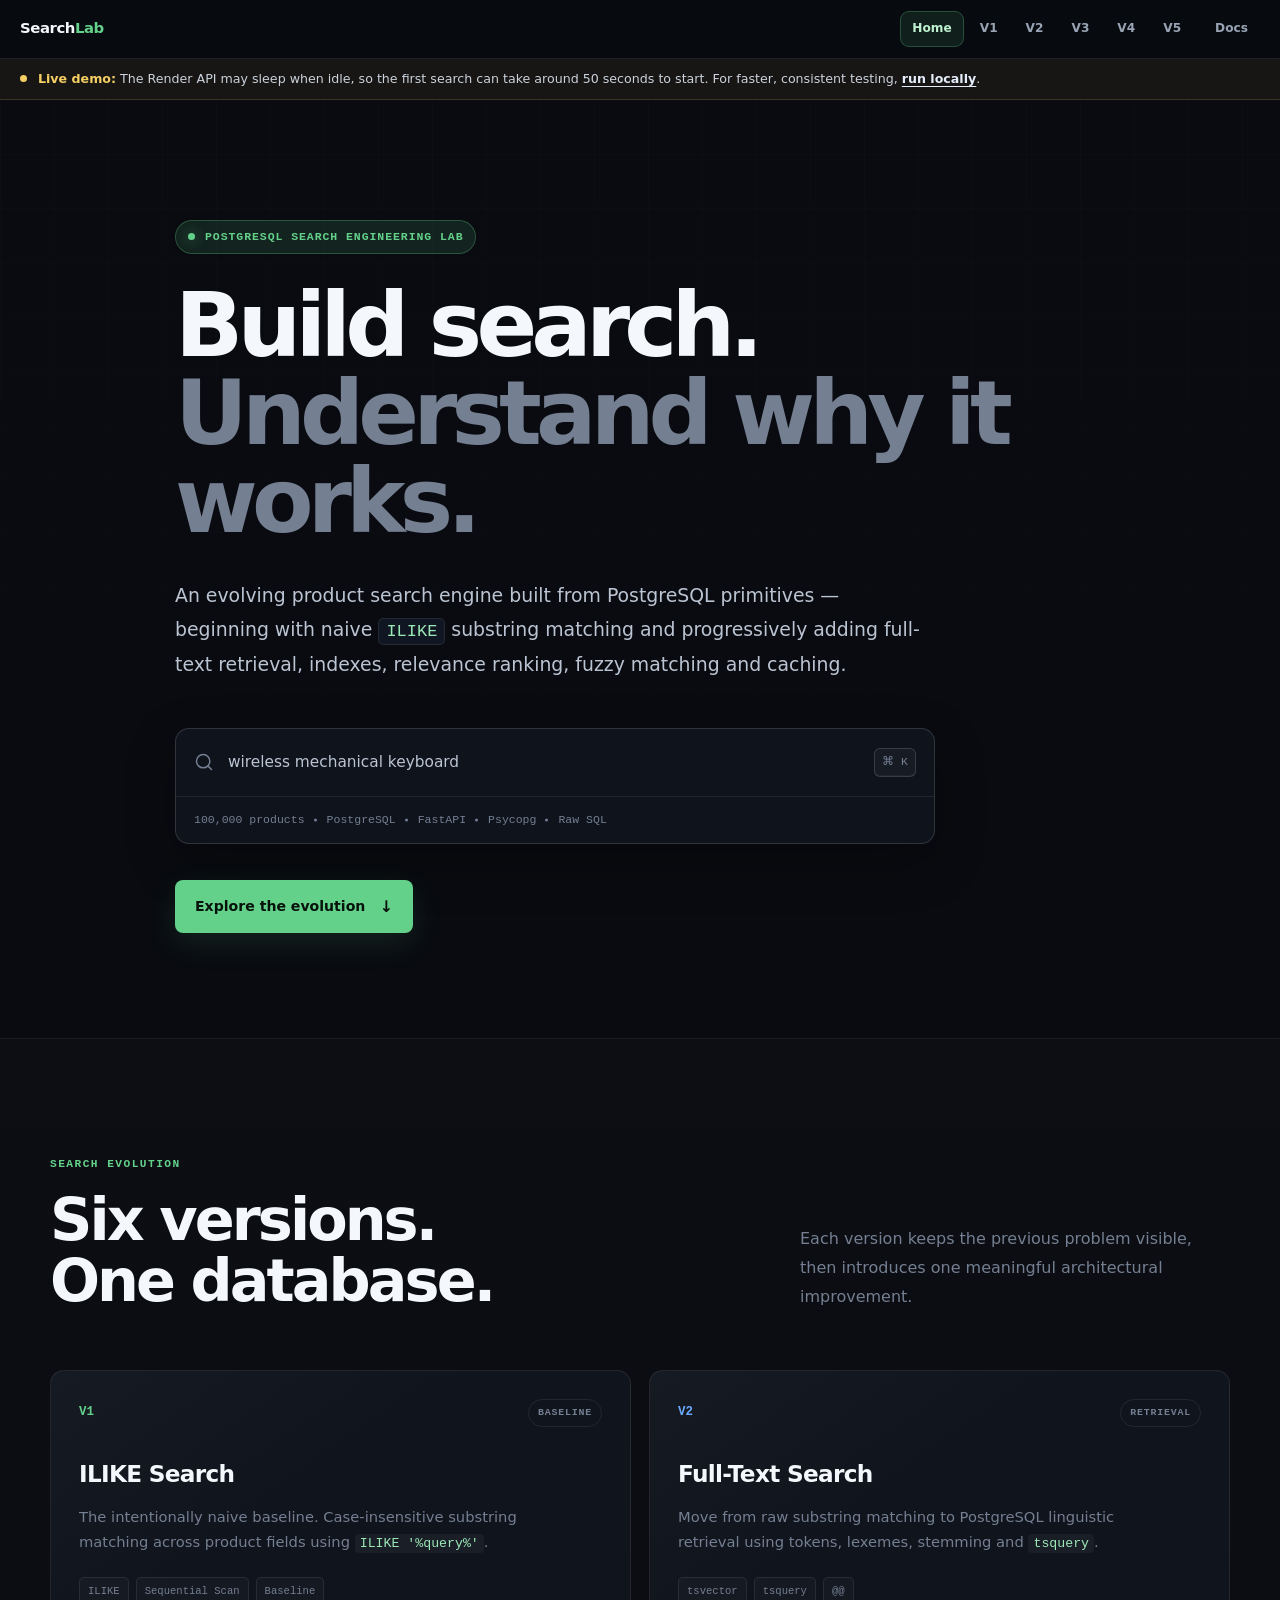
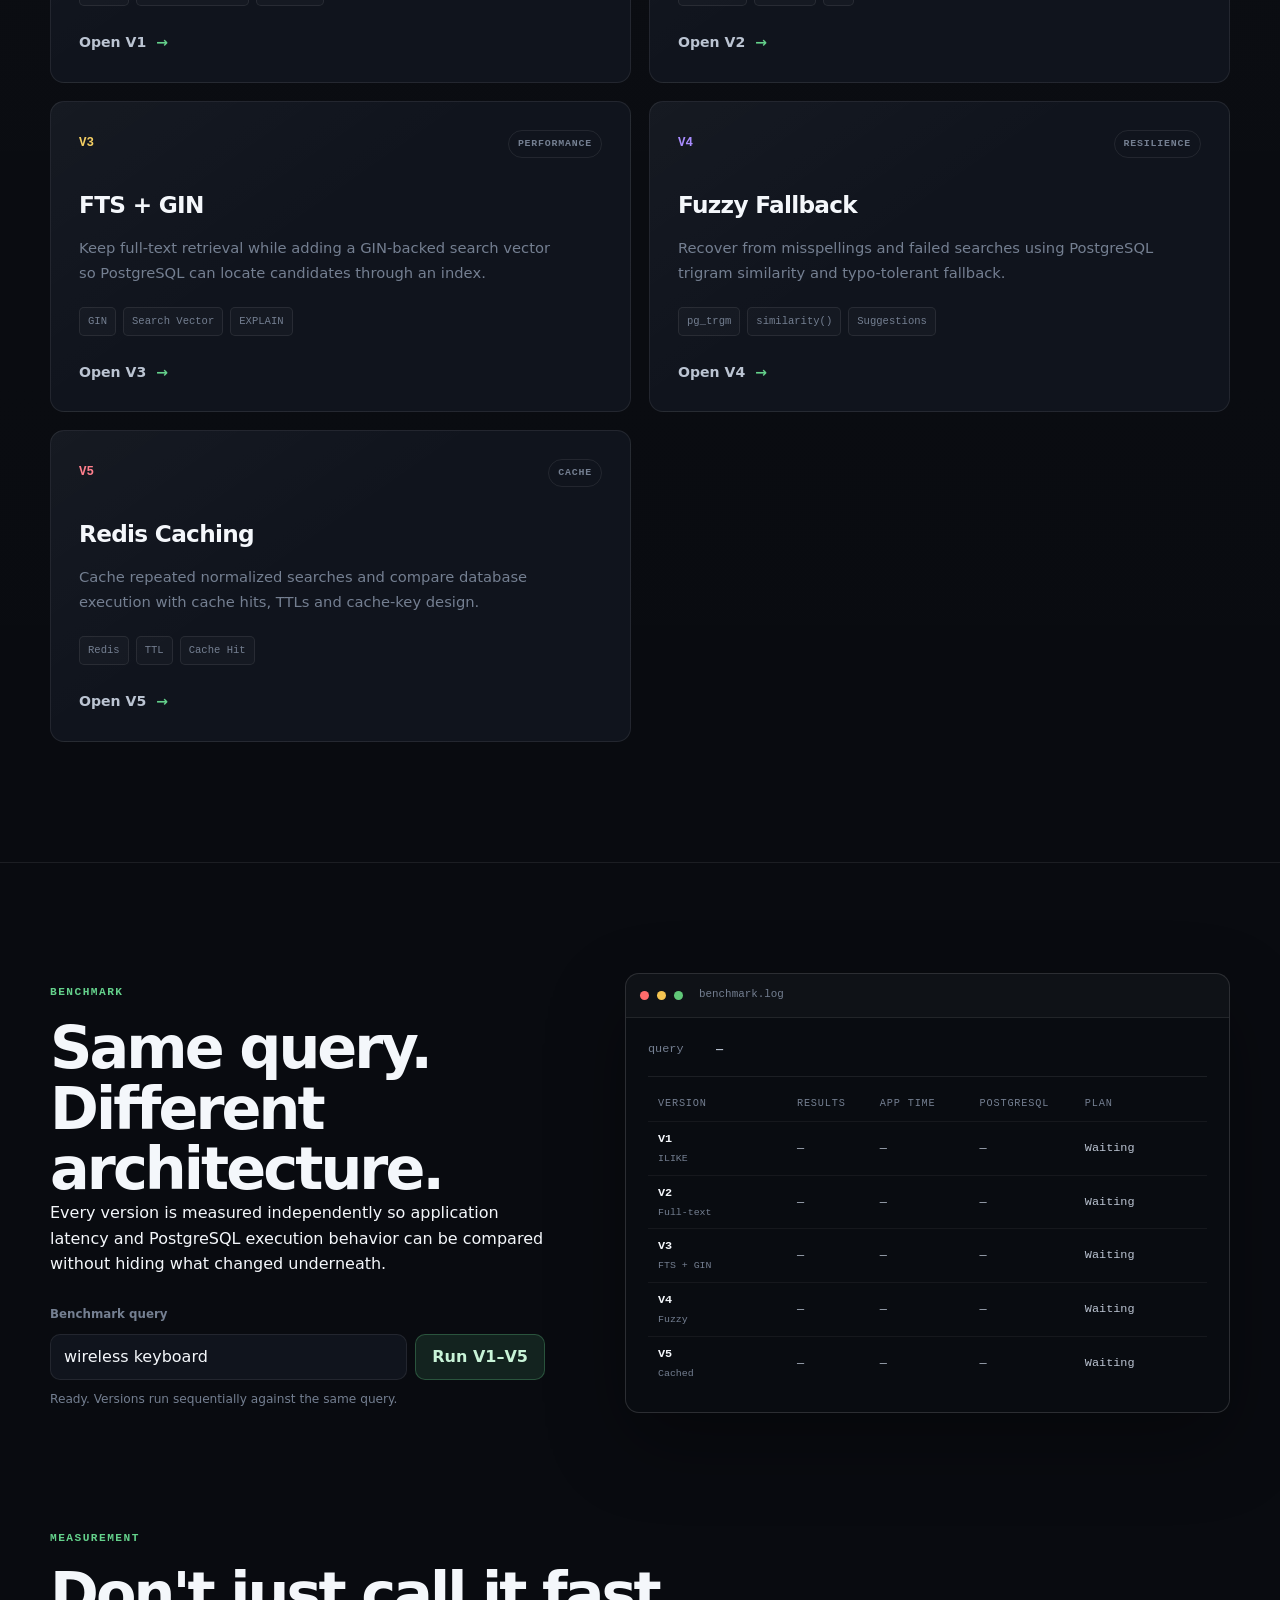
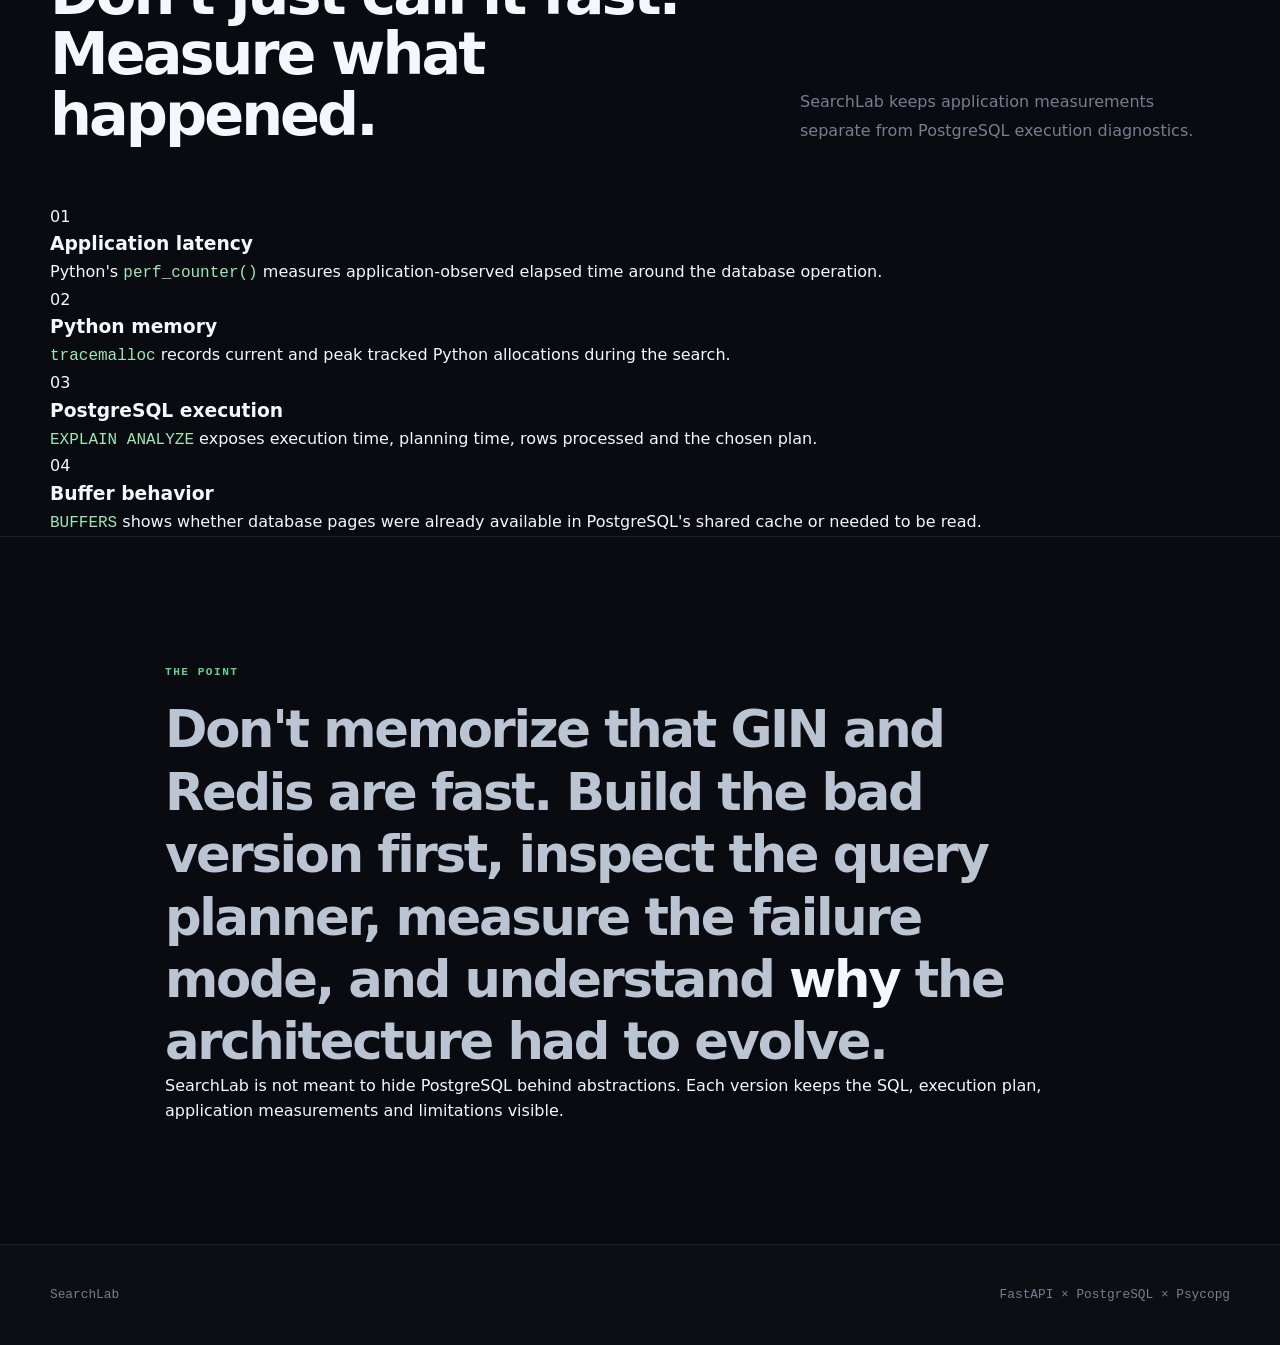
<file: frontend/index.html>
<!DOCTYPE html>
<html lang="en">

<head>
    <meta charset="UTF-8">

    <meta
        name="viewport"
        content="width=device-width, initial-scale=1.0"
    >

    <meta
        name="description"
        content="SearchLab — a PostgreSQL search engineering lab built with FastAPI."
    >

    <title>
        SearchLab — PostgreSQL Search Engineering
    </title>

    <link rel="icon" href="./favicon.svg" type="image/svg+xml">

    <link
        rel="stylesheet"
        href="./styles/style.css"
    >

    <link
        rel="stylesheet"
        href="./styles/navigation.css"
    >
</head>


<body>

    <!-- =========================================================
         NAVBAR
         ========================================================= -->

    <header class="navbar">

        <div class="container navbar-content">

            <a
                href="./index.html"
                class="logo"
            >
                Search<span>Lab</span>
            </a>


            <nav>

                <a href="#versions">
                    Versions
                </a>

                <a href="#benchmark">
                    Benchmark
                </a>

                <a href="#about">
                    About
                </a>

                <a
                    href="./docs/index.html"
                >
                    Docs
                </a>

            </nav>

        </div>

    </header>



    <main>

        <!-- =====================================================
             HERO
             ===================================================== -->

        <section class="hero">

            <div class="container hero-content">

                <div class="eyebrow">
                    PostgreSQL Search Engineering Lab
                </div>


                <h1>
                    Build search.
                    <br>

                    <span>
                        Understand why it works.
                    </span>
                </h1>


                <p class="hero-description">
                    An evolving product search engine built from
                    PostgreSQL primitives — beginning with naive
                    <code>ILIKE</code> substring matching and
                    progressively adding full-text retrieval,
                    indexes, relevance ranking, fuzzy matching
                    and caching.
                </p>



                <!-- SEARCH PREVIEW -->

                <div class="search-preview">

                    <div class="search-bar">

                        <svg
                            viewBox="0 0 24 24"
                            aria-hidden="true"
                        >
                            <path
                                d="m21 21-4.35-4.35m2.35-5.65A8 8 0 1 1 3 11a8 8 0 0 1 16 0Z"
                            />
                        </svg>


                        <span>
                            wireless mechanical keyboard
                        </span>


                        <kbd>
                            ⌘ K
                        </kbd>

                    </div>



                    <div class="preview-meta">

                        <span>
                            100,000 products
                        </span>

                        <span>
                            PostgreSQL
                        </span>

                        <span>
                            FastAPI
                        </span>

                        <span>
                            Psycopg
                        </span>

                        <span>
                            Raw SQL
                        </span>

                    </div>

                </div>



                <a
                    href="#versions"
                    class="primary-button"
                >
                    Explore the evolution

                    <span>
                        ↓
                    </span>
                </a>

            </div>

        </section>



        <!-- =====================================================
             VERSION ROADMAP
             ===================================================== -->

        <section
            class="versions-section"
            id="versions"
        >

            <div class="container">

                <div class="section-heading">

                    <div>

                        <span class="section-label">
                            SEARCH EVOLUTION
                        </span>


                        <h2>
                            Six versions.
                            <br>
                            One database.
                        </h2>

                    </div>


                    <p>
                        Each version keeps the previous problem visible,
                        then introduces one meaningful architectural
                        improvement.
                    </p>

                </div>



                <div class="version-grid">

                    <!-- =================================================
                         V1
                         ================================================= -->

                    <article
                        class="version-card"
                        data-version="v1"
                    >

                        <div class="version-top">

                            <span class="version-number">
                                V1
                            </span>

                            <span class="status">
                                BASELINE
                            </span>

                        </div>


                        <h3>
                            ILIKE Search
                        </h3>


                        <p>
                            The intentionally naive baseline.
                            Case-insensitive substring matching across
                            product fields using
                            <code>ILIKE '%query%'</code>.
                        </p>


                        <div class="tags">

                            <span>
                                ILIKE
                            </span>

                            <span>
                                Sequential Scan
                            </span>

                            <span>
                                Baseline
                            </span>

                        </div>


                        <a href="./v1/v1.html">

                            Open V1

                            <span>
                                →
                            </span>

                        </a>

                    </article>



                    <!-- =================================================
                         V2
                         ================================================= -->

                    <article
                        class="version-card"
                        data-version="v2"
                    >

                        <div class="version-top">

                            <span class="version-number">
                                V2
                            </span>

                            <span class="status">
                                RETRIEVAL
                            </span>

                        </div>


                        <h3>
                            Full-Text Search
                        </h3>


                        <p>
                            Move from raw substring matching to
                            PostgreSQL linguistic retrieval using
                            tokens, lexemes, stemming and
                            <code>tsquery</code>.
                        </p>


                        <div class="tags">

                            <span>
                                tsvector
                            </span>

                            <span>
                                tsquery
                            </span>

                            <span>
                                @@
                            </span>

                        </div>


                        <a href="./v2/v2.html">

                            Open V2

                            <span>
                                →
                            </span>

                        </a>

                    </article>



                    <!-- =================================================
                         V3
                         ================================================= -->

                    <article
                        class="version-card"
                        data-version="v3"
                    >

                        <div class="version-top">

                            <span class="version-number">
                                V3
                            </span>

                            <span class="status">
                                PERFORMANCE
                            </span>

                        </div>


                        <h3>
                            FTS + GIN
                        </h3>


                        <p>
                            Keep full-text retrieval while adding a
                            GIN-backed search vector so PostgreSQL can
                            locate candidates through an index.
                        </p>


                        <div class="tags">

                            <span>
                                GIN
                            </span>

                            <span>
                                Search Vector
                            </span>

                            <span>
                                EXPLAIN
                            </span>

                        </div>


                        <a href="./v3/v3.html">

                            Open V3

                            <span>
                                →
                            </span>

                        </a>

                    </article>



                    <!-- =================================================
                         V4
                         ================================================= -->

                    <article
                        class="version-card"
                        data-version="v4"
                    >

                        <div class="version-top">

                            <span class="version-number">
                                V4
                            </span>

                            <span class="status">
                                RESILIENCE
                            </span>

                        </div>


                        <h3>
                            Fuzzy Fallback
                        </h3>


                        <p>
                            Recover from misspellings and failed
                            searches using PostgreSQL trigram
                            similarity and typo-tolerant fallback.
                        </p>


                        <div class="tags">

                            <span>
                                pg_trgm
                            </span>

                            <span>
                                similarity()
                            </span>

                            <span>
                                Suggestions
                            </span>

                        </div>


                        <a href="./v4/v4.html">

                            Open V4

                            <span>
                                →
                            </span>

                        </a>

                    </article>



                    <!-- =================================================
                         V5
                         ================================================= -->

                    <article
                        class="version-card"
                        data-version="v5"
                    >

                        <div class="version-top">

                            <span class="version-number">
                                V5
                            </span>

                            <span class="status">
                                CACHE
                            </span>

                        </div>


                        <h3>
                            Redis Caching
                        </h3>


                        <p>
                            Cache repeated normalized searches and
                            compare database execution with cache hits,
                            TTLs and cache-key design.
                        </p>


                        <div class="tags">

                            <span>
                                Redis
                            </span>

                            <span>
                                TTL
                            </span>

                            <span>
                                Cache Hit
                            </span>

                        </div>


                        <a href="./v5/v5.html">

                            Open V5

                            <span>
                                →
                            </span>

                        </a>

                    </article>

                </div>

            </div>

        </section>



        <!-- =====================================================
             BENCHMARK
             ===================================================== -->

        <section
            class="benchmark-section"
            id="benchmark"
        >

            <div class="container benchmark">

                <div>

                    <span class="section-label">
                        BENCHMARK
                    </span>


                    <h2>
                        Same query.
                        <br>
                        Different architecture.
                    </h2>


                    <p class="benchmark-description">
                        Every version is measured independently so
                        application latency and PostgreSQL execution
                        behavior can be compared without hiding what
                        changed underneath.
                    </p>

                    <form id="benchmark-form" class="benchmark-controls">
                        <label for="benchmark-query">Benchmark query</label>
                        <div>
                            <input id="benchmark-query" name="q" type="search" value="wireless keyboard" minlength="1" maxlength="200" autocomplete="off" required>
                            <button id="benchmark-run" type="submit">Run V1–V5</button>
                        </div>
                        <p id="benchmark-status" class="benchmark-status" role="status">
                            Ready. Versions run sequentially against the same query.
                        </p>
                    </form>

                </div>



                <div class="terminal">

                    <div class="terminal-header">

                        <span></span>
                        <span></span>
                        <span></span>

                        <p>
                            benchmark.log
                        </p>

                    </div>


                    <div class="benchmark-output" aria-live="polite">
                        <div class="benchmark-output__meta">
                            <span>query</span>
                            <strong id="benchmark-active-query">—</strong>
                        </div>
                        <div class="benchmark-output__head" aria-hidden="true">
                            <span>Version</span><span>Results</span><span>App time</span><span>PostgreSQL</span><span>Plan</span>
                        </div>
                        <div id="benchmark-rows" class="benchmark-output__rows">
                            <div class="benchmark-output__row" data-benchmark-version="v1"><strong>V1 <small>ILIKE</small></strong><span data-field="results">—</span><span data-field="app">—</span><span data-field="db">—</span><span data-field="plan">Waiting</span></div>
                            <div class="benchmark-output__row" data-benchmark-version="v2"><strong>V2 <small>Full-text</small></strong><span data-field="results">—</span><span data-field="app">—</span><span data-field="db">—</span><span data-field="plan">Waiting</span></div>
                            <div class="benchmark-output__row" data-benchmark-version="v3"><strong>V3 <small>FTS + GIN</small></strong><span data-field="results">—</span><span data-field="app">—</span><span data-field="db">—</span><span data-field="plan">Waiting</span></div>
                            <div class="benchmark-output__row" data-benchmark-version="v4"><strong>V4 <small>Fuzzy</small></strong><span data-field="results">—</span><span data-field="app">—</span><span data-field="db">—</span><span data-field="plan">Waiting</span></div>
                            <div class="benchmark-output__row" data-benchmark-version="v5"><strong>V5 <small>Cached</small></strong><span data-field="results">—</span><span data-field="app">—</span><span data-field="db">—</span><span data-field="plan">Waiting</span></div>
                        </div>
                    </div>

                </div>

            </div>

        </section>



        <!-- =====================================================
             WHAT WE MEASURE
             ===================================================== -->

        <section class="measurement-section">

            <div class="container">

                <div class="section-heading">

                    <div>

                        <span class="section-label">
                            MEASUREMENT
                        </span>


                        <h2>
                            Don't just call it fast.
                            <br>
                            Measure what happened.
                        </h2>

                    </div>


                    <p>
                        SearchLab keeps application measurements
                        separate from PostgreSQL execution diagnostics.
                    </p>

                </div>



                <div class="measurement-grid">

                    <article>

                        <span>
                            01
                        </span>

                        <h3>
                            Application latency
                        </h3>

                        <p>
                            Python's
                            <code>perf_counter()</code>
                            measures application-observed elapsed
                            time around the database operation.
                        </p>

                    </article>



                    <article>

                        <span>
                            02
                        </span>

                        <h3>
                            Python memory
                        </h3>

                        <p>
                            <code>tracemalloc</code>
                            records current and peak tracked Python
                            allocations during the search.
                        </p>

                    </article>



                    <article>

                        <span>
                            03
                        </span>

                        <h3>
                            PostgreSQL execution
                        </h3>

                        <p>
                            <code>EXPLAIN ANALYZE</code>
                            exposes execution time, planning time,
                            rows processed and the chosen plan.
                        </p>

                    </article>



                    <article>

                        <span>
                            04
                        </span>

                        <h3>
                            Buffer behavior
                        </h3>

                        <p>
                            <code>BUFFERS</code>
                            shows whether database pages were already
                            available in PostgreSQL's shared cache or
                            needed to be read.
                        </p>

                    </article>

                </div>

            </div>

        </section>



        <!-- =====================================================
             ABOUT
             ===================================================== -->

        <section
            class="about-section"
            id="about"
        >

            <div class="container about">

                <span class="section-label">
                    THE POINT
                </span>


                <blockquote>
                    Don't memorize that GIN and Redis are fast.
                    Build the bad version first, inspect the query
                    planner, measure the failure mode, and understand
                    <strong>why</strong>
                    the architecture had to evolve.
                </blockquote>


                <p>
                    SearchLab is not meant to hide PostgreSQL behind
                    abstractions. Each version keeps the SQL,
                    execution plan, application measurements and
                    limitations visible.
                </p>

            </div>

        </section>

    </main>



    <!-- =========================================================
         FOOTER
         ========================================================= -->

    <footer>

        <div class="container footer-content">

            <p>
                SearchLab
            </p>


            <p>
                FastAPI × PostgreSQL × Psycopg
            </p>

        </div>

    </footer>



    <script
        type="module"
        src="./scripts/script.js"
    ></script>

    <script
        src="./scripts/navigation.js"
        data-root="."
        data-current="home"
        defer
    ></script>

</body>

</html>
</file>
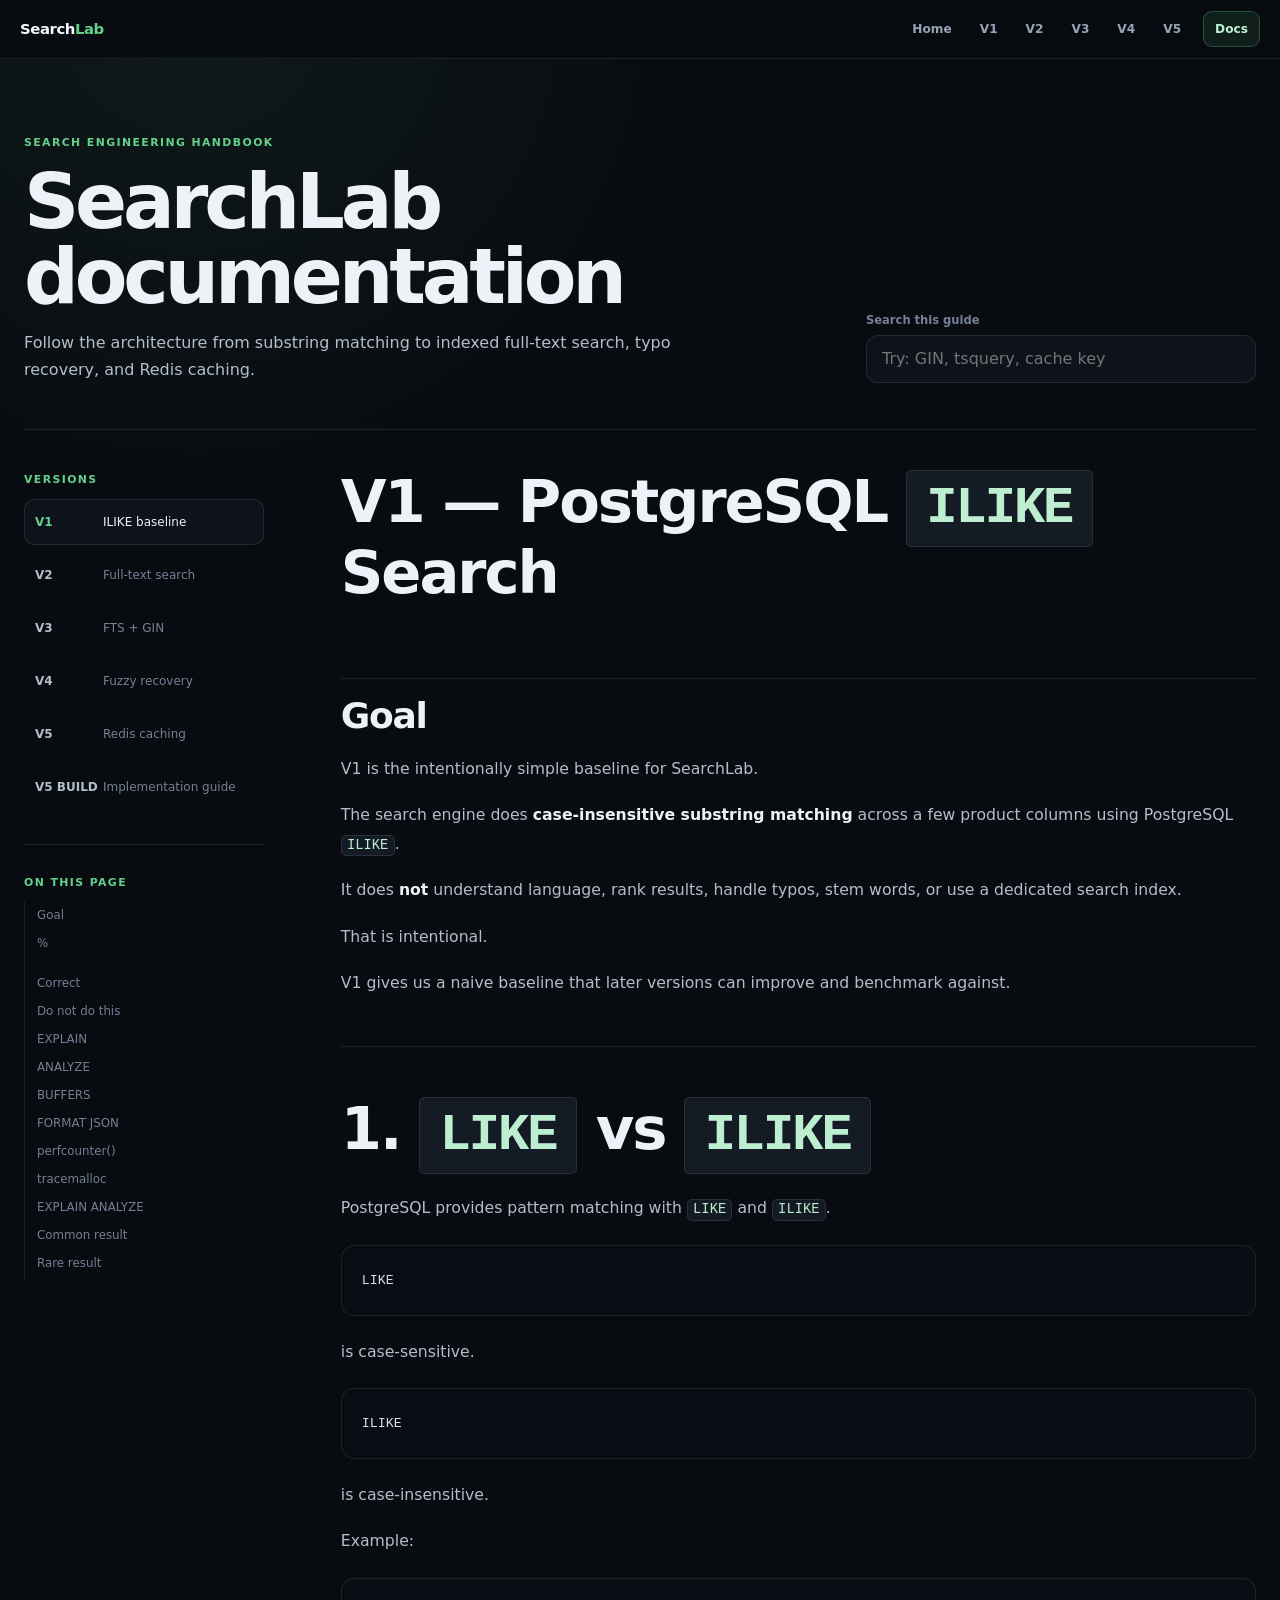
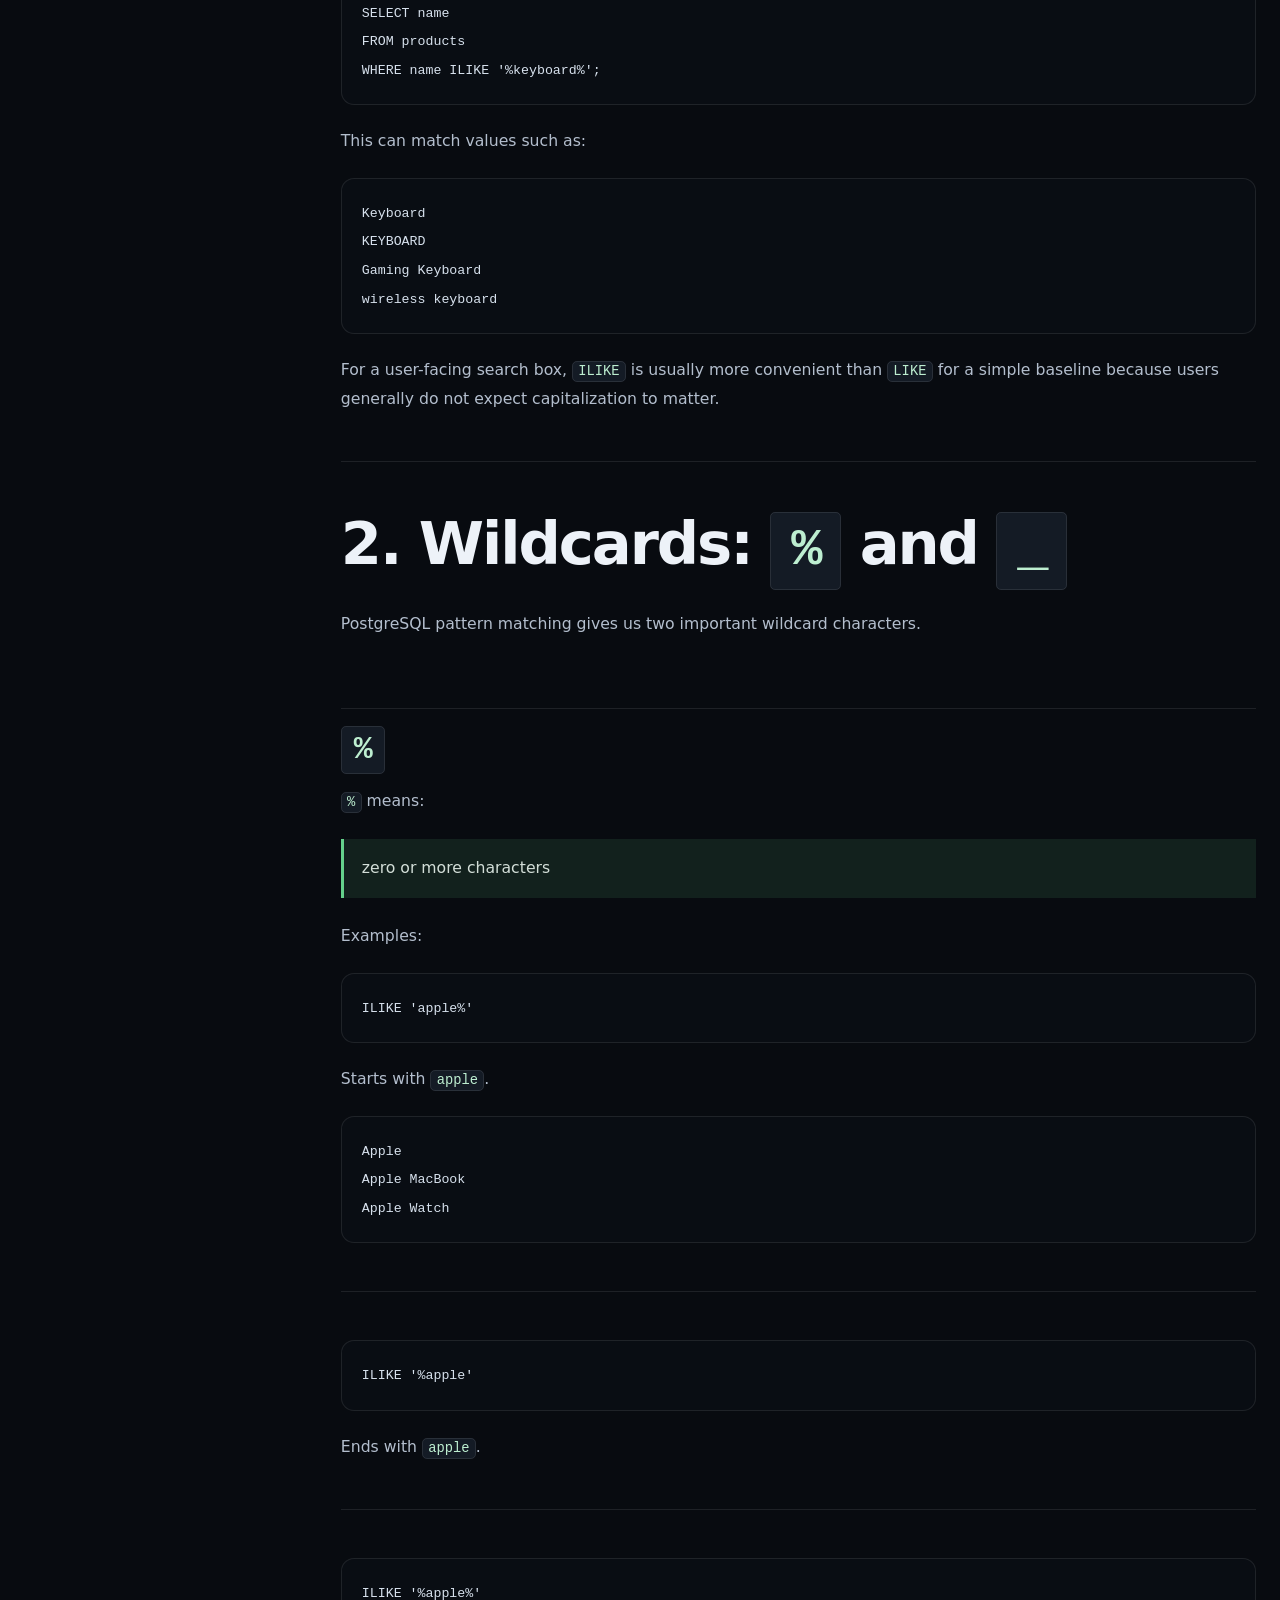
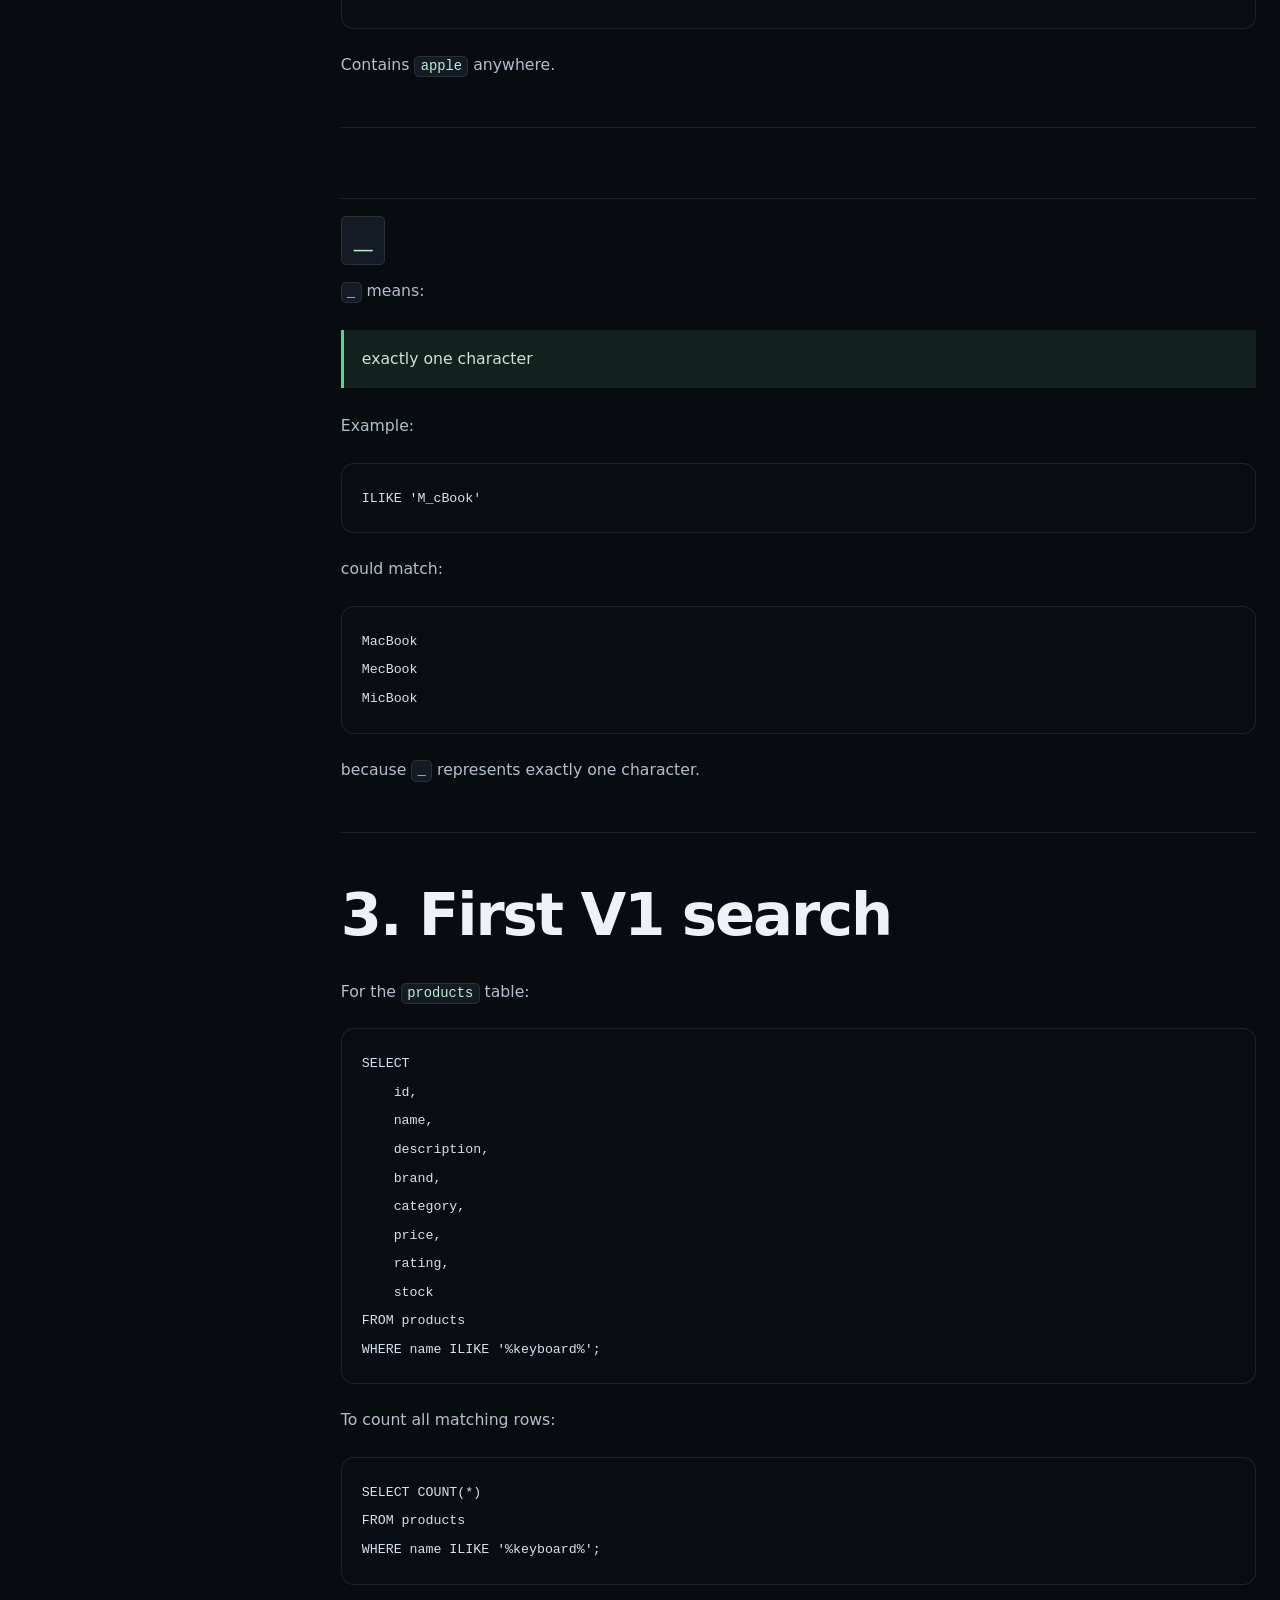
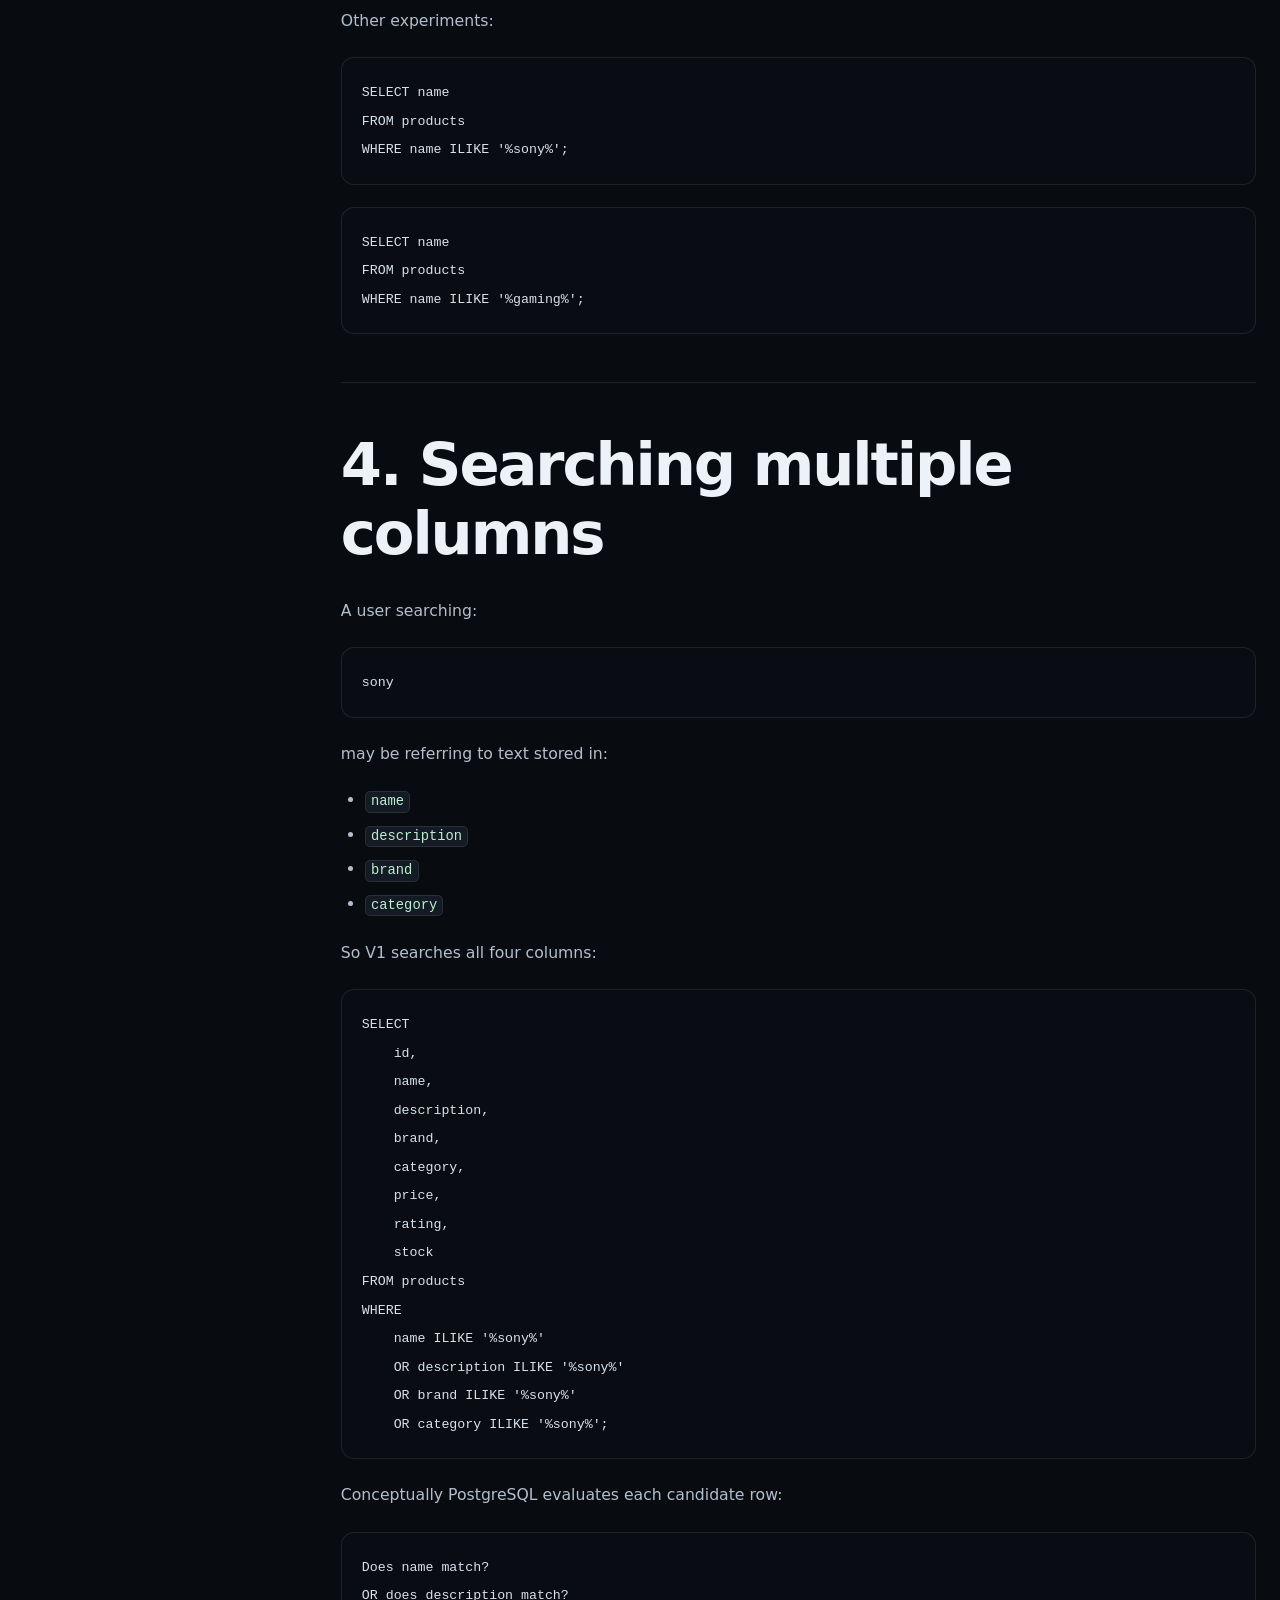
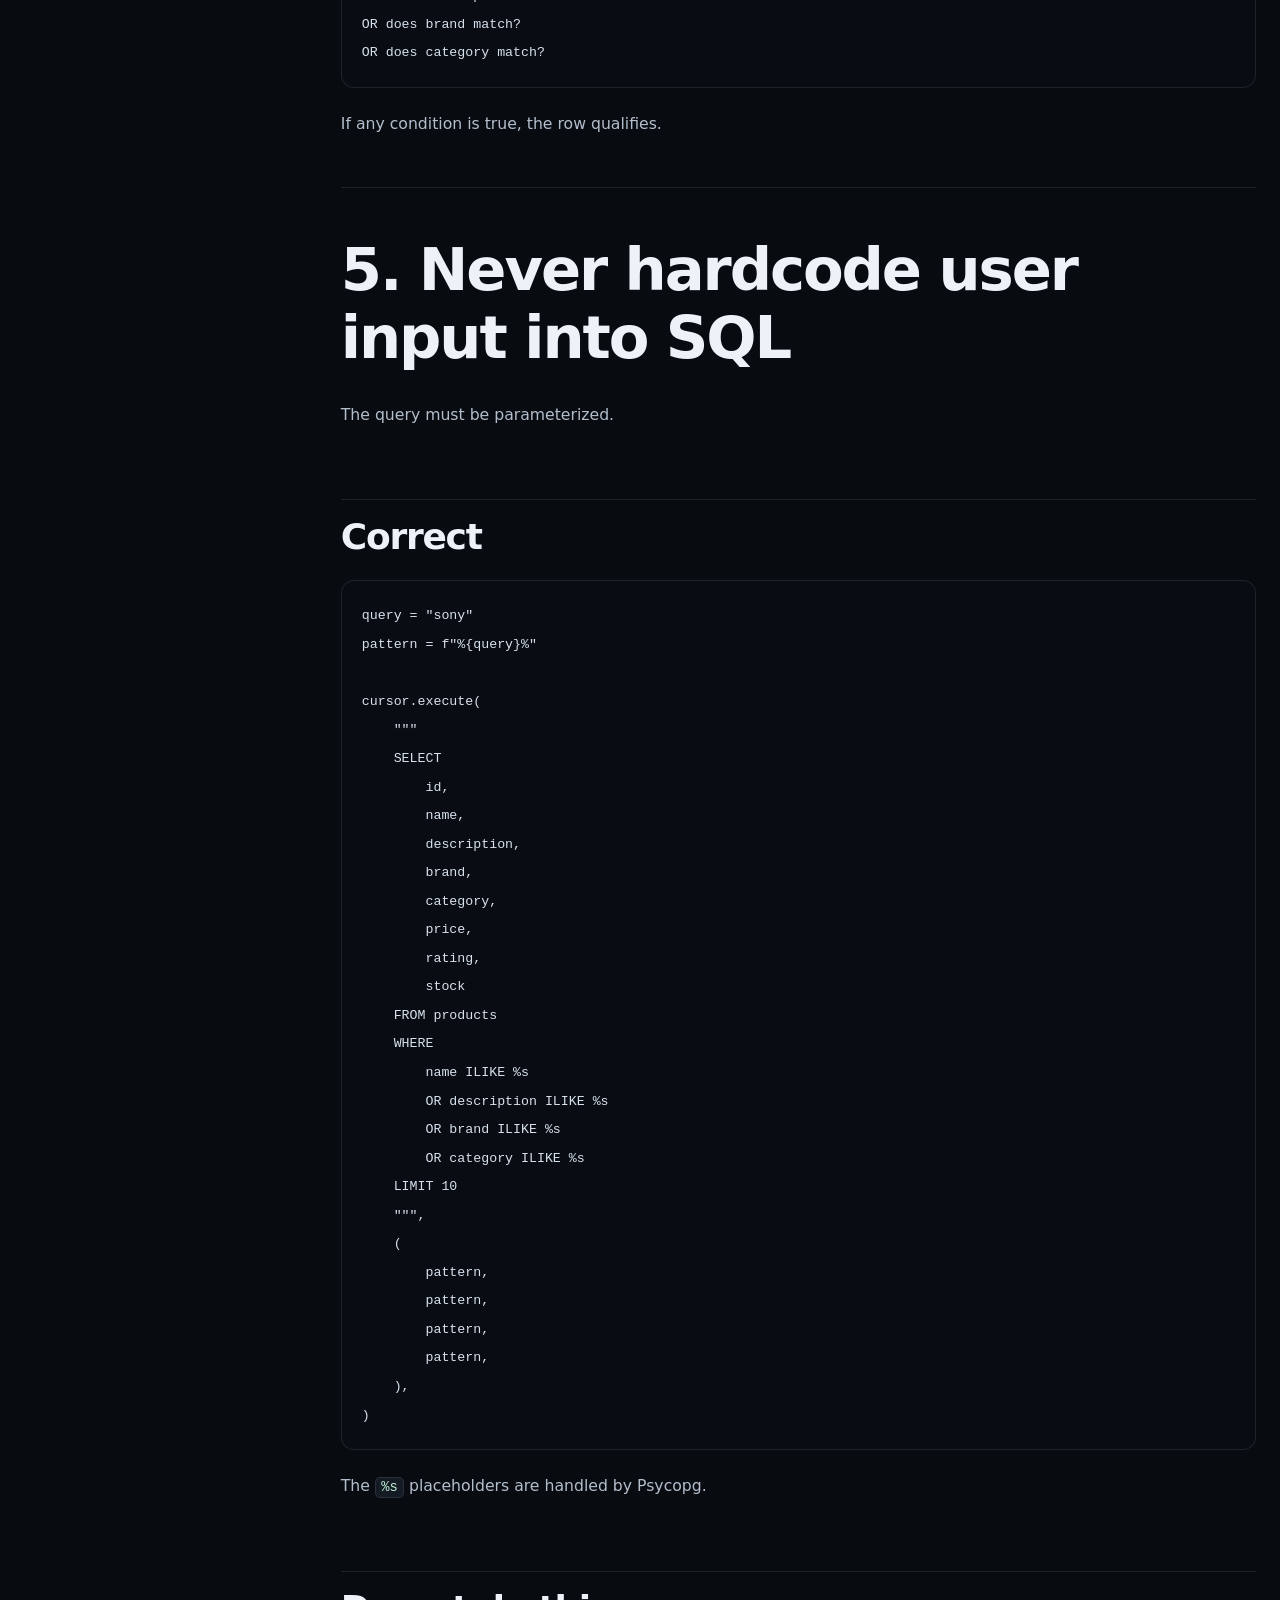
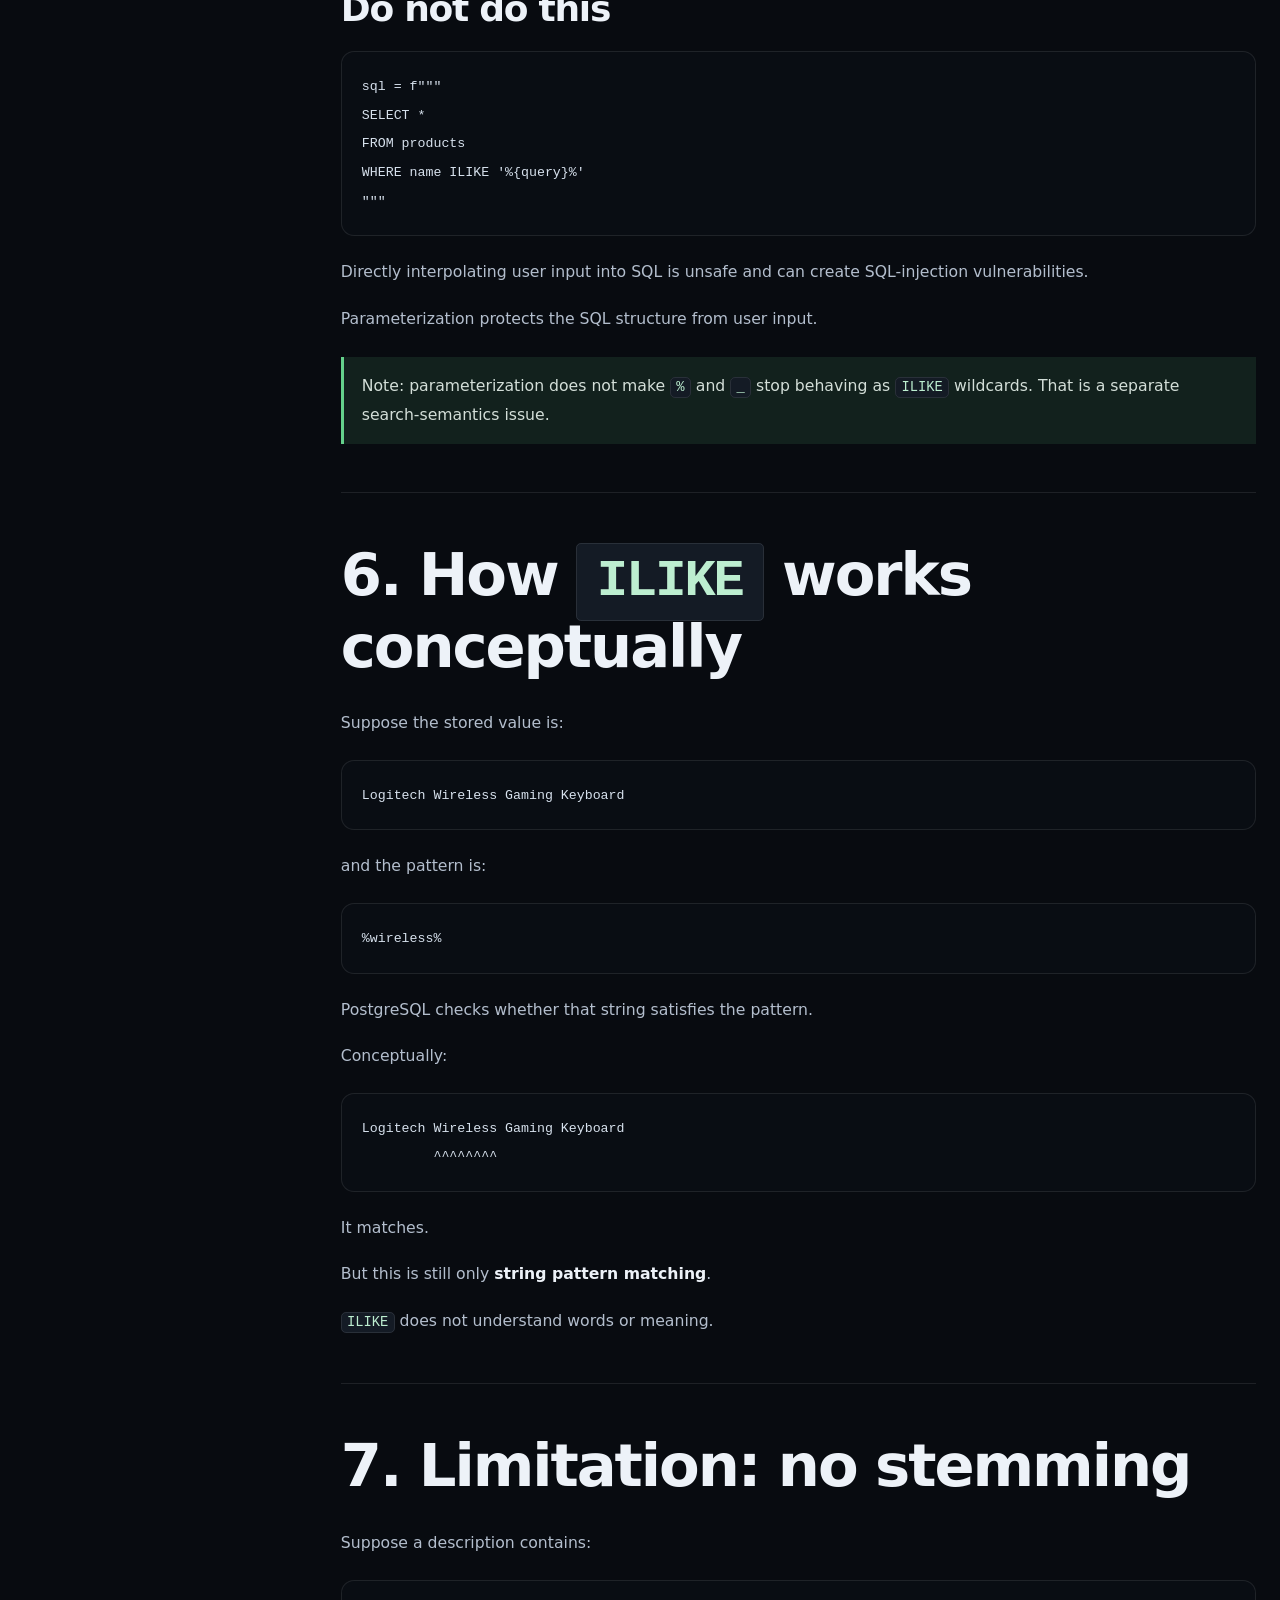
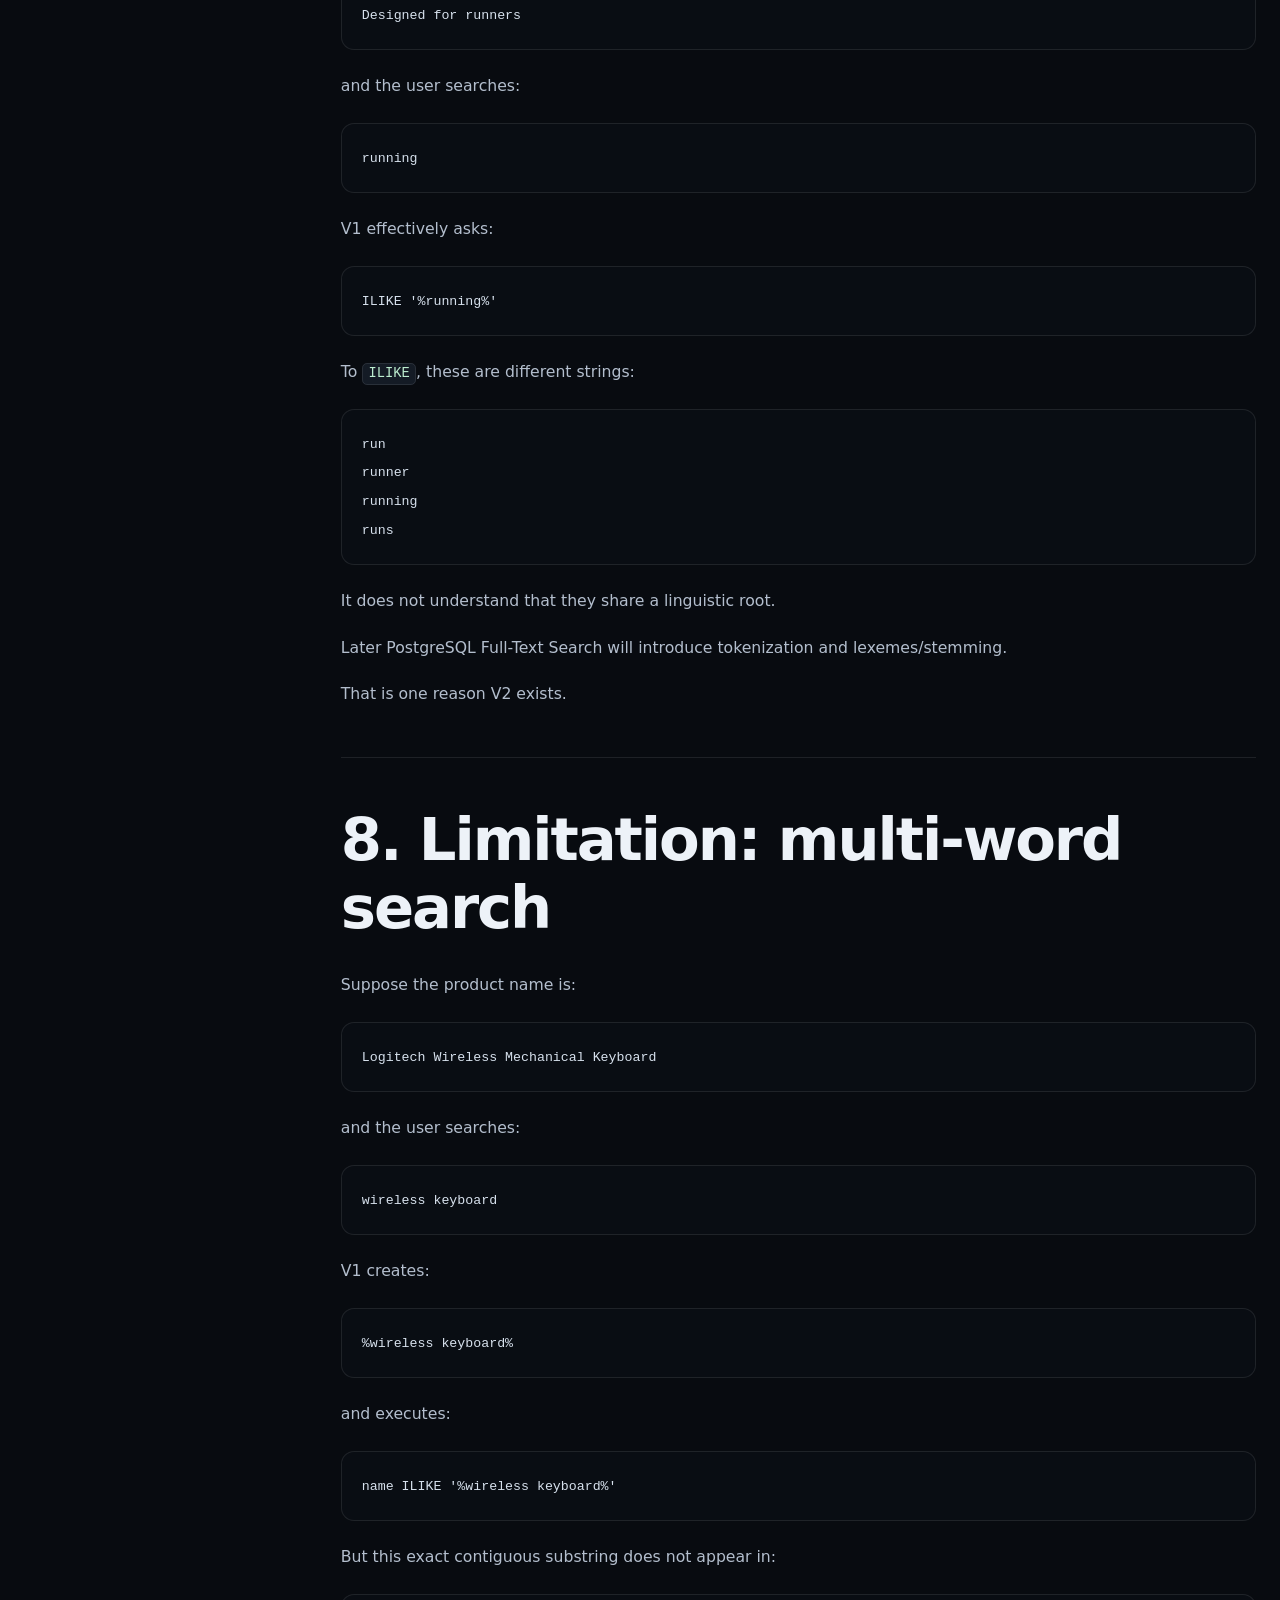
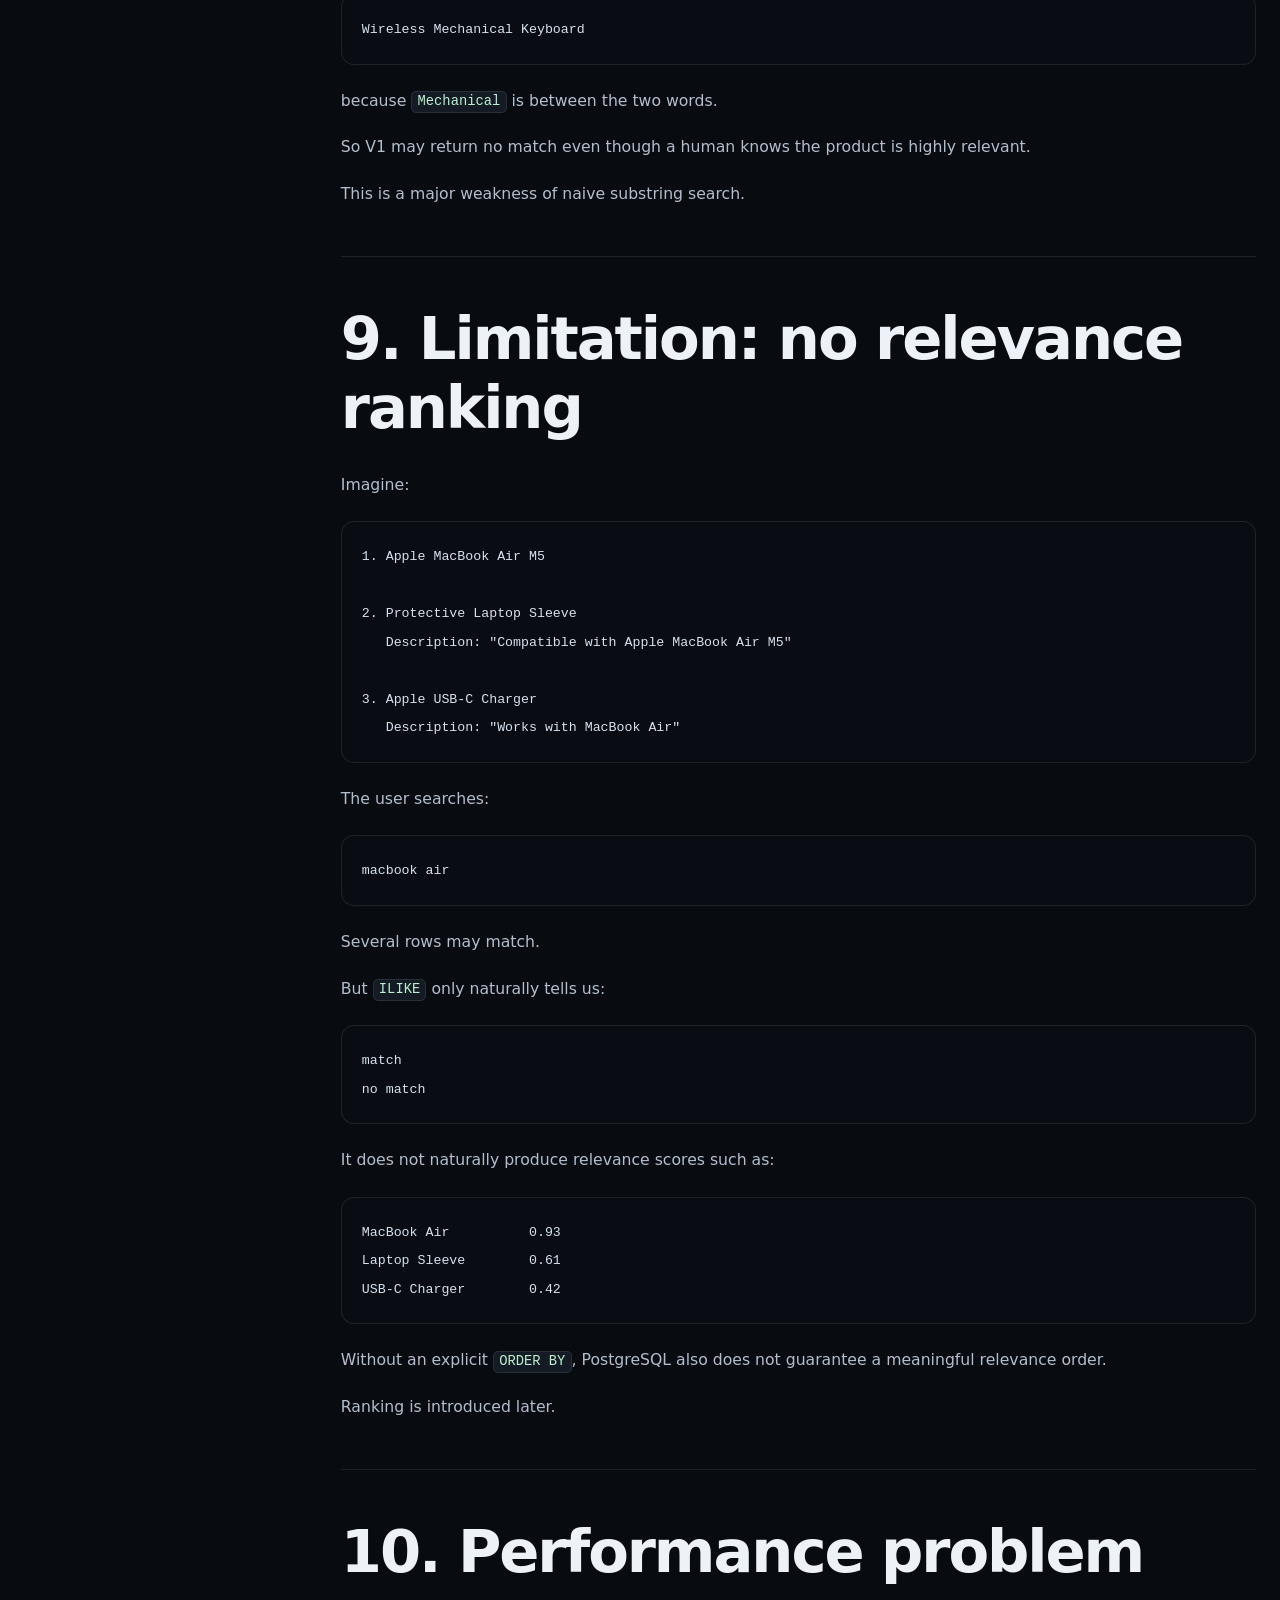
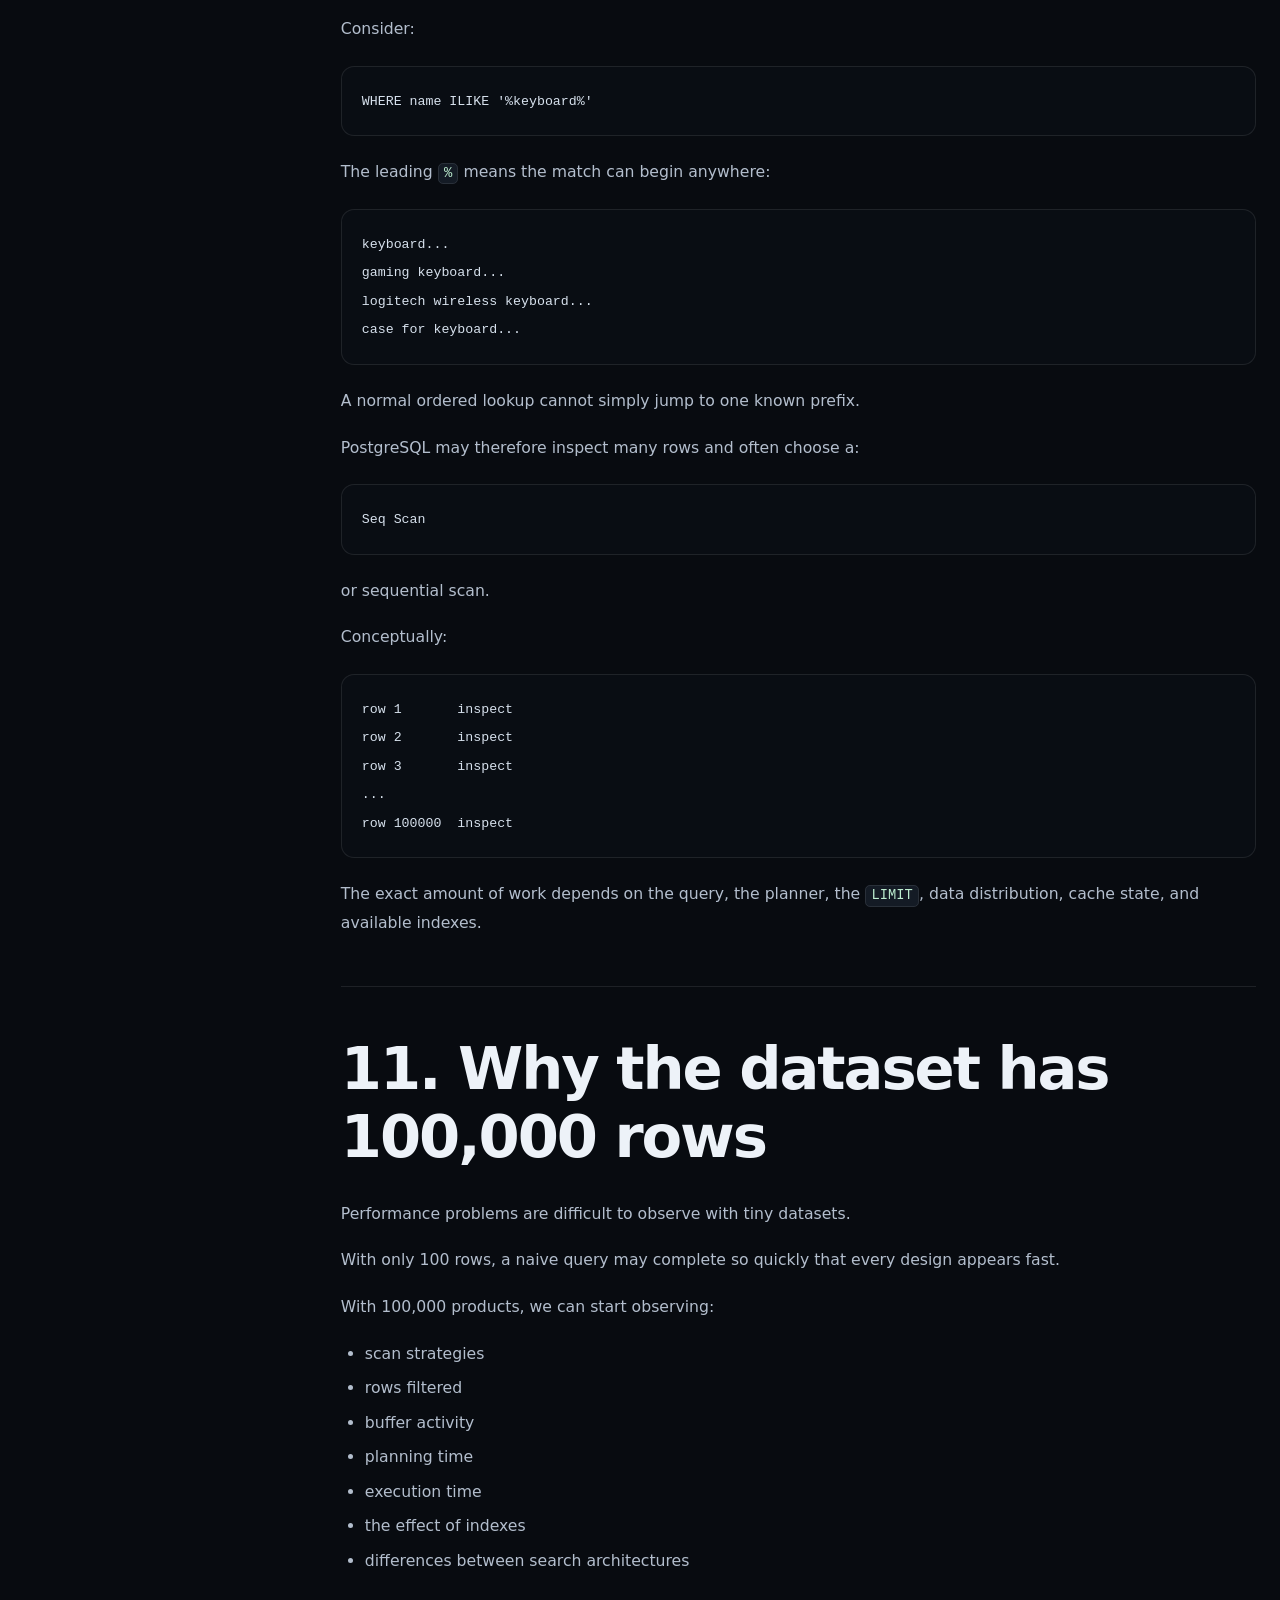
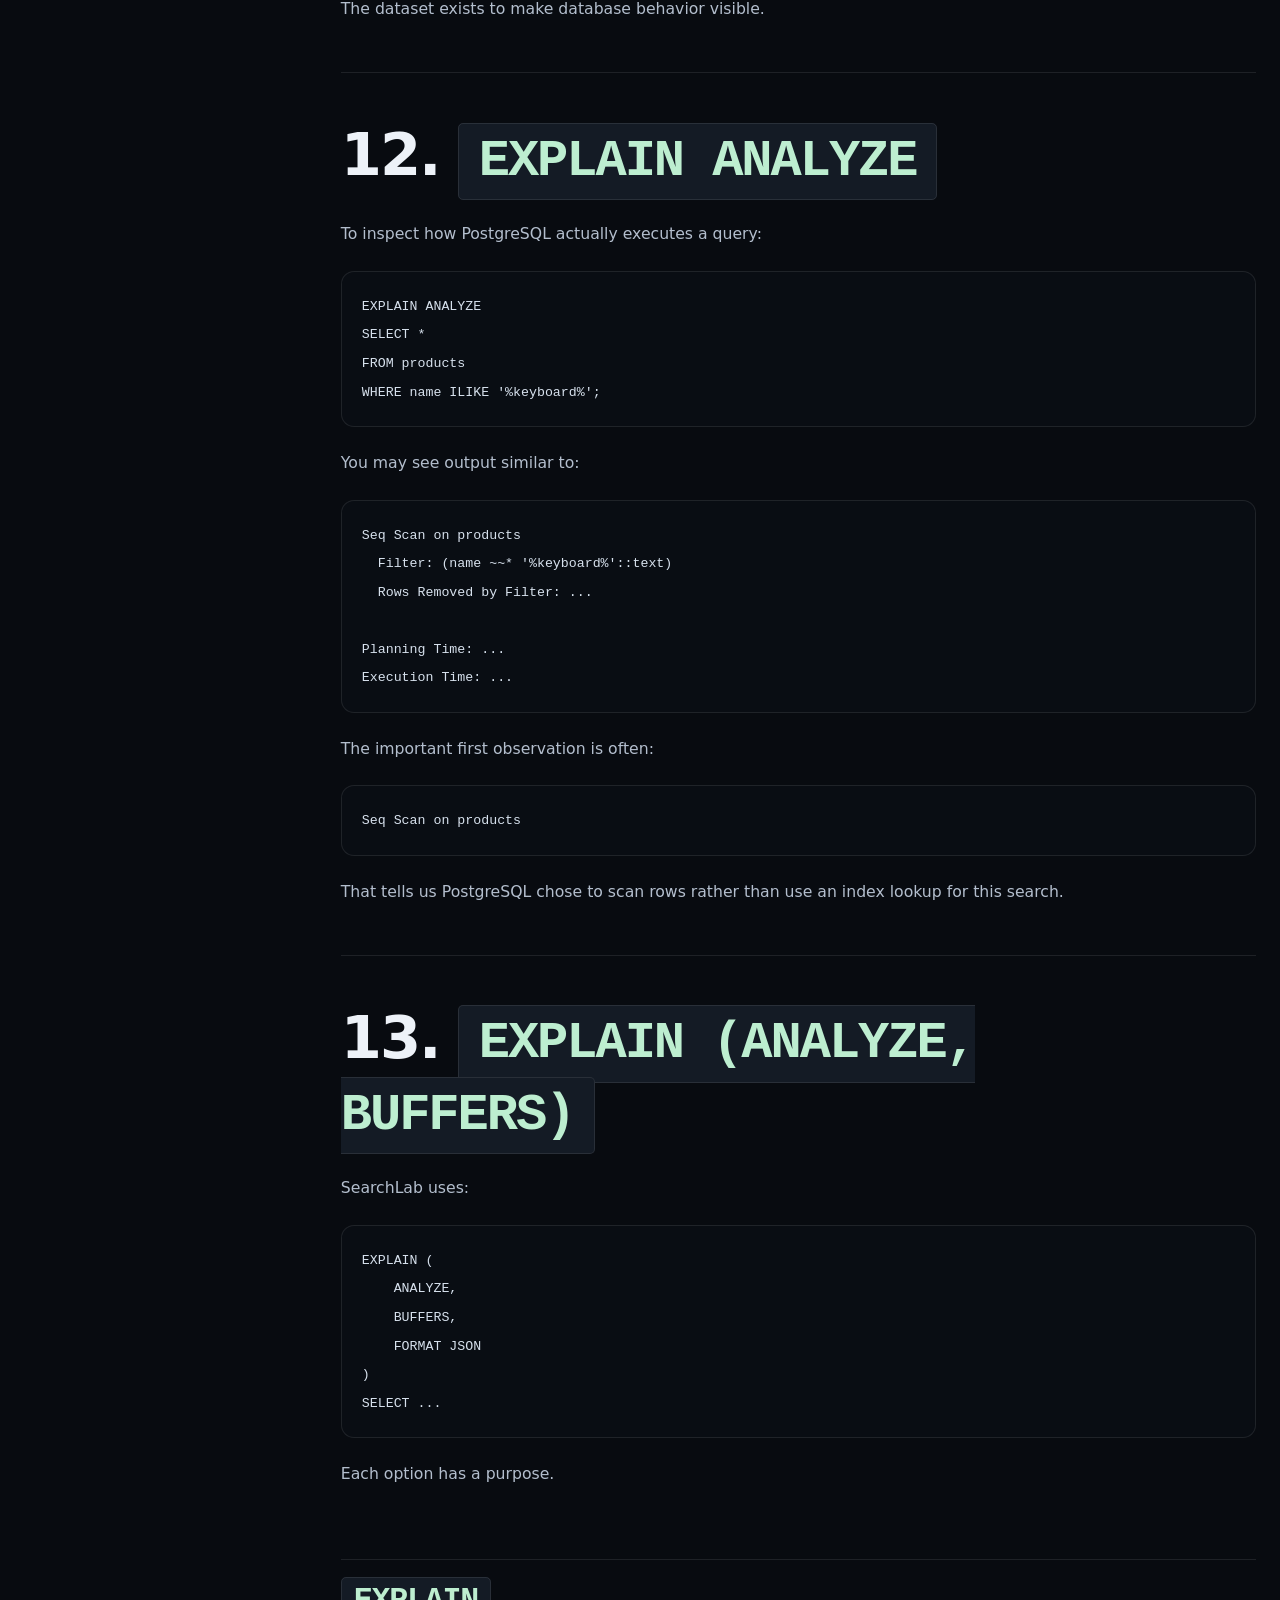
<file: frontend/docs/index.html>
<!DOCTYPE html>
<html lang="en">
<head>
    <meta charset="UTF-8">
    <meta name="viewport" content="width=device-width, initial-scale=1.0">
    <meta name="description" content="SearchLab documentation for PostgreSQL search versions V1 through V5.">
    <title>SearchLab Documentation</title>
    <link rel="icon" href="../favicon.svg" type="image/svg+xml">
    <link rel="stylesheet" href="../styles/navigation.css">
    <link rel="stylesheet" href="./docs.css">
</head>
<body>
    <header class="docs-hero">
        <div>
            <span class="docs-eyebrow">SEARCH ENGINEERING HANDBOOK</span>
            <h1>SearchLab documentation</h1>
            <p>
                Follow the architecture from substring matching to indexed full-text search,
                typo recovery, and Redis caching.
            </p>
        </div>
        <label class="docs-search">
            <span>Search this guide</span>
            <input id="docs-search" type="search" placeholder="Try: GIN, tsquery, cache key" autocomplete="off">
        </label>
    </header>

    <main class="docs-layout">
        <aside class="docs-sidebar" aria-label="Documentation versions">
            <div class="docs-sidebar__sticky">
                <span class="docs-sidebar__label">Versions</span>
                <nav id="docs-version-navigation" class="docs-version-navigation"></nav>
                <div class="docs-toc-wrap">
                    <span class="docs-sidebar__label">On this page</span>
                    <nav id="docs-toc" class="docs-toc"></nav>
                </div>
            </div>
        </aside>

        <section class="docs-content">
            <div id="docs-status" class="docs-status" role="status">Loading documentation…</div>
            <div id="docs-search-results" class="docs-search-results" hidden></div>
            <article id="docs-article" class="markdown-body" hidden></article>
            <nav class="docs-pagination" aria-label="Adjacent documentation">
                <a id="docs-previous" href="#"></a>
                <a id="docs-next" href="#"></a>
            </nav>
        </section>
    </main>

    <script src="../scripts/navigation.js" data-root=".." data-current="docs" defer></script>
    <script src="./docs.js" defer></script>
</body>
</html>
</file>
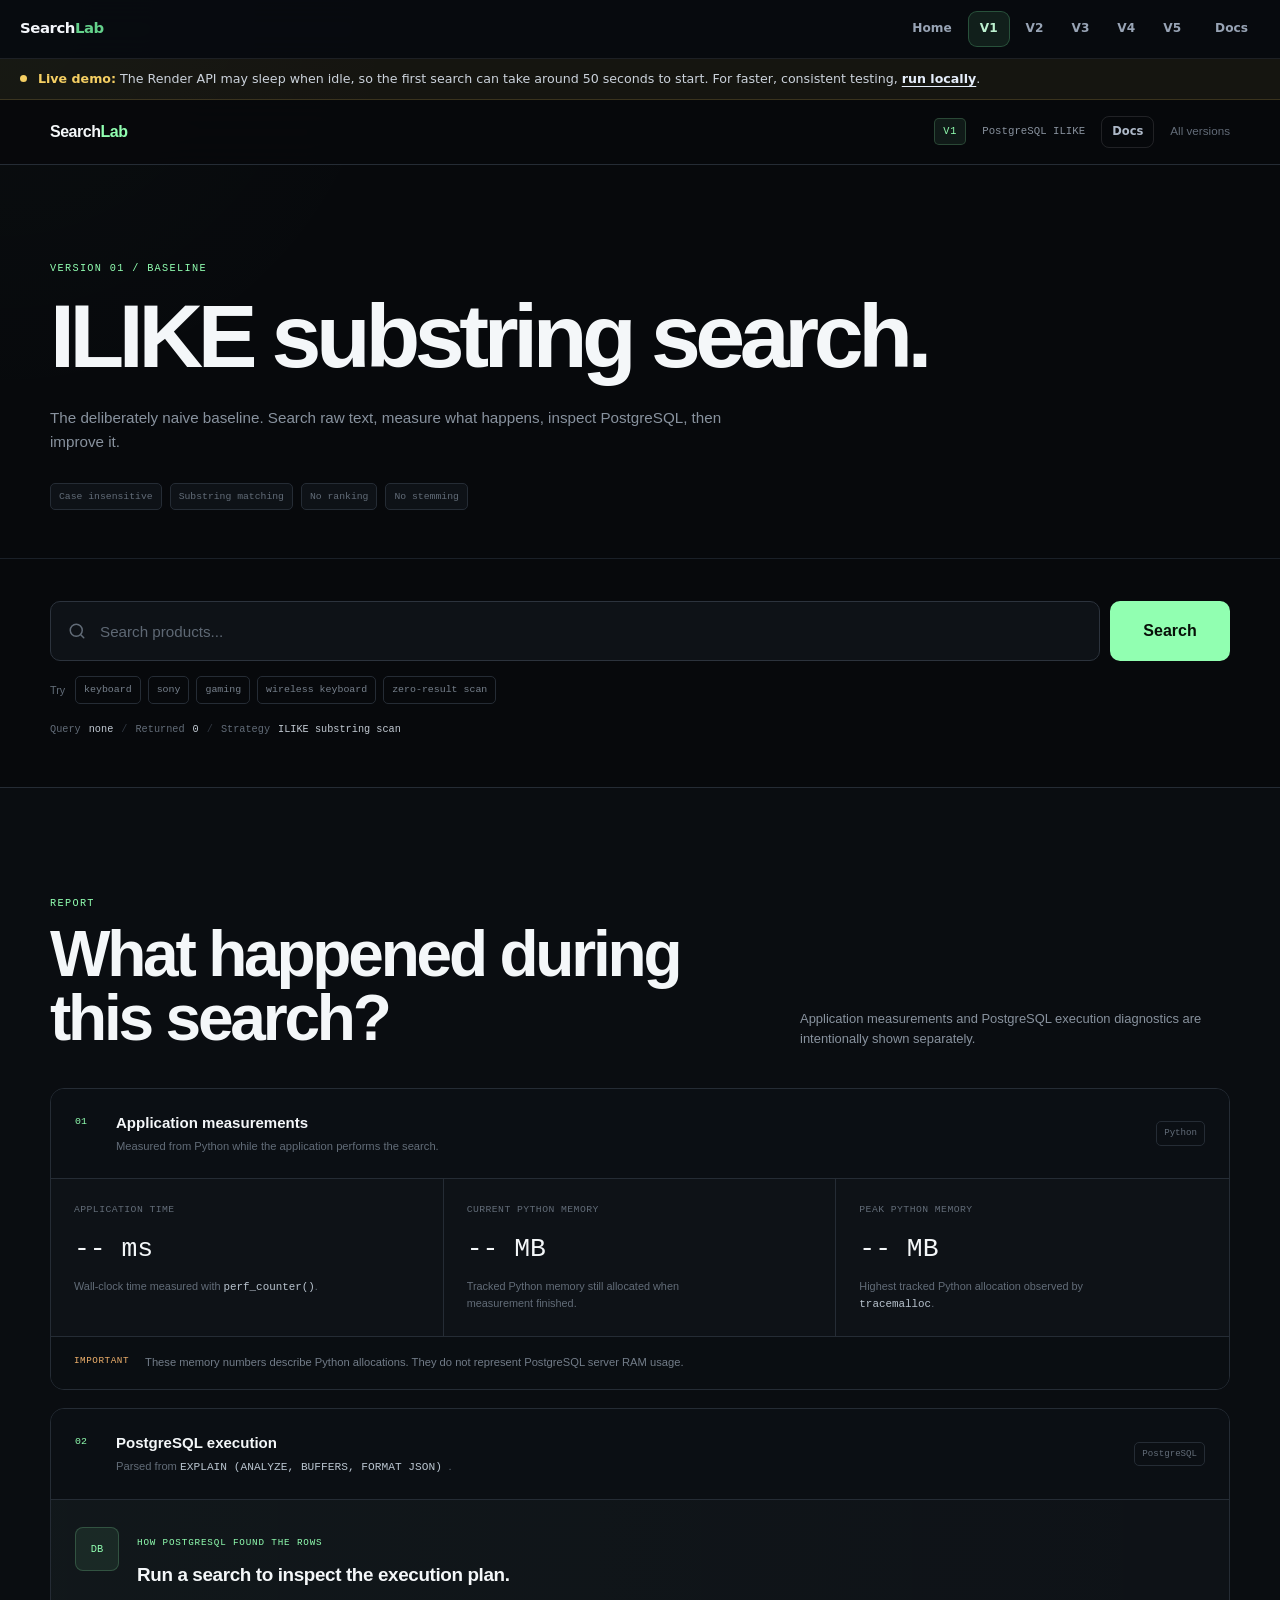
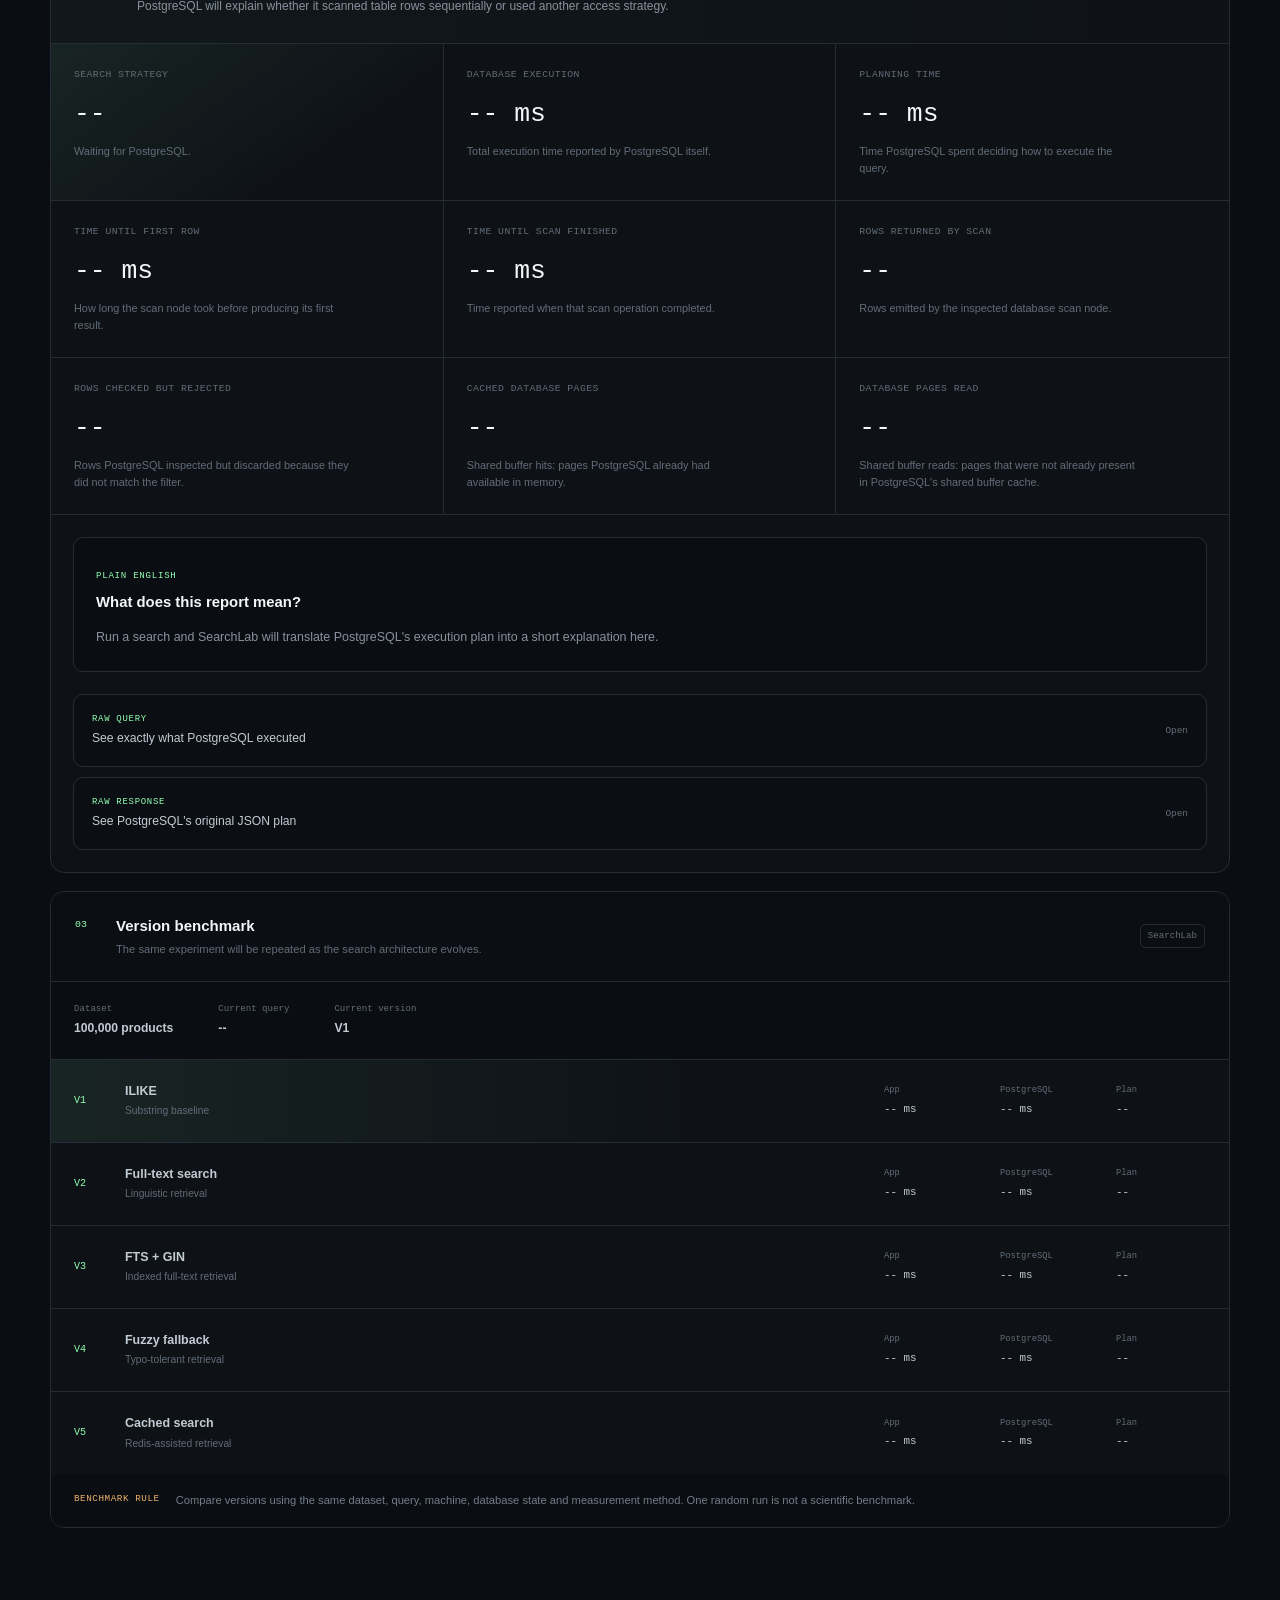
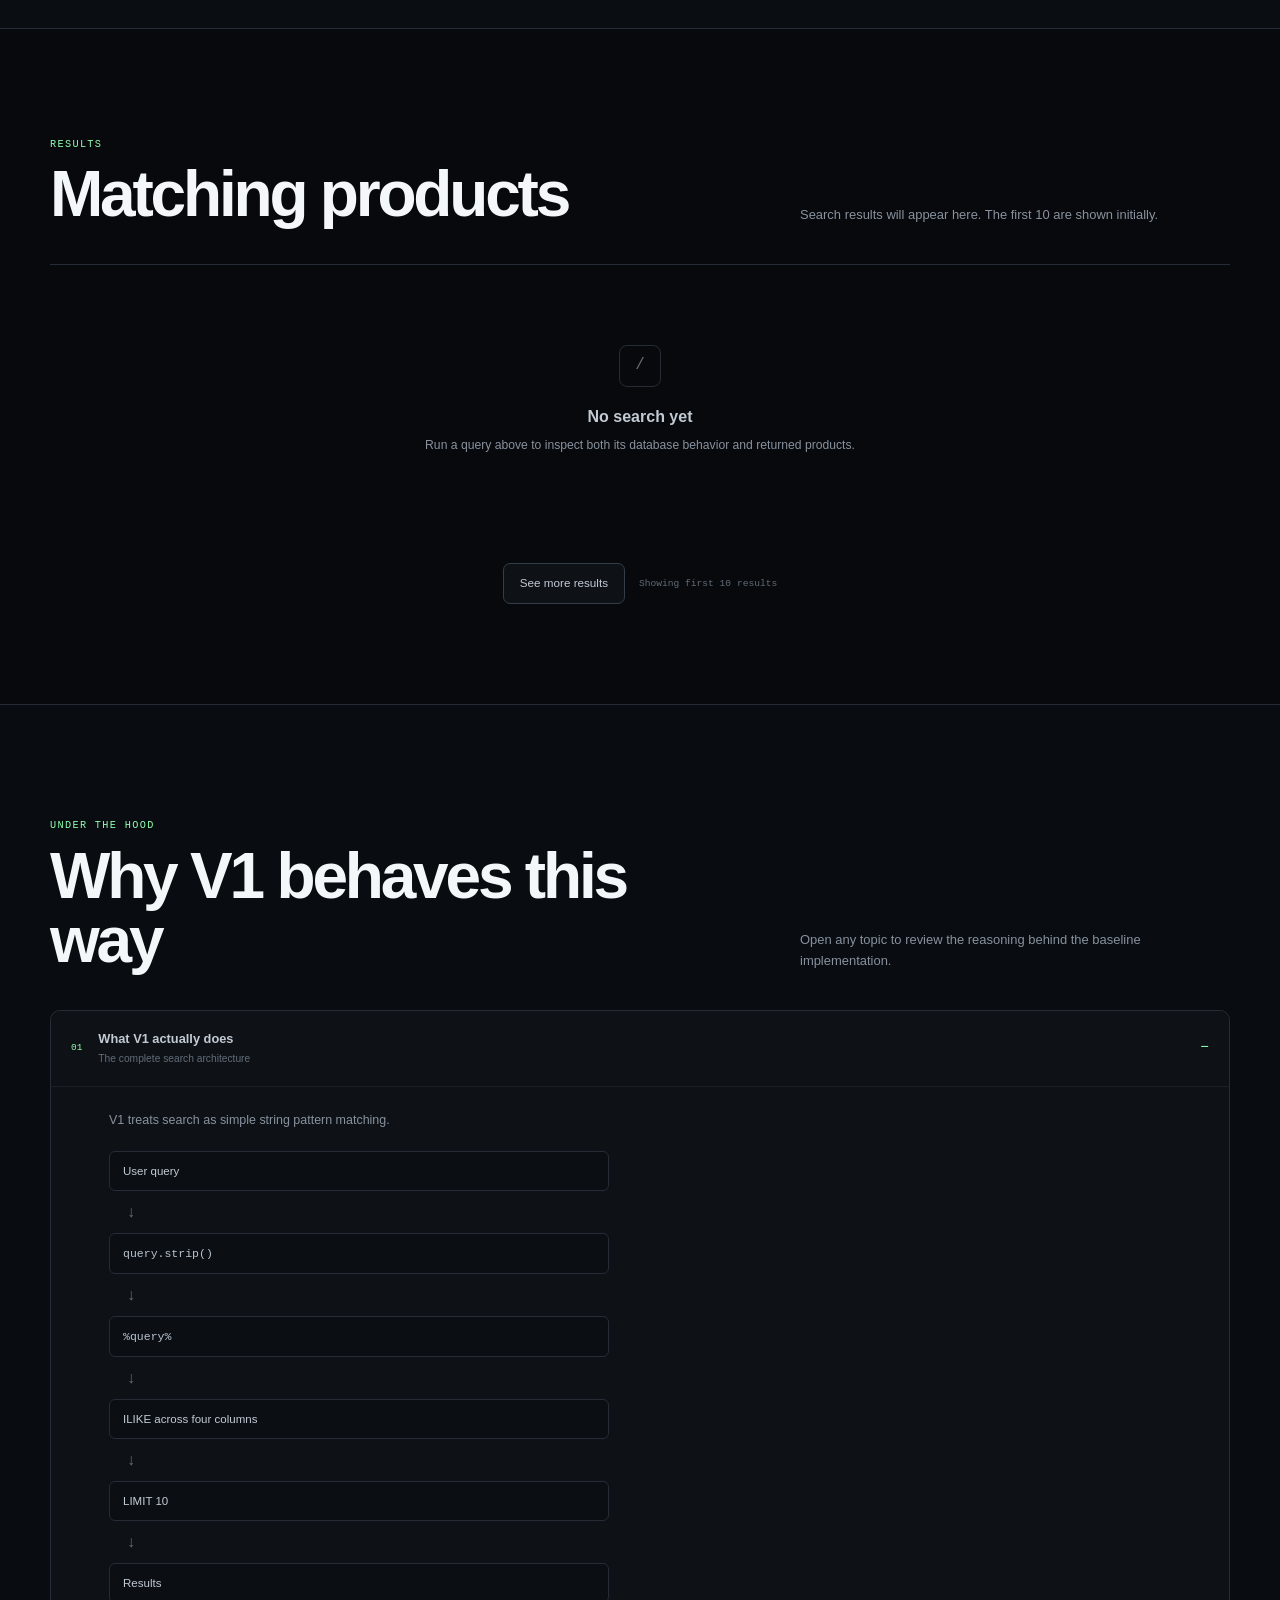
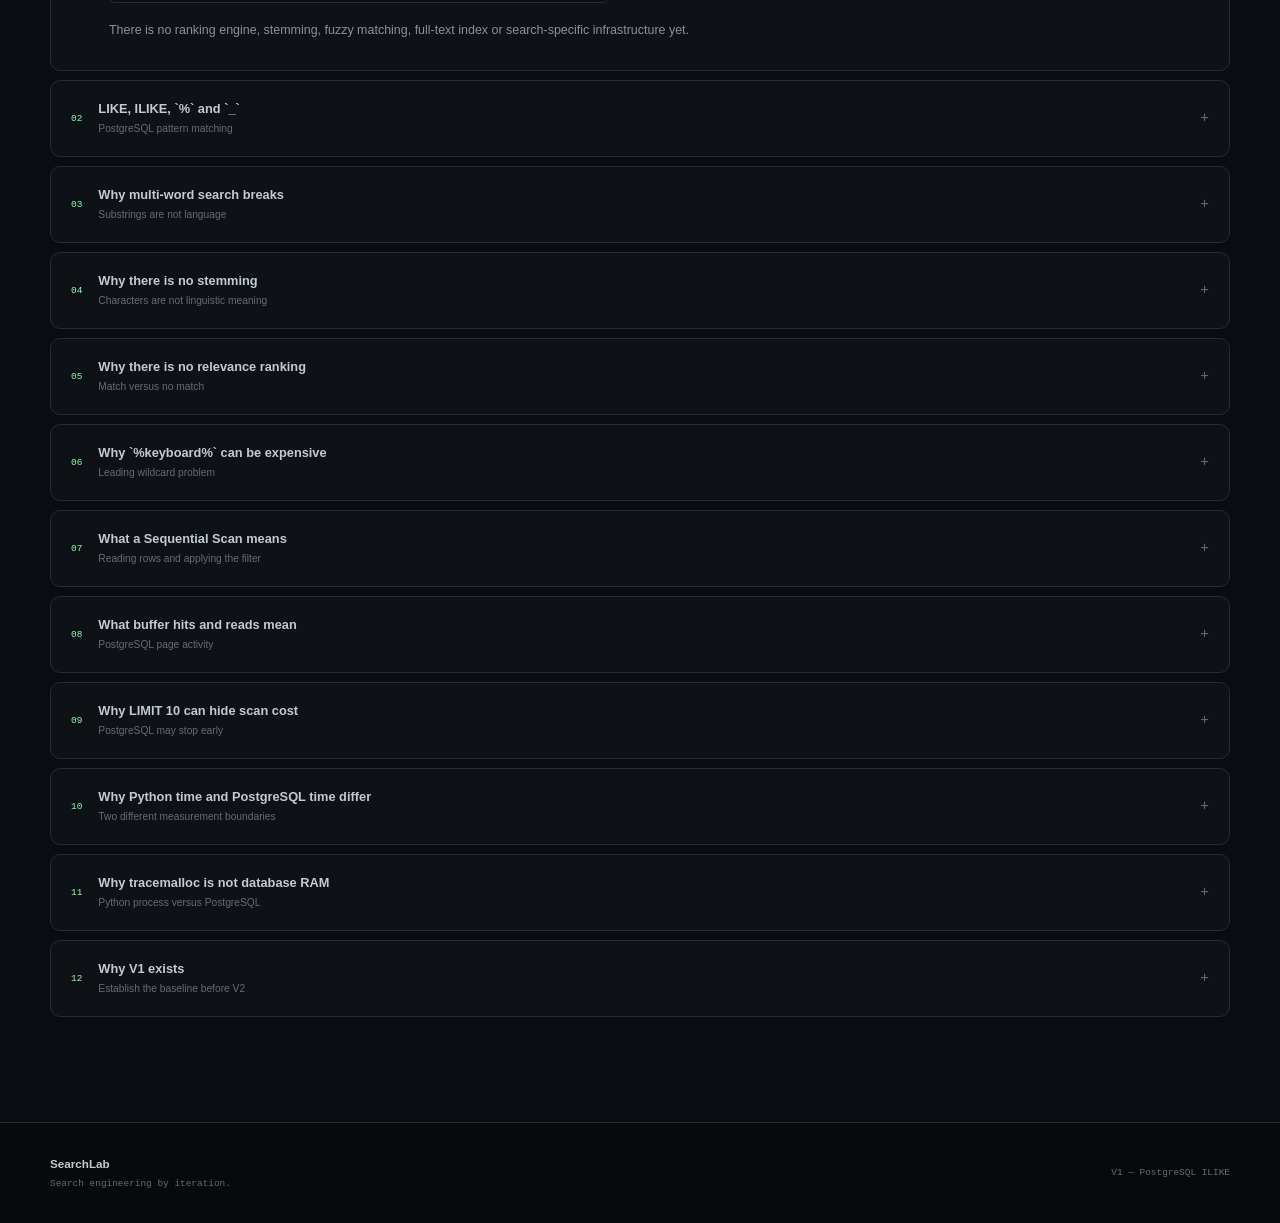
<file: frontend/v1/v1.html>
<!DOCTYPE html>
<html lang="en">

<head>
    <meta charset="UTF-8">

    <meta
        name="viewport"
        content="width=device-width, initial-scale=1.0"
    >

    <meta
        name="description"
        content="SearchLab V1 — PostgreSQL ILIKE substring search with application and database diagnostics."
    >

    <title>
        SearchLab — V1 ILIKE Search
    </title>

    <link rel="icon" href="../favicon.svg" type="image/svg+xml">

    <link
        rel="stylesheet"
        href="./v1.css"
    >

    <link
        rel="stylesheet"
        href="../styles/navigation.css"
    >
</head>


<body>

    <!-- =========================================================
         HEADER
         ========================================================= -->

    <header class="topbar">

        <div class="container topbar-content">

            <a
                href="../index.html"
                class="brand"
            >
                Search<span>Lab</span>
            </a>


            <div class="topbar-right">

                <span class="version-badge">
                    V1
                </span>

                <span class="version-tech">
                    PostgreSQL ILIKE
                </span>

                <a href="../docs/index.html?version=v1" class="version-docs-link">
                    Docs
                </a>

                <a
                    href="../index.html#versions"
                    class="back-link"
                >
                    All versions
                </a>

            </div>

        </div>

    </header>



    <main>

        <!-- =====================================================
             HERO
             ===================================================== -->

        <section class="hero">

            <div class="container">

                <div class="hero-eyebrow">
                    VERSION 01 / BASELINE
                </div>


                <h1>
                    ILIKE substring search.
                </h1>


                <p class="hero-description">
                    The deliberately naive baseline.
                    Search raw text, measure what happens,
                    inspect PostgreSQL, then improve it.
                </p>


                <div class="hero-tags">

                    <span>
                        Case insensitive
                    </span>

                    <span>
                        Substring matching
                    </span>

                    <span>
                        No ranking
                    </span>

                    <span>
                        No stemming
                    </span>

                </div>

            </div>

        </section>



        <!-- =====================================================
             SEARCH
             ===================================================== -->

        <section class="search-section">

            <div class="container">

                <form
                    id="searchForm"
                    class="search-form"
                >

                    <div class="search-input-wrapper">

                        <svg
                            class="search-icon"
                            viewBox="0 0 24 24"
                            aria-hidden="true"
                        >
                            <path
                                d="m21 21-4.35-4.35m2.35-5.65A8 8 0 1 1 3 11a8 8 0 0 1 16 0Z"
                            />
                        </svg>


                        <input
                            id="searchInput"
                            type="search"
                            name="q"
                            placeholder="Search products..."
                            autocomplete="off"
                            maxlength="200"
                            required
                        >

                    </div>


                    <button
                        id="searchButton"
                        type="submit"
                    >
                        Search
                    </button>

                </form>



                <div class="example-queries">

                    <span class="example-label">
                        Try
                    </span>


                    <button
                        type="button"
                        class="example-query"
                        data-query="keyboard"
                    >
                        keyboard
                    </button>


                    <button
                        type="button"
                        class="example-query"
                        data-query="sony"
                    >
                        sony
                    </button>


                    <button
                        type="button"
                        class="example-query"
                        data-query="gaming"
                    >
                        gaming
                    </button>


                    <button
                        type="button"
                        class="example-query"
                        data-query="wireless keyboard"
                    >
                        wireless keyboard
                    </button>


                    <button
                        type="button"
                        class="example-query"
                        data-query="qzxneverexists92847"
                    >
                        zero-result scan
                    </button>

                </div>


                <div class="search-status">

                    <span>
                        Query
                    </span>

                    <strong id="activeQuery">
                        none
                    </strong>

                    <span class="status-divider">
                        /
                    </span>

                    <span>
                        Returned
                    </span>

                    <strong id="resultCount">
                        0
                    </strong>

                    <span class="status-divider">
                        /
                    </span>

                    <span>
                        Strategy
                    </span>

                    <strong>
                        ILIKE substring scan
                    </strong>

                </div>


                <div
                    id="message"
                    class="message"
                    hidden
                ></div>

            </div>

        </section>



        <!-- =====================================================
             REPORT
             ===================================================== -->

        <section class="report-section">

            <div class="container">

                <div class="section-heading">

                    <div>

                        <span class="section-label">
                            REPORT
                        </span>

                        <h2>
                            What happened during this search?
                        </h2>

                    </div>


                    <p>
                        Application measurements and PostgreSQL
                        execution diagnostics are intentionally
                        shown separately.
                    </p>

                </div>



                <!-- =============================================
                     APPLICATION METRICS
                     ============================================= -->

                <div class="report-block">

                    <div class="report-block-heading">

                        <div>

                            <span class="report-number">
                                01
                            </span>

                            <div>

                                <h3>
                                    Application measurements
                                </h3>

                                <p>
                                    Measured from Python while the
                                    application performs the search.
                                </p>

                            </div>

                        </div>


                        <span class="measurement-source">
                            Python
                        </span>

                    </div>



                    <div class="metric-grid application-metrics">

                        <article class="metric-card">

                            <span class="metric-label">
                                Application time
                            </span>

                            <strong
                                id="applicationTime"
                                class="metric-value"
                            >
                                -- ms
                            </strong>

                            <p>
                                Wall-clock time measured with
                                <code>perf_counter()</code>.
                            </p>

                        </article>



                        <article class="metric-card">

                            <span class="metric-label">
                                Current Python memory
                            </span>

                            <strong
                                id="currentMemory"
                                class="metric-value"
                            >
                                -- MB
                            </strong>

                            <p>
                                Tracked Python memory still allocated
                                when measurement finished.
                            </p>

                        </article>



                        <article class="metric-card">

                            <span class="metric-label">
                                Peak Python memory
                            </span>

                            <strong
                                id="peakMemory"
                                class="metric-value"
                            >
                                -- MB
                            </strong>

                            <p>
                                Highest tracked Python allocation
                                observed by <code>tracemalloc</code>.
                            </p>

                        </article>

                    </div>


                    <div class="report-note">

                        <span>
                            Important
                        </span>

                        <p>
                            These memory numbers describe Python
                            allocations. They do not represent
                            PostgreSQL server RAM usage.
                        </p>

                    </div>

                </div>



                <!-- =============================================
                     POSTGRESQL REPORT
                     ============================================= -->

                <div class="report-block postgres-report">

                    <div class="report-block-heading">

                        <div>

                            <span class="report-number">
                                02
                            </span>

                            <div>

                                <h3>
                                    PostgreSQL execution
                                </h3>

                                <p>
                                    Parsed from
                                    <code>
                                        EXPLAIN
                                        (ANALYZE, BUFFERS, FORMAT JSON)
                                    </code>.
                                </p>

                            </div>

                        </div>


                        <span class="measurement-source">
                            PostgreSQL
                        </span>

                    </div>



                    <!-- =========================================
                         MAIN PLAN EXPLANATION
                         ========================================= -->

                    <div class="plan-summary">

                        <div class="plan-icon">
                            DB
                        </div>


                        <div>

                            <span class="plan-caption">
                                HOW POSTGRESQL FOUND THE ROWS
                            </span>

                            <h4 id="planHumanTitle">
                                Run a search to inspect the execution plan.
                            </h4>

                            <p id="planHumanDescription">
                                PostgreSQL will explain whether it scanned
                                table rows sequentially or used another
                                access strategy.
                            </p>

                        </div>

                    </div>



                    <div class="metric-grid postgres-metrics">

                        <article class="metric-card emphasis">

                            <span class="metric-label">
                                Search strategy
                            </span>

                            <strong
                                id="planType"
                                class="metric-value"
                            >
                                --
                            </strong>

                            <p id="planTypeExplanation">
                                Waiting for PostgreSQL.
                            </p>

                        </article>



                        <article class="metric-card">

                            <span class="metric-label">
                                Database execution
                            </span>

                            <strong
                                id="postgresExecutionTime"
                                class="metric-value"
                            >
                                -- ms
                            </strong>

                            <p>
                                Total execution time reported by
                                PostgreSQL itself.
                            </p>

                        </article>



                        <article class="metric-card">

                            <span class="metric-label">
                                Planning time
                            </span>

                            <strong
                                id="planningTime"
                                class="metric-value"
                            >
                                -- ms
                            </strong>

                            <p>
                                Time PostgreSQL spent deciding
                                how to execute the query.
                            </p>

                        </article>



                        <article class="metric-card">

                            <span class="metric-label">
                                Time until first row
                            </span>

                            <strong
                                id="firstRowTime"
                                class="metric-value"
                            >
                                -- ms
                            </strong>

                            <p>
                                How long the scan node took before
                                producing its first result.
                            </p>

                        </article>



                        <article class="metric-card">

                            <span class="metric-label">
                                Time until scan finished
                            </span>

                            <strong
                                id="lastRowTime"
                                class="metric-value"
                            >
                                -- ms
                            </strong>

                            <p>
                                Time reported when that scan operation
                                completed.
                            </p>

                        </article>



                        <article class="metric-card">

                            <span class="metric-label">
                                Rows returned by scan
                            </span>

                            <strong
                                id="actualRows"
                                class="metric-value"
                            >
                                --
                            </strong>

                            <p>
                                Rows emitted by the inspected
                                database scan node.
                            </p>

                        </article>



                        <article class="metric-card">

                            <span class="metric-label">
                                Rows checked but rejected
                            </span>

                            <strong
                                id="rowsRemoved"
                                class="metric-value"
                            >
                                --
                            </strong>

                            <p id="rowsRemovedExplanation">
                                Rows PostgreSQL inspected but discarded
                                because they did not match the filter.
                            </p>

                        </article>



                        <article class="metric-card">

                            <span class="metric-label">
                                Cached database pages
                            </span>

                            <strong
                                id="sharedHits"
                                class="metric-value"
                            >
                                --
                            </strong>

                            <p>
                                Shared buffer hits: pages PostgreSQL
                                already had available in memory.
                            </p>

                        </article>



                        <article class="metric-card">

                            <span class="metric-label">
                                Database pages read
                            </span>

                            <strong
                                id="sharedReads"
                                class="metric-value"
                            >
                                --
                            </strong>

                            <p>
                                Shared buffer reads: pages that were not
                                already present in PostgreSQL's shared
                                buffer cache.
                            </p>

                        </article>

                    </div>



                    <!-- =========================================
                         SIMPLE ENGLISH SUMMARY
                         ========================================= -->

                    <div class="execution-story">

                        <div class="execution-story-header">

                            <span>
                                PLAIN ENGLISH
                            </span>

                            <h4>
                                What does this report mean?
                            </h4>

                        </div>


                        <p id="executionStory">
                            Run a search and SearchLab will translate
                            PostgreSQL's execution plan into a short
                            explanation here.
                        </p>

                    </div>



                    <!-- =========================================
                         RAW INSPECTORS
                         ========================================= -->

                    <div class="raw-inspectors">

                        <details class="raw-panel">

                            <summary>

                                <div>

                                    <span>
                                        RAW QUERY
                                    </span>

                                    <strong>
                                        See exactly what PostgreSQL executed
                                    </strong>

                                </div>

                                <span class="details-action">
                                    Open
                                </span>

                            </summary>


                            <div class="raw-panel-content">

                                <pre><code id="rawQuery">EXPLAIN (
    ANALYZE,
    BUFFERS,
    FORMAT JSON
)
SELECT
    id,
    name,
    description,
    brand,
    category,
    price,
    rating,
    stock
FROM products
WHERE
    name ILIKE %s
    OR description ILIKE %s
    OR brand ILIKE %s
    OR category ILIKE %s
LIMIT 10;</code></pre>

                            </div>

                        </details>



                        <details class="raw-panel">

                            <summary>

                                <div>

                                    <span>
                                        RAW RESPONSE
                                    </span>

                                    <strong>
                                        See PostgreSQL's original JSON plan
                                    </strong>

                                </div>

                                <span class="details-action">
                                    Open
                                </span>

                            </summary>


                            <div class="raw-panel-content">

                                <pre><code id="rawQueryPlan">Run a search to inspect the raw EXPLAIN response.</code></pre>

                            </div>

                        </details>

                    </div>

                </div>



                <!-- =============================================
                     VERSION BENCHMARK
                     ============================================= -->

                <div class="report-block benchmark-report">

                    <div class="report-block-heading">

                        <div>

                            <span class="report-number">
                                03
                            </span>

                            <div>

                                <h3>
                                    Version benchmark
                                </h3>

                                <p>
                                    The same experiment will be repeated
                                    as the search architecture evolves.
                                </p>

                            </div>

                        </div>


                        <span class="measurement-source">
                            SearchLab
                        </span>

                    </div>



                    <div class="benchmark-context">

                        <div>

                            <span>
                                Dataset
                            </span>

                            <strong id="datasetSize">
                                100,000 products
                            </strong>

                        </div>


                        <div>

                            <span>
                                Current query
                            </span>

                            <strong id="benchmarkQuery">
                                --
                            </strong>

                        </div>


                        <div>

                            <span>
                                Current version
                            </span>

                            <strong>
                                V1
                            </strong>

                        </div>

                    </div>



                    <div class="benchmark-table">

                        <!-- V1 -->

                        <div
                            class="benchmark-row active"
                            data-version="1"
                        >

                            <div class="benchmark-identity">

                                <span class="benchmark-version">
                                    V1
                                </span>

                                <div>

                                    <strong>
                                        ILIKE
                                    </strong>

                                    <small>
                                        Substring baseline
                                    </small>

                                </div>

                            </div>


                            <div class="benchmark-measurements">

                                <div>

                                    <span>
                                        App
                                    </span>

                                    <strong id="benchmarkV1App">
                                        -- ms
                                    </strong>

                                </div>


                                <div>

                                    <span>
                                        PostgreSQL
                                    </span>

                                    <strong id="benchmarkV1Database">
                                        -- ms
                                    </strong>

                                </div>


                                <div>

                                    <span>
                                        Plan
                                    </span>

                                    <strong id="benchmarkV1Plan">
                                        --
                                    </strong>

                                </div>

                            </div>

                        </div>



                        <!-- V2 -->

                        <div
                            class="benchmark-row"
                            data-version="2"
                        >

                            <div class="benchmark-identity">

                                <span class="benchmark-version">
                                    V2
                                </span>

                                <div>

                                    <strong>
                                        Full-text search
                                    </strong>

                                    <small>
                                        Linguistic retrieval
                                    </small>

                                </div>

                            </div>


                            <div class="benchmark-measurements">

                                <div>
                                    <span>App</span>
                                    <strong>-- ms</strong>
                                </div>

                                <div>
                                    <span>PostgreSQL</span>
                                    <strong>-- ms</strong>
                                </div>

                                <div>
                                    <span>Plan</span>
                                    <strong>--</strong>
                                </div>

                            </div>

                        </div>



                        <!-- V3 -->

                        <div
                            class="benchmark-row"
                            data-version="3"
                        >

                            <div class="benchmark-identity">

                                <span class="benchmark-version">
                                    V3
                                </span>

                                <div>

                                    <strong>
                                        FTS + GIN
                                    </strong>

                                    <small>
                                        Indexed full-text retrieval
                                    </small>

                                </div>

                            </div>


                            <div class="benchmark-measurements">

                                <div>
                                    <span>App</span>
                                    <strong>-- ms</strong>
                                </div>

                                <div>
                                    <span>PostgreSQL</span>
                                    <strong>-- ms</strong>
                                </div>

                                <div>
                                    <span>Plan</span>
                                    <strong>--</strong>
                                </div>

                            </div>

                        </div>



                        <!-- V4 -->

                        <div
                            class="benchmark-row"
                            data-version="4"
                        >

                            <div class="benchmark-identity">

                                <span class="benchmark-version">
                                    V4
                                </span>

                                <div>

                                    <strong>
                                        Fuzzy fallback
                                    </strong>

                                    <small>
                                        Typo-tolerant retrieval
                                    </small>

                                </div>

                            </div>


                            <div class="benchmark-measurements">

                                <div>
                                    <span>App</span>
                                    <strong>-- ms</strong>
                                </div>

                                <div>
                                    <span>PostgreSQL</span>
                                    <strong>-- ms</strong>
                                </div>

                                <div>
                                    <span>Plan</span>
                                    <strong>--</strong>
                                </div>

                            </div>

                        </div>



                        <!-- V5 -->

                        <div
                            class="benchmark-row"
                            data-version="5"
                        >

                            <div class="benchmark-identity">

                                <span class="benchmark-version">
                                    V5
                                </span>

                                <div>

                                    <strong>
                                        Cached search
                                    </strong>

                                    <small>
                                        Redis-assisted retrieval
                                    </small>

                                </div>

                            </div>


                            <div class="benchmark-measurements">

                                <div>
                                    <span>App</span>
                                    <strong>-- ms</strong>
                                </div>

                                <div>
                                    <span>PostgreSQL</span>
                                    <strong>-- ms</strong>
                                </div>

                                <div>
                                    <span>Plan</span>
                                    <strong>--</strong>
                                </div>

                            </div>

                        </div>

                    </div>



                    <div class="report-note">

                        <span>
                            Benchmark rule
                        </span>

                        <p>
                            Compare versions using the same dataset,
                            query, machine, database state and
                            measurement method. One random run is not
                            a scientific benchmark.
                        </p>

                    </div>

                </div>

            </div>

        </section>



        <!-- =====================================================
             SEARCH RESULTS
             ===================================================== -->

        <section class="results-section">

            <div class="container">

                <div class="section-heading results-heading">

                    <div>

                        <span class="section-label">
                            RESULTS
                        </span>

                        <h2>
                            Matching products
                        </h2>

                    </div>


                    <p id="resultsSummary">
                        Search results will appear here.
                        The first 10 are shown initially.
                    </p>

                </div>



                <div
                    id="results"
                    class="results"
                >

                    <div class="empty-state">

                        <div class="empty-icon">
                            /
                        </div>

                        <h3>
                            No search yet
                        </h3>

                        <p>
                            Run a query above to inspect both its
                            database behavior and returned products.
                        </p>

                    </div>

                </div>



                <div
                    id="seeMoreContainer"
                    class="see-more-container"
                    hidden
                >

                    <button
                        id="seeMoreButton"
                        type="button"
                        class="see-more-button"
                    >
                        See more results
                    </button>


                    <span id="seeMoreStatus">
                        Showing first 10 results
                    </span>

                </div>

            </div>

        </section>



        <!-- =====================================================
             V1 EXPLANATION
             ===================================================== -->

        <section class="learning-section">

            <div class="container">

                <div class="section-heading">

                    <div>

                        <span class="section-label">
                            UNDER THE HOOD
                        </span>

                        <h2>
                            Why V1 behaves this way
                        </h2>

                    </div>


                    <p>
                        Open any topic to review the reasoning behind
                        the baseline implementation.
                    </p>

                </div>



                <div class="learning-list">

                    <!-- 01 -->

                    <details
                        class="learning-item"
                        open
                    >

                        <summary>

                            <span class="learning-number">
                                01
                            </span>

                            <div>

                                <strong>
                                    What V1 actually does
                                </strong>

                                <span>
                                    The complete search architecture
                                </span>

                            </div>

                        </summary>


                        <div class="learning-content">

                            <p>
                                V1 treats search as simple string
                                pattern matching.
                            </p>


                            <div class="flow-diagram">

                                <span>
                                    User query
                                </span>

                                <i>↓</i>

                                <span>
                                    <code>query.strip()</code>
                                </span>

                                <i>↓</i>

                                <span>
                                    <code>%query%</code>
                                </span>

                                <i>↓</i>

                                <span>
                                    ILIKE across four columns
                                </span>

                                <i>↓</i>

                                <span>
                                    LIMIT 10
                                </span>

                                <i>↓</i>

                                <span>
                                    Results
                                </span>

                            </div>


                            <p>
                                There is no ranking engine, stemming,
                                fuzzy matching, full-text index or
                                search-specific infrastructure yet.
                            </p>

                        </div>

                    </details>



                    <!-- 02 -->

                    <details class="learning-item">

                        <summary>

                            <span class="learning-number">
                                02
                            </span>

                            <div>

                                <strong>
                                    LIKE, ILIKE, `%` and `_`
                                </strong>

                                <span>
                                    PostgreSQL pattern matching
                                </span>

                            </div>

                        </summary>


                        <div class="learning-content">

                            <p>
                                <code>LIKE</code> performs
                                case-sensitive matching while
                                PostgreSQL <code>ILIKE</code>
                                performs case-insensitive matching.
                            </p>


                            <div class="comparison-grid">

                                <div>

                                    <code>
                                        apple%
                                    </code>

                                    <span>
                                        Starts with apple
                                    </span>

                                </div>


                                <div>

                                    <code>
                                        %apple
                                    </code>

                                    <span>
                                        Ends with apple
                                    </span>

                                </div>


                                <div>

                                    <code>
                                        %apple%
                                    </code>

                                    <span>
                                        Contains apple
                                    </span>

                                </div>


                                <div>

                                    <code>
                                        M_cBook
                                    </code>

                                    <span>
                                        `_` represents exactly
                                        one character
                                    </span>

                                </div>

                            </div>

                        </div>

                    </details>



                    <!-- 03 -->

                    <details class="learning-item">

                        <summary>

                            <span class="learning-number">
                                03
                            </span>

                            <div>

                                <strong>
                                    Why multi-word search breaks
                                </strong>

                                <span>
                                    Substrings are not language
                                </span>

                            </div>

                        </summary>


                        <div class="learning-content">

                            <p>
                                Suppose the product is:
                            </p>


                            <pre><code>Logitech Wireless Mechanical Keyboard</code></pre>


                            <p>
                                and the user searches:
                            </p>


                            <pre><code>wireless keyboard</code></pre>


                            <p>
                                V1 creates:
                            </p>


                            <pre><code>%wireless keyboard%</code></pre>


                            <p>
                                That exact contiguous substring does
                                not exist because
                                <code>Mechanical</code> appears between
                                the two words.
                            </p>

                        </div>

                    </details>



                    <!-- 04 -->

                    <details class="learning-item">

                        <summary>

                            <span class="learning-number">
                                04
                            </span>

                            <div>

                                <strong>
                                    Why there is no stemming
                                </strong>

                                <span>
                                    Characters are not linguistic meaning
                                </span>

                            </div>

                        </summary>


                        <div class="learning-content">

                            <p>
                                To <code>ILIKE</code>, these are simply
                                different strings:
                            </p>


                            <div class="word-list">

                                <code>run</code>
                                <code>runner</code>
                                <code>running</code>
                                <code>runs</code>

                            </div>


                            <p>
                                V1 does not know that they share a
                                linguistic root. PostgreSQL Full-Text
                                Search will introduce that concept in V2.
                            </p>

                        </div>

                    </details>



                    <!-- 05 -->

                    <details class="learning-item">

                        <summary>

                            <span class="learning-number">
                                05
                            </span>

                            <div>

                                <strong>
                                    Why there is no relevance ranking
                                </strong>

                                <span>
                                    Match versus no match
                                </span>

                            </div>

                        </summary>


                        <div class="learning-content">

                            <p>
                                A product containing
                                <code>MacBook Air</code> in its name
                                should probably rank above a sleeve that
                                merely mentions MacBook Air in its
                                description.
                            </p>


                            <p>
                                V1 does not naturally calculate:
                            </p>


                            <pre><code>MacBook Air          0.93
Laptop Sleeve        0.61
USB-C Charger        0.42</code></pre>


                            <p>
                                Without explicit ranking logic,
                                matching rows do not have a useful
                                relevance score.
                            </p>

                        </div>

                    </details>



                    <!-- 06 -->

                    <details class="learning-item">

                        <summary>

                            <span class="learning-number">
                                06
                            </span>

                            <div>

                                <strong>
                                    Why `%keyboard%` can be expensive
                                </strong>

                                <span>
                                    Leading wildcard problem
                                </span>

                            </div>

                        </summary>


                        <div class="learning-content">

                            <p>
                                The leading `%` means
                                <code>keyboard</code> can appear
                                anywhere inside the stored value.
                            </p>


                            <pre><code>keyboard...
gaming keyboard...
wireless keyboard...
case for keyboard...</code></pre>


                            <p>
                                PostgreSQL therefore cannot simply
                                assume where the match begins.
                                Depending on the query and available
                                indexes, it may inspect many rows.
                            </p>

                        </div>

                    </details>



                    <!-- 07 -->

                    <details class="learning-item">

                        <summary>

                            <span class="learning-number">
                                07
                            </span>

                            <div>

                                <strong>
                                    What a Sequential Scan means
                                </strong>

                                <span>
                                    Reading rows and applying the filter
                                </span>

                            </div>

                        </summary>


                        <div class="learning-content">

                            <p>
                                If PostgreSQL reports:
                            </p>


                            <pre><code>Seq Scan on products</code></pre>


                            <p>
                                it means PostgreSQL chose to scan table
                                data and test rows against the search
                                condition instead of locating candidates
                                through an appropriate index access path.
                            </p>


                            <p>
                                The report above translates that into
                                <strong>Sequential Scan</strong> so you
                                do not have to memorize planner
                                abbreviations.
                            </p>

                        </div>

                    </details>



                    <!-- 08 -->

                    <details class="learning-item">

                        <summary>

                            <span class="learning-number">
                                08
                            </span>

                            <div>

                                <strong>
                                    What buffer hits and reads mean
                                </strong>

                                <span>
                                    PostgreSQL page activity
                                </span>

                            </div>

                        </summary>


                        <div class="learning-content">

                            <p>
                                PostgreSQL works with database pages.
                            </p>


                            <div class="comparison-grid">

                                <div>

                                    <strong>
                                        Shared hit
                                    </strong>

                                    <span>
                                        The required page was already
                                        available in PostgreSQL's shared
                                        buffer cache.
                                    </span>

                                </div>


                                <div>

                                    <strong>
                                        Shared read
                                    </strong>

                                    <span>
                                        PostgreSQL needed to bring the
                                        page into shared buffers.
                                    </span>

                                </div>

                            </div>


                            <p>
                                This is why the same query can behave
                                differently between a cold and warm run.
                            </p>

                        </div>

                    </details>



                    <!-- 09 -->

                    <details class="learning-item">

                        <summary>

                            <span class="learning-number">
                                09
                            </span>

                            <div>

                                <strong>
                                    Why LIMIT 10 can hide scan cost
                                </strong>

                                <span>
                                    PostgreSQL may stop early
                                </span>

                            </div>

                        </summary>


                        <div class="learning-content">

                            <p>
                                If matches are common, PostgreSQL can
                                stop after it has produced the ten rows
                                required by:
                            </p>


                            <pre><code>LIMIT 10</code></pre>


                            <p>
                                A sequential scan therefore does not
                                automatically mean all 100,000 rows were
                                inspected.
                            </p>


                            <p>
                                This is why V1 includes a deliberately
                                nonexistent test query:
                            </p>


                            <pre><code>qzxneverexists92847</code></pre>


                            <p>
                                PostgreSQL cannot stop early because no
                                tenth match ever appears.
                            </p>

                        </div>

                    </details>



                    <!-- 10 -->

                    <details class="learning-item">

                        <summary>

                            <span class="learning-number">
                                10
                            </span>

                            <div>

                                <strong>
                                    Why Python time and PostgreSQL time differ
                                </strong>

                                <span>
                                    Two different measurement boundaries
                                </span>

                            </div>

                        </summary>


                        <div class="learning-content">

                            <p>
                                <code>perf_counter()</code> measures
                                application-observed elapsed time around
                                the database operation.
                            </p>


                            <p>
                                That can include:
                            </p>


                            <ul>

                                <li>
                                    Opening the database connection
                                </li>

                                <li>
                                    Sending the query
                                </li>

                                <li>
                                    PostgreSQL executing it
                                </li>

                                <li>
                                    Transferring result data
                                </li>

                                <li>
                                    Psycopg converting values
                                </li>

                                <li>
                                    Fetching rows
                                </li>

                            </ul>


                            <p>
                                PostgreSQL's
                                <code>Execution Time</code>
                                measures database-side execution from
                                <code>EXPLAIN ANALYZE</code>.
                            </p>


                            <p>
                                They are different metrics and should
                                remain separate.
                            </p>

                        </div>

                    </details>



                    <!-- 11 -->

                    <details class="learning-item">

                        <summary>

                            <span class="learning-number">
                                11
                            </span>

                            <div>

                                <strong>
                                    Why tracemalloc is not database RAM
                                </strong>

                                <span>
                                    Python process versus PostgreSQL
                                </span>

                            </div>

                        </summary>


                        <div class="learning-content">

                            <p>
                                <code>tracemalloc</code> tracks Python
                                memory allocations.
                            </p>


                            <p>
                                It can observe allocations associated
                                with Python lists, dictionaries, strings
                                and Psycopg result objects.
                            </p>


                            <p>
                                PostgreSQL runs separately, so the
                                reported peak memory must not be
                                described as PostgreSQL query memory.
                            </p>

                        </div>

                    </details>



                    <!-- 12 -->

                    <details class="learning-item">

                        <summary>

                            <span class="learning-number">
                                12
                            </span>

                            <div>

                                <strong>
                                    Why V1 exists
                                </strong>

                                <span>
                                    Establish the baseline before V2
                                </span>

                            </div>

                        </summary>


                        <div class="learning-content">

                            <p>
                                V1 deliberately does not solve:
                            </p>


                            <ul>

                                <li>
                                    stemming
                                </li>

                                <li>
                                    tokenization
                                </li>

                                <li>
                                    relevance ranking
                                </li>

                                <li>
                                    typo tolerance
                                </li>

                                <li>
                                    fuzzy search
                                </li>

                                <li>
                                    full-text indexes
                                </li>

                                <li>
                                    autocomplete
                                </li>

                                <li>
                                    caching
                                </li>

                            </ul>


                            <blockquote>
                                Build the simplest correct search,
                                measure it, understand where it breaks,
                                then evolve the architecture deliberately.
                            </blockquote>


                            <div class="next-version">

                                <span>
                                    NEXT
                                </span>

                                <strong>
                                    V2 — PostgreSQL Full-Text Search
                                </strong>

                            </div>

                        </div>

                    </details>

                </div>

            </div>

        </section>

    </main>



    <!-- =========================================================
         FOOTER
         ========================================================= -->

    <footer>

        <div class="container footer-content">

            <div>

                <strong>
                    SearchLab
                </strong>

                <span>
                    Search engineering by iteration.
                </span>

            </div>


            <span>
                V1 — PostgreSQL ILIKE
            </span>

        </div>

    </footer>



    <script
        type="module"
        src="./v1.js"
    ></script>

    <script
        src="../scripts/navigation.js"
        data-root=".."
        data-current="v1"
        defer
    ></script>

</body>

</html>
</file>
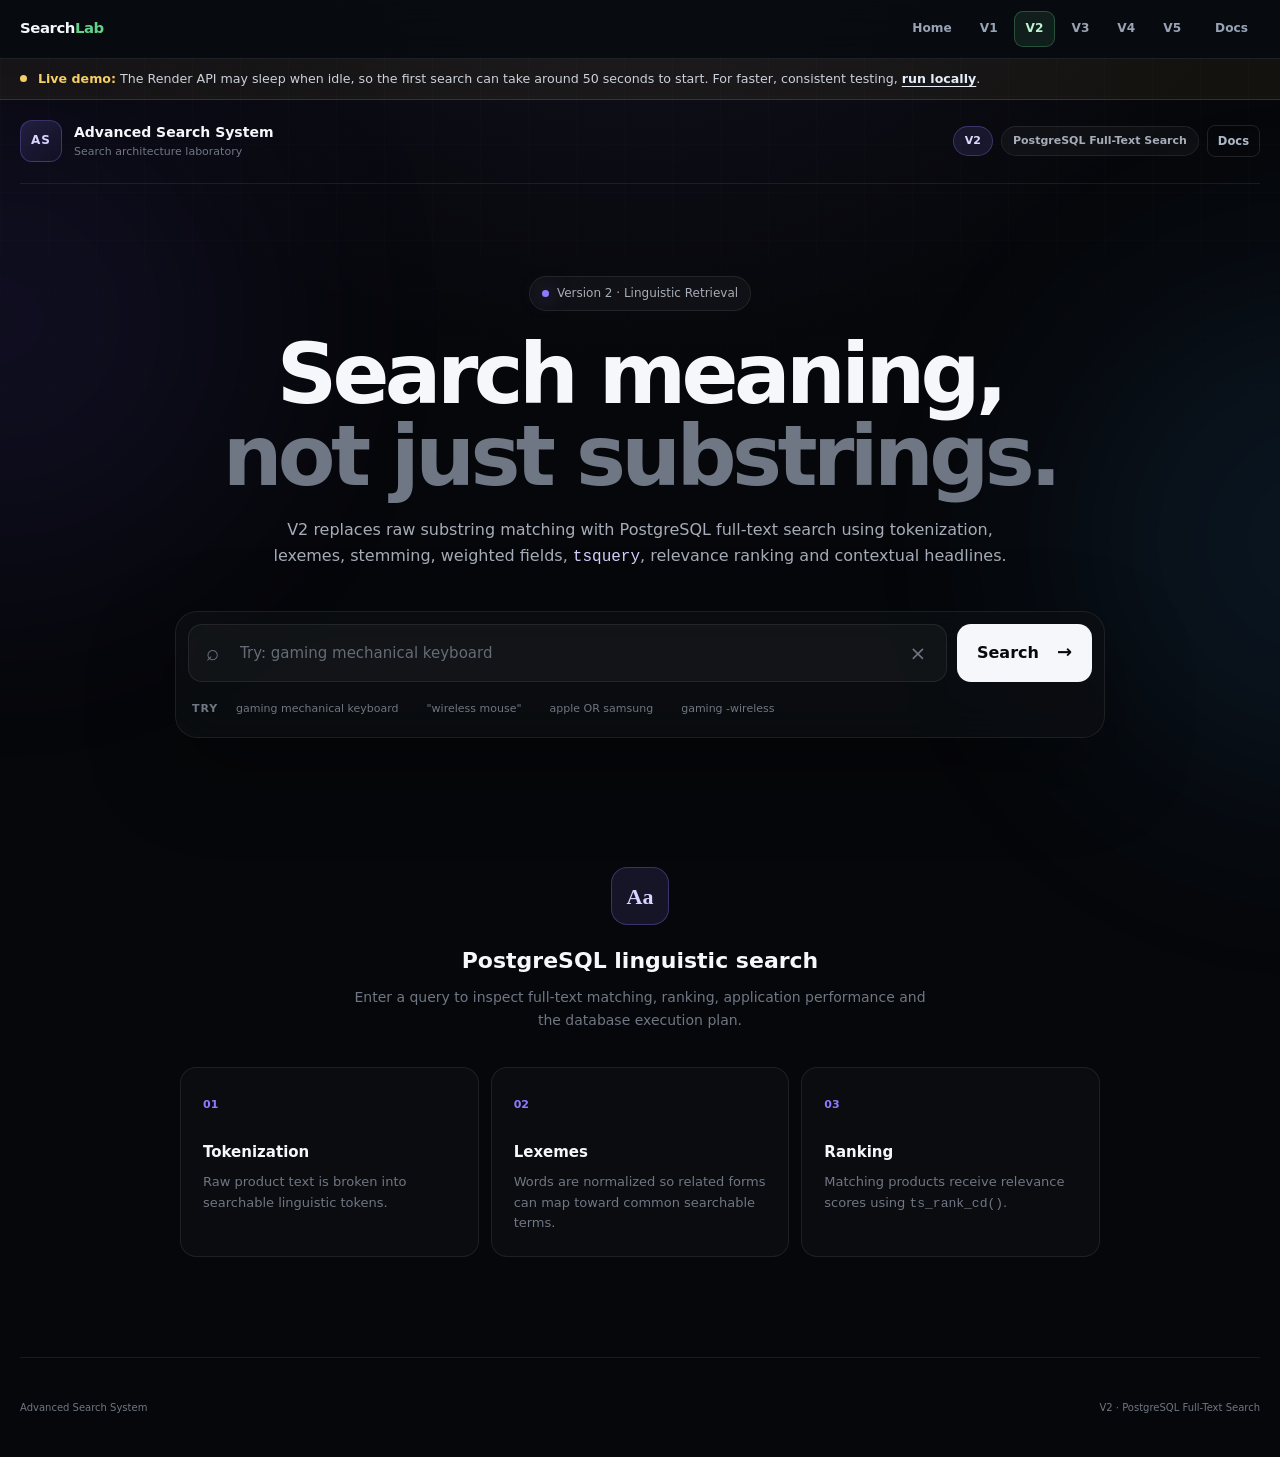
<file: frontend/v2/v2.html>
<!DOCTYPE html>
<html lang="en">
<head>
    <meta charset="UTF-8">

    <meta
        name="viewport"
        content="width=device-width, initial-scale=1.0"
    >

    <meta
        name="description"
        content="Advanced Search System V2 - PostgreSQL Full-Text Search"
    >

    <title>
        Advanced Search System — V2 Full-Text Search
    </title>

    <link rel="icon" href="../favicon.svg" type="image/svg+xml">

    <link
        rel="stylesheet"
        href="./v2.css"
    >

    <link
        rel="stylesheet"
        href="../styles/navigation.css"
    >
</head>

<body>

    <!-- =========================================================
         BACKGROUND
    ========================================================== -->

    <div class="background-grid"></div>
    <div class="background-glow background-glow-one"></div>
    <div class="background-glow background-glow-two"></div>


    <!-- =========================================================
         APP SHELL
    ========================================================== -->

    <div class="app-shell">

        <!-- =====================================================
             HEADER
        ====================================================== -->

        <header class="site-header">

            <a
                class="brand"
                href="../index.html"
                aria-label="Advanced Search System home"
            >
                <div class="brand-mark">
                    AS
                </div>

                <div class="brand-copy">
                    <span class="brand-title">
                        Advanced Search System
                    </span>

                    <span class="brand-subtitle">
                        Search architecture laboratory
                    </span>
                </div>
            </a>


            <div class="header-actions">

                <span class="version-chip">
                    V2
                </span>

                <span class="engine-chip">
                    PostgreSQL Full-Text Search
                </span>

                <a href="../docs/index.html?version=v2" class="version-docs-link">
                    Docs
                </a>

            </div>

        </header>


        <!-- =====================================================
             HERO
        ====================================================== -->

        <main>

            <section class="hero-section">

                <div class="hero-badge">
                    <span class="hero-badge-dot"></span>
                    Version 2 · Linguistic Retrieval
                </div>

                <h1>
                    Search meaning,
                    <span>not just substrings.</span>
                </h1>

                <p class="hero-description">
                    V2 replaces raw substring matching with PostgreSQL
                    full-text search using tokenization, lexemes,
                    stemming, weighted fields, <code>tsquery</code>,
                    relevance ranking and contextual headlines.
                </p>


                <div class="search-panel">

                    <form
                        id="search-form"
                        class="search-form"
                    >

                        <div class="search-input-wrapper">

                            <span class="search-icon">
                                ⌕
                            </span>

                            <input
                                id="search-input"
                                name="q"
                                type="search"
                                autocomplete="off"
                                placeholder='Try: gaming mechanical keyboard'
                                aria-label="Search products"
                                required
                            >

                            <button
                                id="clear-search-button"
                                class="clear-search-button"
                                type="button"
                                aria-label="Clear search"
                            >
                                ×
                            </button>

                        </div>

                        <button
                            id="search-button"
                            class="primary-button"
                            type="submit"
                        >
                            <span>
                                Search
                            </span>

                            <span class="button-arrow">
                                →
                            </span>
                        </button>

                    </form>


                    <div class="search-examples">

                        <span class="example-label">
                            Try
                        </span>

                        <button
                            class="query-example"
                            type="button"
                            data-query="gaming mechanical keyboard"
                        >
                            gaming mechanical keyboard
                        </button>

                        <button
                            class="query-example"
                            type="button"
                            data-query='"wireless mouse"'
                        >
                            "wireless mouse"
                        </button>

                        <button
                            class="query-example"
                            type="button"
                            data-query="apple OR samsung"
                        >
                            apple OR samsung
                        </button>

                        <button
                            class="query-example"
                            type="button"
                            data-query="gaming -wireless"
                        >
                            gaming -wireless
                        </button>

                    </div>

                </div>

            </section>


            <!-- =================================================
                 INITIAL / EMPTY STATE
            ================================================== -->

            <section
                id="initial-state"
                class="initial-state"
            >

                <div class="initial-icon">
                    Aa
                </div>

                <h2>
                    PostgreSQL linguistic search
                </h2>

                <p>
                    Enter a query to inspect full-text matching,
                    ranking, application performance and the database
                    execution plan.
                </p>


                <div class="concept-grid">

                    <article class="concept-card">

                        <span class="concept-number">
                            01
                        </span>

                        <h3>
                            Tokenization
                        </h3>

                        <p>
                            Raw product text is broken into searchable
                            linguistic tokens.
                        </p>

                    </article>


                    <article class="concept-card">

                        <span class="concept-number">
                            02
                        </span>

                        <h3>
                            Lexemes
                        </h3>

                        <p>
                            Words are normalized so related forms can
                            map toward common searchable terms.
                        </p>

                    </article>


                    <article class="concept-card">

                        <span class="concept-number">
                            03
                        </span>

                        <h3>
                            Ranking
                        </h3>

                        <p>
                            Matching products receive relevance scores
                            using <code>ts_rank_cd()</code>.
                        </p>

                    </article>

                </div>

            </section>


            <!-- =================================================
                 LOADING
            ================================================== -->

            <section
                id="loading-state"
                class="loading-state hidden"
                aria-live="polite"
            >

                <div class="loading-spinner"></div>

                <div>
                    <strong>
                        Running full-text search
                    </strong>

                    <span>
                        Building vectors, matching lexemes and
                        analyzing PostgreSQL execution.
                    </span>
                </div>

            </section>


            <!-- =================================================
                 ERROR
            ================================================== -->

            <section
                id="error-state"
                class="error-state hidden"
            >

                <div class="error-icon">
                    !
                </div>

                <div>
                    <h2>
                        Search failed
                    </h2>

                    <p id="error-message">
                        Something went wrong while executing the query.
                    </p>
                </div>

            </section>


            <!-- =================================================
                 SEARCH OUTPUT
            ================================================== -->

            <div
                id="search-output"
                class="search-output hidden"
            >

                <!-- =============================================
                     QUERY SUMMARY
                ============================================== -->

                <section class="section-block">

                    <div class="section-heading">

                        <div>
                            <span class="eyebrow">
                                Query
                            </span>

                            <h2>
                                Search report
                            </h2>
                        </div>


                        <div class="query-summary">

                            <span>
                                Query
                            </span>

                            <strong id="report-query">
                                —
                            </strong>

                        </div>

                    </div>


                    <div class="report-summary-grid">

                        <article class="summary-card">

                            <span class="summary-label">
                                Results
                            </span>

                            <strong
                                id="metric-result-count"
                                class="summary-value"
                            >
                                —
                            </strong>

                            <span class="summary-description">
                                matching products
                            </span>

                        </article>


                        <article class="summary-card">

                            <span class="summary-label">
                                Application time
                            </span>

                            <strong
                                id="metric-application-time"
                                class="summary-value"
                            >
                                —
                            </strong>

                            <span class="summary-description">
                                Python → PostgreSQL → Python
                            </span>

                        </article>


                        <article class="summary-card">

                            <span class="summary-label">
                                PostgreSQL execution
                            </span>

                            <strong
                                id="metric-db-execution-time"
                                class="summary-value"
                            >
                                —
                            </strong>

                            <span class="summary-description">
                                database executor
                            </span>

                        </article>


                        <article class="summary-card">

                            <span class="summary-label">
                                Peak Python memory
                            </span>

                            <strong
                                id="metric-peak-memory"
                                class="summary-value"
                            >
                                —
                            </strong>

                            <span class="summary-description">
                                traced application allocation
                            </span>

                        </article>

                    </div>

                </section>


                <!-- =============================================
                     EXECUTION REPORT
                ============================================== -->

                <section class="section-block">

                    <div class="section-heading">

                        <div>
                            <span class="eyebrow">
                                PostgreSQL
                            </span>

                            <h2>
                                Execution report
                            </h2>

                            <p>
                                Human-readable interpretation of
                                <code>EXPLAIN ANALYZE</code>.
                            </p>
                        </div>


                        <span
                            id="plan-scan-badge"
                            class="status-badge"
                        >
                            Waiting for plan
                        </span>

                    </div>


                    <div class="execution-grid">

                        <article class="execution-card execution-card-large">

                            <div class="execution-card-header">

                                <div class="execution-icon">
                                    DB
                                </div>

                                <div>
                                    <span class="execution-label">
                                        Primary operation
                                    </span>

                                    <h3 id="plan-primary-operation">
                                        —
                                    </h3>
                                </div>

                            </div>

                            <p id="plan-primary-description">
                                Execution information will appear here
                                after a search.
                            </p>

                        </article>


                        <article class="execution-card">

                            <span class="execution-label">
                                Planning time
                            </span>

                            <strong
                                id="plan-planning-time"
                                class="execution-value"
                            >
                                —
                            </strong>

                            <p>
                                Time PostgreSQL spent constructing the
                                execution strategy.
                            </p>

                        </article>


                        <article class="execution-card">

                            <span class="execution-label">
                                Execution time
                            </span>

                            <strong
                                id="plan-execution-time"
                                class="execution-value"
                            >
                                —
                            </strong>

                            <p>
                                Server-side time reported by
                                PostgreSQL.
                            </p>

                        </article>


                        <article class="execution-card">

                            <span class="execution-label">
                                Rows removed
                            </span>

                            <strong
                                id="plan-rows-removed"
                                class="execution-value"
                            >
                                —
                            </strong>

                            <p>
                                Rows inspected but rejected by the
                                full-text filter.
                            </p>

                        </article>


                        <article class="execution-card">

                            <span class="execution-label">
                                Shared buffer hits
                            </span>

                            <strong
                                id="plan-shared-hit"
                                class="execution-value"
                            >
                                —
                            </strong>

                            <p>
                                Pages obtained from PostgreSQL's shared
                                buffer cache.
                            </p>

                        </article>


                        <article class="execution-card">

                            <span class="execution-label">
                                First row
                            </span>

                            <strong
                                id="plan-first-row-time"
                                class="execution-value"
                            >
                                —
                            </strong>

                            <p>
                                Time until the selected node produced
                                its first result.
                            </p>

                        </article>


                        <article class="execution-card">

                            <span class="execution-label">
                                Node completion
                            </span>

                            <strong
                                id="plan-last-row-time"
                                class="execution-value"
                            >
                                —
                            </strong>

                            <p>
                                Time until the selected node completed
                                its work.
                            </p>

                        </article>

                    </div>


                    <!-- =========================================
                         PLAN PIPELINE
                    ========================================== -->

                    <div class="plan-pipeline-card">

                        <div class="subsection-heading">

                            <div>
                                <span class="eyebrow">
                                    Execution flow
                                </span>

                                <h3>
                                    What PostgreSQL did
                                </h3>
                            </div>

                        </div>


                        <div
                            id="execution-pipeline"
                            class="execution-pipeline"
                        >

                            <div class="pipeline-step">

                                <span class="pipeline-number">
                                    1
                                </span>

                                <div>
                                    <strong>
                                        Sequential scan
                                    </strong>

                                    <span>
                                        Inspect products row by row.
                                    </span>
                                </div>

                            </div>


                            <span class="pipeline-arrow">
                                →
                            </span>


                            <div class="pipeline-step">

                                <span class="pipeline-number">
                                    2
                                </span>

                                <div>
                                    <strong>
                                        Build tsvector
                                    </strong>

                                    <span>
                                        Normalize searchable fields.
                                    </span>
                                </div>

                            </div>


                            <span class="pipeline-arrow">
                                →
                            </span>


                            <div class="pipeline-step">

                                <span class="pipeline-number">
                                    3
                                </span>

                                <div>
                                    <strong>
                                        Full-text filter
                                    </strong>

                                    <span>
                                        Evaluate
                                        <code>@@</code>.
                                    </span>
                                </div>

                            </div>


                            <span class="pipeline-arrow">
                                →
                            </span>


                            <div class="pipeline-step">

                                <span class="pipeline-number">
                                    4
                                </span>

                                <div>
                                    <strong>
                                        Rank
                                    </strong>

                                    <span>
                                        Calculate
                                        <code>ts_rank_cd()</code>.
                                    </span>
                                </div>

                            </div>


                            <span class="pipeline-arrow">
                                →
                            </span>


                            <div class="pipeline-step">

                                <span class="pipeline-number">
                                    5
                                </span>

                                <div>
                                    <strong>
                                        Sort
                                    </strong>

                                    <span>
                                        Highest relevance first.
                                    </span>
                                </div>

                            </div>

                        </div>

                    </div>


                    <!-- =========================================
                         RAW TECHNICAL OUTPUT
                    ========================================== -->

                    <div class="raw-panels">

                        <details class="technical-details">

                            <summary>
                                <span>
                                    Raw SQL query
                                </span>

                                <span class="details-indicator">
                                    +
                                </span>
                            </summary>

                            <div class="technical-content">

                                <button
                                    class="copy-button"
                                    type="button"
                                    data-copy-target="raw-sql"
                                >
                                    Copy
                                </button>

                                <pre><code id="raw-sql"></code></pre>

                            </div>

                        </details>


                        <details class="technical-details">

                            <summary>
                                <span>
                                    Raw EXPLAIN response
                                </span>

                                <span class="details-indicator">
                                    +
                                </span>
                            </summary>

                            <div class="technical-content">

                                <button
                                    class="copy-button"
                                    type="button"
                                    data-copy-target="raw-explain"
                                >
                                    Copy
                                </button>

                                <pre><code id="raw-explain"></code></pre>

                            </div>

                        </details>

                    </div>

                </section>


                <!-- =============================================
                     FTS ARCHITECTURE
                ============================================== -->

                <section class="section-block">

                    <div class="section-heading">

                        <div>
                            <span class="eyebrow">
                                Full-text search
                            </span>

                            <h2>
                                Linguistic retrieval pipeline
                            </h2>

                            <p>
                                V2 transforms raw product fields into
                                weighted searchable lexemes.
                            </p>
                        </div>

                    </div>


                    <div class="weight-grid">

                        <article class="weight-card weight-a">

                            <div class="weight-letter">
                                A
                            </div>

                            <div>
                                <span class="weight-label">
                                    Highest weight
                                </span>

                                <h3>
                                    Product name
                                </h3>

                                <p>
                                    Name matches contribute most
                                    strongly to ranking.
                                </p>
                            </div>

                        </article>


                        <article class="weight-card weight-b">

                            <div class="weight-letter">
                                B
                            </div>

                            <div>
                                <span class="weight-label">
                                    High relevance
                                </span>

                                <h3>
                                    Brand + category
                                </h3>

                                <p>
                                    Strong metadata signals about what
                                    the product is.
                                </p>
                            </div>

                        </article>


                        <article class="weight-card weight-c">

                            <div class="weight-letter">
                                C
                            </div>

                            <div>
                                <span class="weight-label">
                                    Supporting metadata
                                </span>

                                <h3>
                                    Tags
                                </h3>

                                <p>
                                    Associated terms contribute to
                                    relevance with lower weight.
                                </p>
                            </div>

                        </article>


                        <article class="weight-card weight-d">

                            <div class="weight-letter">
                                D
                            </div>

                            <div>
                                <span class="weight-label">
                                    Lowest weight
                                </span>

                                <h3>
                                    Description
                                </h3>

                                <p>
                                    Description matches remain valid but
                                    contribute less to ranking.
                                </p>
                            </div>

                        </article>

                    </div>


                    <div class="fts-flow">

                        <div class="fts-node">
                            <span>
                                Raw fields
                            </span>

                            <strong>
                                Product text
                            </strong>
                        </div>

                        <span class="fts-arrow">
                            →
                        </span>

                        <div class="fts-node">
                            <span>
                                Normalize
                            </span>

                            <strong>
                                to_tsvector()
                            </strong>
                        </div>

                        <span class="fts-arrow">
                            →
                        </span>

                        <div class="fts-node">
                            <span>
                                Representation
                            </span>

                            <strong>
                                Lexemes
                            </strong>
                        </div>

                        <span class="fts-arrow">
                            →
                        </span>

                        <div class="fts-node">
                            <span>
                                Match
                            </span>

                            <strong>
                                @@ tsquery
                            </strong>
                        </div>

                        <span class="fts-arrow">
                            →
                        </span>

                        <div class="fts-node">
                            <span>
                                Relevance
                            </span>

                            <strong>
                                ts_rank_cd()
                            </strong>
                        </div>

                    </div>

                </section>


                <!-- =============================================
                     VERSION COMPARISON
                ============================================== -->

                <section class="section-block">

                    <div class="section-heading">

                        <div>
                            <span class="eyebrow">
                                Benchmark
                            </span>

                            <h2>
                                Version comparison
                            </h2>

                            <p>
                                Compare architectural and runtime
                                changes across implemented search
                                versions.
                            </p>
                        </div>

                    </div>


                    <div class="table-wrapper">

                        <table class="comparison-table">

                            <thead>
                                <tr>
                                    <th>
                                        Version
                                    </th>

                                    <th>
                                        Strategy
                                    </th>

                                    <th>
                                        Results
                                    </th>

                                    <th>
                                        App time
                                    </th>

                                    <th>
                                        DB execution
                                    </th>

                                    <th>
                                        Peak memory
                                    </th>

                                    <th>
                                        Scan
                                    </th>
                                </tr>
                            </thead>

                            <tbody id="version-comparison-body">

                                <tr>
                                    <td>
                                        <span class="table-version">
                                            V1
                                        </span>
                                    </td>

                                    <td>
                                        LIKE / ILIKE
                                    </td>

                                    <td id="comparison-v1-results">
                                        —
                                    </td>

                                    <td id="comparison-v1-app-time">
                                        —
                                    </td>

                                    <td id="comparison-v1-db-time">
                                        —
                                    </td>

                                    <td id="comparison-v1-memory">
                                        —
                                    </td>

                                    <td id="comparison-v1-scan">
                                        —
                                    </td>
                                </tr>


                                <tr class="active-version-row">
                                    <td>
                                        <span class="table-version active">
                                            V2
                                        </span>
                                    </td>

                                    <td>
                                        PostgreSQL FTS
                                    </td>

                                    <td id="comparison-v2-results">
                                        —
                                    </td>

                                    <td id="comparison-v2-app-time">
                                        —
                                    </td>

                                    <td id="comparison-v2-db-time">
                                        —
                                    </td>

                                    <td id="comparison-v2-memory">
                                        —
                                    </td>

                                    <td id="comparison-v2-scan">
                                        —
                                    </td>
                                </tr>

                            </tbody>

                        </table>

                    </div>

                </section>


                <!-- =============================================
                     RESULTS
                ============================================== -->

                <section class="section-block results-section">

                    <div class="section-heading">

                        <div>
                            <span class="eyebrow">
                                Results
                            </span>

                            <h2>
                                Ranked products
                            </h2>

                            <p>
                                Products are ordered by
                                <code>ts_rank_cd()</code> relevance.
                            </p>
                        </div>


                        <div class="results-count-badge">

                            <strong id="results-visible-count">
                                0
                            </strong>

                            <span>
                                shown
                            </span>

                        </div>

                    </div>


                    <div
                        id="results-container"
                        class="results-list"
                    >
                    </div>


                    <div class="see-more-wrapper">

                        <button
                            id="see-more-button"
                            class="secondary-button hidden"
                            type="button"
                        >
                            See more results
                            <span>
                                ↓
                            </span>
                        </button>

                    </div>

                </section>


                <!-- =============================================
                     EXPLANATION / DOCUMENTATION
                ============================================== -->

                <section class="section-block documentation-section">

                    <div class="section-heading">

                        <div>
                            <span class="eyebrow">
                                Explanation
                            </span>

                            <h2>
                                What changed in V2?
                            </h2>

                            <p>
                                V2 improves search semantics, not yet
                                retrieval efficiency.
                            </p>
                        </div>

                    </div>


                    <div class="documentation-grid">

                        <article class="documentation-card">

                            <span class="documentation-index">
                                01
                            </span>

                            <h3>
                                From substrings to lexemes
                            </h3>

                            <p>
                                V1 compares raw character sequences.
                                V2 converts text into normalized
                                linguistic terms before matching.
                            </p>

                            <code>
                                to_tsvector('english', text)
                            </code>

                        </article>


                        <article class="documentation-card">

                            <span class="documentation-index">
                                02
                            </span>

                            <h3>
                                Search-engine style queries
                            </h3>

                            <p>
                                User input is converted with
                                <code>websearch_to_tsquery()</code>,
                                enabling normal words, quoted phrases,
                                OR and exclusions.
                            </p>

                            <code>
                                "gaming keyboard" -wireless
                            </code>

                        </article>


                        <article class="documentation-card">

                            <span class="documentation-index">
                                03
                            </span>

                            <h3>
                                Relevance ranking
                            </h3>

                            <p>
                                Matching products are no longer merely
                                true or false. PostgreSQL calculates a
                                relevance score.
                            </p>

                            <code>
                                ts_rank_cd(vector, query)
                            </code>

                        </article>


                        <article class="documentation-card">

                            <span class="documentation-index">
                                04
                            </span>

                            <h3>
                                Still no search index
                            </h3>

                            <p>
                                V2 intentionally constructs
                                <code>tsvector</code> values during the
                                query. A dedicated GIN index arrives in
                                V3.
                            </p>

                            <code>
                                V2 → linguistic, unindexed
                            </code>

                        </article>

                    </div>


                    <details class="deep-dive">

                        <summary>
                            <span>
                                Deep dive: why V2 may still be slow
                            </span>

                            <span class="details-indicator">
                                +
                            </span>
                        </summary>

                        <div class="deep-dive-content">

                            <p>
                                PostgreSQL now understands words better,
                                but without a full-text index it may
                                still inspect large portions of the
                                product table.
                            </p>

                            <div class="code-flow">

                                <code>
                                    Scan product
                                </code>

                                <span>
                                    →
                                </span>

                                <code>
                                    Construct tsvector
                                </code>

                                <span>
                                    →
                                </span>

                                <code>
                                    Evaluate @@
                                </code>

                                <span>
                                    →
                                </span>

                                <code>
                                    Rank match
                                </code>

                            </div>

                            <p>
                                This separation is intentional: V2
                                measures the semantic improvement, while
                                V3 will measure the effect of adding an
                                inverted GIN index.
                            </p>

                        </div>

                    </details>

                </section>

            </div>

        </main>


        <!-- =====================================================
             FOOTER
        ====================================================== -->

        <footer class="site-footer">

            <span>
                Advanced Search System
            </span>

            <span>
                V2 · PostgreSQL Full-Text Search
            </span>

        </footer>

    </div>


    <!-- =========================================================
         SCRIPTS
    ========================================================== -->

    <script
        type="module"
        src="./v2.js"
    ></script>

    <script
        src="../scripts/navigation.js"
        data-root=".."
        data-current="v2"
        defer
    ></script>

</body>
</html>
</file>
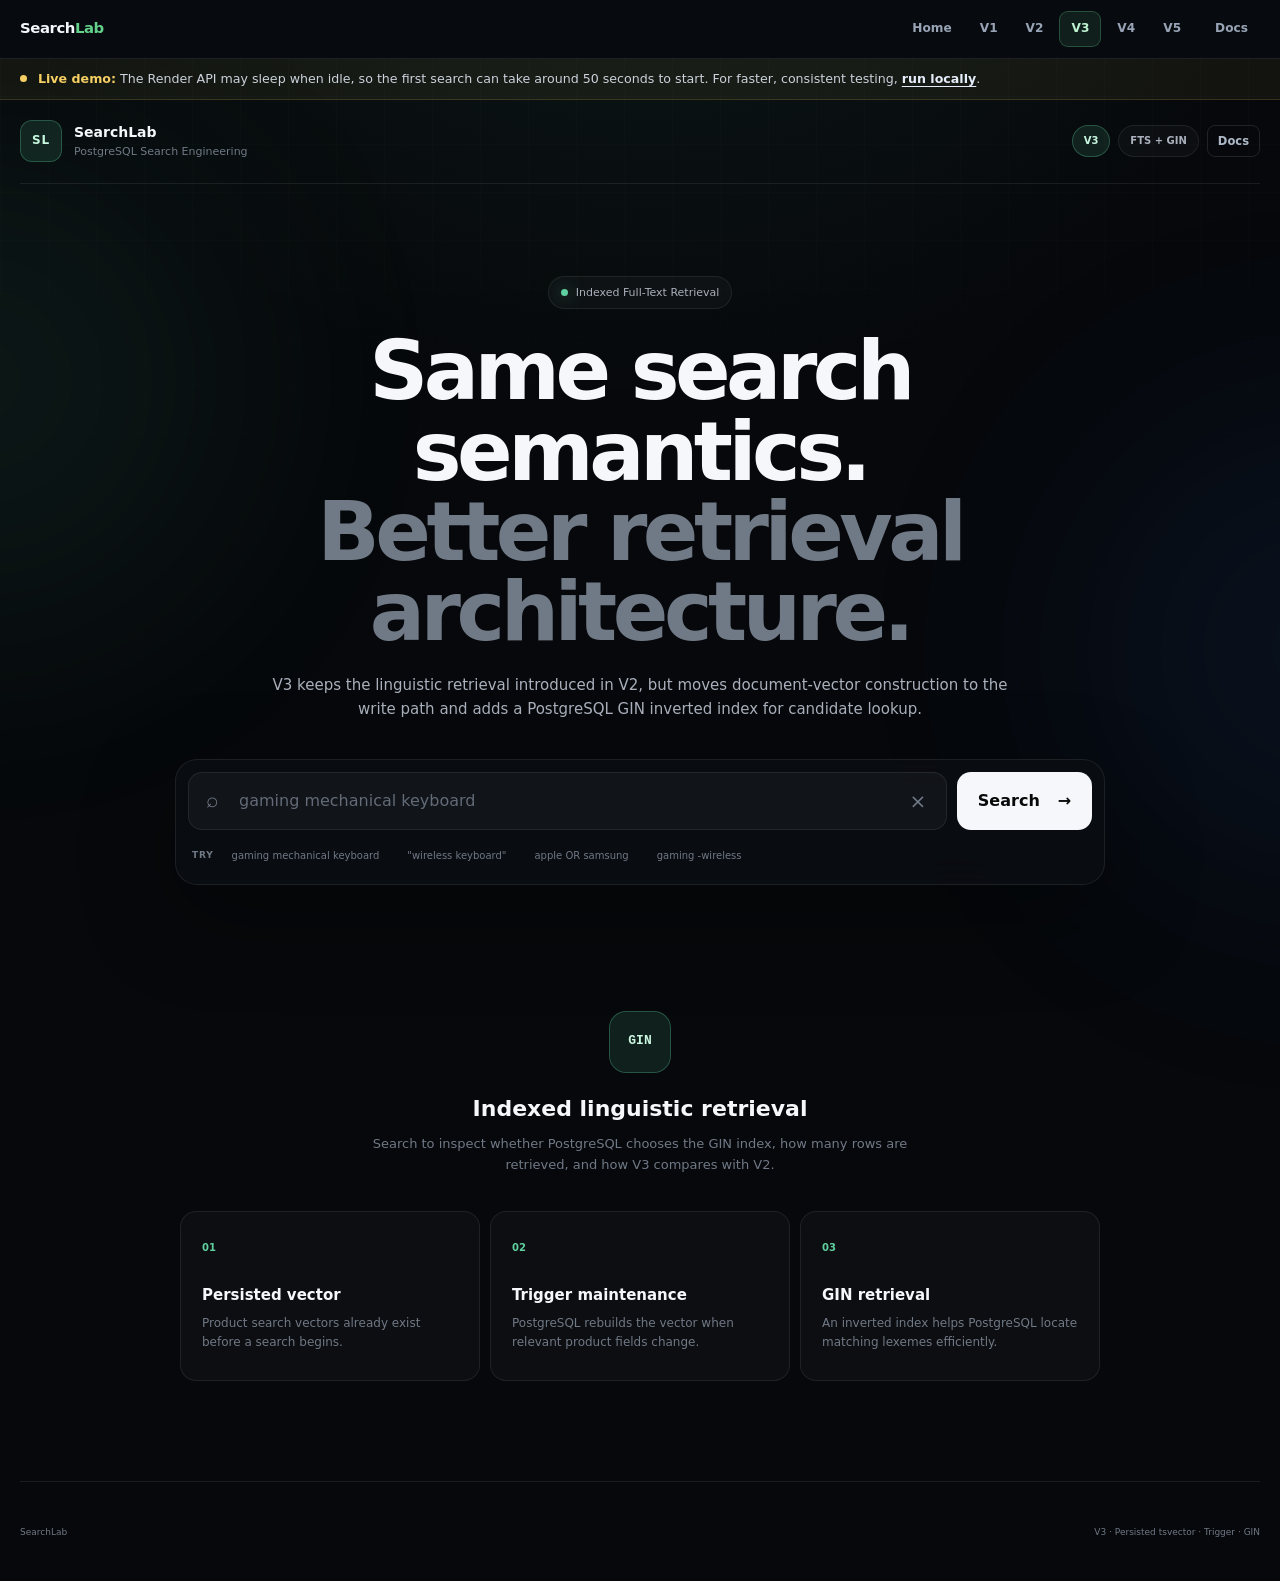
<file: frontend/v3/v3.html>
<!DOCTYPE html>
<html lang="en">

<head>
    <meta charset="UTF-8">

    <meta
        name="viewport"
        content="width=device-width, initial-scale=1.0"
    >

    <meta
        name="description"
        content="SearchLab V3 — PostgreSQL Full-Text Search with a persisted tsvector, trigger maintenance and GIN indexing."
    >

    <title>
        SearchLab — V3 FTS + GIN
    </title>

    <link rel="icon" href="../favicon.svg" type="image/svg+xml">

    <link
        rel="stylesheet"
        href="./v3.css"
    >

    <link
        rel="stylesheet"
        href="../styles/navigation.css"
    >
</head>


<body>

    <!-- =========================================================
         BACKGROUND
    ========================================================== -->

    <div class="background-grid"></div>

    <div class="background-glow glow-left"></div>

    <div class="background-glow glow-right"></div>



    <!-- =========================================================
         APP
    ========================================================== -->

    <div class="app-shell">


        <!-- =====================================================
             HEADER
        ====================================================== -->

        <header class="site-header">

            <a
                href="../index.html"
                class="brand"
            >

                <div class="brand-mark">
                    SL
                </div>

                <div class="brand-copy">

                    <strong>
                        SearchLab
                    </strong>

                    <span>
                        PostgreSQL Search Engineering
                    </span>

                </div>

            </a>


            <div class="header-meta">

                <span class="version-chip">
                    V3
                </span>

                <span class="engine-chip">
                    FTS + GIN
                </span>

                <a href="../docs/index.html?version=v3" class="version-docs-link">
                    Docs
                </a>

            </div>

        </header>



        <main>


            <!-- =================================================
                 HERO
            ================================================== -->

            <section class="hero">

                <div class="hero-badge">

                    <span></span>

                    Indexed Full-Text Retrieval

                </div>


                <h1>

                    Same search semantics.

                    <span>
                        Better retrieval architecture.
                    </span>

                </h1>


                <p>
                    V3 keeps the linguistic retrieval introduced in V2,
                    but moves document-vector construction to the write
                    path and adds a PostgreSQL GIN inverted index for
                    candidate lookup.
                </p>



                <!-- =============================================
                     SEARCH
                ============================================== -->

                <div class="search-panel">

                    <form
                        id="search-form"
                        class="search-form"
                    >

                        <div class="search-input-wrapper">

                            <span class="search-icon">
                                ⌕
                            </span>

                            <input
                                id="search-input"
                                type="search"
                                placeholder="gaming mechanical keyboard"
                                autocomplete="off"
                                required
                            >

                            <button
                                id="clear-search-button"
                                class="clear-button"
                                type="button"
                                aria-label="Clear search"
                            >
                                ×
                            </button>

                        </div>


                        <button
                            id="search-button"
                            class="primary-button"
                            type="submit"
                        >

                            Search

                            <span>
                                →
                            </span>

                        </button>

                    </form>


                    <div class="search-examples">

                        <span class="example-label">
                            Try
                        </span>

                        <button
                            type="button"
                            class="query-example"
                            data-query="gaming mechanical keyboard"
                        >
                            gaming mechanical keyboard
                        </button>

                        <button
                            type="button"
                            class="query-example"
                            data-query='"wireless keyboard"'
                        >
                            "wireless keyboard"
                        </button>

                        <button
                            type="button"
                            class="query-example"
                            data-query="apple OR samsung"
                        >
                            apple OR samsung
                        </button>

                        <button
                            type="button"
                            class="query-example"
                            data-query="gaming -wireless"
                        >
                            gaming -wireless
                        </button>

                    </div>

                </div>

            </section>



            <!-- =================================================
                 EMPTY STATE
            ================================================== -->

            <section
                id="initial-state"
                class="initial-state"
            >

                <div class="initial-symbol">
                    GIN
                </div>

                <h2>
                    Indexed linguistic retrieval
                </h2>

                <p>
                    Search to inspect whether PostgreSQL chooses the
                    GIN index, how many rows are retrieved, and how
                    V3 compares with V2.
                </p>


                <div class="concept-grid">

                    <article>

                        <span>
                            01
                        </span>

                        <h3>
                            Persisted vector
                        </h3>

                        <p>
                            Product search vectors already exist before
                            a search begins.
                        </p>

                    </article>


                    <article>

                        <span>
                            02
                        </span>

                        <h3>
                            Trigger maintenance
                        </h3>

                        <p>
                            PostgreSQL rebuilds the vector when relevant
                            product fields change.
                        </p>

                    </article>


                    <article>

                        <span>
                            03
                        </span>

                        <h3>
                            GIN retrieval
                        </h3>

                        <p>
                            An inverted index helps PostgreSQL locate
                            matching lexemes efficiently.
                        </p>

                    </article>

                </div>

            </section>



            <!-- =================================================
                 LOADING
            ================================================== -->

            <section
                id="loading-state"
                class="loading-state hidden"
            >

                <div class="spinner"></div>

                <div>

                    <strong>
                        Running indexed full-text search
                    </strong>

                    <span>
                        Querying PostgreSQL and inspecting the execution
                        plan.
                    </span>

                </div>

            </section>



            <!-- =================================================
                 ERROR
            ================================================== -->

            <section
                id="error-state"
                class="error-state hidden"
            >

                <div class="error-icon">
                    !
                </div>

                <div>

                    <h2>
                        Search failed
                    </h2>

                    <p id="error-message">
                        Something went wrong.
                    </p>

                </div>

            </section>



            <!-- =================================================
                 OUTPUT
            ================================================== -->

            <div
                id="search-output"
                class="search-output hidden"
            >


                <!-- =============================================
                     QUERY REPORT
                ============================================== -->

                <section class="section-card">

                    <div class="section-heading">

                        <div>

                            <span class="eyebrow">
                                QUERY
                            </span>

                            <h2>
                                Search report
                            </h2>

                        </div>


                        <div class="query-box">

                            <span>
                                Query
                            </span>

                            <strong id="report-query">
                                —
                            </strong>

                        </div>

                    </div>


                    <div class="metrics-grid">

                        <article class="metric-card">

                            <span>
                                Results
                            </span>

                            <strong id="metric-result-count">
                                —
                            </strong>

                            <small>
                                matching products
                            </small>

                        </article>


                        <article class="metric-card">

                            <span>
                                Application time
                            </span>

                            <strong id="metric-application-time">
                                —
                            </strong>

                            <small>
                                Python-observed duration
                            </small>

                        </article>


                        <article class="metric-card">

                            <span>
                                PostgreSQL execution
                            </span>

                            <strong id="metric-db-execution-time">
                                —
                            </strong>

                            <small>
                                server-side execution
                            </small>

                        </article>


                        <article class="metric-card">

                            <span>
                                Peak Python memory
                            </span>

                            <strong id="metric-peak-memory">
                                —
                            </strong>

                            <small>
                                traced allocation
                            </small>

                        </article>

                    </div>

                </section>



                <!-- =============================================
                     INDEX STATUS
                ============================================== -->

                <section class="section-card index-section">

                    <div class="section-heading">

                        <div>

                            <span class="eyebrow">
                                INDEX
                            </span>

                            <h2>
                                GIN index status
                            </h2>

                            <p>
                                An index existing does not guarantee the
                                planner will use it.
                            </p>

                        </div>


                        <span
                            id="index-status-badge"
                            class="index-status-badge"
                        >
                            Waiting for plan
                        </span>

                    </div>


                    <div class="index-status-grid">

                        <article class="index-card index-card-main">

                            <span class="card-label">
                                Index
                            </span>

                            <strong id="plan-index-name">
                                idx_products_search_vector
                            </strong>

                            <p>
                                GIN inverted index built over the
                                persisted product search vector.
                            </p>

                        </article>


                        <article class="index-card">

                            <span class="card-label">
                                Index used
                            </span>

                            <strong id="plan-index-used">
                                —
                            </strong>

                            <p>
                                Determined from the actual PostgreSQL
                                execution plan.
                            </p>

                        </article>


                        <article class="index-card">

                            <span class="card-label">
                                Scan strategy
                            </span>

                            <strong id="plan-scan-strategy">
                                —
                            </strong>

                            <p>
                                Bitmap, index-assisted or sequential
                                retrieval.
                            </p>

                        </article>


                        <article class="index-card">

                            <span class="card-label">
                                Candidate rows
                            </span>

                            <strong id="plan-actual-rows">
                                —
                            </strong>

                            <p>
                                Rows produced by the selected retrieval
                                node.
                            </p>

                        </article>

                    </div>

                </section>



                <!-- =============================================
                     EXECUTION REPORT
                ============================================== -->

                <section class="section-card">

                    <div class="section-heading">

                        <div>

                            <span class="eyebrow">
                                POSTGRESQL
                            </span>

                            <h2>
                                Execution report
                            </h2>

                            <p>
                                Human-readable interpretation of
                                <code>EXPLAIN ANALYZE</code>.
                            </p>

                        </div>


                        <span
                            id="plan-scan-badge"
                            class="plan-badge"
                        >
                            Waiting
                        </span>

                    </div>


                    <div class="execution-grid">


                        <article class="execution-card operation-card">

                            <div class="operation-heading">

                                <div class="db-icon">
                                    DB
                                </div>

                                <div>

                                    <span class="card-label">
                                        Primary retrieval operation
                                    </span>

                                    <h3 id="plan-primary-operation">
                                        —
                                    </h3>

                                </div>

                            </div>


                            <p id="plan-primary-description">
                                Run a search to inspect PostgreSQL's
                                selected execution strategy.
                            </p>

                        </article>


                        <article class="execution-card">

                            <span class="card-label">
                                Planning time
                            </span>

                            <strong id="plan-planning-time">
                                —
                            </strong>

                            <p>
                                Time spent constructing the query plan.
                            </p>

                        </article>


                        <article class="execution-card">

                            <span class="card-label">
                                Execution time
                            </span>

                            <strong id="plan-execution-time">
                                —
                            </strong>

                            <p>
                                PostgreSQL executor duration.
                            </p>

                        </article>


                        <article class="execution-card">

                            <span class="card-label">
                                Rows removed
                            </span>

                            <strong id="plan-rows-removed">
                                —
                            </strong>

                            <p>
                                Rows rejected by filters after retrieval.
                            </p>

                        </article>


                        <article class="execution-card">

                            <span class="card-label">
                                Shared hits
                            </span>

                            <strong id="plan-shared-hit">
                                —
                            </strong>

                            <p>
                                Pages found in PostgreSQL shared buffers.
                            </p>

                        </article>


                        <article class="execution-card">

                            <span class="card-label">
                                Shared reads
                            </span>

                            <strong id="plan-shared-read">
                                —
                            </strong>

                            <p>
                                Pages read into shared buffers.
                            </p>

                        </article>


                        <article class="execution-card">

                            <span class="card-label">
                                First row
                            </span>

                            <strong id="plan-first-row-time">
                                —
                            </strong>

                            <p>
                                Startup time for the selected node.
                            </p>

                        </article>


                        <article class="execution-card">

                            <span class="card-label">
                                Node completion
                            </span>

                            <strong id="plan-last-row-time">
                                —
                            </strong>

                            <p>
                                Total time spent inside the selected node.
                            </p>

                        </article>

                    </div>



                    <!-- =========================================
                         EXECUTION FLOW
                    ========================================== -->

                    <div class="pipeline-panel">

                        <div class="subheading">

                            <span class="eyebrow">
                                EXECUTION FLOW
                            </span>

                            <h3>
                                Expected V3 retrieval path
                            </h3>

                        </div>


                        <div
                            id="execution-pipeline"
                            class="execution-pipeline"
                        >

                            <div class="pipeline-step">

                                <span class="pipeline-number">
                                    1
                                </span>

                                <div>

                                    <strong>
                                        Parse query
                                    </strong>

                                    <span>
                                        websearch_to_tsquery()
                                    </span>

                                </div>

                            </div>


                            <span class="pipeline-arrow">
                                →
                            </span>


                            <div class="pipeline-step">

                                <span class="pipeline-number">
                                    2
                                </span>

                                <div>

                                    <strong>
                                        GIN lookup
                                    </strong>

                                    <span>
                                        Bitmap Index Scan
                                    </span>

                                </div>

                            </div>


                            <span class="pipeline-arrow">
                                →
                            </span>


                            <div class="pipeline-step">

                                <span class="pipeline-number">
                                    3
                                </span>

                                <div>

                                    <strong>
                                        Fetch rows
                                    </strong>

                                    <span>
                                        Bitmap Heap Scan
                                    </span>

                                </div>

                            </div>


                            <span class="pipeline-arrow">
                                →
                            </span>


                            <div class="pipeline-step">

                                <span class="pipeline-number">
                                    4
                                </span>

                                <div>

                                    <strong>
                                        Rank
                                    </strong>

                                    <span>
                                        ts_rank_cd()
                                    </span>

                                </div>

                            </div>


                            <span class="pipeline-arrow">
                                →
                            </span>


                            <div class="pipeline-step">

                                <span class="pipeline-number">
                                    5
                                </span>

                                <div>

                                    <strong>
                                        Sort
                                    </strong>

                                    <span>
                                        relevance DESC
                                    </span>

                                </div>

                            </div>

                        </div>

                    </div>



                    <!-- =========================================
                         RAW OUTPUT
                    ========================================== -->

                    <div class="raw-grid">

                        <details class="technical-panel">

                            <summary>

                                <span>
                                    Raw SQL query
                                </span>

                                <span class="details-icon">
                                    +
                                </span>

                            </summary>


                            <div class="technical-content">

                                <button
                                    type="button"
                                    class="copy-button"
                                    data-copy-target="raw-sql"
                                >
                                    Copy
                                </button>

                                <pre><code id="raw-sql"></code></pre>

                            </div>

                        </details>


                        <details class="technical-panel">

                            <summary>

                                <span>
                                    Raw EXPLAIN response
                                </span>

                                <span class="details-icon">
                                    +
                                </span>

                            </summary>


                            <div class="technical-content">

                                <button
                                    type="button"
                                    class="copy-button"
                                    data-copy-target="raw-explain"
                                >
                                    Copy
                                </button>

                                <pre><code id="raw-explain"></code></pre>

                            </div>

                        </details>

                    </div>

                </section>



                <!-- =============================================
                     WRITE PATH
                ============================================== -->

                <section class="section-card">

                    <div class="section-heading">

                        <div>

                            <span class="eyebrow">
                                WRITE PATH
                            </span>

                            <h2>
                                Trigger-maintained search vector
                            </h2>

                            <p>
                                V3 moves vector construction out of
                                search requests and into product writes.
                            </p>

                        </div>

                    </div>


                    <div class="write-path">

                        <div class="write-node">

                            <span>
                                Product change
                            </span>

                            <strong>
                                INSERT / UPDATE
                            </strong>

                        </div>


                        <span class="flow-arrow">
                            →
                        </span>


                        <div class="write-node">

                            <span>
                                PostgreSQL
                            </span>

                            <strong>
                                BEFORE trigger
                            </strong>

                        </div>


                        <span class="flow-arrow">
                            →
                        </span>


                        <div class="write-node">

                            <span>
                                Function
                            </span>

                            <strong>
                                update_product_search_vector()
                            </strong>

                        </div>


                        <span class="flow-arrow">
                            →
                        </span>


                        <div class="write-node">

                            <span>
                                Persisted
                            </span>

                            <strong>
                                search_vector
                            </strong>

                        </div>


                        <span class="flow-arrow">
                            →
                        </span>


                        <div class="write-node">

                            <span>
                                Index
                            </span>

                            <strong>
                                GIN maintained
                            </strong>

                        </div>

                    </div>



                    <div class="trigger-grid">

                        <article class="trigger-card">

                            <span class="trigger-label">
                                Trigger
                            </span>

                            <h3>
                                BEFORE INSERT
                            </h3>

                            <p>
                                New products receive a search vector
                                before the row is stored.
                            </p>

                        </article>


                        <article class="trigger-card">

                            <span class="trigger-label">
                                Trigger
                            </span>

                            <h3>
                                BEFORE UPDATE
                            </h3>

                            <p>
                                Search vectors are rebuilt when
                                searchable product fields change.
                            </p>

                        </article>


                        <article class="trigger-card">

                            <span class="trigger-label">
                                Scoped fields
                            </span>

                            <h3>
                                UPDATE OF
                            </h3>

                            <p>
                                Name, brand, category, tags and
                                description trigger vector maintenance.
                            </p>

                        </article>


                        <article class="trigger-card">

                            <span class="trigger-label">
                                Isolation
                            </span>

                            <h3>
                                Search path
                            </h3>

                            <p>
                                Triggers do not run during normal search
                                requests.
                            </p>

                        </article>

                    </div>

                </section>



                <!-- =============================================
                     V2 VS V3
                ============================================== -->

                <section class="section-card">

                    <div class="section-heading">

                        <div>

                            <span class="eyebrow">
                                BENCHMARK
                            </span>

                            <h2>
                                V2 vs V3
                            </h2>

                            <p>
                                Same FTS semantics. Different retrieval
                                architecture.
                            </p>

                        </div>

                    </div>


                    <div class="comparison-table-wrapper">

                        <table class="comparison-table">

                            <thead>

                                <tr>

                                    <th>
                                        Version
                                    </th>

                                    <th>
                                        Strategy
                                    </th>

                                    <th>
                                        Results
                                    </th>

                                    <th>
                                        App time
                                    </th>

                                    <th>
                                        DB execution
                                    </th>

                                    <th>
                                        Peak memory
                                    </th>

                                    <th>
                                        Primary scan
                                    </th>

                                    <th>
                                        Index
                                    </th>

                                </tr>

                            </thead>


                            <tbody>

                                <tr>

                                    <td>
                                        <span class="version-pill">
                                            V2
                                        </span>
                                    </td>

                                    <td>
                                        Runtime FTS vector
                                    </td>

                                    <td id="comparison-v2-results">
                                        —
                                    </td>

                                    <td id="comparison-v2-app-time">
                                        —
                                    </td>

                                    <td id="comparison-v2-db-time">
                                        —
                                    </td>

                                    <td id="comparison-v2-memory">
                                        —
                                    </td>

                                    <td id="comparison-v2-scan">
                                        Sequential Scan
                                    </td>

                                    <td>
                                        None
                                    </td>

                                </tr>


                                <tr class="active-comparison-row">

                                    <td>

                                        <span class="version-pill active">
                                            V3
                                        </span>

                                    </td>

                                    <td>
                                        Persisted vector + GIN
                                    </td>

                                    <td id="comparison-v3-results">
                                        —
                                    </td>

                                    <td id="comparison-v3-app-time">
                                        —
                                    </td>

                                    <td id="comparison-v3-db-time">
                                        —
                                    </td>

                                    <td id="comparison-v3-memory">
                                        —
                                    </td>

                                    <td id="comparison-v3-scan">
                                        —
                                    </td>

                                    <td id="comparison-v3-index">
                                        —
                                    </td>

                                </tr>

                            </tbody>

                        </table>

                    </div>

                </section>



                <!-- =============================================
                     RESULTS
                ============================================== -->

                <section class="section-card">

                    <div class="section-heading">

                        <div>

                            <span class="eyebrow">
                                RESULTS
                            </span>

                            <h2>
                                Ranked products
                            </h2>

                            <p>
                                Matching products remain ordered using
                                <code>ts_rank_cd()</code>.
                            </p>

                        </div>


                        <div class="visible-count">

                            <strong id="results-visible-count">
                                0
                            </strong>

                            <span>
                                shown
                            </span>

                        </div>

                    </div>


                    <div
                        id="results-container"
                        class="results-list"
                    >
                    </div>


                    <div class="see-more-wrapper">

                        <button
                            id="see-more-button"
                            class="secondary-button hidden"
                            type="button"
                        >
                            See more results

                            <span>
                                ↓
                            </span>

                        </button>

                    </div>

                </section>



                <!-- =============================================
                     EXPLANATION
                ============================================== -->

                <section class="section-card">

                    <div class="section-heading">

                        <div>

                            <span class="eyebrow">
                                EXPLANATION
                            </span>

                            <h2>
                                What changed in V3?
                            </h2>

                        </div>

                    </div>


                    <div class="docs-grid">

                        <article class="docs-card">

                            <span>
                                01
                            </span>

                            <h3>
                                Persisted `tsvector`
                            </h3>

                            <p>
                                V3 no longer rebuilds the complete
                                product document vector during every
                                search.
                            </p>

                            <code>
                                products.search_vector
                            </code>

                        </article>


                        <article class="docs-card">

                            <span>
                                02
                            </span>

                            <h3>
                                Trigger maintenance
                            </h3>

                            <p>
                                PostgreSQL keeps the stored vector
                                synchronized with searchable fields.
                            </p>

                            <code>
                                BEFORE INSERT OR UPDATE
                            </code>

                        </article>


                        <article class="docs-card">

                            <span>
                                03
                            </span>

                            <h3>
                                GIN inverted index
                            </h3>

                            <p>
                                PostgreSQL can locate matching lexemes
                                without beginning from every product row.
                            </p>

                            <code>
                                USING GIN(search_vector)
                            </code>

                        </article>


                        <article class="docs-card">

                            <span>
                                04
                            </span>

                            <h3>
                                Ranking remains separate
                            </h3>

                            <p>
                                GIN finds candidates. PostgreSQL still
                                calculates relevance and sorts matches.
                            </p>

                            <code>
                                ts_rank_cd()
                            </code>

                        </article>

                    </div>


                    <details class="deep-dive">

                        <summary>

                            <span>
                                Why PostgreSQL may still choose a
                                Sequential Scan
                            </span>

                            <span class="details-icon">
                                +
                            </span>

                        </summary>


                        <div class="deep-dive-content">

                            <p>
                                An index does not force a particular
                                execution plan. PostgreSQL estimates the
                                cost of available strategies and may
                                prefer a sequential scan when a query
                                matches a very large percentage of the
                                table.
                            </p>


                            <div class="selectivity-grid">

                                <div>

                                    <span>
                                        Highly selective
                                    </span>

                                    <strong>
                                        120 / 100,000
                                    </strong>

                                    <p>
                                        GIN is likely valuable.
                                    </p>

                                </div>


                                <div>

                                    <span>
                                        Medium selectivity
                                    </span>

                                    <strong>
                                        8,000 / 100,000
                                    </strong>

                                    <p>
                                        Planner evaluates tradeoffs.
                                    </p>

                                </div>


                                <div>

                                    <span>
                                        Very broad
                                    </span>

                                    <strong>
                                        80,000 / 100,000
                                    </strong>

                                    <p>
                                        Sequential Scan may be cheaper.
                                    </p>

                                </div>

                            </div>

                        </div>

                    </details>

                </section>

            </div>

        </main>



        <!-- =====================================================
             FOOTER
        ====================================================== -->

        <footer class="site-footer">

            <span>
                SearchLab
            </span>

            <span>
                V3 · Persisted tsvector · Trigger · GIN
            </span>

        </footer>

    </div>



    <!-- =========================================================
         SCRIPTS
    ========================================================== -->

    <script
        type="module"
        src="./v3.js"
    ></script>

    <script
        src="../scripts/navigation.js"
        data-root=".."
        data-current="v3"
        defer
    ></script>

</body>

</html>
</file>
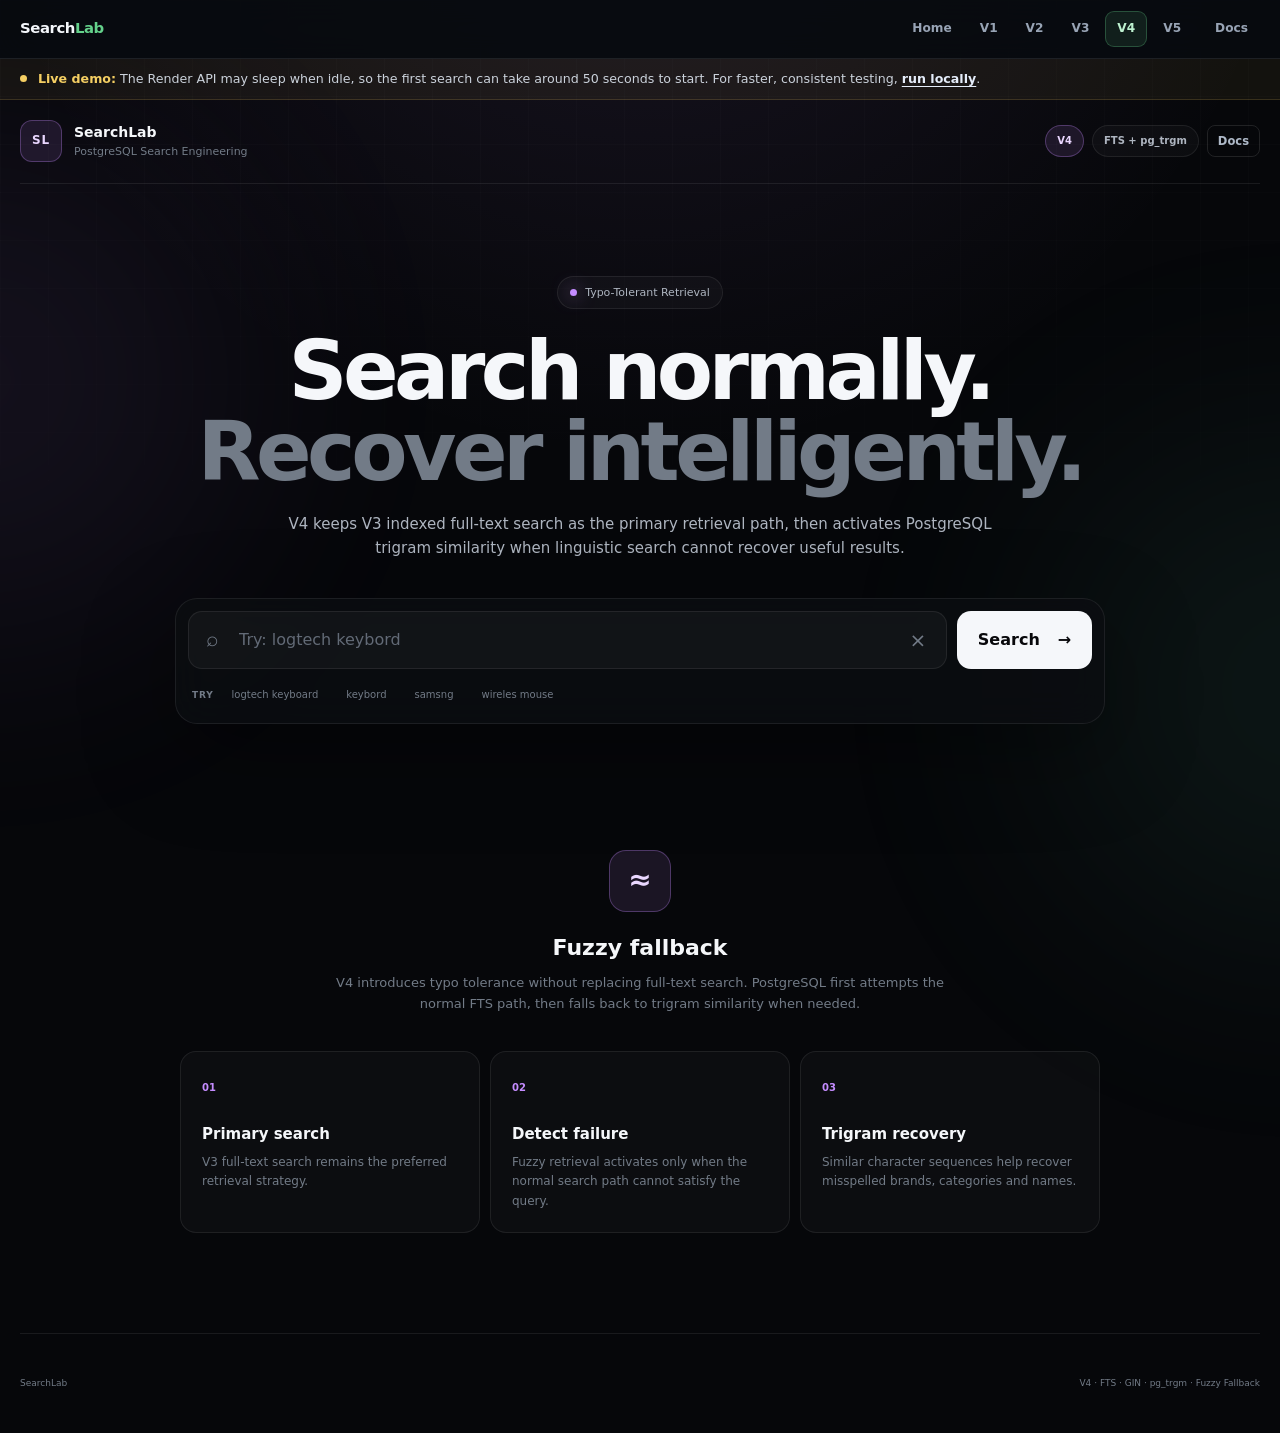
<file: frontend/v4/v4.html>
<!DOCTYPE html>
<html lang="en">

<head>
    <meta charset="UTF-8">

    <meta
        name="viewport"
        content="width=device-width, initial-scale=1.0"
    >

    <meta
        name="description"
        content="SearchLab V4 — PostgreSQL Full-Text Search with pg_trgm fuzzy fallback."
    >

    <title>
        SearchLab — V4 Fuzzy Fallback
    </title>

    <link rel="icon" href="../favicon.svg" type="image/svg+xml">

    <link
        rel="stylesheet"
        href="./v4.css"
    >

    <link
        rel="stylesheet"
        href="../styles/navigation.css"
    >
</head>


<body>

    <!-- =========================================================
         BACKGROUND
    ========================================================== -->

    <div class="background-grid"></div>

    <div class="background-glow glow-left"></div>

    <div class="background-glow glow-right"></div>



    <!-- =========================================================
         APP
    ========================================================== -->

    <div class="app-shell">


        <!-- =====================================================
             HEADER
        ====================================================== -->

        <header class="site-header">

            <a
                href="../index.html"
                class="brand"
            >

                <div class="brand-mark">
                    SL
                </div>

                <div class="brand-copy">

                    <strong>
                        SearchLab
                    </strong>

                    <span>
                        PostgreSQL Search Engineering
                    </span>

                </div>

            </a>


            <div class="header-meta">

                <span class="version-chip">
                    V4
                </span>

                <span class="engine-chip">
                    FTS + pg_trgm
                </span>

                <a href="../docs/index.html?version=v4" class="version-docs-link">
                    Docs
                </a>

            </div>

        </header>



        <main>


            <!-- =================================================
                 HERO
            ================================================== -->

            <section class="hero">

                <div class="hero-badge">

                    <span></span>

                    Typo-Tolerant Retrieval

                </div>


                <h1>

                    Search normally.

                    <span>
                        Recover intelligently.
                    </span>

                </h1>


                <p>
                    V4 keeps V3 indexed full-text search as the primary
                    retrieval path, then activates PostgreSQL trigram
                    similarity when linguistic search cannot recover
                    useful results.
                </p>



                <!-- =============================================
                     SEARCH FORM
                ============================================== -->

                <div class="search-panel">

                    <form
                        id="search-form"
                        class="search-form"
                    >

                        <div class="search-input-wrapper">

                            <span class="search-icon">
                                ⌕
                            </span>

                            <input
                                id="search-input"
                                type="search"
                                placeholder="Try: logtech keybord"
                                autocomplete="off"
                                required
                            >

                            <button
                                id="clear-search-button"
                                class="clear-button"
                                type="button"
                                aria-label="Clear search"
                            >
                                ×
                            </button>

                        </div>


                        <button
                            id="search-button"
                            class="primary-button"
                            type="submit"
                        >

                            Search

                            <span>
                                →
                            </span>

                        </button>

                    </form>


                    <div class="search-examples">

                        <span class="example-label">
                            Try
                        </span>

                        <button
                            type="button"
                            class="query-example"
                            data-query="logtech keyboard"
                        >
                            logtech keyboard
                        </button>

                        <button
                            type="button"
                            class="query-example"
                            data-query="keybord"
                        >
                            keybord
                        </button>

                        <button
                            type="button"
                            class="query-example"
                            data-query="samsng"
                        >
                            samsng
                        </button>

                        <button
                            type="button"
                            class="query-example"
                            data-query="wireles mouse"
                        >
                            wireles mouse
                        </button>

                    </div>

                </div>

            </section>



            <!-- =================================================
                 INITIAL STATE
            ================================================== -->

            <section
                id="initial-state"
                class="initial-state"
            >

                <div class="initial-symbol">
                    ≈
                </div>


                <h2>
                    Fuzzy fallback
                </h2>


                <p>
                    V4 introduces typo tolerance without replacing
                    full-text search. PostgreSQL first attempts the
                    normal FTS path, then falls back to trigram
                    similarity when needed.
                </p>


                <div class="concept-grid">

                    <article>

                        <span>
                            01
                        </span>

                        <h3>
                            Primary search
                        </h3>

                        <p>
                            V3 full-text search remains the preferred
                            retrieval strategy.
                        </p>

                    </article>


                    <article>

                        <span>
                            02
                        </span>

                        <h3>
                            Detect failure
                        </h3>

                        <p>
                            Fuzzy retrieval activates only when the
                            normal search path cannot satisfy the query.
                        </p>

                    </article>


                    <article>

                        <span>
                            03
                        </span>

                        <h3>
                            Trigram recovery
                        </h3>

                        <p>
                            Similar character sequences help recover
                            misspelled brands, categories and names.
                        </p>

                    </article>

                </div>

            </section>



            <!-- =================================================
                 LOADING
            ================================================== -->

            <section
                id="loading-state"
                class="loading-state hidden"
            >

                <div class="spinner"></div>

                <div>

                    <strong>
                        Running search pipeline
                    </strong>

                    <span>
                        Testing FTS and inspecting fuzzy fallback.
                    </span>

                </div>

            </section>



            <!-- =================================================
                 ERROR
            ================================================== -->

            <section
                id="error-state"
                class="error-state hidden"
            >

                <div class="error-icon">
                    !
                </div>

                <div>

                    <h2>
                        Search failed
                    </h2>

                    <p id="error-message">
                        Something went wrong.
                    </p>

                </div>

            </section>



            <!-- =================================================
                 SEARCH OUTPUT
            ================================================== -->

            <div
                id="search-output"
                class="search-output hidden"
            >


                <!-- =============================================
                     SEARCH REPORT
                ============================================== -->

                <section class="section-card">

                    <div class="section-heading">

                        <div>

                            <span class="eyebrow">
                                QUERY
                            </span>

                            <h2>
                                Search report
                            </h2>

                        </div>


                        <div class="query-box">

                            <span>
                                Query
                            </span>

                            <strong id="report-query">
                                —
                            </strong>

                        </div>

                    </div>



                    <div class="metrics-grid">

                        <article class="metric-card">

                            <span>
                                Results
                            </span>

                            <strong id="metric-result-count">
                                —
                            </strong>

                            <small>
                                matching products
                            </small>

                        </article>


                        <article class="metric-card">

                            <span>
                                Application time
                            </span>

                            <strong id="metric-application-time">
                                —
                            </strong>

                            <small>
                                Python-observed duration
                            </small>

                        </article>


                        <article class="metric-card">

                            <span>
                                PostgreSQL execution
                            </span>

                            <strong id="metric-db-execution-time">
                                —
                            </strong>

                            <small>
                                EXPLAIN execution time
                            </small>

                        </article>


                        <article class="metric-card">

                            <span>
                                Peak Python memory
                            </span>

                            <strong id="metric-peak-memory">
                                —
                            </strong>

                            <small>
                                tracemalloc peak
                            </small>

                        </article>

                    </div>

                </section>



                <!-- =============================================
                     STRATEGY
                ============================================== -->

                <section class="section-card strategy-section">

                    <div class="section-heading">

                        <div>

                            <span class="eyebrow">
                                RETRIEVAL STRATEGY
                            </span>

                            <h2>
                                Search path
                            </h2>

                            <p>
                                V4 exposes whether PostgreSQL returned
                                normal full-text results or activated
                                fuzzy recovery.
                            </p>

                        </div>


                        <span
                            id="strategy-badge"
                            class="strategy-badge"
                        >
                            Waiting
                        </span>

                    </div>



                    <div class="strategy-grid">

                        <article class="strategy-card">

                            <span class="card-label">
                                Strategy
                            </span>

                            <strong id="strategy-name">
                                —
                            </strong>

                            <p>
                                The retrieval mode used for this request.
                            </p>

                        </article>


                        <article class="strategy-card">

                            <span class="card-label">
                                Fallback used
                            </span>

                            <strong id="fallback-used">
                                —
                            </strong>

                            <p>
                                Whether trigram similarity was required.
                            </p>

                        </article>


                        <article class="strategy-card">

                            <span class="card-label">
                                Search engine
                            </span>

                            <strong id="strategy-engine">
                                —
                            </strong>

                            <p>
                                PostgreSQL FTS or PostgreSQL pg_trgm.
                            </p>

                        </article>

                    </div>



                    <div class="fallback-flow">

                        <div class="fallback-step">

                            <span class="step-number">
                                1
                            </span>

                            <div>

                                <strong>
                                    Full-Text Search
                                </strong>

                                <span>
                                    V3 persisted tsvector + GIN
                                </span>

                            </div>

                        </div>


                        <span class="flow-arrow">
                            →
                        </span>


                        <div class="fallback-condition">

                            <span>
                                results?
                            </span>

                        </div>


                        <div class="branch-wrapper">

                            <div class="branch">

                                <span class="branch-label success">
                                    YES
                                </span>

                                <div class="branch-line"></div>

                                <strong>
                                    Return FTS results
                                </strong>

                            </div>


                            <div class="branch">

                                <span class="branch-label fallback">
                                    NO
                                </span>

                                <div class="branch-line"></div>

                                <strong>
                                    Activate pg_trgm
                                </strong>

                            </div>

                        </div>

                    </div>

                </section>



                <!-- =============================================
                     FUZZY ANALYSIS
                ============================================== -->

                <section class="section-card fuzzy-section">

                    <div class="section-heading">

                        <div>

                            <span class="eyebrow">
                                FUZZY ANALYSIS
                            </span>

                            <h2>
                                Trigram similarity
                            </h2>

                            <p>
                                Trigram matching compares overlapping
                                three-character sequences rather than
                                linguistic lexemes.
                            </p>

                        </div>

                    </div>



                    <div class="trigram-demo">

                        <div class="trigram-word">

                            <span>
                                Input
                            </span>

                            <strong>
                                keybord
                            </strong>

                            <div class="trigram-list">

                                <code>key</code>
                                <code>eyb</code>
                                <code>ybo</code>
                                <code>bor</code>
                                <code>ord</code>

                            </div>

                        </div>


                        <div class="similarity-symbol">
                            ≈
                        </div>


                        <div class="trigram-word">

                            <span>
                                Stored value
                            </span>

                            <strong>
                                keyboard
                            </strong>

                            <div class="trigram-list">

                                <code>key</code>
                                <code>eyb</code>
                                <code>ybo</code>
                                <code>boa</code>
                                <code>oar</code>
                                <code>ard</code>

                            </div>

                        </div>

                    </div>



                    <div class="fuzzy-fields-grid">

                        <article>

                            <span class="field-weight">
                                FIELD
                            </span>

                            <h3>
                                Product name
                            </h3>

                            <code>
                                similarity(name, query)
                            </code>

                            <p>
                                Strong fuzzy signal for product-name
                                misspellings.
                            </p>

                        </article>


                        <article>

                            <span class="field-weight">
                                FIELD
                            </span>

                            <h3>
                                Brand
                            </h3>

                            <code>
                                similarity(brand, query)
                            </code>

                            <p>
                                Useful for inputs such as
                                <strong>logtech</strong>.
                            </p>

                        </article>


                        <article>

                            <span class="field-weight">
                                FIELD
                            </span>

                            <h3>
                                Category
                            </h3>

                            <code>
                                similarity(category, query)
                            </code>

                            <p>
                                Provides another recovery signal for
                                categorical search terms.
                            </p>

                        </article>


                        <article>

                            <span class="field-weight">
                                SCORE
                            </span>

                            <h3>
                                GREATEST()
                            </h3>

                            <code>
                                MAX field similarity
                            </code>

                            <p>
                                The strongest fuzzy field becomes the
                                product's current fuzzy score.
                            </p>

                        </article>

                    </div>

                </section>



                <!-- =============================================
                     EXECUTION REPORT
                ============================================== -->

                <section class="section-card">

                    <div class="section-heading">

                        <div>

                            <span class="eyebrow">
                                POSTGRESQL
                            </span>

                            <h2>
                                Execution report
                            </h2>

                            <p>
                                Human-readable interpretation of
                                <code>EXPLAIN ANALYZE</code> and
                                <code>BUFFERS</code>.
                            </p>

                        </div>


                        <span
                            id="plan-scan-badge"
                            class="plan-badge"
                        >
                            Waiting
                        </span>

                    </div>



                    <div class="execution-grid">

                        <article class="execution-card operation-card">

                            <div class="operation-heading">

                                <div class="db-icon">
                                    DB
                                </div>

                                <div>

                                    <span class="card-label">
                                        Primary operation
                                    </span>

                                    <h3 id="plan-primary-operation">
                                        —
                                    </h3>

                                </div>

                            </div>


                            <p id="plan-primary-description">
                                Run a search to inspect PostgreSQL's
                                selected execution strategy.
                            </p>

                        </article>


                        <article class="execution-card">

                            <span class="card-label">
                                Planning time
                            </span>

                            <strong id="plan-planning-time">
                                —
                            </strong>

                            <p>
                                PostgreSQL query planning duration.
                            </p>

                        </article>


                        <article class="execution-card">

                            <span class="card-label">
                                Execution time
                            </span>

                            <strong id="plan-execution-time">
                                —
                            </strong>

                            <p>
                                PostgreSQL server-side execution.
                            </p>

                        </article>


                        <article class="execution-card">

                            <span class="card-label">
                                Rows removed
                            </span>

                            <strong id="plan-rows-removed">
                                —
                            </strong>

                            <p>
                                Rows discarded by filtering conditions.
                            </p>

                        </article>


                        <article class="execution-card">

                            <span class="card-label">
                                Shared hits
                            </span>

                            <strong id="plan-shared-hit">
                                —
                            </strong>

                            <p>
                                Blocks already present in shared buffers.
                            </p>

                        </article>


                        <article class="execution-card">

                            <span class="card-label">
                                Shared reads
                            </span>

                            <strong id="plan-shared-read">
                                —
                            </strong>

                            <p>
                                Blocks read into PostgreSQL buffers.
                            </p>

                        </article>


                        <article class="execution-card">

                            <span class="card-label">
                                First row
                            </span>

                            <strong id="plan-first-row-time">
                                —
                            </strong>

                            <p>
                                Startup timing for the selected node.
                            </p>

                        </article>


                        <article class="execution-card">

                            <span class="card-label">
                                Node completion
                            </span>

                            <strong id="plan-last-row-time">
                                —
                            </strong>

                            <p>
                                Total execution time for that node.
                            </p>

                        </article>

                    </div>



                    <!-- =========================================
                         FUZZY EXECUTION PIPELINE
                    ========================================== -->

                    <div class="pipeline-panel">

                        <div class="subheading">

                            <span class="eyebrow">
                                FUZZY PIPELINE
                            </span>

                            <h3>
                                pg_trgm fallback execution
                            </h3>

                        </div>


                        <div class="execution-pipeline">

                            <div class="pipeline-step">

                                <span class="pipeline-number">
                                    1
                                </span>

                                <div>

                                    <strong>
                                        Input
                                    </strong>

                                    <span>
                                        raw query text
                                    </span>

                                </div>

                            </div>


                            <span class="pipeline-arrow">
                                →
                            </span>


                            <div class="pipeline-step">

                                <span class="pipeline-number">
                                    2
                                </span>

                                <div>

                                    <strong>
                                        % operator
                                    </strong>

                                    <span>
                                        similarity threshold
                                    </span>

                                </div>

                            </div>


                            <span class="pipeline-arrow">
                                →
                            </span>


                            <div class="pipeline-step">

                                <span class="pipeline-number">
                                    3
                                </span>

                                <div>

                                    <strong>
                                        similarity()
                                    </strong>

                                    <span>
                                        field scores
                                    </span>

                                </div>

                            </div>


                            <span class="pipeline-arrow">
                                →
                            </span>


                            <div class="pipeline-step">

                                <span class="pipeline-number">
                                    4
                                </span>

                                <div>

                                    <strong>
                                        GREATEST()
                                    </strong>

                                    <span>
                                        fuzzy_score
                                    </span>

                                </div>

                            </div>


                            <span class="pipeline-arrow">
                                →
                            </span>


                            <div class="pipeline-step">

                                <span class="pipeline-number">
                                    5
                                </span>

                                <div>

                                    <strong>
                                        Sort
                                    </strong>

                                    <span>
                                        fuzzy_score DESC
                                    </span>

                                </div>

                            </div>

                        </div>

                    </div>



                    <!-- =========================================
                         RAW SQL + RAW EXPLAIN
                    ========================================== -->

                    <div class="raw-grid">

                        <details class="technical-panel">

                            <summary>

                                <span>
                                    Raw SQL query
                                </span>

                                <span class="details-icon">
                                    +
                                </span>

                            </summary>


                            <div class="technical-content">

                                <button
                                    type="button"
                                    class="copy-button"
                                    data-copy-target="raw-sql"
                                >
                                    Copy
                                </button>

                                <pre><code id="raw-sql"></code></pre>

                            </div>

                        </details>


                        <details class="technical-panel">

                            <summary>

                                <span>
                                    Raw EXPLAIN response
                                </span>

                                <span class="details-icon">
                                    +
                                </span>

                            </summary>


                            <div class="technical-content">

                                <button
                                    type="button"
                                    class="copy-button"
                                    data-copy-target="raw-explain"
                                >
                                    Copy
                                </button>

                                <pre><code id="raw-explain"></code></pre>

                            </div>

                        </details>

                    </div>

                </section>



                <!-- =============================================
                     V1 → V4 COMPARISON
                ============================================== -->

                <section class="section-card">

                    <div class="section-heading">

                        <div>

                            <span class="eyebrow">
                                BENCHMARK
                            </span>

                            <h2>
                                Version comparison
                            </h2>

                            <p>
                                Search architecture evolution from
                                substring matching to fuzzy recovery.
                            </p>

                        </div>

                    </div>


                    <div class="comparison-table-wrapper">

                        <table class="comparison-table">

                            <thead>

                                <tr>

                                    <th>
                                        Version
                                    </th>

                                    <th>
                                        Architecture
                                    </th>

                                    <th>
                                        Results
                                    </th>

                                    <th>
                                        App time
                                    </th>

                                    <th>
                                        DB time
                                    </th>

                                    <th>
                                        Peak memory
                                    </th>

                                    <th>
                                        Retrieval
                                    </th>

                                </tr>

                            </thead>


                            <tbody>

                                <tr>

                                    <td>
                                        <span class="version-pill">
                                            V1
                                        </span>
                                    </td>

                                    <td>
                                        ILIKE substring
                                    </td>

                                    <td id="comparison-v1-results">
                                        —
                                    </td>

                                    <td id="comparison-v1-app-time">
                                        —
                                    </td>

                                    <td id="comparison-v1-db-time">
                                        —
                                    </td>

                                    <td id="comparison-v1-memory">
                                        —
                                    </td>

                                    <td>
                                        Sequential scan
                                    </td>

                                </tr>


                                <tr>

                                    <td>
                                        <span class="version-pill">
                                            V2
                                        </span>
                                    </td>

                                    <td>
                                        Runtime FTS
                                    </td>

                                    <td id="comparison-v2-results">
                                        —
                                    </td>

                                    <td id="comparison-v2-app-time">
                                        —
                                    </td>

                                    <td id="comparison-v2-db-time">
                                        —
                                    </td>

                                    <td id="comparison-v2-memory">
                                        —
                                    </td>

                                    <td>
                                        Linguistic scan
                                    </td>

                                </tr>


                                <tr>

                                    <td>
                                        <span class="version-pill">
                                            V3
                                        </span>
                                    </td>

                                    <td>
                                        Persisted FTS + GIN
                                    </td>

                                    <td id="comparison-v3-results">
                                        —
                                    </td>

                                    <td id="comparison-v3-app-time">
                                        —
                                    </td>

                                    <td id="comparison-v3-db-time">
                                        —
                                    </td>

                                    <td id="comparison-v3-memory">
                                        —
                                    </td>

                                    <td>
                                        Indexed FTS
                                    </td>

                                </tr>


                                <tr class="active-comparison-row">

                                    <td>

                                        <span class="version-pill active">
                                            V4
                                        </span>

                                    </td>

                                    <td>
                                        FTS + fuzzy fallback
                                    </td>

                                    <td id="comparison-v4-results">
                                        —
                                    </td>

                                    <td id="comparison-v4-app-time">
                                        —
                                    </td>

                                    <td id="comparison-v4-db-time">
                                        —
                                    </td>

                                    <td id="comparison-v4-memory">
                                        —
                                    </td>

                                    <td id="comparison-v4-retrieval">
                                        —
                                    </td>

                                </tr>

                            </tbody>

                        </table>

                    </div>

                </section>



                <!-- =============================================
                     RESULTS
                ============================================== -->

                <section class="section-card">

                    <div class="section-heading">

                        <div>

                            <span class="eyebrow">
                                RESULTS
                            </span>

                            <h2>
                                Search results
                            </h2>

                            <p id="results-description">
                                Results ranked by the active retrieval
                                strategy.
                            </p>

                        </div>


                        <div class="visible-count">

                            <strong id="results-visible-count">
                                0
                            </strong>

                            <span>
                                shown
                            </span>

                        </div>

                    </div>


                    <div
                        id="results-container"
                        class="results-list"
                    >
                    </div>


                    <div class="see-more-wrapper">

                        <button
                            id="see-more-button"
                            class="secondary-button hidden"
                            type="button"
                        >
                            See more results

                            <span>
                                ↓
                            </span>

                        </button>

                    </div>

                </section>



                <!-- =============================================
                     DOCS / EXPLANATION
                ============================================== -->

                <section class="section-card">

                    <div class="section-heading">

                        <div>

                            <span class="eyebrow">
                                EXPLANATION
                            </span>

                            <h2>
                                What changed in V4?
                            </h2>

                        </div>

                    </div>



                    <div class="docs-grid">

                        <article class="docs-card">

                            <span>
                                01
                            </span>

                            <h3>
                                FTS remains primary
                            </h3>

                            <p>
                                Good queries should still use V3's
                                linguistic retrieval and GIN-backed
                                search path.
                            </p>

                            <code>
                                search_vector @@ tsquery
                            </code>

                        </article>


                        <article class="docs-card">

                            <span>
                                02
                            </span>

                            <h3>
                                Fallback activation
                            </h3>

                            <p>
                                Fuzzy matching is an alternate recovery
                                path rather than the default search
                                engine.
                            </p>

                            <code>
                                fallback_used = true
                            </code>

                        </article>


                        <article class="docs-card">

                            <span>
                                03
                            </span>

                            <h3>
                                Trigram matching
                            </h3>

                            <p>
                                pg_trgm compares overlapping character
                                sequences and can recover many spelling
                                mistakes.
                            </p>

                            <code>
                                similarity()
                            </code>

                        </article>


                        <article class="docs-card">

                            <span>
                                04
                            </span>

                            <h3>
                                Similarity threshold
                            </h3>

                            <p>
                                PostgreSQL's percent operator filters
                                candidates based on the configured
                                trigram similarity threshold.
                            </p>

                            <code>
                                field % query
                            </code>

                        </article>

                    </div>



                    <details class="deep-dive">

                        <summary>

                            <span>
                                Why not replace FTS with fuzzy search?
                            </span>

                            <span class="details-icon">
                                +
                            </span>

                        </summary>


                        <div class="deep-dive-content">

                            <div class="architecture-comparison">

                                <article>

                                    <span>
                                        FTS
                                    </span>

                                    <h3>
                                        Linguistic retrieval
                                    </h3>

                                    <p>
                                        Understands lexemes, stemming,
                                        stop words, Boolean query
                                        structure and field weighting.
                                    </p>

                                </article>


                                <article>

                                    <span>
                                        pg_trgm
                                    </span>

                                    <h3>
                                        Character similarity
                                    </h3>

                                    <p>
                                        Understands that two strings
                                        share many character sequences,
                                        making it useful for spelling
                                        recovery.
                                    </p>

                                </article>

                            </div>


                            <div class="architecture-message">

                                <strong>
                                    Different problems require different
                                    retrieval strategies.
                                </strong>

                                <p>
                                    V4 combines them instead of forcing
                                    one algorithm to solve both
                                    linguistic relevance and typo
                                    tolerance.
                                </p>

                            </div>

                        </div>

                    </details>

                </section>

            </div>

        </main>



        <!-- =====================================================
             FOOTER
        ====================================================== -->

        <footer class="site-footer">

            <span>
                SearchLab
            </span>

            <span>
                V4 · FTS · GIN · pg_trgm · Fuzzy Fallback
            </span>

        </footer>

    </div>



    <!-- =========================================================
         SCRIPTS
    ========================================================== -->

    <script
        type="module"
        src="./v4.js"
    ></script>

    <script
        src="../scripts/navigation.js"
        data-root=".."
        data-current="v4"
        defer
    ></script>

</body>

</html>
</file>
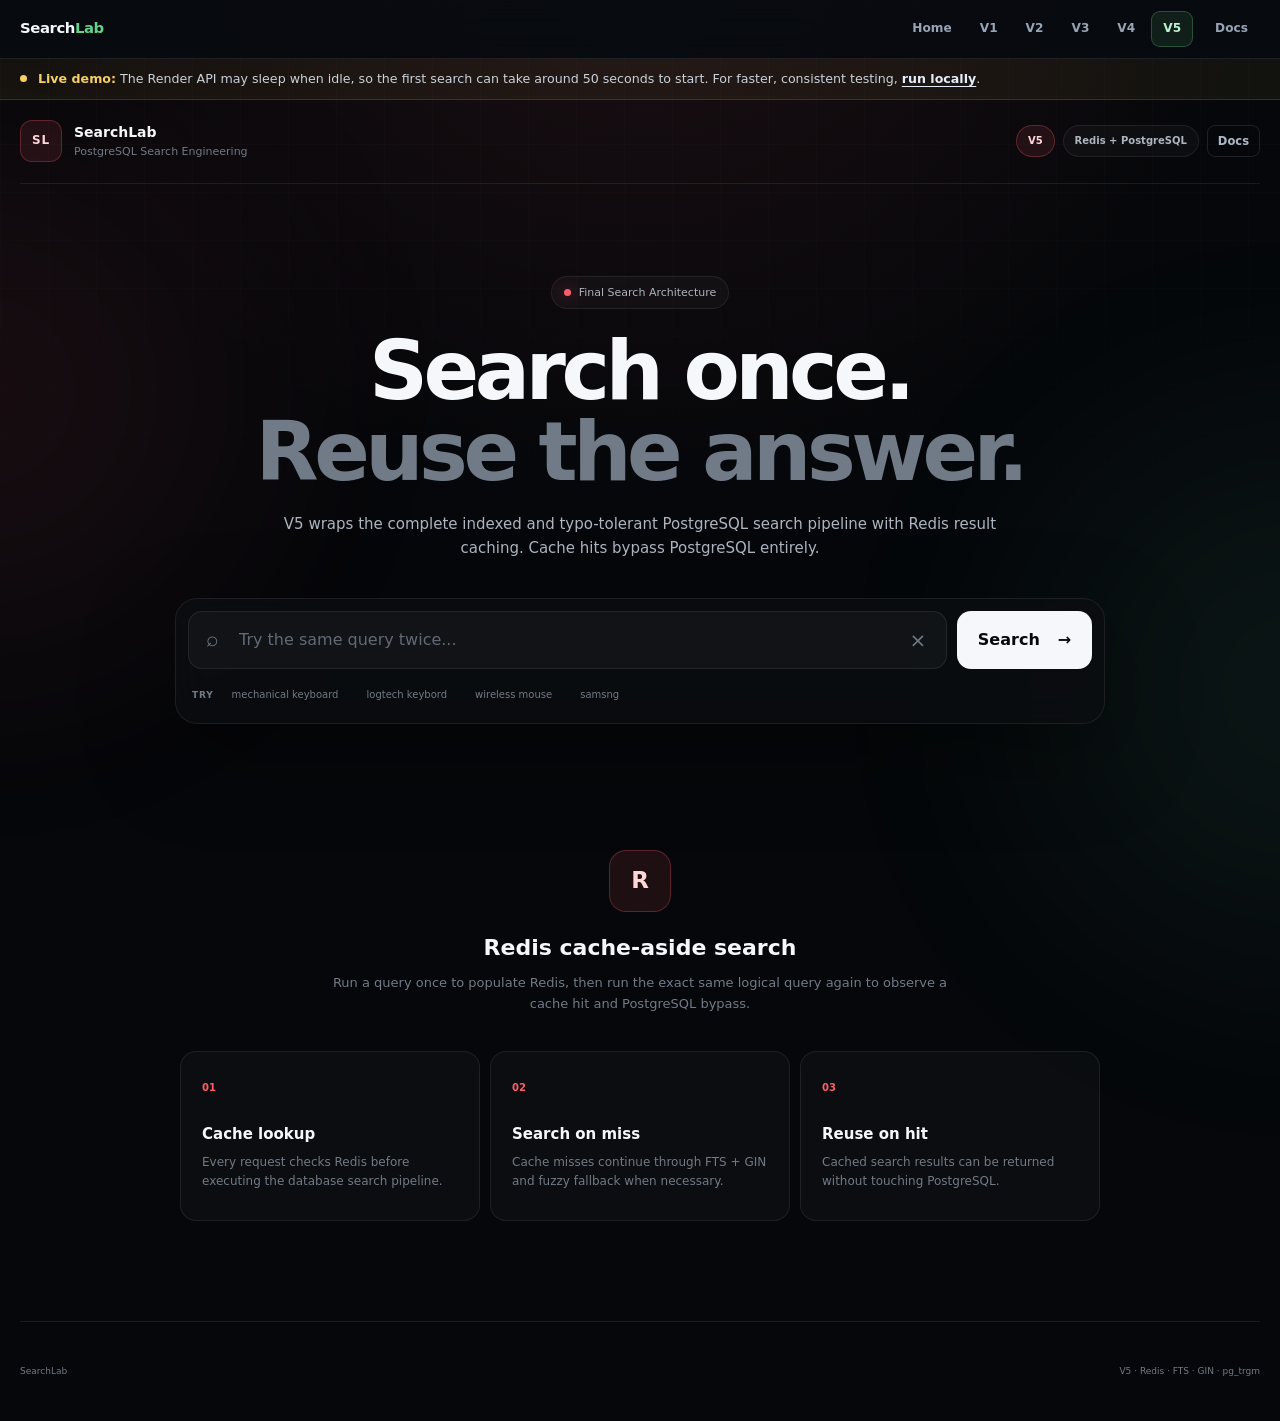
<file: frontend/v5/v5.html>
<!DOCTYPE html>
<html lang="en">

<head>
    <meta charset="UTF-8">

    <meta
        name="viewport"
        content="width=device-width, initial-scale=1.0"
    >

    <meta
        name="description"
        content="SearchLab V5 — Redis search result caching over PostgreSQL FTS, GIN indexing and fuzzy fallback."
    >

    <title>
        SearchLab — V5 Redis Cache
    </title>

    <link rel="icon" href="../favicon.svg" type="image/svg+xml">

    <link
        rel="stylesheet"
        href="./v5.css"
    >

    <link
        rel="stylesheet"
        href="../styles/navigation.css"
    >
</head>


<body>

    <!-- =========================================================
         BACKGROUND
    ========================================================== -->

    <div class="background-grid"></div>

    <div class="background-glow glow-left"></div>

    <div class="background-glow glow-right"></div>



    <!-- =========================================================
         APP
    ========================================================== -->

    <div class="app-shell">


        <!-- =====================================================
             HEADER
        ====================================================== -->

        <header class="site-header">

            <a
                href="../index.html"
                class="brand"
            >

                <div class="brand-mark">
                    SL
                </div>

                <div class="brand-copy">

                    <strong>
                        SearchLab
                    </strong>

                    <span>
                        PostgreSQL Search Engineering
                    </span>

                </div>

            </a>


            <div class="header-meta">

                <span class="version-chip">
                    V5
                </span>

                <span class="engine-chip">
                    Redis + PostgreSQL
                </span>

                <a href="../docs/index.html?version=v5" class="version-docs-link">
                    Docs
                </a>

            </div>

        </header>



        <main>


            <!-- =================================================
                 HERO
            ================================================== -->

            <section class="hero">

                <div class="hero-badge">

                    <span></span>

                    Final Search Architecture

                </div>


                <h1>

                    Search once.

                    <span>
                        Reuse the answer.
                    </span>

                </h1>


                <p>
                    V5 wraps the complete indexed and typo-tolerant
                    PostgreSQL search pipeline with Redis result caching.
                    Cache hits bypass PostgreSQL entirely.
                </p>



                <!-- =============================================
                     SEARCH
                ============================================== -->

                <div class="search-panel">

                    <form
                        id="search-form"
                        class="search-form"
                    >

                        <div class="search-input-wrapper">

                            <span class="search-icon">
                                ⌕
                            </span>

                            <input
                                id="search-input"
                                type="search"
                                placeholder="Try the same query twice..."
                                autocomplete="off"
                                required
                            >

                            <button
                                id="clear-search-button"
                                class="clear-button"
                                type="button"
                                aria-label="Clear search"
                            >
                                ×
                            </button>

                        </div>


                        <button
                            id="search-button"
                            class="primary-button"
                            type="submit"
                        >

                            Search

                            <span>
                                →
                            </span>

                        </button>

                    </form>


                    <div class="search-examples">

                        <span class="example-label">
                            Try
                        </span>

                        <button
                            type="button"
                            class="query-example"
                            data-query="mechanical keyboard"
                        >
                            mechanical keyboard
                        </button>

                        <button
                            type="button"
                            class="query-example"
                            data-query="logtech keybord"
                        >
                            logtech keybord
                        </button>

                        <button
                            type="button"
                            class="query-example"
                            data-query="wireless mouse"
                        >
                            wireless mouse
                        </button>

                        <button
                            type="button"
                            class="query-example"
                            data-query="samsng"
                        >
                            samsng
                        </button>

                    </div>

                </div>

            </section>



            <!-- =================================================
                 INITIAL STATE
            ================================================== -->

            <section
                id="initial-state"
                class="initial-state"
            >

                <div class="initial-symbol">
                    R
                </div>

                <h2>
                    Redis cache-aside search
                </h2>

                <p>
                    Run a query once to populate Redis, then run the
                    exact same logical query again to observe a cache
                    hit and PostgreSQL bypass.
                </p>


                <div class="concept-grid">

                    <article>

                        <span>
                            01
                        </span>

                        <h3>
                            Cache lookup
                        </h3>

                        <p>
                            Every request checks Redis before executing
                            the database search pipeline.
                        </p>

                    </article>


                    <article>

                        <span>
                            02
                        </span>

                        <h3>
                            Search on miss
                        </h3>

                        <p>
                            Cache misses continue through FTS + GIN and
                            fuzzy fallback when necessary.
                        </p>

                    </article>


                    <article>

                        <span>
                            03
                        </span>

                        <h3>
                            Reuse on hit
                        </h3>

                        <p>
                            Cached search results can be returned without
                            touching PostgreSQL.
                        </p>

                    </article>

                </div>

            </section>



            <!-- =================================================
                 LOADING
            ================================================== -->

            <section
                id="loading-state"
                class="loading-state hidden"
            >

                <div class="spinner"></div>

                <div>

                    <strong>
                        Running final search pipeline
                    </strong>

                    <span>
                        Checking Redis, PostgreSQL and active retrieval
                        strategy.
                    </span>

                </div>

            </section>



            <!-- =================================================
                 ERROR
            ================================================== -->

            <section
                id="error-state"
                class="error-state hidden"
            >

                <div class="error-icon">
                    !
                </div>

                <div>

                    <h2>
                        Search failed
                    </h2>

                    <p id="error-message">
                        Something went wrong.
                    </p>

                </div>

            </section>



            <!-- =================================================
                 SEARCH OUTPUT
            ================================================== -->

            <div
                id="search-output"
                class="search-output hidden"
            >


                <!-- =============================================
                     SEARCH REPORT
                ============================================== -->

                <section class="section-card">

                    <div class="section-heading">

                        <div>

                            <span class="eyebrow">
                                QUERY
                            </span>

                            <h2>
                                Search report
                            </h2>

                        </div>


                        <div class="query-box">

                            <span>
                                Normalized query
                            </span>

                            <strong id="report-query">
                                —
                            </strong>

                        </div>

                    </div>


                    <div class="metrics-grid">

                        <article class="metric-card">

                            <span>
                                Results
                            </span>

                            <strong id="metric-result-count">
                                —
                            </strong>

                            <small>
                                returned products
                            </small>

                        </article>


                        <article class="metric-card">

                            <span>
                                Application time
                            </span>

                            <strong id="metric-application-time">
                                —
                            </strong>

                            <small>
                                request-side benchmark
                            </small>

                        </article>


                        <article class="metric-card">

                            <span>
                                Redis lookup
                            </span>

                            <strong id="metric-cache-lookup">
                                —
                            </strong>

                            <small>
                                cache GET duration
                            </small>

                        </article>


                        <article class="metric-card">

                            <span>
                                Peak Python memory
                            </span>

                            <strong id="metric-peak-memory">
                                —
                            </strong>

                            <small>
                                tracemalloc peak
                            </small>

                        </article>

                    </div>

                </section>



                <!-- =============================================
                     CACHE STATUS
                ============================================== -->

                <section class="section-card cache-section">

                    <div class="section-heading">

                        <div>

                            <span class="eyebrow">
                                REDIS
                            </span>

                            <h2>
                                Cache status
                            </h2>

                            <p>
                                This is the defining V5 decision point:
                                return cached results or execute the
                                search engine.
                            </p>

                        </div>


                        <span
                            id="cache-status-badge"
                            class="cache-status-badge"
                        >
                            Waiting
                        </span>

                    </div>


                    <div class="cache-grid">

                        <article class="cache-card cache-primary">

                            <span class="card-label">
                                Cache result
                            </span>

                            <strong id="cache-hit-status">
                                —
                            </strong>

                            <p id="cache-hit-description">
                                Run a query to inspect Redis behavior.
                            </p>

                        </article>


                        <article class="cache-card">

                            <span class="card-label">
                                Lookup time
                            </span>

                            <strong id="cache-lookup-time">
                                —
                            </strong>

                            <p>
                                Time spent checking Redis.
                            </p>

                        </article>


                        <article class="cache-card">

                            <span class="card-label">
                                Write time
                            </span>

                            <strong id="cache-write-time">
                                —
                            </strong>

                            <p>
                                Cache population time on a miss.
                            </p>

                        </article>


                        <article class="cache-card">

                            <span class="card-label">
                                TTL
                            </span>

                            <strong id="cache-ttl">
                                —
                            </strong>

                            <p>
                                Configured cache lifetime.
                            </p>

                        </article>


                        <article class="cache-card">

                            <span class="card-label">
                                TTL remaining
                            </span>

                            <strong id="cache-ttl-remaining">
                                —
                            </strong>

                            <p>
                                Remaining lifetime for a cached result.
                            </p>

                        </article>


                        <article class="cache-card cache-key-card">

                            <span class="card-label">
                                Cache key
                            </span>

                            <strong id="cache-key">
                                —
                            </strong>

                            <p>
                                Versioned SHA-256 cache namespace.
                            </p>

                        </article>

                    </div>

                </section>



                <!-- =============================================
                     CACHE FLOW
                ============================================== -->

                <section class="section-card">

                    <div class="section-heading">

                        <div>

                            <span class="eyebrow">
                                CACHE-ASIDE
                            </span>

                            <h2>
                                Request execution path
                            </h2>

                        </div>

                    </div>


                    <div class="cache-flow">

                        <div class="flow-node">

                            <span>
                                1
                            </span>

                            <strong>
                                Normalize
                            </strong>

                            <small>
                                query text
                            </small>

                        </div>


                        <span class="flow-arrow">
                            →
                        </span>


                        <div class="flow-node redis-node">

                            <span>
                                2
                            </span>

                            <strong>
                                Redis GET
                            </strong>

                            <small>
                                cache lookup
                            </small>

                        </div>


                        <span class="flow-arrow">
                            →
                        </span>


                        <div class="flow-decision">

                            <strong>
                                HIT?
                            </strong>

                        </div>


                        <div class="branch-stack">

                            <div class="branch-row">

                                <span class="branch-label hit">
                                    YES
                                </span>

                                <span class="branch-line"></span>

                                <strong>
                                    Return cached result
                                </strong>

                            </div>


                            <div class="branch-row">

                                <span class="branch-label miss">
                                    NO
                                </span>

                                <span class="branch-line"></span>

                                <strong>
                                    Execute PostgreSQL
                                </strong>

                            </div>

                        </div>

                    </div>

                </section>



                <!-- =============================================
                     DATABASE STATUS
                ============================================== -->

                <section class="section-card">

                    <div class="section-heading">

                        <div>

                            <span class="eyebrow">
                                DATABASE
                            </span>

                            <h2>
                                PostgreSQL execution
                            </h2>

                            <p>
                                Cache hits should show PostgreSQL as
                                completely bypassed.
                            </p>

                        </div>


                        <span
                            id="database-status-badge"
                            class="database-status-badge"
                        >
                            Waiting
                        </span>

                    </div>


                    <div class="database-grid">

                        <article class="database-card database-main">

                            <span class="card-label">
                                Database executed
                            </span>

                            <strong id="database-executed">
                                —
                            </strong>

                            <p id="database-executed-description">
                                Waiting for request.
                            </p>

                        </article>


                        <article class="database-card">

                            <span class="card-label">
                                FTS attempted
                            </span>

                            <strong id="database-fts-attempted">
                                —
                            </strong>

                        </article>


                        <article class="database-card">

                            <span class="card-label">
                                Fuzzy attempted
                            </span>

                            <strong id="database-fuzzy-attempted">
                                —
                            </strong>

                        </article>


                        <article class="database-card">

                            <span class="card-label">
                                EXPLAIN executed
                            </span>

                            <strong id="database-explain-executed">
                                —
                            </strong>

                        </article>

                    </div>

                </section>



                <!-- =============================================
                     STRATEGY
                ============================================== -->

                <section class="section-card">

                    <div class="section-heading">

                        <div>

                            <span class="eyebrow">
                                SEARCH STRATEGY
                            </span>

                            <h2>
                                Retrieval strategy
                            </h2>

                        </div>


                        <span
                            id="strategy-badge"
                            class="strategy-badge"
                        >
                            Waiting
                        </span>

                    </div>


                    <div class="strategy-grid">

                        <article>

                            <span class="card-label">
                                Strategy
                            </span>

                            <strong id="strategy-name">
                                —
                            </strong>

                            <p>
                                Original algorithm that produced these
                                results.
                            </p>

                        </article>


                        <article>

                            <span class="card-label">
                                Engine
                            </span>

                            <strong id="strategy-engine">
                                —
                            </strong>

                            <p>
                                PostgreSQL retrieval engine used on the
                                cache-generating request.
                            </p>

                        </article>


                        <article>

                            <span class="card-label">
                                Fallback used
                            </span>

                            <strong id="strategy-fallback-used">
                                —
                            </strong>

                            <p>
                                Whether trigram fuzzy recovery was
                                necessary.
                            </p>

                        </article>

                    </div>

                </section>



                <!-- =============================================
                     TIMING BREAKDOWN
                ============================================== -->

                <section class="section-card">

                    <div class="section-heading">

                        <div>

                            <span class="eyebrow">
                                PERFORMANCE
                            </span>

                            <h2>
                                Timing breakdown
                            </h2>

                        </div>

                    </div>


                    <div class="timing-grid">

                        <article>

                            <span>
                                Redis lookup
                            </span>

                            <strong id="timing-cache-lookup">
                                —
                            </strong>

                        </article>


                        <article>

                            <span>
                                FTS
                            </span>

                            <strong id="timing-fts">
                                —
                            </strong>

                        </article>


                        <article>

                            <span>
                                Fuzzy fallback
                            </span>

                            <strong id="timing-fuzzy">
                                —
                            </strong>

                        </article>


                        <article>

                            <span>
                                Redis write
                            </span>

                            <strong id="timing-cache-write">
                                —
                            </strong>

                        </article>


                        <article>

                            <span>
                                EXPLAIN
                            </span>

                            <strong id="timing-explain">
                                —
                            </strong>

                        </article>


                        <article class="timing-total">

                            <span>
                                Application total
                            </span>

                            <strong id="timing-application-total">
                                —
                            </strong>

                        </article>

                    </div>

                </section>



                <!-- =============================================
                     POSTGRESQL EXECUTION REPORT
                ============================================== -->

                <section
                    id="postgres-report-section"
                    class="section-card"
                >

                    <div class="section-heading">

                        <div>

                            <span class="eyebrow">
                                POSTGRESQL
                            </span>

                            <h2>
                                Execution report
                            </h2>

                            <p id="postgres-report-description">
                                Available when PostgreSQL executes.
                            </p>

                        </div>


                        <span
                            id="plan-scan-badge"
                            class="plan-badge"
                        >
                            Waiting
                        </span>

                    </div>


                    <div
                        id="postgres-bypassed"
                        class="postgres-bypassed hidden"
                    >

                        <div class="bypass-icon">
                            ⚡
                        </div>

                        <h3>
                            PostgreSQL bypassed
                        </h3>

                        <p>
                            Redis returned the cached search result, so
                            no SQL query or EXPLAIN ANALYZE was executed.
                        </p>

                    </div>


                    <div
                        id="postgres-execution-content"
                    >

                        <div class="execution-grid">

                            <article class="execution-card operation-card">

                                <span class="card-label">
                                    Primary operation
                                </span>

                                <strong id="plan-primary-operation">
                                    —
                                </strong>

                                <p id="plan-primary-description">
                                    Waiting for execution plan.
                                </p>

                            </article>


                            <article class="execution-card">

                                <span class="card-label">
                                    Planning time
                                </span>

                                <strong id="plan-planning-time">
                                    —
                                </strong>

                            </article>


                            <article class="execution-card">

                                <span class="card-label">
                                    Execution time
                                </span>

                                <strong id="plan-execution-time">
                                    —
                                </strong>

                            </article>


                            <article class="execution-card">

                                <span class="card-label">
                                    Rows removed
                                </span>

                                <strong id="plan-rows-removed">
                                    —
                                </strong>

                            </article>


                            <article class="execution-card">

                                <span class="card-label">
                                    Shared hits
                                </span>

                                <strong id="plan-shared-hit">
                                    —
                                </strong>

                            </article>


                            <article class="execution-card">

                                <span class="card-label">
                                    Shared reads
                                </span>

                                <strong id="plan-shared-read">
                                    —
                                </strong>

                            </article>


                            <article class="execution-card">

                                <span class="card-label">
                                    First row
                                </span>

                                <strong id="plan-first-row-time">
                                    —
                                </strong>

                            </article>


                            <article class="execution-card">

                                <span class="card-label">
                                    Node completion
                                </span>

                                <strong id="plan-last-row-time">
                                    —
                                </strong>

                            </article>

                        </div>


                        <div class="raw-grid">

                            <details class="technical-panel">

                                <summary>

                                    <span>
                                        Raw SQL
                                    </span>

                                    <span class="details-icon">
                                        +
                                    </span>

                                </summary>


                                <div class="technical-content">

                                    <button
                                        type="button"
                                        class="copy-button"
                                        data-copy-target="raw-sql"
                                    >
                                        Copy
                                    </button>

                                    <pre><code id="raw-sql"></code></pre>

                                </div>

                            </details>


                            <details class="technical-panel">

                                <summary>

                                    <span>
                                        Raw EXPLAIN response
                                    </span>

                                    <span class="details-icon">
                                        +
                                    </span>

                                </summary>


                                <div class="technical-content">

                                    <button
                                        type="button"
                                        class="copy-button"
                                        data-copy-target="raw-explain"
                                    >
                                        Copy
                                    </button>

                                    <pre><code id="raw-explain"></code></pre>

                                </div>

                            </details>

                        </div>

                    </div>

                </section>



                <!-- =============================================
                     COMPLETE PIPELINE
                ============================================== -->

                <section class="section-card">

                    <div class="section-heading">

                        <div>

                            <span class="eyebrow">
                                ARCHITECTURE
                            </span>

                            <h2>
                                Final SearchLab pipeline
                            </h2>

                        </div>

                    </div>


                    <div class="pipeline-list">

                        <div class="pipeline-item">

                            <span>
                                01
                            </span>

                            <div>

                                <strong>
                                    Query normalization
                                </strong>

                                <small>
                                    Lowercase + whitespace normalization
                                </small>

                            </div>

                        </div>


                        <span class="pipeline-arrow">
                            ↓
                        </span>


                        <div class="pipeline-item highlight-redis">

                            <span>
                                02
                            </span>

                            <div>

                                <strong>
                                    Redis cache lookup
                                </strong>

                                <small>
                                    Cache-aside GET
                                </small>

                            </div>

                        </div>


                        <span class="pipeline-arrow">
                            ↓
                        </span>


                        <div class="pipeline-item">

                            <span>
                                03
                            </span>

                            <div>

                                <strong>
                                    Full-Text Search
                                </strong>

                                <small>
                                    persisted tsvector + GIN
                                </small>

                            </div>

                        </div>


                        <span class="pipeline-arrow">
                            ↓
                        </span>


                        <div class="pipeline-item">

                            <span>
                                04
                            </span>

                            <div>

                                <strong>
                                    Fuzzy fallback
                                </strong>

                                <small>
                                    pg_trgm similarity
                                </small>

                            </div>

                        </div>


                        <span class="pipeline-arrow">
                            ↓
                        </span>


                        <div class="pipeline-item highlight-redis">

                            <span>
                                05
                            </span>

                            <div>

                                <strong>
                                    Redis SET + TTL
                                </strong>

                                <small>
                                    Store final search result
                                </small>

                            </div>

                        </div>


                        <span class="pipeline-arrow">
                            ↓
                        </span>


                        <div class="pipeline-item">

                            <span>
                                06
                            </span>

                            <div>

                                <strong>
                                    FastAPI response
                                </strong>

                                <small>
                                    Return results + diagnostics
                                </small>

                            </div>

                        </div>

                    </div>

                </section>



                <!-- =============================================
                     VERSION COMPARISON
                ============================================== -->

                <section class="section-card">

                    <div class="section-heading">

                        <div>

                            <span class="eyebrow">
                                BENCHMARK
                            </span>

                            <h2>
                                V1 → V5
                            </h2>

                            <p>
                                Evolution from raw substring search to
                                cache-backed multi-stage retrieval.
                            </p>

                        </div>

                    </div>


                    <div class="comparison-table-wrapper">

                        <table class="comparison-table">

                            <thead>

                                <tr>

                                    <th>
                                        Version
                                    </th>

                                    <th>
                                        Architecture
                                    </th>

                                    <th>
                                        Results
                                    </th>

                                    <th>
                                        App time
                                    </th>

                                    <th>
                                        DB executed
                                    </th>

                                    <th>
                                        Cache
                                    </th>

                                    <th>
                                        Main improvement
                                    </th>

                                </tr>

                            </thead>


                            <tbody>

                                <tr>

                                    <td>
                                        <span class="version-pill">
                                            V1
                                        </span>
                                    </td>

                                    <td>
                                        ILIKE
                                    </td>

                                    <td id="comparison-v1-results">
                                        —
                                    </td>

                                    <td id="comparison-v1-time">
                                        —
                                    </td>

                                    <td>
                                        Yes
                                    </td>

                                    <td>
                                        None
                                    </td>

                                    <td>
                                        Substring matching
                                    </td>

                                </tr>


                                <tr>

                                    <td>
                                        <span class="version-pill">
                                            V2
                                        </span>
                                    </td>

                                    <td>
                                        Runtime FTS
                                    </td>

                                    <td id="comparison-v2-results">
                                        —
                                    </td>

                                    <td id="comparison-v2-time">
                                        —
                                    </td>

                                    <td>
                                        Yes
                                    </td>

                                    <td>
                                        None
                                    </td>

                                    <td>
                                        Linguistic retrieval
                                    </td>

                                </tr>


                                <tr>

                                    <td>
                                        <span class="version-pill">
                                            V3
                                        </span>
                                    </td>

                                    <td>
                                        FTS + GIN
                                    </td>

                                    <td id="comparison-v3-results">
                                        —
                                    </td>

                                    <td id="comparison-v3-time">
                                        —
                                    </td>

                                    <td>
                                        Yes
                                    </td>

                                    <td>
                                        None
                                    </td>

                                    <td>
                                        Indexed retrieval
                                    </td>

                                </tr>


                                <tr>

                                    <td>
                                        <span class="version-pill">
                                            V4
                                        </span>
                                    </td>

                                    <td>
                                        FTS + fuzzy
                                    </td>

                                    <td id="comparison-v4-results">
                                        —
                                    </td>

                                    <td id="comparison-v4-time">
                                        —
                                    </td>

                                    <td>
                                        Yes
                                    </td>

                                    <td>
                                        None
                                    </td>

                                    <td>
                                        Typo recovery
                                    </td>

                                </tr>


                                <tr class="active-comparison-row">

                                    <td>
                                        <span class="version-pill active">
                                            V5
                                        </span>
                                    </td>

                                    <td>
                                        Redis + V4 pipeline
                                    </td>

                                    <td id="comparison-v5-results">
                                        —
                                    </td>

                                    <td id="comparison-v5-time">
                                        —
                                    </td>

                                    <td id="comparison-v5-db">
                                        —
                                    </td>

                                    <td id="comparison-v5-cache">
                                        —
                                    </td>

                                    <td>
                                        Result reuse
                                    </td>

                                </tr>

                            </tbody>

                        </table>

                    </div>

                </section>



                <!-- =============================================
                     RESULTS
                ============================================== -->

                <section class="section-card">

                    <div class="section-heading">

                        <div>

                            <span class="eyebrow">
                                RESULTS
                            </span>

                            <h2>
                                Search results
                            </h2>

                            <p id="results-description">
                                Results from the active search path.
                            </p>

                        </div>


                        <div class="visible-count">

                            <strong id="results-visible-count">
                                0
                            </strong>

                            <span>
                                shown
                            </span>

                        </div>

                    </div>


                    <div
                        id="results-container"
                        class="results-list"
                    >
                    </div>


                    <div class="see-more-wrapper">

                        <button
                            id="see-more-button"
                            class="secondary-button hidden"
                            type="button"
                        >

                            See more results

                            <span>
                                ↓
                            </span>

                        </button>

                    </div>

                </section>



                <!-- =============================================
                     EXPLANATION
                ============================================== -->

                <section class="section-card">

                    <div class="section-heading">

                        <div>

                            <span class="eyebrow">
                                EXPLANATION
                            </span>

                            <h2>
                                What changed in V5?
                            </h2>

                        </div>

                    </div>


                    <div class="docs-grid">

                        <article class="docs-card">

                            <span>
                                01
                            </span>

                            <h3>
                                Cache-aside
                            </h3>

                            <p>
                                Redis is checked before PostgreSQL. On a
                                miss, the database result is stored for
                                future requests.
                            </p>

                            <code>
                                GET → MISS → DB → SET
                            </code>

                        </article>


                        <article class="docs-card">

                            <span>
                                02
                            </span>

                            <h3>
                                Database bypass
                            </h3>

                            <p>
                                A cache hit returns the final result
                                without executing FTS, fuzzy search or
                                EXPLAIN.
                            </p>

                            <code>
                                database.executed = false
                            </code>

                        </article>


                        <article class="docs-card">

                            <span>
                                03
                            </span>

                            <h3>
                                TTL
                            </h3>

                            <p>
                                Cached results expire automatically so
                                stale search responses do not persist
                                indefinitely.
                            </p>

                            <code>
                                ex = 300
                            </code>

                        </article>


                        <article class="docs-card">

                            <span>
                                04
                            </span>

                            <h3>
                                Graceful degradation
                            </h3>

                            <p>
                                Redis is an optimization. If it fails,
                                PostgreSQL remains the source of truth.
                            </p>

                            <code>
                                RedisError → PostgreSQL
                            </code>

                        </article>

                    </div>


                    <details class="deep-dive">

                        <summary>

                            <span>
                                Why Redis belongs after search quality
                                and indexing
                            </span>

                            <span class="details-icon">
                                +
                            </span>

                        </summary>


                        <div class="deep-dive-content">

                            <p>
                                Redis cannot improve relevance, fix poor
                                fuzzy scoring or repair bad SQL. It only
                                makes previously computed results cheaper
                                to retrieve.
                            </p>


                            <div class="lesson-grid">

                                <article>

                                    <span>
                                        V2
                                    </span>

                                    <strong>
                                        Understand
                                    </strong>

                                    <p>
                                        Linguistic retrieval.
                                    </p>

                                </article>


                                <article>

                                    <span>
                                        V3
                                    </span>

                                    <strong>
                                        Retrieve
                                    </strong>

                                    <p>
                                        Efficient candidate lookup.
                                    </p>

                                </article>


                                <article>

                                    <span>
                                        V4
                                    </span>

                                    <strong>
                                        Recover
                                    </strong>

                                    <p>
                                        Handle imperfect queries.
                                    </p>

                                </article>


                                <article>

                                    <span>
                                        V5
                                    </span>

                                    <strong>
                                        Reuse
                                    </strong>

                                    <p>
                                        Avoid repeated computation.
                                    </p>

                                </article>

                            </div>

                        </div>

                    </details>

                </section>

            </div>

        </main>



        <!-- =====================================================
             FOOTER
        ====================================================== -->

        <footer class="site-footer">

            <span>
                SearchLab
            </span>

            <span>
                V5 · Redis · FTS · GIN · pg_trgm
            </span>

        </footer>

    </div>



    <!-- =========================================================
         SCRIPTS
    ========================================================== -->

    <script
        type="module"
        src="./v5.js"
    ></script>

    <script
        src="../scripts/navigation.js"
        data-root=".."
        data-current="v5"
        defer
    ></script>

</body>

</html>
</file>
<file: frontend/styles/style.css>
/* =========================================================
   SearchLab
   PostgreSQL Search Engineering Lab
   ========================================================= */


/* =========================================================
   RESET
   ========================================================= */

*,
*::before,
*::after {
    box-sizing: border-box;
}

html {
    scroll-behavior: smooth;
}

body,
h1,
h2,
h3,
p,
blockquote,
pre {
    margin: 0;
}

a {
    color: inherit;
    text-decoration: none;
}

button,
input,
textarea,
select {
    font: inherit;
}

img,
svg {
    display: block;
    max-width: 100%;
}


/* =========================================================
   VARIABLES
   ========================================================= */

:root {
    --bg: #090b10;
    --bg-soft: #0d1017;
    --bg-card: #10141d;
    --bg-card-hover: #141925;

    --surface: #111722;
    --surface-2: #171d29;

    --text: #f4f7fb;
    --text-soft: #bbc4d2;
    --text-muted: #747f91;

    --border: rgba(255, 255, 255, 0.08);
    --border-strong: rgba(255, 255, 255, 0.14);

    --accent: #64d18b;
    --accent-soft: rgba(100, 209, 139, 0.12);
    --accent-border: rgba(100, 209, 139, 0.28);

    --blue: #6aa9ff;
    --yellow: #f5cf63;
    --purple: #a98cff;
    --red: #ff7f8d;

    --container: 1180px;

    --radius-sm: 8px;
    --radius-md: 14px;
    --radius-lg: 22px;

    --shadow:
        0 18px 50px rgba(0, 0, 0, 0.28);

    --font-sans:
        Inter,
        ui-sans-serif,
        system-ui,
        -apple-system,
        BlinkMacSystemFont,
        "Segoe UI",
        sans-serif;

    --font-mono:
        "SFMono-Regular",
        Consolas,
        "Liberation Mono",
        Menlo,
        monospace;
}


/* =========================================================
   GLOBAL
   ========================================================= */

body {
    min-height: 100vh;

    background:
        radial-gradient(
            circle at 50% -10%,
            rgba(70, 130, 100, 0.12),
            transparent 32rem
        ),
        var(--bg);

    color: var(--text);

    font-family: var(--font-sans);
    line-height: 1.6;

    -webkit-font-smoothing: antialiased;
    text-rendering: optimizeLegibility;
}

::selection {
    background: rgba(100, 209, 139, 0.25);
    color: white;
}

.container {
    width: min(
        calc(100% - 40px),
        var(--container)
    );

    margin-inline: auto;
}

code,
kbd,
pre {
    font-family: var(--font-mono);
}

code {
    color: #9be8b7;
}


/* =========================================================
   NAVBAR
   ========================================================= */

.navbar {
    position: sticky;
    top: 0;
    z-index: 100;

    border-bottom: 1px solid var(--border);

    background:
        rgba(9, 11, 16, 0.78);

    backdrop-filter: blur(18px);
    -webkit-backdrop-filter: blur(18px);
}

.navbar-content {
    min-height: 72px;

    display: flex;
    align-items: center;
    justify-content: space-between;
    gap: 24px;
}

.logo {
    font-size: 1.1rem;
    font-weight: 800;
    letter-spacing: -0.04em;
}

.logo span {
    color: var(--accent);
}

.navbar nav {
    display: flex;
    align-items: center;
    gap: 28px;
}

.navbar nav a {
    position: relative;

    color: var(--text-soft);

    font-size: 0.9rem;
    font-weight: 500;

    transition:
        color 160ms ease,
        transform 160ms ease;
}

.navbar nav a:hover {
    color: var(--text);
    transform: translateY(-1px);
}

.navbar nav a::after {
    content: "";

    position: absolute;
    left: 0;
    right: 0;
    bottom: -7px;

    height: 1px;

    background: var(--accent);

    transform: scaleX(0);
    transform-origin: center;

    transition: transform 160ms ease;
}

.navbar nav a:hover::after {
    transform: scaleX(1);
}


/* =========================================================
   HERO
   ========================================================= */

.hero {
    position: relative;

    padding:
        120px 0
        105px;

    overflow: hidden;
}

.hero::before {
    content: "";

    position: absolute;
    inset: 0;

    pointer-events: none;

    background-image:
        linear-gradient(
            rgba(255, 255, 255, 0.018) 1px,
            transparent 1px
        ),
        linear-gradient(
            90deg,
            rgba(255, 255, 255, 0.018) 1px,
            transparent 1px
        );

    background-size: 54px 54px;

    mask-image:
        linear-gradient(
            to bottom,
            rgba(0, 0, 0, 0.8),
            transparent 85%
        );
}

.hero-content {
    position: relative;
    z-index: 1;

    max-width: 930px;
}

.eyebrow {
    display: inline-flex;
    align-items: center;
    gap: 10px;

    margin-bottom: 28px;

    padding: 7px 12px;

    border:
        1px solid
        var(--accent-border);

    border-radius: 999px;

    background:
        var(--accent-soft);

    color: var(--accent);

    font-family: var(--font-mono);
    font-size: 0.72rem;
    font-weight: 700;

    letter-spacing: 0.08em;
    text-transform: uppercase;
}

.eyebrow::before {
    content: "";

    width: 7px;
    height: 7px;

    border-radius: 50%;

    background: var(--accent);

    box-shadow:
        0 0 14px
        rgba(100, 209, 139, 0.6);
}

.hero h1 {
    max-width: 900px;

    font-size:
        clamp(3.1rem, 7vw, 6.6rem);

    line-height: 0.98;

    letter-spacing: -0.065em;

    font-weight: 850;
}

.hero h1 span {
    color: var(--text-muted);
}

.hero-description {
    max-width: 760px;

    margin-top: 34px;

    color: var(--text-soft);

    font-size:
        clamp(1rem, 1.7vw, 1.18rem);

    line-height: 1.8;
}

.hero-description code {
    padding:
        3px 7px;

    border:
        1px solid var(--border);

    border-radius: 5px;

    background:
        var(--surface);

    font-size: 0.9em;
}


/* =========================================================
   SEARCH PREVIEW
   ========================================================= */

.search-preview {
    max-width: 760px;

    margin-top: 46px;

    overflow: hidden;

    border:
        1px solid
        var(--border-strong);

    border-radius: var(--radius-md);

    background:
        rgba(17, 23, 34, 0.72);

    box-shadow:
        var(--shadow);
}

.search-bar {
    min-height: 68px;

    padding: 0 18px;

    display: flex;
    align-items: center;
    gap: 14px;

    border-bottom:
        1px solid
        var(--border);
}

.search-bar svg {
    width: 20px;
    height: 20px;

    flex: 0 0 auto;

    fill: none;
    stroke: var(--text-muted);
    stroke-width: 1.8;
    stroke-linecap: round;
}

.search-bar > span {
    flex: 1;

    color: var(--text-soft);

    font-size: 0.96rem;
}

.search-bar kbd {
    flex: 0 0 auto;

    padding:
        4px 7px;

    border:
        1px solid
        var(--border-strong);

    border-radius: 6px;

    background:
        rgba(255, 255, 255, 0.04);

    color:
        var(--text-muted);

    font-size: 0.72rem;

    box-shadow:
        inset 0 -1px
        rgba(255, 255, 255, 0.04);
}

.preview-meta {
    min-height: 46px;

    padding:
        10px 18px;

    display: flex;
    flex-wrap: wrap;
    align-items: center;
    gap:
        8px 22px;

    color: var(--text-muted);

    font-family: var(--font-mono);
    font-size: 0.72rem;
}

.preview-meta span {
    position: relative;
}

.preview-meta span:not(:last-child)::after {
    content: "";

    position: absolute;

    right: -12px;
    top: 50%;

    width: 3px;
    height: 3px;

    border-radius: 50%;

    background:
        var(--text-muted);

    transform:
        translateY(-50%);
}


/* =========================================================
   PRIMARY BUTTON
   ========================================================= */

.primary-button {
    display: inline-flex;
    align-items: center;
    gap: 14px;

    margin-top: 36px;

    padding:
        13px 19px;

    border:
        1px solid
        var(--accent-border);

    border-radius:
        var(--radius-sm);

    background:
        var(--accent);

    color: #07120b;

    font-size: 0.88rem;
    font-weight: 800;

    box-shadow:
        0 10px 30px
        rgba(100, 209, 139, 0.12);

    transition:
        transform 160ms ease,
        box-shadow 160ms ease,
        filter 160ms ease;
}

.primary-button:hover {
    transform:
        translateY(-2px);

    box-shadow:
        0 15px 36px
        rgba(100, 209, 139, 0.2);

    filter: brightness(1.04);
}

.primary-button span {
    font-size: 1rem;
}


/* =========================================================
   SECTION DEFAULTS
   ========================================================= */

.versions-section,
.benchmark-section,
.about-section {
    border-top:
        1px solid
        var(--border);
}

.versions-section {
    padding:
        110px 0
        120px;

    background:
        linear-gradient(
            to bottom,
            rgba(255, 255, 255, 0.012),
            transparent
        );
}

.section-heading {
    display: grid;

    grid-template-columns:
        minmax(0, 1fr)
        minmax(280px, 430px);

    align-items: end;
    gap: 60px;

    margin-bottom: 58px;
}

.section-label {
    display: inline-block;

    margin-bottom: 16px;

    color: var(--accent);

    font-family: var(--font-mono);
    font-size: 0.7rem;
    font-weight: 700;

    letter-spacing: 0.13em;
}

.section-heading h2,
.benchmark h2 {
    font-size:
        clamp(2.25rem, 4.6vw, 4.2rem);

    line-height: 1.03;
    letter-spacing: -0.05em;
}

.section-heading > p {
    max-width: 420px;

    color: var(--text-muted);

    font-size: 1rem;
    line-height: 1.8;
}


/* =========================================================
   VERSION CARDS
   ========================================================= */

.version-grid {
    display: grid;

    grid-template-columns:
        repeat(2, minmax(0, 1fr));

    gap: 18px;
}

.version-card {
    position: relative;

    min-height: 310px;

    padding: 28px;

    display: flex;
    flex-direction: column;

    overflow: hidden;

    border:
        1px solid
        var(--border);

    border-radius:
        var(--radius-md);

    background:
        linear-gradient(
            145deg,
            rgba(255, 255, 255, 0.025),
            transparent 44%
        ),
        var(--bg-card);

    transition:
        transform 200ms ease,
        border-color 200ms ease,
        background 200ms ease,
        box-shadow 200ms ease;
}

.version-card::before {
    content: "";

    position: absolute;

    width: 180px;
    height: 180px;

    top: -110px;
    right: -90px;

    border-radius: 50%;

    background:
        rgba(100, 209, 139, 0.08);

    filter: blur(8px);

    opacity: 0;

    transition:
        opacity 200ms ease;
}

.version-card:hover {
    transform:
        translateY(-4px);

    border-color:
        rgba(100, 209, 139, 0.28);

    background:
        linear-gradient(
            145deg,
            rgba(100, 209, 139, 0.045),
            transparent 50%
        ),
        var(--bg-card-hover);

    box-shadow:
        0 24px 60px
        rgba(0, 0, 0, 0.2);
}

.version-card:hover::before {
    opacity: 1;
}

.version-top {
    display: flex;
    align-items: center;
    justify-content: space-between;
    gap: 16px;

    margin-bottom: 28px;
}

.version-number {
    color: var(--accent);

    font-family:
        var(--font-mono);

    font-size: 0.78rem;
    font-weight: 800;
}

.status {
    padding:
        5px 9px;

    border:
        1px solid
        var(--border);

    border-radius:
        999px;

    color:
        var(--text-muted);

    font-family:
        var(--font-mono);

    font-size:
        0.62rem;

    font-weight: 700;

    letter-spacing:
        0.08em;
}

.version-card h3 {
    margin-bottom: 12px;

    font-size: 1.45rem;

    letter-spacing:
        -0.03em;
}

.version-card > p {
    max-width: 480px;

    color: var(--text-muted);

    line-height: 1.7;

    font-size: 0.92rem;
}

.version-card p code {
    padding: 2px 5px;

    border-radius: 4px;

    background:
        rgba(255, 255, 255, 0.045);

    font-size: 0.9em;
}


/* =========================================================
   TAGS
   ========================================================= */

.tags {
    display: flex;
    flex-wrap: wrap;
    gap: 7px;

    margin-top: 22px;
}

.tags span {
    padding:
        5px 8px;

    border:
        1px solid
        var(--border);

    border-radius: 5px;

    background:
        rgba(255, 255, 255, 0.025);

    color:
        var(--text-muted);

    font-family:
        var(--font-mono);

    font-size:
        0.66rem;
}


/* =========================================================
   CARD LINKS
   ========================================================= */

.version-card > a {
    margin-top: auto;
    padding-top: 25px;

    display: inline-flex;
    align-items: center;
    gap: 10px;

    align-self:
        flex-start;

    color:
        var(--text-soft);

    font-size:
        0.88rem;

    font-weight: 700;

    transition:
        color 160ms ease,
        gap 160ms ease;
}

.version-card > a span {
    color: var(--accent);
}

.version-card > a:hover {
    color: var(--accent);
    gap: 14px;
}


/* =========================================================
   VERSION COLOR VARIATIONS
   ========================================================= */

.version-card[data-version="v2"]
.version-number {
    color: var(--blue);
}

.version-card[data-version="v3"]
.version-number {
    color: var(--yellow);
}

.version-card[data-version="v4"]
.version-number {
    color: var(--purple);
}

.version-card[data-version="v5"]
.version-number {
    color: var(--red);
}

.version-card[data-version="v6"]
.version-number {
    color: #66d7dd;
}

.version-card[data-version="v7"]
.version-number {
    color: #ff9d67;
}

.version-card[data-version="v8"]
.version-number {
    color: #d890ff;
}


/* =========================================================
   BENCHMARK
   ========================================================= */

.benchmark-section {
    padding:
        110px 0;
}

.benchmark {
    display: grid;

    grid-template-columns:
        minmax(0, 0.9fr)
        minmax(430px, 1.1fr);

    align-items: center;

    gap: 80px;
}

.benchmark-controls {
    display: grid;
    gap: 10px;
    margin-top: 28px;
}

.benchmark-controls > label {
    color: var(--text-muted);
    font-size: 0.74rem;
    font-weight: 700;
}

.benchmark-controls > div {
    display: grid;
    grid-template-columns: minmax(0, 1fr) auto;
    gap: 8px;
}

.benchmark-controls input,
.benchmark-controls button {
    min-height: 46px;
    border-radius: 10px;
}

.benchmark-controls input {
    min-width: 0;
    padding: 0 13px;
    border: 1px solid var(--border);
    outline: none;
    background: var(--bg-card);
    color: var(--text);
}

.benchmark-controls input:focus {
    border-color: var(--accent-border);
    box-shadow: 0 0 0 3px var(--accent-soft);
}

.benchmark-controls button {
    padding: 0 16px;
    border: 1px solid var(--accent-border);
    background: var(--accent-soft);
    color: #c8f3d7;
    font-weight: 750;
    cursor: pointer;
}

.benchmark-controls button:disabled {
    cursor: wait;
    opacity: 0.6;
}

.benchmark-status {
    min-height: 1.4em;
    color: var(--text-muted);
    font-size: 0.76rem;
    line-height: 1.5;
}

.benchmark-status[data-state="error"] {
    color: #ff9eaa;
}


/* =========================================================
   TERMINAL
   ========================================================= */

.terminal {
    overflow: hidden;

    border:
        1px solid
        var(--border-strong);

    border-radius:
        var(--radius-md);

    background:
        #090c11;

    box-shadow:
        0 30px 80px
        rgba(0, 0, 0, 0.32);
}

.terminal-header {
    min-height: 44px;

    padding: 0 14px;

    display: flex;
    align-items: center;
    gap: 8px;

    border-bottom:
        1px solid
        var(--border);

    background:
        rgba(255, 255, 255, 0.025);
}

.terminal-header > span {
    width: 9px;
    height: 9px;

    border-radius: 50%;
}

.terminal-header > span:nth-child(1) {
    background: #ff6b6b;
}

.terminal-header > span:nth-child(2) {
    background: #f5c451;
}

.terminal-header > span:nth-child(3) {
    background: #60c878;
}

.terminal-header p {
    margin-left: 8px;

    color:
        var(--text-muted);

    font-family:
        var(--font-mono);

    font-size:
        0.68rem;
}

.terminal pre {
    overflow-x: auto;

    padding:
        30px;

    color:
        #aeb7c5;

    font-family:
        var(--font-mono);

    font-size:
        0.8rem;

    line-height:
        1.85;

    tab-size: 4;
}

.terminal pre code {
    color: inherit;
}

.benchmark-output {
    padding: 22px;
    font-family: var(--font-mono);
    font-size: 0.74rem;
}

.benchmark-output__meta {
    display: grid;
    grid-template-columns: 58px minmax(0, 1fr);
    gap: 10px;
    padding-bottom: 18px;
    border-bottom: 1px solid var(--border);
}

.benchmark-output__meta span,
.benchmark-output__head {
    color: var(--text-muted);
}

.benchmark-output__meta strong {
    overflow: hidden;
    color: var(--text-soft);
    text-overflow: ellipsis;
    white-space: nowrap;
}

.benchmark-output__head,
.benchmark-output__row {
    display: grid;
    grid-template-columns: minmax(115px, 1.15fr) 0.65fr 0.8fr 0.85fr minmax(105px, 1fr);
    align-items: center;
    gap: 10px;
}

.benchmark-output__head {
    padding: 18px 10px 9px;
    font-size: 0.64rem;
    text-transform: uppercase;
    letter-spacing: 0.08em;
}

.benchmark-output__row {
    min-height: 48px;
    padding: 8px 10px;
    border-top: 1px solid rgba(255, 255, 255, 0.05);
    color: var(--text-soft);
}

.benchmark-output__row strong {
    color: var(--text);
}

.benchmark-output__row small {
    display: block;
    margin-top: 2px;
    color: var(--text-muted);
    font-size: 0.62rem;
    font-weight: 500;
}

.benchmark-output__row[data-state="running"] {
    background: rgba(106, 169, 255, 0.06);
}

.benchmark-output__row[data-state="complete"] [data-field="plan"] {
    color: var(--accent);
}

.benchmark-output__row[data-state="error"] {
    color: #ff9eaa;
}


/* =========================================================
   ABOUT
   ========================================================= */

.about-section {
    padding:
        120px 0;
}

.about {
    max-width:
        950px;
}

.about blockquote {
    max-width:
        900px;

    color:
        var(--text-soft);

    font-size:
        clamp(1.8rem, 4vw, 3.4rem);

    line-height:
        1.22;

    letter-spacing:
        -0.045em;

    font-weight:
        600;
}

.about blockquote strong {
    color:
        var(--text);

    font-weight:
        800;
}


/* =========================================================
   FOOTER
   ========================================================= */

footer {
    border-top:
        1px solid
        var(--border);

    background:
        rgba(255, 255, 255, 0.01);
}

.footer-content {
    min-height:
        100px;

    display:
        flex;

    align-items:
        center;

    justify-content:
        space-between;

    gap:
        20px;
}

.footer-content p {
    color:
        var(--text-muted);

    font-size:
        0.8rem;

    font-family:
        var(--font-mono);
}


/* =========================================================
   ACCESSIBILITY
   ========================================================= */

a:focus-visible,
button:focus-visible {
    outline:
        2px solid
        var(--accent);

    outline-offset:
        4px;

    border-radius:
        4px;
}


/* =========================================================
   TABLET
   ========================================================= */

@media (max-width: 900px) {

    .hero {
        padding:
            90px 0
            80px;
    }

    .section-heading {
        grid-template-columns:
            1fr;

        gap:
            24px;
    }

    .version-grid {
        grid-template-columns:
            1fr;
    }

    .benchmark {
        grid-template-columns:
            1fr;

        gap:
            48px;
    }

    .terminal {
        width:
            100%;
    }
}


/* =========================================================
   MOBILE
   ========================================================= */

@media (max-width: 640px) {

    .container {
        width:
            min(
                calc(100% - 28px),
                var(--container)
            );
    }

    .navbar-content {
        min-height:
            64px;
    }

    .navbar nav {
        gap:
            16px;
    }

    .navbar nav a {
        font-size:
            0.78rem;
    }

    .navbar nav a:nth-child(2) {
        display:
            none;
    }

    .hero {
        padding:
            76px 0
            70px;
    }

    .hero h1 {
        font-size:
            clamp(
                2.8rem,
                13vw,
                4.2rem
            );
    }

    .hero-description {
        margin-top:
            26px;

        font-size:
            0.96rem;
    }

    .search-preview {
        margin-top:
            34px;
    }

    .search-bar {
        min-height:
            60px;

        padding:
            0 14px;
    }

    .search-bar > span {
        overflow:
            hidden;

        white-space:
            nowrap;

        text-overflow:
            ellipsis;
    }

    .search-bar kbd {
        display:
            none;
    }

    .preview-meta {
        gap:
            8px 14px;
    }

    .preview-meta span::after {
        display:
            none;
    }

    .versions-section,
    .benchmark-section,
    .about-section {
        padding:
            80px 0;
    }

    .version-card {
        min-height:
            290px;

        padding:
            22px;
    }

    .section-heading {
        margin-bottom:
            40px;
    }

    .benchmark {
        gap:
            38px;
    }

    .benchmark-controls > div {
        grid-template-columns: 1fr;
    }

    .benchmark-output {
        padding: 14px;
        overflow-x: auto;
    }

    .benchmark-output__meta,
    .benchmark-output__head,
    .benchmark-output__row {
        min-width: 650px;
    }

    .terminal pre {
        padding:
            22px;

        font-size:
            0.72rem;
    }

    .footer-content {
        min-height:
            88px;

        flex-direction:
            column;

        justify-content:
            center;

        text-align:
            center;

        gap:
            4px;
    }
}


/* =========================================================
   REDUCED MOTION
   ========================================================= */

@media (prefers-reduced-motion: reduce) {

    *,
    *::before,
    *::after {
        scroll-behavior:
            auto !important;

        transition-duration:
            0.01ms !important;

        animation-duration:
            0.01ms !important;

        animation-iteration-count:
            1 !important;
    }
}
</file>
<file: frontend/styles/navigation.css>
.global-navigation {
    position: sticky;
    top: 0;
    z-index: 1000;
    border-bottom: 1px solid rgba(255, 255, 255, 0.09);
    background: rgba(8, 11, 16, 0.92);
    color: #f4f7fb;
    font-family: Inter, ui-sans-serif, system-ui, -apple-system, BlinkMacSystemFont, "Segoe UI", sans-serif;
    backdrop-filter: blur(18px);
    -webkit-backdrop-filter: blur(18px);
}

.global-navigation__inner {
    display: flex;
    align-items: center;
    justify-content: space-between;
    width: min(calc(100% - 40px), 1380px);
    min-height: 58px;
    margin-inline: auto;
    gap: 24px;
}

.global-navigation__brand {
    flex: 0 0 auto;
    color: #f4f7fb;
    font-size: 0.93rem;
    font-weight: 800;
    letter-spacing: -0.03em;
    text-decoration: none;
}

.global-navigation__brand span {
    color: #64d18b;
}

.global-navigation__links {
    display: flex;
    align-items: center;
    justify-content: flex-end;
    gap: 4px;
}

.global-navigation__links a {
    display: inline-flex;
    align-items: center;
    justify-content: center;
    min-height: 36px;
    padding: 0 11px;
    border: 1px solid transparent;
    border-radius: 9px;
    color: #98a4b5;
    font-size: 0.76rem;
    font-weight: 650;
    text-decoration: none;
    transition: color 150ms ease, border-color 150ms ease, background 150ms ease;
}

.global-navigation__links a:hover {
    border-color: rgba(255, 255, 255, 0.1);
    background: rgba(255, 255, 255, 0.045);
    color: #f4f7fb;
}

.global-navigation__links a[aria-current="page"] {
    border-color: rgba(100, 209, 139, 0.28);
    background: rgba(100, 209, 139, 0.11);
    color: #bdf1d0;
}

.global-navigation__docs {
    margin-left: 6px;
}

.global-navigation__toggle {
    display: none;
    align-items: center;
    justify-content: center;
    width: 40px;
    height: 40px;
    padding: 0;
    border: 1px solid rgba(255, 255, 255, 0.11);
    border-radius: 10px;
    background: rgba(255, 255, 255, 0.04);
    color: #f4f7fb;
    cursor: pointer;
}

.global-navigation__toggle svg {
    width: 19px;
    height: 19px;
}

body.has-global-navigation > .navbar {
    display: none;
}

.global-navigation a:focus-visible,
.global-navigation button:focus-visible {
    outline: 2px solid #64d18b;
    outline-offset: 3px;
}

.version-docs-link {
    display: inline-flex;
    align-items: center;
    justify-content: center;
    min-height: 32px;
    padding: 0 10px;
    border: 1px solid rgba(255, 255, 255, 0.11);
    border-radius: 8px;
    color: #aeb9c8;
    font-family: Inter, ui-sans-serif, system-ui, sans-serif;
    font-size: 0.72rem;
    font-weight: 700;
    text-decoration: none;
}

.version-docs-link:hover {
    border-color: rgba(100, 209, 139, 0.3);
    color: #c7f1d6;
}

@media (max-width: 780px) {
    .global-navigation__inner {
        position: relative;
        width: min(calc(100% - 28px), 1380px);
        min-height: 56px;
    }

    .global-navigation__toggle {
        display: inline-flex;
    }

    .global-navigation__links {
        position: absolute;
        top: calc(100% + 8px);
        right: 0;
        left: 0;
        display: none;
        grid-template-columns: repeat(2, minmax(0, 1fr));
        padding: 10px;
        border: 1px solid rgba(255, 255, 255, 0.11);
        border-radius: 14px;
        background: #0d1119;
        box-shadow: 0 22px 60px rgba(0, 0, 0, 0.45);
    }

    .global-navigation[data-open="true"] .global-navigation__links {
        display: grid;
    }

    .global-navigation__links a {
        justify-content: flex-start;
        min-height: 42px;
        padding-inline: 12px;
    }

    .global-navigation__docs {
        margin-left: 0;
    }
}

@media (prefers-reduced-motion: reduce) {
    .global-navigation * {
        transition: none !important;
    }
}

/* Hosted demo cold-start notice (shared across all search pages). */
.hosting-notice {
    border-bottom: 1px solid rgba(245, 207, 99, 0.16);
    background: rgba(245, 207, 99, 0.055);
    color: #cbd2db;
    font-family: Inter, ui-sans-serif, system-ui, sans-serif;
}

.hosting-notice__inner {
    display: flex;
    align-items: flex-start;
    gap: 11px;
    width: min(calc(100% - 40px), 1380px);
    margin-inline: auto;
    padding: 10px 0;
    font-size: 0.79rem;
    line-height: 1.55;
}

.hosting-notice__inner p {
    margin: 0;
}

.hosting-notice__inner strong {
    color: #f5cf63;
}

.hosting-notice__indicator {
    flex: 0 0 7px;
    height: 7px;
    margin-top: 6px;
    border-radius: 50%;
    background: #f5cf63;
}

.hosting-notice__inner a {
    color: #e5edfa;
    font-weight: 700;
    text-decoration: underline;
    text-underline-offset: 3px;
}

.hosting-notice__inner a:hover {
    color: #ffffff;
}

.hosting-notice__inner a:focus-visible {
    outline: 2px solid #64d18b;
    outline-offset: 3px;
}

@media (max-width: 780px) {
    .hosting-notice__inner {
        width: min(calc(100% - 28px), 1380px);
        font-size: 0.75rem;
    }
}
</file>
<file: frontend/docs/docs.css>
:root {
    color-scheme: dark;
    --bg: #080b10;
    --surface: #0e131b;
    --surface-strong: #141b25;
    --text: #edf2f8;
    --soft: #b3becd;
    --muted: #748095;
    --border: rgba(255, 255, 255, 0.09);
    --accent: #64d18b;
    --accent-soft: rgba(100, 209, 139, 0.11);
    --blue: #73adff;
    --font: Inter, ui-sans-serif, system-ui, -apple-system, BlinkMacSystemFont, "Segoe UI", sans-serif;
    --mono: "SFMono-Regular", Consolas, "Liberation Mono", Menlo, monospace;
}

*, *::before, *::after { box-sizing: border-box; }
html { scroll-behavior: smooth; }
body {
    min-height: 100vh;
    margin: 0;
    background:
        radial-gradient(circle at 15% 0%, rgba(100, 209, 139, 0.08), transparent 32rem),
        var(--bg);
    color: var(--text);
    font-family: var(--font);
}
a { color: inherit; }
button, input { font: inherit; }

.docs-hero {
    display: grid;
    grid-template-columns: minmax(0, 1fr) minmax(260px, 390px);
    align-items: end;
    width: min(calc(100% - 48px), 1380px);
    margin: 0 auto;
    padding: 72px 0 46px;
    gap: 48px;
    border-bottom: 1px solid var(--border);
}
.docs-eyebrow, .docs-sidebar__label {
    color: var(--accent);
    font-size: 0.68rem;
    font-weight: 800;
    letter-spacing: 0.13em;
    text-transform: uppercase;
}
.docs-hero h1 {
    margin: 14px 0 14px;
    font-size: clamp(2.2rem, 6vw, 4.8rem);
    line-height: 0.98;
    letter-spacing: -0.055em;
}
.docs-hero p {
    max-width: 700px;
    margin: 0;
    color: var(--soft);
    line-height: 1.7;
}
.docs-search { display: grid; gap: 8px; }
.docs-search span { color: var(--muted); font-size: 0.72rem; font-weight: 700; }
.docs-search input {
    width: 100%;
    min-height: 48px;
    padding: 0 15px;
    border: 1px solid var(--border);
    border-radius: 12px;
    outline: none;
    background: var(--surface);
    color: var(--text);
}
.docs-search input:focus { border-color: rgba(100, 209, 139, 0.55); box-shadow: 0 0 0 3px var(--accent-soft); }

.docs-layout {
    display: grid;
    grid-template-columns: 240px minmax(0, 920px);
    justify-content: center;
    width: min(calc(100% - 48px), 1380px);
    margin: 0 auto;
    padding: 38px 0 100px;
    gap: clamp(34px, 6vw, 86px);
}
.docs-sidebar { min-width: 0; }
.docs-sidebar__sticky { position: sticky; top: 86px; }
.docs-version-navigation { display: grid; gap: 7px; margin-top: 12px; }
.docs-version-navigation a {
    display: grid;
    grid-template-columns: 68px 1fr;
    align-items: center;
    min-height: 46px;
    padding: 6px 10px;
    border: 1px solid transparent;
    border-radius: 10px;
    color: var(--muted);
    text-decoration: none;
}
.docs-version-navigation a strong { color: var(--soft); font-size: 0.75rem; }
.docs-version-navigation a span { font-size: 0.75rem; }
.docs-version-navigation a:hover, .docs-version-navigation a[aria-current="page"] {
    border-color: var(--border);
    background: var(--surface);
    color: var(--text);
}
.docs-version-navigation a[aria-current="page"] strong { color: var(--accent); }
.docs-toc-wrap { margin-top: 34px; padding-top: 26px; border-top: 1px solid var(--border); }
.docs-toc { display: grid; max-height: 42vh; margin-top: 12px; overflow: auto; }
.docs-toc a {
    padding: 6px 0 6px 12px;
    border-left: 1px solid var(--border);
    color: var(--muted);
    font-size: 0.74rem;
    line-height: 1.35;
    text-decoration: none;
}
.docs-toc a:hover { border-color: var(--accent); color: var(--text); }
.docs-toc a[data-level="3"] { padding-left: 24px; font-size: 0.69rem; }

.docs-content { min-width: 0; }
.docs-status { padding: 28px; border: 1px solid var(--border); border-radius: 14px; background: var(--surface); color: var(--soft); }
.docs-status.is-error { border-color: rgba(255, 120, 130, 0.35); color: #ffb8bf; }
.docs-search-results {
    margin-bottom: 24px;
    padding: 18px;
    border: 1px solid var(--border);
    border-radius: 14px;
    background: var(--surface);
}
.docs-search-results strong { display: block; margin-bottom: 10px; }
.docs-search-results a { display: block; padding: 7px 0; color: var(--blue); font-size: 0.84rem; }

.markdown-body { color: var(--soft); font-size: 0.98rem; line-height: 1.82; overflow-wrap: anywhere; }
.markdown-body > :first-child { margin-top: 0; }
.markdown-body h1, .markdown-body h2, .markdown-body h3, .markdown-body h4 {
    scroll-margin-top: 90px;
    color: var(--text);
    line-height: 1.16;
    letter-spacing: -0.035em;
}
.markdown-body h1 { margin: 0 0 28px; font-size: clamp(2rem, 5vw, 3.7rem); }
.markdown-body h2 { margin: 70px 0 18px; padding-top: 16px; border-top: 1px solid var(--border); font-size: clamp(1.55rem, 3vw, 2.25rem); }
.markdown-body h3 { margin: 42px 0 14px; font-size: 1.35rem; }
.markdown-body h4 { margin: 30px 0 10px; font-size: 1.05rem; }
.markdown-body p { margin: 0 0 18px; }
.markdown-body a { color: var(--blue); text-underline-offset: 3px; }
.markdown-body strong { color: var(--text); }
.markdown-body code { padding: 0.16em 0.38em; border: 1px solid var(--border); border-radius: 5px; background: var(--surface-strong); color: #bdeed0; font-family: var(--mono); font-size: 0.88em; }
.markdown-body pre { margin: 22px 0; padding: 20px; border: 1px solid var(--border); border-radius: 13px; background: #090d13; overflow: auto; }
.markdown-body pre code { padding: 0; border: 0; background: transparent; color: #d7e1ed; font-size: 0.83rem; line-height: 1.65; }
.markdown-body blockquote { margin: 24px 0; padding: 15px 18px; border-left: 3px solid var(--accent); background: var(--accent-soft); color: #d3ded8; }
.markdown-body ul, .markdown-body ol { margin: 0 0 20px; padding-left: 1.5rem; }
.markdown-body li { margin: 6px 0; }
.markdown-body hr { margin: 48px 0; border: 0; border-top: 1px solid var(--border); }
.markdown-body .table-wrap { margin: 24px 0; overflow-x: auto; border: 1px solid var(--border); border-radius: 12px; }
.markdown-body table { width: 100%; min-width: 620px; border-collapse: collapse; }
.markdown-body th, .markdown-body td { padding: 12px 14px; border-bottom: 1px solid var(--border); text-align: left; vertical-align: top; }
.markdown-body th { background: var(--surface-strong); color: var(--text); font-size: 0.78rem; }
.markdown-body td { font-size: 0.82rem; }

.docs-pagination { display: grid; grid-template-columns: 1fr 1fr; margin-top: 72px; gap: 12px; }
.docs-pagination a { min-height: 72px; padding: 16px; border: 1px solid var(--border); border-radius: 12px; background: var(--surface); text-decoration: none; }
.docs-pagination a:last-child { text-align: right; }
.docs-pagination a:empty { visibility: hidden; }

@media (max-width: 900px) {
    .docs-hero { grid-template-columns: 1fr; padding-top: 54px; gap: 28px; }
    .docs-layout { grid-template-columns: 1fr; }
    .docs-sidebar__sticky { position: static; }
    .docs-version-navigation {
        grid-template-columns: none;
        grid-auto-flow: column;
        grid-auto-columns: minmax(116px, 1fr);
        overflow-x: auto;
        overscroll-behavior-inline: contain;
    }
    .docs-version-navigation a { grid-template-columns: 1fr; min-width: 0; }
    .docs-toc-wrap { display: none; }
}

@media (max-width: 600px) {
    .docs-hero, .docs-layout { width: min(calc(100% - 28px), 1380px); }
    .docs-hero { padding: 44px 0 34px; }
    .docs-layout { padding-top: 24px; gap: 30px; }
    .docs-version-navigation { grid-auto-columns: 116px; }
    .markdown-body { font-size: 0.93rem; line-height: 1.75; }
    .markdown-body h2 { margin-top: 52px; }
    .markdown-body pre { padding: 15px; }
    .docs-pagination { grid-template-columns: 1fr; }
    .docs-pagination a:last-child { text-align: left; }
}

@media (prefers-reduced-motion: reduce) { html { scroll-behavior: auto; } }
</file>
<file: frontend/v1/v1.css>
:root {
    --bg: #07090c;
    --bg-soft: #0a0d11;

    --surface: #0e1217;
    --surface-2: #12171e;
    --surface-3: #171d25;

    --border: #252c35;
    --border-soft: #1a2028;

    --text: #f4f7f9;
    --text-soft: #c2cad3;
    --muted: #88929e;
    --faint: #626c78;

    --accent: #91ffb1;
    --accent-soft: rgba(145, 255, 177, 0.08);
    --accent-border: rgba(145, 255, 177, 0.2);

    --warning: #f0b16c;
    --danger: #ef9696;

    --radius-sm: 6px;
    --radius-md: 10px;
    --radius-lg: 14px;

    --max-width: 1180px;
}


/* =========================================================
   RESET
   ========================================================= */

* {
    box-sizing: border-box;
    margin: 0;
    padding: 0;
}


html {
    scroll-behavior: smooth;
}


body {
    min-height: 100vh;

    background:
        radial-gradient(
            circle at top left,
            rgba(145, 255, 177, 0.025),
            transparent 26rem
        ),
        var(--bg);

    color: var(--text);

    font-family:
        Inter,
        -apple-system,
        BlinkMacSystemFont,
        "Segoe UI",
        sans-serif;

    line-height: 1.6;

    -webkit-font-smoothing: antialiased;
}


button,
input {
    font: inherit;
}


button {
    border: 0;
}


a {
    color: inherit;
    text-decoration: none;
}


code,
pre {
    font-family:
        "SFMono-Regular",
        Consolas,
        "Liberation Mono",
        monospace;
}


code {
    color: #b9c4cf;
}


.container {
    width: min(
        calc(100% - 40px),
        var(--max-width)
    );

    margin-inline: auto;
}



/* =========================================================
   TOPBAR
   ========================================================= */

.topbar {
    position: sticky;
    top: 0;

    z-index: 100;

    border-bottom: 1px solid var(--border);

    background: rgba(7, 9, 12, 0.88);

    backdrop-filter: blur(18px);
}


.topbar-content {
    min-height: 64px;

    display: flex;
    align-items: center;
    justify-content: space-between;

    gap: 25px;
}


.brand {
    font-size: 1rem;
    font-weight: 750;

    letter-spacing: -0.03em;
}


.brand span {
    color: var(--accent);
}


.topbar-right {
    display: flex;
    align-items: center;

    gap: 16px;
}


.version-badge {
    padding: 4px 8px;

    border: 1px solid var(--accent-border);
    border-radius: 5px;

    background: var(--accent-soft);

    color: var(--accent);

    font-family:
        "SFMono-Regular",
        Consolas,
        monospace;

    font-size: 0.64rem;

    letter-spacing: 0.08em;
}


.version-tech {
    color: var(--muted);

    font-family:
        "SFMono-Regular",
        Consolas,
        monospace;

    font-size: 0.67rem;
}


.back-link {
    color: var(--faint);

    font-size: 0.73rem;
}


.back-link:hover {
    color: var(--text-soft);
}



/* =========================================================
   HERO
   ========================================================= */

.hero {
    padding-block: 88px 48px;

    border-bottom: 1px solid var(--border-soft);
}


.hero-eyebrow,
.section-label {
    display: inline-block;

    color: var(--accent);

    font-family:
        "SFMono-Regular",
        Consolas,
        monospace;

    font-size: 0.64rem;

    letter-spacing: 0.13em;
}


.hero h1 {
    max-width: 900px;

    margin-top: 15px;

    font-size: clamp(
        3rem,
        7vw,
        6.2rem
    );

    line-height: 0.98;

    letter-spacing: -0.06em;

    font-weight: 620;
}


.hero-description {
    max-width: 680px;

    margin-top: 25px;

    color: var(--muted);

    font-size: 0.95rem;
}


.hero-tags {
    margin-top: 28px;

    display: flex;
    flex-wrap: wrap;

    gap: 8px;
}


.hero-tags span {
    padding: 5px 8px;

    border: 1px solid var(--border);
    border-radius: 5px;

    background: var(--surface);

    color: var(--faint);

    font-family:
        "SFMono-Regular",
        Consolas,
        monospace;

    font-size: 0.61rem;
}



/* =========================================================
   SEARCH
   ========================================================= */

.search-section {
    padding-block: 42px 50px;
}


.search-form {
    display: grid;

    grid-template-columns:
        minmax(0, 1fr)
        auto;

    gap: 10px;
}


.search-input-wrapper {
    position: relative;
}


.search-icon {
    position: absolute;

    top: 50%;
    left: 18px;

    width: 18px;
    height: 18px;

    transform: translateY(-50%);

    fill: none;
    stroke: var(--faint);

    stroke-width: 2;
    stroke-linecap: round;

    pointer-events: none;
}


.search-form input {
    width: 100%;
    height: 60px;

    padding:
        0
        18px
        0
        49px;

    border: 1px solid #2c333d;
    border-radius: var(--radius-md);

    outline: none;

    background: var(--surface);

    color: var(--text);

    font-size: 0.95rem;
}


.search-form input::placeholder {
    color: #5e6874;
}


.search-form input:focus {
    border-color: #4d5967;

    box-shadow:
        0 0 0 3px rgba(145, 255, 177, 0.035);
}


.search-form > button {
    min-width: 120px;

    padding-inline: 22px;

    border-radius: var(--radius-md);

    background: var(--accent);

    color: #071008;

    font-weight: 750;

    cursor: pointer;

    transition:
        opacity 0.15s ease,
        transform 0.15s ease;
}


.search-form > button:hover {
    opacity: 0.92;
}


.search-form > button:active {
    transform: translateY(1px);
}


.search-form > button:disabled {
    opacity: 0.45;

    cursor: not-allowed;
}


.example-queries {
    margin-top: 15px;

    display: flex;
    align-items: center;

    gap: 7px;
    flex-wrap: wrap;
}


.example-label {
    color: var(--faint);

    font-size: 0.67rem;

    margin-right: 3px;
}


.example-query {
    padding: 5px 8px;

    border: 1px solid var(--border);
    border-radius: 5px;

    background: transparent;

    color: #77818d;

    font-family:
        "SFMono-Regular",
        Consolas,
        monospace;

    font-size: 0.62rem;

    cursor: pointer;

    transition:
        border-color 0.15s ease,
        background 0.15s ease,
        color 0.15s ease;
}


.example-query:hover {
    border-color: #3a444f;

    background: var(--surface);

    color: var(--text-soft);
}


.search-status {
    margin-top: 17px;

    display: flex;
    align-items: center;
    flex-wrap: wrap;

    gap: 8px;

    color: var(--faint);

    font-family:
        "SFMono-Regular",
        Consolas,
        monospace;

    font-size: 0.64rem;
}


.search-status strong {
    color: var(--text-soft);

    font-weight: 500;
}


.status-divider {
    color: #303741;
}


.message {
    margin-top: 18px;

    padding: 13px 15px;

    border: 1px solid var(--border);
    border-radius: var(--radius-sm);

    background: var(--surface);

    color: var(--muted);

    font-size: 0.78rem;
}


.message.error {
    border-color: rgba(239, 150, 150, 0.22);

    color: var(--danger);
}



/* =========================================================
   COMMON HEADINGS
   ========================================================= */

.section-heading {
    margin-bottom: 38px;

    display: grid;

    grid-template-columns:
        minmax(0, 1fr)
        minmax(280px, 430px);

    align-items: end;

    gap: 55px;
}


.section-heading h2 {
    margin-top: 8px;

    font-size: clamp(
        2.2rem,
        5vw,
        4.1rem
    );

    line-height: 1;

    letter-spacing: -0.05em;

    font-weight: 620;
}


.section-heading > p {
    color: var(--muted);

    font-size: 0.81rem;
}



/* =========================================================
   REPORT SECTION
   ========================================================= */

.report-section {
    padding-block: 100px;

    border-top: 1px solid var(--border);

    background: var(--bg-soft);
}


.report-block {
    margin-top: 18px;

    overflow: hidden;

    border: 1px solid var(--border);
    border-radius: var(--radius-lg);

    background: var(--surface);
}


.report-block + .report-block {
    margin-top: 18px;
}


.report-block-heading {
    padding: 22px 24px;

    display: flex;
    align-items: center;
    justify-content: space-between;

    gap: 25px;

    border-bottom: 1px solid var(--border);

    background: #0b0f14;
}


.report-block-heading > div {
    display: flex;
    align-items: flex-start;

    gap: 15px;
}


.report-number {
    min-width: 26px;

    color: var(--accent);

    font-family:
        "SFMono-Regular",
        Consolas,
        monospace;

    font-size: 0.62rem;

    padding-top: 3px;
}


.report-block-heading h3 {
    font-size: 0.94rem;
    font-weight: 580;
}


.report-block-heading p {
    margin-top: 3px;

    color: var(--faint);

    font-size: 0.7rem;
}


.measurement-source {
    padding: 4px 7px;

    border: 1px solid var(--border);
    border-radius: 5px;

    color: var(--faint);

    font-family:
        "SFMono-Regular",
        Consolas,
        monospace;

    font-size: 0.57rem;

    white-space: nowrap;
}



/* =========================================================
   METRICS
   ========================================================= */

.metric-grid {
    display: grid;

    gap: 0;
}


.application-metrics {
    grid-template-columns:
        repeat(3, minmax(0, 1fr));
}


.postgres-metrics {
    grid-template-columns:
        repeat(3, minmax(0, 1fr));
}


.metric-card {
    min-height: 155px;

    padding: 23px;

    border-right: 1px solid var(--border);
    border-bottom: 1px solid var(--border);

    background: var(--surface);
}


.metric-card:nth-child(3n) {
    border-right: 0;
}


.metric-card.emphasis {
    background:
        linear-gradient(
            145deg,
            var(--accent-soft),
            transparent 70%
        ),
        var(--surface);
}


.metric-label {
    display: block;

    color: var(--faint);

    font-family:
        "SFMono-Regular",
        Consolas,
        monospace;

    font-size: 0.61rem;

    text-transform: uppercase;
    letter-spacing: 0.045em;
}


.metric-value {
    display: block;

    margin-top: 16px;

    color: var(--text);

    font-family:
        "SFMono-Regular",
        Consolas,
        monospace;

    font-size: clamp(
        1.2rem,
        2.7vw,
        1.65rem
    );

    line-height: 1.2;

    font-weight: 500;

    word-break: break-word;
}


.metric-card p {
    max-width: 280px;

    margin-top: 13px;

    color: var(--faint);

    font-size: 0.68rem;

    line-height: 1.55;
}



/* =========================================================
   REPORT NOTE
   ========================================================= */

.report-note {
    padding: 17px 23px;

    display: grid;

    grid-template-columns:
        auto
        minmax(0, 1fr);

    gap: 16px;

    align-items: start;

    background: #0a0e12;
}


.report-note span {
    color: var(--warning);

    font-family:
        "SFMono-Regular",
        Consolas,
        monospace;

    font-size: 0.58rem;

    letter-spacing: 0.06em;
    text-transform: uppercase;
}


.report-note p {
    color: #727c88;

    font-size: 0.7rem;
}



/* =========================================================
   PLAN SUMMARY
   ========================================================= */

.plan-summary {
    padding: 27px 24px;

    display: grid;

    grid-template-columns:
        auto
        minmax(0, 1fr);

    gap: 18px;

    align-items: start;

    border-bottom: 1px solid var(--border);

    background:
        linear-gradient(
            90deg,
            rgba(145, 255, 177, 0.025),
            transparent
        );
}


.plan-icon {
    width: 44px;
    height: 44px;

    display: grid;
    place-items: center;

    border: 1px solid var(--accent-border);
    border-radius: 8px;

    background: var(--accent-soft);

    color: var(--accent);

    font-family:
        "SFMono-Regular",
        Consolas,
        monospace;

    font-size: 0.65rem;
}


.plan-caption {
    color: var(--accent);

    font-family:
        "SFMono-Regular",
        Consolas,
        monospace;

    font-size: 0.58rem;

    letter-spacing: 0.09em;
}


.plan-summary h4 {
    margin-top: 7px;

    font-size: 1.18rem;
    font-weight: 560;

    letter-spacing: -0.02em;
}


.plan-summary p {
    max-width: 770px;

    margin-top: 7px;

    color: var(--muted);

    font-size: 0.75rem;
}



/* =========================================================
   EXECUTION STORY
   ========================================================= */

.execution-story {
    margin: 22px;

    padding: 22px;

    border: 1px solid var(--border);
    border-radius: var(--radius-md);

    background: #0a0e12;
}


.execution-story-header span {
    color: var(--accent);

    font-family:
        "SFMono-Regular",
        Consolas,
        monospace;

    font-size: 0.57rem;

    letter-spacing: 0.08em;
}


.execution-story-header h4 {
    margin-top: 5px;

    font-size: 0.93rem;
    font-weight: 580;
}


.execution-story > p {
    margin-top: 13px;

    color: var(--muted);

    font-size: 0.78rem;

    line-height: 1.75;
}



/* =========================================================
   RAW INSPECTORS
   ========================================================= */

.raw-inspectors {
    padding: 0 22px 22px;

    display: grid;

    gap: 10px;
}


.raw-panel {
    overflow: hidden;

    border: 1px solid var(--border);
    border-radius: var(--radius-md);

    background: #0b0f14;
}


.raw-panel summary {
    padding: 17px 18px;

    display: flex;
    align-items: center;
    justify-content: space-between;

    gap: 25px;

    cursor: pointer;

    list-style: none;
}


.raw-panel summary::-webkit-details-marker {
    display: none;
}


.raw-panel summary > div {
    display: grid;

    gap: 3px;
}


.raw-panel summary span:first-child {
    color: var(--accent);

    font-family:
        "SFMono-Regular",
        Consolas,
        monospace;

    font-size: 0.56rem;

    letter-spacing: 0.08em;
}


.raw-panel summary strong {
    color: var(--text-soft);

    font-size: 0.76rem;
    font-weight: 520;
}


.details-action {
    color: var(--faint);

    font-family:
        "SFMono-Regular",
        Consolas,
        monospace;

    font-size: 0.59rem;
}


.raw-panel[open] .details-action {
    color: var(--accent);
}


.raw-panel-content {
    border-top: 1px solid var(--border);
}


.raw-panel pre {
    max-height: 540px;

    padding: 20px;

    overflow: auto;

    background: #06080b;
}


.raw-panel code {
    color: #a9b4c0;

    font-size: 0.67rem;

    line-height: 1.75;

    white-space: pre;
}



/* =========================================================
   BENCHMARK
   ========================================================= */

.benchmark-context {
    padding: 20px 23px;

    display: flex;
    align-items: center;

    gap: 45px;
    flex-wrap: wrap;

    border-bottom: 1px solid var(--border);

    background: #0a0e12;
}


.benchmark-context div {
    display: grid;

    gap: 3px;
}


.benchmark-context span {
    color: var(--faint);

    font-family:
        "SFMono-Regular",
        Consolas,
        monospace;

    font-size: 0.57rem;
}


.benchmark-context strong {
    color: var(--text-soft);

    font-size: 0.76rem;
}


.benchmark-table {
    display: grid;
}


.benchmark-row {
    min-height: 83px;

    padding: 15px 23px;

    display: flex;
    align-items: center;
    justify-content: space-between;

    gap: 30px;

    border-bottom: 1px solid var(--border);
}


.benchmark-row:last-child {
    border-bottom: 0;
}


.benchmark-row.active {
    background:
        linear-gradient(
            90deg,
            var(--accent-soft),
            transparent 55%
        );
}


.benchmark-identity {
    min-width: 240px;

    display: flex;
    align-items: center;

    gap: 16px;
}


.benchmark-version {
    width: 35px;

    color: var(--accent);

    font-family:
        "SFMono-Regular",
        Consolas,
        monospace;

    font-size: 0.63rem;
}


.benchmark-identity > div {
    display: grid;

    gap: 2px;
}


.benchmark-identity strong {
    color: var(--text-soft);

    font-size: 0.78rem;
    font-weight: 560;
}


.benchmark-identity small {
    color: var(--faint);

    font-size: 0.64rem;
}


.benchmark-measurements {
    display: grid;

    grid-template-columns:
        repeat(3, minmax(90px, 1fr));

    gap: 26px;
}


.benchmark-measurements div {
    display: grid;

    gap: 3px;
}


.benchmark-measurements span {
    color: var(--faint);

    font-family:
        "SFMono-Regular",
        Consolas,
        monospace;

    font-size: 0.55rem;
}


.benchmark-measurements strong {
    color: var(--text-soft);

    font-family:
        "SFMono-Regular",
        Consolas,
        monospace;

    font-size: 0.68rem;

    font-weight: 500;
}



/* =========================================================
   RESULTS
   ========================================================= */

.results-section {
    padding-block: 100px;

    border-top: 1px solid var(--border);
}


.results {
    border-top: 1px solid var(--border);
}


.result-item {
    padding-block: 25px;

    display: grid;

    grid-template-columns:
        minmax(0, 1fr)
        auto;

    gap: 30px;

    border-bottom: 1px solid var(--border);
}


.result-header {
    display: flex;
    align-items: center;

    gap: 9px;
    flex-wrap: wrap;
}


.result-title {
    color: var(--text);

    font-size: 1rem;
    font-weight: 590;

    letter-spacing: -0.015em;
}


.result-brand {
    padding: 3px 6px;

    border: 1px solid var(--border);
    border-radius: 4px;

    color: var(--faint);

    font-family:
        "SFMono-Regular",
        Consolas,
        monospace;

    font-size: 0.57rem;
}


.result-meta {
    margin-top: 5px;

    color: #6f7985;

    font-size: 0.68rem;
}


.result-description {
    max-width: 770px;

    margin-top: 12px;

    color: var(--muted);

    font-size: 0.78rem;
}


.result-side {
    min-width: 140px;

    text-align: right;
}


.result-price {
    display: block;

    color: var(--text-soft);

    font-family:
        "SFMono-Regular",
        Consolas,
        monospace;

    font-size: 0.86rem;
}


.result-rating,
.result-stock {
    display: block;

    margin-top: 5px;

    color: var(--faint);

    font-size: 0.67rem;
}


.empty-state {
    padding-block: 80px;

    text-align: center;
}


.empty-icon {
    width: 42px;
    height: 42px;

    margin:
        0
        auto
        17px;

    display: grid;
    place-items: center;

    border: 1px solid var(--border);
    border-radius: 8px;

    color: var(--faint);

    font-family:
        "SFMono-Regular",
        Consolas,
        monospace;
}


.empty-state h3 {
    color: var(--text-soft);

    font-size: 1rem;
    font-weight: 550;
}


.empty-state p {
    max-width: 500px;

    margin:
        6px
        auto
        0;

    color: var(--muted);

    font-size: 0.76rem;
}



/* =========================================================
   SEE MORE
   ========================================================= */

.see-more-container {
    padding-top: 28px;

    display: flex;
    align-items: center;
    justify-content: center;

    gap: 14px;

    flex-wrap: wrap;
}


.see-more-button {
    padding: 10px 16px;

    border: 1px solid #343d47;
    border-radius: 7px;

    background: var(--surface);

    color: var(--text-soft);

    font-size: 0.73rem;

    cursor: pointer;

    transition:
        border-color 0.15s ease,
        background 0.15s ease;
}


.see-more-button:hover {
    border-color: #4a5663;

    background: var(--surface-2);
}


#seeMoreStatus {
    color: var(--faint);

    font-family:
        "SFMono-Regular",
        Consolas,
        monospace;

    font-size: 0.6rem;
}



/* =========================================================
   LEARNING
   ========================================================= */

.learning-section {
    padding-block: 105px;

    border-top: 1px solid var(--border);

    background: #090c10;
}


.learning-list {
    display: grid;

    gap: 9px;
}


.learning-item {
    overflow: hidden;

    border: 1px solid var(--border);
    border-radius: var(--radius-md);

    background: var(--surface);
}


.learning-item summary {
    min-height: 75px;

    padding: 17px 20px;

    display: flex;
    align-items: center;

    gap: 16px;

    cursor: pointer;

    list-style: none;
}


.learning-item summary::-webkit-details-marker {
    display: none;
}


.learning-item summary::after {
    content: "+";

    margin-left: auto;

    color: var(--faint);

    font-family:
        "SFMono-Regular",
        Consolas,
        monospace;

    font-size: 0.9rem;
}


.learning-item[open] summary::after {
    content: "−";

    color: var(--accent);
}


.learning-number {
    color: var(--accent);

    font-family:
        "SFMono-Regular",
        Consolas,
        monospace;

    font-size: 0.59rem;
}


.learning-item summary > div {
    display: grid;

    gap: 2px;
}


.learning-item summary strong {
    color: var(--text-soft);

    font-size: 0.8rem;

    font-weight: 560;
}


.learning-item summary span:last-child {
    color: var(--faint);

    font-size: 0.64rem;
}


.learning-content {
    padding:
        6px
        58px
        28px;

    border-top: 1px solid var(--border-soft);
}


.learning-content p {
    max-width: 850px;

    margin-top: 16px;

    color: var(--muted);

    font-size: 0.78rem;

    line-height: 1.8;
}


.learning-content pre {
    max-width: 850px;

    margin-top: 16px;

    padding: 16px 17px;

    overflow-x: auto;

    border: 1px solid var(--border-soft);
    border-radius: 7px;

    background: #07090c;
}


.learning-content pre code {
    color: #b3beca;

    font-size: 0.67rem;
}


.learning-content ul {
    max-width: 800px;

    margin-top: 16px;

    display: grid;

    gap: 8px;

    list-style: none;
}


.learning-content li {
    color: var(--muted);

    font-size: 0.75rem;
}


.learning-content li::before {
    content: "→";

    margin-right: 9px;

    color: #697480;
}


.learning-content blockquote {
    max-width: 850px;

    margin-top: 20px;

    padding:
        16px
        18px;

    border-left: 2px solid var(--accent);

    background: var(--accent-soft);

    color: var(--text-soft);

    font-size: 0.78rem;
}



/* =========================================================
   FLOW DIAGRAM
   ========================================================= */

.flow-diagram {
    max-width: 500px;

    margin-top: 20px;

    display: grid;

    gap: 8px;
}


.flow-diagram span {
    padding: 10px 13px;

    border: 1px solid var(--border);
    border-radius: 6px;

    background: #0b0f14;

    color: var(--text-soft);

    font-size: 0.72rem;
}


.flow-diagram i {
    margin-left: 18px;

    color: var(--faint);

    font-style: normal;
}



/* =========================================================
   COMPARISON GRID
   ========================================================= */

.comparison-grid {
    max-width: 850px;

    margin-top: 20px;

    display: grid;

    grid-template-columns:
        repeat(2, minmax(0, 1fr));

    gap: 10px;
}


.comparison-grid div {
    min-height: 95px;

    padding: 15px;

    display: grid;

    align-content: start;

    gap: 8px;

    border: 1px solid var(--border);
    border-radius: 7px;

    background: #0a0e12;
}


.comparison-grid code,
.comparison-grid strong {
    color: var(--text-soft);

    font-size: 0.73rem;
}


.comparison-grid span {
    color: var(--faint);

    font-size: 0.67rem;
}



/* =========================================================
   WORD LIST
   ========================================================= */

.word-list {
    margin-top: 18px;

    display: flex;
    flex-wrap: wrap;

    gap: 8px;
}


.word-list code {
    padding: 6px 9px;

    border: 1px solid var(--border);
    border-radius: 5px;

    background: #0a0e12;

    color: var(--text-soft);

    font-size: 0.67rem;
}



/* =========================================================
   NEXT VERSION
   ========================================================= */

.next-version {
    max-width: 850px;

    margin-top: 23px;

    padding: 18px;

    display: grid;

    gap: 4px;

    border: 1px solid var(--accent-border);
    border-radius: 8px;

    background: var(--accent-soft);
}


.next-version span {
    color: var(--accent);

    font-family:
        "SFMono-Regular",
        Consolas,
        monospace;

    font-size: 0.56rem;

    letter-spacing: 0.08em;
}


.next-version strong {
    color: var(--text);

    font-size: 0.84rem;
    font-weight: 560;
}



/* =========================================================
   FOOTER
   ========================================================= */

footer {
    border-top: 1px solid var(--border);

    background: #07090c;
}


.footer-content {
    min-height: 100px;

    display: flex;
    align-items: center;
    justify-content: space-between;

    gap: 25px;

    color: var(--faint);
}


.footer-content > div {
    display: grid;

    gap: 2px;
}


.footer-content strong {
    color: var(--text-soft);

    font-size: 0.73rem;
}


.footer-content span {
    font-family:
        "SFMono-Regular",
        Consolas,
        monospace;

    font-size: 0.59rem;
}



/* =========================================================
   RESPONSIVE
   ========================================================= */

@media (max-width: 950px) {

    .application-metrics {
        grid-template-columns:
            repeat(3, minmax(0, 1fr));
    }


    .postgres-metrics {
        grid-template-columns:
            repeat(2, minmax(0, 1fr));
    }


    .postgres-metrics .metric-card:nth-child(3n) {
        border-right: 1px solid var(--border);
    }


    .postgres-metrics .metric-card:nth-child(2n) {
        border-right: 0;
    }


    .benchmark-row {
        align-items: flex-start;

        flex-direction: column;
    }


    .benchmark-measurements {
        width: 100%;
    }

}


@media (max-width: 760px) {

    .container {
        width: min(
            calc(100% - 30px),
            var(--max-width)
        );
    }


    .hero {
        padding-block: 65px 38px;
    }


    .search-form {
        grid-template-columns: 1fr;
    }


    .search-form > button {
        height: 52px;
    }


    .section-heading {
        grid-template-columns: 1fr;

        gap: 18px;
    }


    .application-metrics {
        grid-template-columns: 1fr;
    }


    .application-metrics .metric-card {
        border-right: 0;
    }


    .postgres-metrics {
        grid-template-columns: 1fr;
    }


    .postgres-metrics .metric-card {
        border-right: 0 !important;
    }


    .result-item {
        grid-template-columns: 1fr;
    }


    .result-side {
        text-align: left;
    }


    .comparison-grid {
        grid-template-columns: 1fr;
    }


    .learning-content {
        padding:
            5px
            22px
            24px;
    }

}


@media (max-width: 580px) {

    .version-tech {
        display: none;
    }


    .back-link {
        display: none;
    }


    .report-block-heading {
        align-items: flex-start;
    }


    .measurement-source {
        display: none;
    }


    .plan-summary {
        grid-template-columns: 1fr;
    }


    .benchmark-context {
        flex-direction: column;

        align-items: flex-start;

        gap: 13px;
    }


    .benchmark-measurements {
        grid-template-columns: 1fr;

        gap: 12px;
    }


    .benchmark-measurements div {
        grid-template-columns:
            95px
            1fr;

        align-items: center;
    }


    .raw-panel summary {
        align-items: flex-start;
    }


    .details-action {
        display: none;
    }


    .footer-content {
        flex-direction: column;

        justify-content: center;

        align-items: flex-start;
    }

}
</file>
<file: frontend/v2/v2.css>
/* ============================================================
   ROOT
============================================================ */

:root {
    --bg: #06070a;
    --bg-soft: #0a0c10;
    --surface: rgba(15, 17, 22, 0.82);
    --surface-strong: #11141a;
    --surface-hover: #171b22;

    --border: rgba(255, 255, 255, 0.08);
    --border-strong: rgba(255, 255, 255, 0.14);

    --text: #f5f7fa;
    --text-soft: #a6adb8;
    --text-muted: #6f7784;

    --accent: #8b7cff;
    --accent-soft: rgba(139, 124, 255, 0.12);
    --accent-border: rgba(139, 124, 255, 0.3);

    --success: #6ce5ad;
    --warning: #f5c26b;
    --danger: #ff7a87;

    --mark-bg: rgba(139, 124, 255, 0.28);
    --mark-text: #ffffff;

    --radius-sm: 10px;
    --radius-md: 16px;
    --radius-lg: 24px;

    --shadow:
        0 20px 80px rgba(0, 0, 0, 0.35);

    --max-width: 1380px;
}


/* ============================================================
   RESET
============================================================ */

*,
*::before,
*::after {
    box-sizing: border-box;
}

html {
    scroll-behavior: smooth;
}

body {
    margin: 0;
    min-height: 100vh;

    background:
        radial-gradient(
            circle at 50% -20%,
            rgba(139, 124, 255, 0.12),
            transparent 36%
        ),
        var(--bg);

    color: var(--text);

    font-family:
        Inter,
        ui-sans-serif,
        system-ui,
        -apple-system,
        BlinkMacSystemFont,
        "Segoe UI",
        sans-serif;

    line-height: 1.6;

    overflow-x: hidden;
}

button,
input {
    font: inherit;
}

button {
    color: inherit;
}

code,
pre {
    font-family:
        "SFMono-Regular",
        Consolas,
        "Liberation Mono",
        monospace;
}

a {
    color: inherit;
    text-decoration: none;
}

.hidden {
    display: none !important;
}


/* ============================================================
   BACKGROUND
============================================================ */

.background-grid {
    position: fixed;
    inset: 0;

    pointer-events: none;

    background-image:
        linear-gradient(
            rgba(255,255,255,0.025) 1px,
            transparent 1px
        ),
        linear-gradient(
            90deg,
            rgba(255,255,255,0.025) 1px,
            transparent 1px
        );

    background-size: 48px 48px;

    mask-image:
        linear-gradient(
            to bottom,
            rgba(0,0,0,0.7),
            transparent 70%
        );

    z-index: -5;
}

.background-glow {
    position: fixed;

    width: 520px;
    height: 520px;

    border-radius: 999px;

    filter: blur(120px);

    opacity: 0.09;

    pointer-events: none;

    z-index: -4;
}

.background-glow-one {
    top: 60px;
    left: -260px;

    background: #745cff;
}

.background-glow-two {
    top: 280px;
    right: -300px;

    background: #3ca8ff;
}


/* ============================================================
   APP SHELL
============================================================ */

.app-shell {
    width: min(
        calc(100% - 40px),
        var(--max-width)
    );

    margin: 0 auto;
}


/* ============================================================
   HEADER
============================================================ */

.site-header {
    display: flex;
    align-items: center;
    justify-content: space-between;

    min-height: 84px;

    border-bottom: 1px solid var(--border);
}

.brand {
    display: flex;
    align-items: center;
    gap: 12px;
}

.brand-mark {
    display: grid;
    place-items: center;

    width: 42px;
    height: 42px;

    border: 1px solid var(--accent-border);
    border-radius: 12px;

    background:
        linear-gradient(
            145deg,
            rgba(139,124,255,0.18),
            rgba(139,124,255,0.04)
        );

    color: #d8d3ff;

    font-size: 12px;
    font-weight: 800;

    letter-spacing: 0.08em;
}

.brand-copy {
    display: flex;
    flex-direction: column;
}

.brand-title {
    color: var(--text);

    font-size: 14px;
    font-weight: 700;
}

.brand-subtitle {
    color: var(--text-muted);

    font-size: 11px;
}

.header-actions {
    display: flex;
    align-items: center;
    gap: 8px;
}

.version-chip,
.engine-chip,
.status-badge {
    display: inline-flex;
    align-items: center;

    min-height: 30px;

    padding: 0 11px;

    border: 1px solid var(--border);
    border-radius: 999px;

    background: rgba(255,255,255,0.035);

    color: var(--text-soft);

    font-size: 11px;
    font-weight: 700;
}

.version-chip {
    color: #dedaff;

    border-color: var(--accent-border);

    background: var(--accent-soft);
}


/* ============================================================
   HERO
============================================================ */

.hero-section {
    padding:
        92px
        0
        64px;

    text-align: center;
}

.hero-badge {
    display: inline-flex;
    align-items: center;
    gap: 8px;

    margin-bottom: 22px;

    padding: 7px 12px;

    border: 1px solid var(--border);
    border-radius: 999px;

    background: rgba(255,255,255,0.035);

    color: var(--text-soft);

    font-size: 12px;
}

.hero-badge-dot {
    width: 7px;
    height: 7px;

    border-radius: 999px;

    background: var(--accent);

    box-shadow:
        0 0 20px rgba(139,124,255,0.7);
}

.hero-section h1 {
    max-width: 900px;

    margin:
        0
        auto
        20px;

    color: var(--text);

    font-size:
        clamp(
            42px,
            7vw,
            84px
        );

    font-weight: 760;

    letter-spacing: -0.055em;

    line-height: 0.98;
}

.hero-section h1 span {
    display: block;

    color: var(--text-muted);
}

.hero-description {
    max-width: 760px;

    margin:
        0
        auto
        40px;

    color: var(--text-soft);

    font-size: 16px;
}

.hero-description code {
    color: #d5d0ff;
}


/* ============================================================
   SEARCH
============================================================ */

.search-panel {
    max-width: 930px;

    margin: 0 auto;

    padding: 12px;

    border: 1px solid var(--border);
    border-radius: 22px;

    background:
        rgba(12, 14, 18, 0.82);

    box-shadow:
        0 30px 90px rgba(0,0,0,0.32);

    backdrop-filter: blur(20px);
}

.search-form {
    display: flex;
    gap: 10px;
}

.search-input-wrapper {
    position: relative;

    flex: 1;
}

.search-icon {
    position: absolute;
    top: 50%;
    left: 18px;

    transform: translateY(-50%);

    color: var(--text-muted);

    font-size: 22px;

    pointer-events: none;
}

.search-input-wrapper input {
    width: 100%;
    height: 58px;

    padding:
        0
        52px
        0
        51px;

    border: 1px solid var(--border);
    border-radius: 14px;

    outline: none;

    background: rgba(255,255,255,0.035);

    color: var(--text);

    font-size: 15px;

    transition:
        border-color 160ms ease,
        background 160ms ease,
        box-shadow 160ms ease;
}

.search-input-wrapper input::placeholder {
    color: #646c77;
}

.search-input-wrapper input:focus {
    border-color: var(--accent-border);

    background: rgba(255,255,255,0.05);

    box-shadow:
        0 0 0 4px rgba(139,124,255,0.08);
}

.clear-search-button {
    position: absolute;
    top: 50%;
    right: 12px;

    width: 34px;
    height: 34px;

    transform: translateY(-50%);

    border: 0;
    border-radius: 8px;

    background: transparent;

    color: var(--text-muted);

    font-size: 20px;

    cursor: pointer;

    transition:
        background 140ms ease,
        color 140ms ease;
}

.clear-search-button:hover {
    background: rgba(255,255,255,0.06);

    color: var(--text);
}

.primary-button {
    display: inline-flex;
    align-items: center;
    justify-content: center;
    gap: 18px;

    min-width: 135px;
    height: 58px;

    padding: 0 20px;

    border: 0;
    border-radius: 14px;

    background: var(--text);

    color: #08090c;

    font-weight: 750;

    cursor: pointer;

    transition:
        transform 140ms ease,
        opacity 140ms ease;
}

.primary-button:hover {
    transform: translateY(-1px);
}

.primary-button:active {
    transform: translateY(0);
}

.button-arrow {
    font-size: 18px;
}

.search-examples {
    display: flex;
    align-items: center;
    flex-wrap: wrap;

    gap: 8px;

    padding:
        12px
        4px
        2px;
}

.example-label {
    color: var(--text-muted);

    font-size: 11px;
    font-weight: 700;

    text-transform: uppercase;

    letter-spacing: 0.08em;
}

.query-example {
    padding: 5px 9px;

    border: 1px solid transparent;
    border-radius: 7px;

    background: transparent;

    color: var(--text-muted);

    font-size: 11px;

    cursor: pointer;

    transition:
        color 140ms ease,
        background 140ms ease,
        border-color 140ms ease;
}

.query-example:hover {
    color: var(--text-soft);

    border-color: var(--border);

    background: rgba(255,255,255,0.035);
}


/* ============================================================
   INITIAL STATE
============================================================ */

.initial-state {
    padding:
        65px
        0
        100px;

    text-align: center;
}

.initial-icon {
    display: grid;
    place-items: center;

    width: 58px;
    height: 58px;

    margin:
        0
        auto
        18px;

    border: 1px solid var(--accent-border);
    border-radius: 16px;

    background: var(--accent-soft);

    color: #d8d3ff;

    font-family: Georgia, serif;
    font-size: 22px;
    font-weight: 700;
}

.initial-state h2 {
    margin:
        0
        0
        8px;

    font-size: 22px;
}

.initial-state > p {
    max-width: 580px;

    margin:
        0
        auto
        36px;

    color: var(--text-muted);

    font-size: 14px;
}

.concept-grid {
    display: grid;
    grid-template-columns:
        repeat(3, minmax(0, 1fr));

    gap: 12px;

    max-width: 920px;

    margin: 0 auto;

    text-align: left;
}

.concept-card {
    min-height: 175px;

    padding: 22px;

    border: 1px solid var(--border);
    border-radius: var(--radius-md);

    background: rgba(255,255,255,0.025);
}

.concept-number {
    color: var(--accent);

    font-size: 11px;
    font-weight: 800;
}

.concept-card h3 {
    margin:
        24px
        0
        8px;

    font-size: 15px;
}

.concept-card p {
    margin: 0;

    color: var(--text-muted);

    font-size: 13px;
}


/* ============================================================
   LOADING
============================================================ */

.loading-state {
    display: flex;
    align-items: center;
    justify-content: center;

    gap: 16px;

    min-height: 240px;

    margin-bottom: 60px;

    border: 1px solid var(--border);
    border-radius: var(--radius-lg);

    background: rgba(255,255,255,0.025);
}

.loading-state div:last-child {
    display: flex;
    flex-direction: column;
}

.loading-state strong {
    font-size: 14px;
}

.loading-state span {
    color: var(--text-muted);

    font-size: 12px;
}

.loading-spinner {
    width: 30px;
    height: 30px;

    border:
        2px
        solid
        rgba(255,255,255,0.1);

    border-top-color: var(--accent);

    border-radius: 50%;

    animation:
        spin
        0.8s
        linear
        infinite;
}

@keyframes spin {
    to {
        transform: rotate(360deg);
    }
}


/* ============================================================
   ERROR
============================================================ */

.error-state {
    display: flex;
    align-items: flex-start;
    gap: 14px;

    margin-bottom: 48px;

    padding: 20px;

    border: 1px solid rgba(255,122,135,0.26);
    border-radius: var(--radius-md);

    background: rgba(255,122,135,0.07);
}

.error-icon {
    display: grid;
    place-items: center;

    flex: 0 0 auto;

    width: 34px;
    height: 34px;

    border-radius: 10px;

    background: rgba(255,122,135,0.14);

    color: var(--danger);

    font-weight: 800;
}

.error-state h2 {
    margin:
        0
        0
        3px;

    font-size: 14px;
}

.error-state p {
    margin: 0;

    color: var(--text-soft);

    font-size: 13px;
}


/* ============================================================
   SECTION
============================================================ */

.search-output {
    padding-bottom: 100px;
}

.section-block {
    margin-bottom: 22px;

    padding: 30px;

    border: 1px solid var(--border);
    border-radius: var(--radius-lg);

    background:
        linear-gradient(
            160deg,
            rgba(255,255,255,0.035),
            rgba(255,255,255,0.018)
        );

    box-shadow: var(--shadow);
}

.section-heading {
    display: flex;
    align-items: flex-start;
    justify-content: space-between;

    gap: 24px;

    margin-bottom: 26px;
}

.eyebrow {
    display: inline-block;

    margin-bottom: 6px;

    color: var(--accent);

    font-size: 10px;
    font-weight: 800;

    text-transform: uppercase;

    letter-spacing: 0.12em;
}

.section-heading h2 {
    margin: 0;

    font-size: 24px;

    letter-spacing: -0.03em;
}

.section-heading h3 {
    margin: 0;

    font-size: 18px;
}

.section-heading p {
    max-width: 680px;

    margin:
        7px
        0
        0;

    color: var(--text-muted);

    font-size: 13px;
}


/* ============================================================
   QUERY SUMMARY
============================================================ */

.query-summary {
    display: flex;
    flex-direction: column;
    align-items: flex-end;

    max-width: 420px;
}

.query-summary span {
    color: var(--text-muted);

    font-size: 10px;

    text-transform: uppercase;

    letter-spacing: 0.08em;
}

.query-summary strong {
    overflow: hidden;

    max-width: 100%;

    color: var(--text-soft);

    font-family: monospace;
    font-size: 12px;

    text-overflow: ellipsis;
    white-space: nowrap;
}

.report-summary-grid {
    display: grid;
    grid-template-columns:
        repeat(4, minmax(0, 1fr));

    gap: 10px;
}

.summary-card {
    min-height: 145px;

    padding: 20px;

    border: 1px solid var(--border);
    border-radius: var(--radius-md);

    background: rgba(0,0,0,0.12);
}

.summary-label,
.execution-label {
    display: block;

    color: var(--text-muted);

    font-size: 10px;
    font-weight: 800;

    text-transform: uppercase;

    letter-spacing: 0.09em;
}

.summary-value {
    display: block;

    margin:
        12px
        0
        4px;

    font-size: 27px;
    font-weight: 730;

    letter-spacing: -0.04em;
}

.summary-description {
    color: var(--text-muted);

    font-size: 11px;
}


/* ============================================================
   EXECUTION REPORT
============================================================ */

.execution-grid {
    display: grid;
    grid-template-columns:
        repeat(3, minmax(0, 1fr));

    gap: 10px;
}

.execution-card {
    min-height: 160px;

    padding: 20px;

    border: 1px solid var(--border);
    border-radius: var(--radius-md);

    background: rgba(0,0,0,0.13);
}

.execution-card-large {
    grid-column: span 2;
}

.execution-card-header {
    display: flex;
    align-items: center;
    gap: 13px;
}

.execution-icon {
    display: grid;
    place-items: center;

    width: 42px;
    height: 42px;

    border: 1px solid var(--accent-border);
    border-radius: 12px;

    background: var(--accent-soft);

    color: #d5d0ff;

    font-size: 11px;
    font-weight: 800;
}

.execution-card h3 {
    margin: 3px 0 0;

    font-size: 17px;
}

.execution-card p {
    margin:
        16px
        0
        0;

    color: var(--text-muted);

    font-size: 12px;
}

.execution-value {
    display: block;

    margin-top: 13px;

    font-size: 24px;

    letter-spacing: -0.035em;
}

.status-badge {
    white-space: nowrap;
}


/* ============================================================
   EXECUTION PIPELINE
============================================================ */

.plan-pipeline-card {
    margin-top: 12px;

    padding: 22px;

    border: 1px solid var(--border);
    border-radius: var(--radius-md);

    background: rgba(0,0,0,0.12);
}

.subsection-heading {
    margin-bottom: 20px;
}

.subsection-heading h3 {
    margin: 0;

    font-size: 16px;
}

.execution-pipeline {
    display: flex;
    align-items: stretch;

    gap: 9px;

    overflow-x: auto;

    padding-bottom: 6px;
}

.pipeline-step {
    display: flex;
    align-items: center;

    gap: 11px;

    min-width: 185px;

    padding: 14px;

    border: 1px solid var(--border);
    border-radius: 12px;

    background: rgba(255,255,255,0.025);
}

.pipeline-number {
    display: grid;
    place-items: center;

    flex: 0 0 auto;

    width: 26px;
    height: 26px;

    border-radius: 8px;

    background: var(--accent-soft);

    color: #d3ceff;

    font-size: 10px;
    font-weight: 800;
}

.pipeline-step div {
    display: flex;
    flex-direction: column;
}

.pipeline-step strong {
    font-size: 12px;
}

.pipeline-step span:last-child {
    color: var(--text-muted);

    font-size: 10px;
}

.pipeline-arrow {
    align-self: center;

    color: var(--text-muted);

    font-size: 16px;
}


/* ============================================================
   TECHNICAL DETAILS
============================================================ */

.raw-panels {
    display: grid;
    grid-template-columns:
        repeat(2, minmax(0, 1fr));

    gap: 10px;

    margin-top: 12px;
}

.technical-details,
.deep-dive {
    overflow: hidden;

    border: 1px solid var(--border);
    border-radius: var(--radius-md);

    background: rgba(0,0,0,0.15);
}

.technical-details summary,
.deep-dive summary {
    display: flex;
    align-items: center;
    justify-content: space-between;

    padding: 17px 18px;

    list-style: none;

    cursor: pointer;

    color: var(--text-soft);

    font-size: 12px;
    font-weight: 700;
}

.technical-details summary::-webkit-details-marker,
.deep-dive summary::-webkit-details-marker {
    display: none;
}

.details-indicator {
    color: var(--text-muted);

    font-size: 17px;

    transition:
        transform
        160ms
        ease;
}

details[open] .details-indicator {
    transform: rotate(45deg);
}

.technical-content {
    position: relative;

    border-top: 1px solid var(--border);
}

.technical-content pre {
    max-height: 450px;

    margin: 0;

    overflow: auto;

    padding: 22px;

    background: #080a0e;

    color: #bfc6d0;

    font-size: 11px;

    line-height: 1.7;

    white-space: pre-wrap;
}

.copy-button {
    position: absolute;
    top: 10px;
    right: 10px;

    z-index: 2;

    padding: 6px 10px;

    border: 1px solid var(--border);
    border-radius: 8px;

    background: rgba(20,22,28,0.95);

    color: var(--text-soft);

    font-size: 10px;

    cursor: pointer;
}


/* ============================================================
   WEIGHTS
============================================================ */

.weight-grid {
    display: grid;
    grid-template-columns:
        repeat(4, minmax(0, 1fr));

    gap: 10px;
}

.weight-card {
    display: flex;
    align-items: flex-start;

    gap: 14px;

    min-height: 170px;

    padding: 20px;

    border: 1px solid var(--border);
    border-radius: var(--radius-md);

    background: rgba(0,0,0,0.12);
}

.weight-letter {
    display: grid;
    place-items: center;

    flex: 0 0 auto;

    width: 38px;
    height: 38px;

    border-radius: 10px;

    font-size: 14px;
    font-weight: 850;
}

.weight-a .weight-letter {
    color: #e4e0ff;

    background: rgba(139,124,255,0.2);
}

.weight-b .weight-letter {
    color: #c9dfff;

    background: rgba(87,147,255,0.16);
}

.weight-c .weight-letter {
    color: #c5f5df;

    background: rgba(80,207,148,0.14);
}

.weight-d .weight-letter {
    color: #ecd6b7;

    background: rgba(224,173,90,0.13);
}

.weight-label {
    color: var(--text-muted);

    font-size: 9px;
    font-weight: 800;

    text-transform: uppercase;

    letter-spacing: 0.08em;
}

.weight-card h3 {
    margin:
        3px
        0
        7px;

    font-size: 14px;
}

.weight-card p {
    margin: 0;

    color: var(--text-muted);

    font-size: 11px;
}

.fts-flow {
    display: flex;
    align-items: center;
    justify-content: space-between;

    gap: 10px;

    margin-top: 12px;

    padding: 20px;

    overflow-x: auto;

    border: 1px solid var(--border);
    border-radius: var(--radius-md);

    background: rgba(0,0,0,0.12);
}

.fts-node {
    display: flex;
    flex-direction: column;

    min-width: 145px;
}

.fts-node span {
    color: var(--text-muted);

    font-size: 9px;

    text-transform: uppercase;

    letter-spacing: 0.08em;
}

.fts-node strong {
    margin-top: 2px;

    font-family: monospace;
    font-size: 12px;
}

.fts-arrow {
    color: var(--text-muted);
}


/* ============================================================
   TABLE
============================================================ */

.table-wrapper {
    overflow-x: auto;

    border: 1px solid var(--border);
    border-radius: var(--radius-md);
}

.comparison-table {
    width: 100%;

    border-collapse: collapse;

    min-width: 850px;

    background: rgba(0,0,0,0.12);
}

.comparison-table th,
.comparison-table td {
    padding: 15px 17px;

    border-bottom: 1px solid var(--border);

    text-align: left;
}

.comparison-table th {
    color: var(--text-muted);

    font-size: 9px;
    font-weight: 800;

    text-transform: uppercase;

    letter-spacing: 0.09em;
}

.comparison-table td {
    color: var(--text-soft);

    font-size: 11px;
}

.comparison-table tbody tr:last-child td {
    border-bottom: 0;
}

.active-version-row {
    background: rgba(139,124,255,0.045);
}

.table-version {
    display: inline-flex;
    align-items: center;
    justify-content: center;

    min-width: 34px;
    height: 26px;

    border: 1px solid var(--border);
    border-radius: 8px;

    font-size: 10px;
    font-weight: 800;
}

.table-version.active {
    color: #d8d3ff;

    border-color: var(--accent-border);

    background: var(--accent-soft);
}


/* ============================================================
   RESULTS
============================================================ */

.results-count-badge {
    display: flex;
    align-items: baseline;

    gap: 5px;

    padding: 8px 12px;

    border: 1px solid var(--border);
    border-radius: 10px;

    background: rgba(255,255,255,0.025);
}

.results-count-badge strong {
    font-size: 14px;
}

.results-count-badge span {
    color: var(--text-muted);

    font-size: 10px;
}

.results-list {
    display: flex;
    flex-direction: column;

    gap: 10px;
}


/* Classes intended for v2.js generated result cards */

.result-card {
    display: grid;
    grid-template-columns:
        minmax(0, 1fr)
        auto;

    gap: 22px;

    padding: 22px;

    border: 1px solid var(--border);
    border-radius: var(--radius-md);

    background: rgba(0,0,0,0.12);

    transition:
        transform 140ms ease,
        border-color 140ms ease,
        background 140ms ease;
}

.result-card:hover {
    transform: translateY(-1px);

    border-color: var(--border-strong);

    background: rgba(255,255,255,0.028);
}

.result-main {
    min-width: 0;
}

.result-topline {
    display: flex;
    align-items: center;
    flex-wrap: wrap;

    gap: 7px;

    margin-bottom: 9px;
}

.result-brand,
.result-category,
.result-tag {
    display: inline-flex;
    align-items: center;

    min-height: 22px;

    padding: 0 8px;

    border: 1px solid var(--border);
    border-radius: 999px;

    color: var(--text-muted);

    font-size: 9px;
}

.result-card h3 {
    margin:
        0
        0
        8px;

    color: var(--text);

    font-size: 17px;

    letter-spacing: -0.02em;
}

.result-headline,
.result-description {
    max-width: 870px;

    margin: 0;

    color: var(--text-soft);

    font-size: 12px;

    line-height: 1.75;
}

.result-headline mark,
.result-description mark {
    padding: 1px 3px;

    border-radius: 4px;

    background: var(--mark-bg);

    color: var(--mark-text);
}

.result-meta {
    display: flex;
    flex-wrap: wrap;

    gap: 12px;

    margin-top: 14px;

    color: var(--text-muted);

    font-size: 10px;
}

.result-side {
    display: flex;
    flex-direction: column;
    align-items: flex-end;

    gap: 12px;

    min-width: 120px;
}

.result-price {
    color: var(--text);

    font-size: 18px;
    font-weight: 760;

    letter-spacing: -0.03em;
}

.rank-box {
    min-width: 95px;

    padding: 10px 12px;

    border: 1px solid var(--accent-border);
    border-radius: 10px;

    background: var(--accent-soft);

    text-align: right;
}

.rank-box span {
    display: block;

    color: var(--text-muted);

    font-size: 8px;

    text-transform: uppercase;

    letter-spacing: 0.08em;
}

.rank-box strong {
    color: #dbd7ff;

    font-family: monospace;
    font-size: 12px;
}

.stock-status {
    color: var(--text-muted);

    font-size: 9px;
}

.see-more-wrapper {
    display: flex;
    justify-content: center;

    margin-top: 20px;
}

.secondary-button {
    display: inline-flex;
    align-items: center;
    justify-content: center;

    gap: 12px;

    min-height: 44px;

    padding: 0 17px;

    border: 1px solid var(--border);
    border-radius: 11px;

    background: rgba(255,255,255,0.035);

    color: var(--text-soft);

    font-size: 11px;
    font-weight: 700;

    cursor: pointer;

    transition:
        border-color 140ms ease,
        background 140ms ease,
        color 140ms ease;
}

.secondary-button:hover {
    border-color: var(--border-strong);

    background: rgba(255,255,255,0.055);

    color: var(--text);
}


/* ============================================================
   DOCUMENTATION
============================================================ */

.documentation-grid {
    display: grid;
    grid-template-columns:
        repeat(2, minmax(0, 1fr));

    gap: 10px;
}

.documentation-card {
    position: relative;

    min-height: 220px;

    padding: 22px;

    border: 1px solid var(--border);
    border-radius: var(--radius-md);

    background: rgba(0,0,0,0.12);
}

.documentation-index {
    color: var(--accent);

    font-size: 10px;
    font-weight: 850;
}

.documentation-card h3 {
    margin:
        24px
        0
        8px;

    font-size: 15px;
}

.documentation-card p {
    margin:
        0
        0
        17px;

    color: var(--text-muted);

    font-size: 12px;
}

.documentation-card > code {
    display: inline-block;

    padding: 6px 8px;

    border: 1px solid var(--border);
    border-radius: 7px;

    background: rgba(255,255,255,0.03);

    color: #cfcaff;

    font-size: 10px;
}

.deep-dive {
    margin-top: 10px;
}

.deep-dive-content {
    padding: 22px;

    border-top: 1px solid var(--border);
}

.deep-dive-content p {
    margin:
        0
        0
        18px;

    color: var(--text-muted);

    font-size: 12px;
}

.code-flow {
    display: flex;
    align-items: center;
    flex-wrap: wrap;

    gap: 10px;

    margin-bottom: 18px;
}

.code-flow code {
    padding: 7px 9px;

    border: 1px solid var(--border);
    border-radius: 7px;

    background: rgba(255,255,255,0.03);

    color: #cfcaff;

    font-size: 10px;
}

.code-flow span {
    color: var(--text-muted);
}


/* ============================================================
   FOOTER
============================================================ */

.site-footer {
    display: flex;
    align-items: center;
    justify-content: space-between;

    min-height: 100px;

    border-top: 1px solid var(--border);

    color: var(--text-muted);

    font-size: 10px;
}


/* ============================================================
   RESPONSIVE
============================================================ */

@media (max-width: 1100px) {

    .report-summary-grid {
        grid-template-columns:
            repeat(2, minmax(0, 1fr));
    }

    .weight-grid {
        grid-template-columns:
            repeat(2, minmax(0, 1fr));
    }

    .execution-grid {
        grid-template-columns:
            repeat(2, minmax(0, 1fr));
    }

    .execution-card-large {
        grid-column: span 2;
    }

}


@media (max-width: 820px) {

    .app-shell {
        width:
            min(
                calc(100% - 24px),
                var(--max-width)
            );
    }

    .site-header {
        min-height: 72px;
    }

    .brand-subtitle,
    .engine-chip {
        display: none;
    }

    .hero-section {
        padding:
            68px
            0
            45px;
    }

    .hero-section h1 {
        font-size:
            clamp(
                40px,
                13vw,
                65px
            );
    }

    .search-form {
        flex-direction: column;
    }

    .primary-button {
        width: 100%;
    }

    .concept-grid,
    .documentation-grid,
    .raw-panels {
        grid-template-columns: 1fr;
    }

    .section-block {
        padding: 21px;
    }

    .section-heading {
        flex-direction: column;
    }

    .query-summary {
        align-items: flex-start;

        max-width: 100%;
    }

    .execution-grid {
        grid-template-columns: 1fr;
    }

    .execution-card-large {
        grid-column: span 1;
    }

    .result-card {
        grid-template-columns: 1fr;
    }

    .result-side {
        flex-direction: row;
        align-items: center;
        justify-content: space-between;
    }

}


@media (max-width: 600px) {

    .report-summary-grid,
    .weight-grid {
        grid-template-columns: 1fr;
    }

    .hero-description {
        font-size: 14px;
    }

    .search-examples {
        display: none;
    }

    .search-panel {
        padding: 8px;
    }

    .section-block {
        border-radius: 18px;
    }

    .execution-pipeline {
        align-items: center;
    }

    .fts-flow {
        justify-content: flex-start;
    }

    .site-footer {
        flex-direction: column;
        align-items: flex-start;
        justify-content: center;

        gap: 4px;
    }

}
</file>
<file: frontend/v3/v3.css>
/* ============================================================
   VARIABLES
============================================================ */

:root {
    --bg: #06080b;
    --surface: rgba(14, 17, 22, 0.82);
    --surface-soft: rgba(255, 255, 255, 0.028);
    --surface-hover: rgba(255, 255, 255, 0.05);

    --border: rgba(255, 255, 255, 0.08);
    --border-strong: rgba(255, 255, 255, 0.15);

    --text: #f5f7fa;
    --text-soft: #aab1bc;
    --text-muted: #707986;

    --accent: #5fcf9f;
    --accent-soft: rgba(95, 207, 159, 0.12);
    --accent-border: rgba(95, 207, 159, 0.3);

    --purple: #9587ff;
    --blue: #64a9ff;

    --warning: #efc66f;
    --danger: #ff7f8e;

    --mark-bg: rgba(95, 207, 159, 0.22);
    --mark-text: #f5fff9;

    --radius-sm: 10px;
    --radius-md: 16px;
    --radius-lg: 24px;

    --shadow:
        0 24px 90px rgba(0, 0, 0, 0.36);

    --max-width: 1380px;
}



/* ============================================================
   RESET
============================================================ */

*,
*::before,
*::after {
    box-sizing: border-box;
}


html {
    scroll-behavior: smooth;
}


body {
    margin: 0;

    min-height: 100vh;

    background:
        radial-gradient(
            circle at 50% -20%,
            rgba(95, 207, 159, 0.11),
            transparent 36%
        ),
        var(--bg);

    color: var(--text);

    font-family:
        Inter,
        ui-sans-serif,
        system-ui,
        -apple-system,
        BlinkMacSystemFont,
        "Segoe UI",
        sans-serif;

    line-height: 1.6;

    overflow-x: hidden;
}


button,
input {
    font: inherit;
}


button {
    color: inherit;
}


a {
    color: inherit;

    text-decoration: none;
}


code,
pre {
    font-family:
        "SFMono-Regular",
        Consolas,
        "Liberation Mono",
        monospace;
}


.hidden {
    display: none !important;
}



/* ============================================================
   BACKGROUND
============================================================ */

.background-grid {
    position: fixed;

    inset: 0;

    pointer-events: none;

    z-index: -5;

    background-image:
        linear-gradient(
            rgba(255, 255, 255, 0.025) 1px,
            transparent 1px
        ),
        linear-gradient(
            90deg,
            rgba(255, 255, 255, 0.025) 1px,
            transparent 1px
        );

    background-size: 48px 48px;

    mask-image:
        linear-gradient(
            to bottom,
            rgba(0, 0, 0, 0.75),
            transparent 72%
        );
}


.background-glow {
    position: fixed;

    width: 520px;
    height: 520px;

    border-radius: 50%;

    filter: blur(130px);

    opacity: 0.08;

    pointer-events: none;

    z-index: -4;
}


.glow-left {
    top: 120px;
    left: -280px;

    background: var(--accent);
}


.glow-right {
    top: 390px;
    right: -300px;

    background: #327df5;
}



/* ============================================================
   APP
============================================================ */

.app-shell {
    width:
        min(
            calc(100% - 40px),
            var(--max-width)
        );

    margin: 0 auto;
}



/* ============================================================
   HEADER
============================================================ */

.site-header {
    display: flex;

    align-items: center;
    justify-content: space-between;

    min-height: 84px;

    border-bottom: 1px solid var(--border);
}


.brand {
    display: flex;

    align-items: center;

    gap: 12px;
}


.brand-mark {
    display: grid;

    place-items: center;

    width: 42px;
    height: 42px;

    border:
        1px
        solid
        var(--accent-border);

    border-radius: 12px;

    background: var(--accent-soft);

    color: #c7f8df;

    font-size: 12px;
    font-weight: 850;

    letter-spacing: 0.08em;
}


.brand-copy {
    display: flex;

    flex-direction: column;
}


.brand-copy strong {
    font-size: 14px;
}


.brand-copy span {
    color: var(--text-muted);

    font-size: 11px;
}


.header-meta {
    display: flex;

    gap: 8px;
}


.version-chip,
.engine-chip {
    display: inline-flex;

    align-items: center;

    min-height: 30px;

    padding: 0 11px;

    border:
        1px
        solid
        var(--border);

    border-radius: 999px;

    background: var(--surface-soft);

    color: var(--text-soft);

    font-size: 10px;
    font-weight: 750;
}


.version-chip {
    border-color: var(--accent-border);

    background: var(--accent-soft);

    color: #c8f6e0;
}



/* ============================================================
   HERO
============================================================ */

.hero {
    padding:
        92px
        0
        62px;

    text-align: center;
}


.hero-badge {
    display: inline-flex;

    align-items: center;

    gap: 8px;

    margin-bottom: 22px;

    padding:
        7px
        12px;

    border:
        1px
        solid
        var(--border);

    border-radius: 999px;

    background: var(--surface-soft);

    color: var(--text-soft);

    font-size: 11px;
}


.hero-badge > span {
    width: 7px;
    height: 7px;

    border-radius: 50%;

    background: var(--accent);

    box-shadow:
        0 0 18px rgba(95, 207, 159, 0.75);
}


.hero h1 {
    max-width: 940px;

    margin:
        0
        auto
        20px;

    font-size:
        clamp(
            42px,
            7vw,
            82px
        );

    line-height: 0.98;

    letter-spacing: -0.055em;
}


.hero h1 span {
    display: block;

    color: var(--text-muted);
}


.hero > p {
    max-width: 760px;

    margin:
        0
        auto
        38px;

    color: var(--text-soft);

    font-size: 15px;
}



/* ============================================================
   SEARCH PANEL
============================================================ */

.search-panel {
    max-width: 930px;

    margin: 0 auto;

    padding: 12px;

    border:
        1px
        solid
        var(--border);

    border-radius: 22px;

    background: rgba(11, 14, 18, 0.84);

    box-shadow:
        0 30px 90px rgba(0, 0, 0, 0.34);

    backdrop-filter: blur(18px);
}


.search-form {
    display: flex;

    gap: 10px;
}


.search-input-wrapper {
    position: relative;

    flex: 1;
}


.search-icon {
    position: absolute;

    top: 50%;
    left: 18px;

    transform: translateY(-50%);

    color: var(--text-muted);

    font-size: 21px;
}


.search-input-wrapper input {
    width: 100%;
    height: 58px;

    padding:
        0
        52px
        0
        50px;

    border:
        1px
        solid
        var(--border);

    border-radius: 14px;

    outline: none;

    background: rgba(255, 255, 255, 0.035);

    color: var(--text);

    transition:
        border-color 150ms ease,
        box-shadow 150ms ease,
        background 150ms ease;
}


.search-input-wrapper input::placeholder {
    color: #626b77;
}


.search-input-wrapper input:focus {
    border-color: var(--accent-border);

    background: rgba(255, 255, 255, 0.05);

    box-shadow:
        0 0 0 4px rgba(95, 207, 159, 0.08);
}


.clear-button {
    position: absolute;

    top: 50%;
    right: 12px;

    width: 34px;
    height: 34px;

    transform: translateY(-50%);

    border: 0;

    border-radius: 8px;

    background: transparent;

    color: var(--text-muted);

    font-size: 20px;

    cursor: pointer;
}


.clear-button:hover {
    background: var(--surface-hover);

    color: var(--text);
}


.primary-button {
    display: inline-flex;

    align-items: center;
    justify-content: center;

    gap: 18px;

    min-width: 135px;
    height: 58px;

    padding: 0 20px;

    border: 0;

    border-radius: 14px;

    background: var(--text);

    color: #070a09;

    font-weight: 760;

    cursor: pointer;

    transition:
        transform 140ms ease,
        opacity 140ms ease;
}


.primary-button:hover {
    transform: translateY(-1px);
}


.primary-button:disabled {
    cursor: not-allowed;

    opacity: 0.55;
}


.search-examples {
    display: flex;

    align-items: center;
    flex-wrap: wrap;

    gap: 8px;

    padding:
        12px
        4px
        2px;
}


.example-label {
    color: var(--text-muted);

    font-size: 9px;
    font-weight: 800;

    text-transform: uppercase;

    letter-spacing: 0.09em;
}


.query-example {
    padding:
        5px
        9px;

    border:
        1px
        solid
        transparent;

    border-radius: 7px;

    background: transparent;

    color: var(--text-muted);

    font-size: 10px;

    cursor: pointer;
}


.query-example:hover {
    border-color: var(--border);

    background: var(--surface-soft);

    color: var(--text-soft);
}



/* ============================================================
   INITIAL STATE
============================================================ */

.initial-state {
    padding:
        64px
        0
        100px;

    text-align: center;
}


.initial-symbol {
    display: grid;

    place-items: center;

    width: 62px;
    height: 62px;

    margin:
        0
        auto
        18px;

    border:
        1px
        solid
        var(--accent-border);

    border-radius: 17px;

    background: var(--accent-soft);

    color: #cbf6e1;

    font-family: monospace;

    font-size: 13px;
    font-weight: 850;
}


.initial-state h2 {
    margin:
        0
        0
        8px;

    font-size: 22px;
}


.initial-state > p {
    max-width: 600px;

    margin:
        0
        auto
        36px;

    color: var(--text-muted);

    font-size: 13px;
}


.concept-grid {
    display: grid;

    grid-template-columns:
        repeat(3, 1fr);

    gap: 10px;

    max-width: 920px;

    margin: 0 auto;

    text-align: left;
}


.concept-grid article {
    min-height: 170px;

    padding: 21px;

    border:
        1px
        solid
        var(--border);

    border-radius: var(--radius-md);

    background: var(--surface-soft);
}


.concept-grid article > span {
    color: var(--accent);

    font-size: 10px;
    font-weight: 850;
}


.concept-grid h3 {
    margin:
        24px
        0
        7px;

    font-size: 15px;
}


.concept-grid p {
    margin: 0;

    color: var(--text-muted);

    font-size: 12px;
}



/* ============================================================
   LOADING
============================================================ */

.loading-state {
    display: flex;

    align-items: center;
    justify-content: center;

    gap: 15px;

    min-height: 230px;

    margin-bottom: 50px;

    border:
        1px
        solid
        var(--border);

    border-radius: var(--radius-lg);

    background: var(--surface-soft);
}


.loading-state > div:last-child {
    display: flex;

    flex-direction: column;
}


.loading-state strong {
    font-size: 13px;
}


.loading-state span {
    color: var(--text-muted);

    font-size: 11px;
}


.spinner {
    width: 30px;
    height: 30px;

    border:
        2px
        solid
        rgba(255, 255, 255, 0.1);

    border-top-color: var(--accent);

    border-radius: 50%;

    animation:
        spin
        0.8s
        linear
        infinite;
}


@keyframes spin {
    to {
        transform: rotate(360deg);
    }
}



/* ============================================================
   ERROR
============================================================ */

.error-state {
    display: flex;

    gap: 13px;

    margin-bottom: 40px;

    padding: 20px;

    border:
        1px
        solid
        rgba(255, 127, 142, 0.26);

    border-radius: var(--radius-md);

    background: rgba(255, 127, 142, 0.07);
}


.error-icon {
    display: grid;

    place-items: center;

    flex:
        0
        0
        auto;

    width: 34px;
    height: 34px;

    border-radius: 10px;

    background: rgba(255, 127, 142, 0.14);

    color: var(--danger);

    font-weight: 850;
}


.error-state h2 {
    margin:
        0
        0
        3px;

    font-size: 14px;
}


.error-state p {
    margin: 0;

    color: var(--text-soft);

    font-size: 12px;
}



/* ============================================================
   SECTION
============================================================ */

.search-output {
    padding-bottom: 100px;
}


.section-card {
    margin-bottom: 22px;

    padding: 30px;

    border:
        1px
        solid
        var(--border);

    border-radius: var(--radius-lg);

    background:
        linear-gradient(
            160deg,
            rgba(255, 255, 255, 0.035),
            rgba(255, 255, 255, 0.016)
        );

    box-shadow: var(--shadow);
}


.section-heading {
    display: flex;

    align-items: flex-start;
    justify-content: space-between;

    gap: 24px;

    margin-bottom: 26px;
}


.eyebrow {
    display: inline-block;

    margin-bottom: 5px;

    color: var(--accent);

    font-size: 9px;
    font-weight: 850;

    letter-spacing: 0.12em;
}


.section-heading h2 {
    margin: 0;

    font-size: 24px;

    letter-spacing: -0.03em;
}


.section-heading p {
    max-width: 670px;

    margin:
        7px
        0
        0;

    color: var(--text-muted);

    font-size: 12px;
}



/* ============================================================
   QUERY / METRICS
============================================================ */

.query-box {
    display: flex;

    flex-direction: column;

    align-items: flex-end;

    max-width: 420px;
}


.query-box span {
    color: var(--text-muted);

    font-size: 9px;

    text-transform: uppercase;

    letter-spacing: 0.09em;
}


.query-box strong {
    overflow: hidden;

    max-width: 100%;

    color: var(--text-soft);

    font-family: monospace;

    font-size: 11px;

    white-space: nowrap;

    text-overflow: ellipsis;
}


.metrics-grid {
    display: grid;

    grid-template-columns:
        repeat(4, minmax(0, 1fr));

    gap: 10px;
}


.metric-card {
    min-height: 145px;

    padding: 20px;

    border:
        1px
        solid
        var(--border);

    border-radius: var(--radius-md);

    background: rgba(0, 0, 0, 0.14);
}


.metric-card > span,
.card-label {
    display: block;

    color: var(--text-muted);

    font-size: 9px;
    font-weight: 850;

    text-transform: uppercase;

    letter-spacing: 0.09em;
}


.metric-card strong {
    display: block;

    margin:
        12px
        0
        4px;

    font-size: 27px;

    letter-spacing: -0.04em;
}


.metric-card small {
    color: var(--text-muted);

    font-size: 10px;
}



/* ============================================================
   INDEX STATUS
============================================================ */

.index-status-badge,
.plan-badge {
    display: inline-flex;

    align-items: center;

    min-height: 30px;

    padding:
        0
        11px;

    border:
        1px
        solid
        var(--border);

    border-radius: 999px;

    background: var(--surface-soft);

    color: var(--text-soft);

    font-size: 10px;
    font-weight: 750;

    white-space: nowrap;
}


.index-status-badge.index-used {
    border-color: var(--accent-border);

    background: var(--accent-soft);

    color: #c8f5df;
}


.index-status-badge.index-not-used {
    border-color: rgba(239, 198, 111, 0.3);

    background: rgba(239, 198, 111, 0.09);

    color: #f0d79f;
}


.index-status-grid {
    display: grid;

    grid-template-columns:
        repeat(3, minmax(0, 1fr));

    gap: 10px;
}


.index-card {
    min-height: 155px;

    padding: 20px;

    border:
        1px
        solid
        var(--border);

    border-radius: var(--radius-md);

    background: rgba(0, 0, 0, 0.13);
}


.index-card-main {
    grid-column: span 2;
}


.index-card strong {
    display: block;

    margin-top: 12px;

    color: #cef5e1;

    font-family: monospace;

    font-size: 16px;

    overflow-wrap: anywhere;
}


.index-card p {
    margin:
        13px
        0
        0;

    color: var(--text-muted);

    font-size: 11px;
}



/* ============================================================
   EXECUTION
============================================================ */

.execution-grid {
    display: grid;

    grid-template-columns:
        repeat(3, minmax(0, 1fr));

    gap: 10px;
}


.execution-card {
    min-height: 160px;

    padding: 20px;

    border:
        1px
        solid
        var(--border);

    border-radius: var(--radius-md);

    background: rgba(0, 0, 0, 0.13);
}


.operation-card {
    grid-column: span 2;
}


.operation-heading {
    display: flex;

    align-items: center;

    gap: 13px;
}


.db-icon {
    display: grid;

    place-items: center;

    width: 42px;
    height: 42px;

    border:
        1px
        solid
        var(--accent-border);

    border-radius: 12px;

    background: var(--accent-soft);

    color: #cbf5df;

    font-size: 10px;
    font-weight: 850;
}


.execution-card h3 {
    margin:
        3px
        0
        0;

    font-size: 16px;
}


.execution-card > strong {
    display: block;

    margin-top: 12px;

    font-size: 24px;

    letter-spacing: -0.04em;
}


.execution-card p {
    margin:
        15px
        0
        0;

    color: var(--text-muted);

    font-size: 11px;
}



/* ============================================================
   PIPELINE
============================================================ */

.pipeline-panel {
    margin-top: 12px;

    padding: 22px;

    border:
        1px
        solid
        var(--border);

    border-radius: var(--radius-md);

    background: rgba(0, 0, 0, 0.12);
}


.subheading {
    margin-bottom: 18px;
}


.subheading h3 {
    margin: 0;

    font-size: 16px;
}


.execution-pipeline {
    display: flex;

    align-items: stretch;

    gap: 9px;

    overflow-x: auto;

    padding-bottom: 5px;
}


.pipeline-step {
    display: flex;

    align-items: center;

    gap: 10px;

    min-width: 180px;

    padding: 14px;

    border:
        1px
        solid
        var(--border);

    border-radius: 12px;

    background: var(--surface-soft);
}


.pipeline-number {
    display: grid;

    place-items: center;

    flex:
        0
        0
        auto;

    width: 27px;
    height: 27px;

    border-radius: 8px;

    background: var(--accent-soft);

    color: #c6f3db;

    font-size: 9px;
    font-weight: 850;
}


.pipeline-step > div {
    display: flex;

    flex-direction: column;
}


.pipeline-step strong {
    font-size: 11px;
}


.pipeline-step div span {
    color: var(--text-muted);

    font-size: 9px;
}


.pipeline-arrow,
.flow-arrow {
    align-self: center;

    color: var(--text-muted);
}



/* ============================================================
   RAW PANELS
============================================================ */

.raw-grid {
    display: grid;

    grid-template-columns:
        repeat(2, 1fr);

    gap: 10px;

    margin-top: 12px;
}


.technical-panel,
.deep-dive {
    overflow: hidden;

    border:
        1px
        solid
        var(--border);

    border-radius: var(--radius-md);

    background: rgba(0, 0, 0, 0.14);
}


.technical-panel summary,
.deep-dive summary {
    display: flex;

    align-items: center;
    justify-content: space-between;

    padding:
        17px
        18px;

    list-style: none;

    cursor: pointer;

    color: var(--text-soft);

    font-size: 11px;
    font-weight: 750;
}


.technical-panel summary::-webkit-details-marker,
.deep-dive summary::-webkit-details-marker {
    display: none;
}


.details-icon {
    color: var(--text-muted);

    font-size: 17px;

    transition:
        transform
        150ms
        ease;
}


details[open] .details-icon {
    transform: rotate(45deg);
}


.technical-content {
    position: relative;

    border-top:
        1px
        solid
        var(--border);
}


.technical-content pre {
    max-height: 450px;

    margin: 0;

    padding: 22px;

    overflow: auto;

    background: #080a0d;

    color: #bdc5cf;

    font-size: 10px;

    line-height: 1.75;

    white-space: pre-wrap;
}


.copy-button {
    position: absolute;

    top: 10px;
    right: 10px;

    z-index: 2;

    padding:
        6px
        10px;

    border:
        1px
        solid
        var(--border);

    border-radius: 8px;

    background: #13171c;

    color: var(--text-soft);

    font-size: 9px;

    cursor: pointer;
}



/* ============================================================
   WRITE PATH
============================================================ */

.write-path {
    display: flex;

    align-items: stretch;

    gap: 10px;

    overflow-x: auto;

    padding:
        20px;

    border:
        1px
        solid
        var(--border);

    border-radius: var(--radius-md);

    background: rgba(0, 0, 0, 0.12);
}


.write-node {
    display: flex;

    flex-direction: column;

    justify-content: center;

    min-width: 165px;

    padding: 14px;

    border:
        1px
        solid
        var(--border);

    border-radius: 12px;

    background: var(--surface-soft);
}


.write-node span {
    color: var(--text-muted);

    font-size: 8px;

    text-transform: uppercase;

    letter-spacing: 0.09em;
}


.write-node strong {
    margin-top: 3px;

    font-family: monospace;

    font-size: 10px;
}


.trigger-grid {
    display: grid;

    grid-template-columns:
        repeat(4, 1fr);

    gap: 10px;

    margin-top: 12px;
}


.trigger-card {
    min-height: 170px;

    padding: 20px;

    border:
        1px
        solid
        var(--border);

    border-radius: var(--radius-md);

    background: rgba(0, 0, 0, 0.12);
}


.trigger-label {
    color: var(--accent);

    font-size: 8px;
    font-weight: 850;

    text-transform: uppercase;

    letter-spacing: 0.1em;
}


.trigger-card h3 {
    margin:
        22px
        0
        7px;

    font-family: monospace;

    font-size: 13px;
}


.trigger-card p {
    margin: 0;

    color: var(--text-muted);

    font-size: 11px;
}



/* ============================================================
   COMPARISON TABLE
============================================================ */

.comparison-table-wrapper {
    overflow-x: auto;

    border:
        1px
        solid
        var(--border);

    border-radius: var(--radius-md);
}


.comparison-table {
    width: 100%;

    min-width: 1000px;

    border-collapse: collapse;

    background: rgba(0, 0, 0, 0.12);
}


.comparison-table th,
.comparison-table td {
    padding:
        15px
        17px;

    border-bottom:
        1px
        solid
        var(--border);

    text-align: left;
}


.comparison-table th {
    color: var(--text-muted);

    font-size: 8px;
    font-weight: 850;

    text-transform: uppercase;

    letter-spacing: 0.09em;
}


.comparison-table td {
    color: var(--text-soft);

    font-size: 10px;
}


.comparison-table tbody tr:last-child td {
    border-bottom: 0;
}


.active-comparison-row {
    background: rgba(95, 207, 159, 0.045);
}


.version-pill {
    display: inline-flex;

    align-items: center;
    justify-content: center;

    min-width: 35px;
    height: 26px;

    border:
        1px
        solid
        var(--border);

    border-radius: 8px;

    font-size: 9px;
    font-weight: 850;
}


.version-pill.active {
    border-color: var(--accent-border);

    background: var(--accent-soft);

    color: #c9f6df;
}



/* ============================================================
   RESULTS
============================================================ */

.visible-count {
    display: flex;

    align-items: baseline;

    gap: 5px;

    padding:
        8px
        12px;

    border:
        1px
        solid
        var(--border);

    border-radius: 10px;

    background: var(--surface-soft);
}


.visible-count strong {
    font-size: 13px;
}


.visible-count span {
    color: var(--text-muted);

    font-size: 9px;
}


.results-list {
    display: flex;

    flex-direction: column;

    gap: 10px;
}


.result-card {
    display: grid;

    grid-template-columns:
        minmax(0, 1fr)
        auto;

    gap: 22px;

    padding: 22px;

    border:
        1px
        solid
        var(--border);

    border-radius: var(--radius-md);

    background: rgba(0, 0, 0, 0.12);

    transition:
        transform 140ms ease,
        border-color 140ms ease,
        background 140ms ease;
}


.result-card:hover {
    transform: translateY(-1px);

    border-color: var(--border-strong);

    background: var(--surface-soft);
}


.result-main {
    min-width: 0;
}


.result-topline {
    display: flex;

    align-items: center;
    flex-wrap: wrap;

    gap: 7px;

    margin-bottom: 9px;
}


.result-brand,
.result-category,
.result-tag {
    display: inline-flex;

    align-items: center;

    min-height: 22px;

    padding:
        0
        8px;

    border:
        1px
        solid
        var(--border);

    border-radius: 999px;

    color: var(--text-muted);

    font-size: 8px;
}


.result-card h3 {
    margin:
        0
        0
        8px;

    font-size: 17px;

    letter-spacing: -0.02em;
}


.result-headline,
.result-description {
    max-width: 870px;

    margin: 0;

    color: var(--text-soft);

    font-size: 11px;

    line-height: 1.75;
}


.result-headline mark,
.result-description mark {
    padding:
        1px
        3px;

    border-radius: 4px;

    background: var(--mark-bg);

    color: var(--mark-text);
}


.result-meta {
    display: flex;

    flex-wrap: wrap;

    gap: 12px;

    margin-top: 14px;

    color: var(--text-muted);

    font-size: 9px;
}


.result-side {
    display: flex;

    flex-direction: column;

    align-items: flex-end;

    gap: 12px;

    min-width: 120px;
}


.result-price {
    font-size: 18px;
    font-weight: 760;

    letter-spacing: -0.03em;
}


.rank-box {
    min-width: 95px;

    padding:
        10px
        12px;

    border:
        1px
        solid
        var(--accent-border);

    border-radius: 10px;

    background: var(--accent-soft);

    text-align: right;
}


.rank-box span {
    display: block;

    color: var(--text-muted);

    font-size: 7px;

    text-transform: uppercase;

    letter-spacing: 0.08em;
}


.rank-box strong {
    color: #cbf6e0;

    font-family: monospace;

    font-size: 11px;
}


.stock-status {
    color: var(--text-muted);

    font-size: 8px;
}


.see-more-wrapper {
    display: flex;

    justify-content: center;

    margin-top: 20px;
}


.secondary-button {
    display: inline-flex;

    align-items: center;
    justify-content: center;

    gap: 11px;

    min-height: 44px;

    padding:
        0
        17px;

    border:
        1px
        solid
        var(--border);

    border-radius: 11px;

    background: var(--surface-soft);

    color: var(--text-soft);

    font-size: 10px;
    font-weight: 750;

    cursor: pointer;
}


.secondary-button:hover {
    border-color: var(--border-strong);

    background: var(--surface-hover);
}



/* ============================================================
   DOCS
============================================================ */

.docs-grid {
    display: grid;

    grid-template-columns:
        repeat(2, 1fr);

    gap: 10px;
}


.docs-card {
    min-height: 220px;

    padding: 22px;

    border:
        1px
        solid
        var(--border);

    border-radius: var(--radius-md);

    background: rgba(0, 0, 0, 0.12);
}


.docs-card > span {
    color: var(--accent);

    font-size: 9px;
    font-weight: 850;
}


.docs-card h3 {
    margin:
        24px
        0
        8px;

    font-size: 15px;
}


.docs-card p {
    margin:
        0
        0
        17px;

    color: var(--text-muted);

    font-size: 11px;
}


.docs-card > code {
    display: inline-block;

    padding:
        6px
        8px;

    border:
        1px
        solid
        var(--border);

    border-radius: 7px;

    background: var(--surface-soft);

    color: #c5f5dc;

    font-size: 9px;
}


.deep-dive {
    margin-top: 10px;
}


.deep-dive-content {
    padding: 22px;

    border-top:
        1px
        solid
        var(--border);
}


.deep-dive-content > p {
    margin:
        0
        0
        20px;

    color: var(--text-muted);

    font-size: 11px;
}


.selectivity-grid {
    display: grid;

    grid-template-columns:
        repeat(3, 1fr);

    gap: 10px;
}


.selectivity-grid > div {
    min-height: 145px;

    padding: 17px;

    border:
        1px
        solid
        var(--border);

    border-radius: 12px;

    background: var(--surface-soft);
}


.selectivity-grid span {
    color: var(--text-muted);

    font-size: 8px;

    text-transform: uppercase;

    letter-spacing: 0.08em;
}


.selectivity-grid strong {
    display: block;

    margin-top: 8px;

    font-size: 18px;

    letter-spacing: -0.03em;
}


.selectivity-grid p {
    margin:
        8px
        0
        0;

    color: var(--text-muted);

    font-size: 10px;
}



/* ============================================================
   FOOTER
============================================================ */

.site-footer {
    display: flex;

    align-items: center;
    justify-content: space-between;

    min-height: 100px;

    border-top:
        1px
        solid
        var(--border);

    color: var(--text-muted);

    font-size: 9px;
}



/* ============================================================
   RESPONSIVE
============================================================ */

@media (max-width: 1100px) {

    .metrics-grid {
        grid-template-columns:
            repeat(2, 1fr);
    }


    .index-status-grid {
        grid-template-columns:
            repeat(2, 1fr);
    }


    .index-card-main {
        grid-column: span 2;
    }


    .execution-grid {
        grid-template-columns:
            repeat(2, 1fr);
    }


    .operation-card {
        grid-column: span 2;
    }


    .trigger-grid {
        grid-template-columns:
            repeat(2, 1fr);
    }

}


@media (max-width: 820px) {

    .app-shell {
        width:
            min(
                calc(100% - 24px),
                var(--max-width)
            );
    }


    .site-header {
        min-height: 72px;
    }


    .brand-copy span,
    .engine-chip {
        display: none;
    }


    .hero {
        padding:
            68px
            0
            44px;
    }


    .hero h1 {
        font-size:
            clamp(
                40px,
                13vw,
                64px
            );
    }


    .search-form {
        flex-direction: column;
    }


    .primary-button {
        width: 100%;
    }


    .concept-grid,
    .raw-grid,
    .docs-grid {
        grid-template-columns: 1fr;
    }


    .section-card {
        padding: 21px;
    }


    .section-heading {
        flex-direction: column;
    }


    .query-box {
        align-items: flex-start;

        max-width: 100%;
    }


    .execution-grid {
        grid-template-columns: 1fr;
    }


    .operation-card {
        grid-column: span 1;
    }


    .index-status-grid {
        grid-template-columns: 1fr;
    }


    .index-card-main {
        grid-column: span 1;
    }


    .result-card {
        grid-template-columns: 1fr;
    }


    .result-side {
        flex-direction: row;

        align-items: center;
        justify-content: space-between;
    }


    .selectivity-grid {
        grid-template-columns: 1fr;
    }

}


@media (max-width: 600px) {

    .metrics-grid,
    .trigger-grid {
        grid-template-columns: 1fr;
    }


    .hero > p {
        font-size: 13px;
    }


    .search-examples {
        display: none;
    }


    .search-panel {
        padding: 8px;
    }


    .section-card {
        border-radius: 18px;
    }


    .site-footer {
        flex-direction: column;

        align-items: flex-start;
        justify-content: center;

        gap: 4px;
    }

}
</file>
<file: frontend/v4/v4.css>
/* ============================================================
   VARIABLES
============================================================ */

:root {
    --bg: #06070a;

    --surface: rgba(16, 18, 23, 0.85);
    --surface-soft: rgba(255, 255, 255, 0.028);
    --surface-hover: rgba(255, 255, 255, 0.05);

    --border: rgba(255, 255, 255, 0.08);
    --border-strong: rgba(255, 255, 255, 0.15);

    --text: #f5f7fa;
    --text-soft: #aeb5c0;
    --text-muted: #727b87;

    --accent: #c58cff;
    --accent-soft: rgba(197, 140, 255, 0.11);
    --accent-border: rgba(197, 140, 255, 0.3);

    --fts: #62cfa1;
    --fts-soft: rgba(98, 207, 161, 0.1);

    --fuzzy: #c58cff;
    --fuzzy-soft: rgba(197, 140, 255, 0.11);

    --blue: #71aaff;

    --warning: #efc66f;
    --danger: #ff7c8a;

    --mark-bg: rgba(197, 140, 255, 0.2);
    --mark-text: #fff8ff;

    --radius-sm: 10px;
    --radius-md: 16px;
    --radius-lg: 24px;

    --shadow:
        0 24px 90px rgba(0, 0, 0, 0.36);

    --max-width: 1380px;
}



/* ============================================================
   RESET
============================================================ */

*,
*::before,
*::after {
    box-sizing: border-box;
}


html {
    scroll-behavior: smooth;
}


body {
    margin: 0;

    min-height: 100vh;

    background:
        radial-gradient(
            circle at 50% -15%,
            rgba(197, 140, 255, 0.11),
            transparent 38%
        ),
        var(--bg);

    color: var(--text);

    font-family:
        Inter,
        ui-sans-serif,
        system-ui,
        -apple-system,
        BlinkMacSystemFont,
        "Segoe UI",
        sans-serif;

    line-height: 1.6;

    overflow-x: hidden;
}


button,
input {
    font: inherit;
}


button {
    color: inherit;
}


a {
    color: inherit;

    text-decoration: none;
}


code,
pre {
    font-family:
        "SFMono-Regular",
        Consolas,
        "Liberation Mono",
        monospace;
}


.hidden {
    display: none !important;
}



/* ============================================================
   BACKGROUND
============================================================ */

.background-grid {
    position: fixed;

    inset: 0;

    z-index: -5;

    pointer-events: none;

    background-image:
        linear-gradient(
            rgba(255, 255, 255, 0.024) 1px,
            transparent 1px
        ),
        linear-gradient(
            90deg,
            rgba(255, 255, 255, 0.024) 1px,
            transparent 1px
        );

    background-size: 48px 48px;

    mask-image:
        linear-gradient(
            to bottom,
            rgba(0, 0, 0, 0.8),
            transparent 75%
        );
}


.background-glow {
    position: fixed;

    width: 520px;
    height: 520px;

    border-radius: 50%;

    filter: blur(135px);

    opacity: 0.08;

    pointer-events: none;

    z-index: -4;
}


.glow-left {
    top: 120px;
    left: -280px;

    background: var(--fuzzy);
}


.glow-right {
    top: 430px;
    right: -280px;

    background: var(--fts);
}



/* ============================================================
   APP
============================================================ */

.app-shell {
    width:
        min(
            calc(100% - 40px),
            var(--max-width)
        );

    margin: 0 auto;
}



/* ============================================================
   HEADER
============================================================ */

.site-header {
    display: flex;

    align-items: center;
    justify-content: space-between;

    min-height: 84px;

    border-bottom:
        1px
        solid
        var(--border);
}


.brand {
    display: flex;

    align-items: center;

    gap: 12px;
}


.brand-mark {
    display: grid;

    place-items: center;

    width: 42px;
    height: 42px;

    border:
        1px
        solid
        var(--accent-border);

    border-radius: 12px;

    background: var(--accent-soft);

    color: #ead7ff;

    font-size: 12px;
    font-weight: 850;

    letter-spacing: 0.08em;
}


.brand-copy {
    display: flex;

    flex-direction: column;
}


.brand-copy strong {
    font-size: 14px;
}


.brand-copy span {
    color: var(--text-muted);

    font-size: 11px;
}


.header-meta {
    display: flex;

    gap: 8px;
}


.version-chip,
.engine-chip {
    display: inline-flex;

    align-items: center;

    min-height: 30px;

    padding:
        0
        11px;

    border:
        1px
        solid
        var(--border);

    border-radius: 999px;

    background: var(--surface-soft);

    color: var(--text-soft);

    font-size: 10px;
    font-weight: 750;
}


.version-chip {
    border-color: var(--accent-border);

    background: var(--accent-soft);

    color: #ead7ff;
}



/* ============================================================
   HERO
============================================================ */

.hero {
    padding:
        92px
        0
        62px;

    text-align: center;
}


.hero-badge {
    display: inline-flex;

    align-items: center;

    gap: 8px;

    margin-bottom: 22px;

    padding:
        7px
        12px;

    border:
        1px
        solid
        var(--border);

    border-radius: 999px;

    background: var(--surface-soft);

    color: var(--text-soft);

    font-size: 11px;
}


.hero-badge > span {
    width: 7px;
    height: 7px;

    border-radius: 50%;

    background: var(--fuzzy);

    box-shadow:
        0 0 18px rgba(197, 140, 255, 0.8);
}


.hero h1 {
    max-width: 950px;

    margin:
        0
        auto
        20px;

    font-size:
        clamp(
            42px,
            7vw,
            82px
        );

    line-height: 0.98;

    letter-spacing: -0.055em;
}


.hero h1 span {
    display: block;

    color: var(--text-muted);
}


.hero > p {
    max-width: 760px;

    margin:
        0
        auto
        38px;

    color: var(--text-soft);

    font-size: 15px;
}



/* ============================================================
   SEARCH PANEL
============================================================ */

.search-panel {
    max-width: 930px;

    margin: 0 auto;

    padding: 12px;

    border:
        1px
        solid
        var(--border);

    border-radius: 22px;

    background: rgba(11, 13, 17, 0.85);

    box-shadow:
        0 30px 90px rgba(0, 0, 0, 0.34);

    backdrop-filter: blur(18px);
}


.search-form {
    display: flex;

    gap: 10px;
}


.search-input-wrapper {
    position: relative;

    flex: 1;
}


.search-icon {
    position: absolute;

    top: 50%;
    left: 18px;

    transform: translateY(-50%);

    color: var(--text-muted);

    font-size: 21px;
}


.search-input-wrapper input {
    width: 100%;
    height: 58px;

    padding:
        0
        52px
        0
        50px;

    border:
        1px
        solid
        var(--border);

    border-radius: 14px;

    outline: none;

    background: rgba(255, 255, 255, 0.035);

    color: var(--text);

    transition:
        border-color 150ms ease,
        box-shadow 150ms ease,
        background 150ms ease;
}


.search-input-wrapper input::placeholder {
    color: #626a76;
}


.search-input-wrapper input:focus {
    border-color: var(--accent-border);

    background: rgba(255, 255, 255, 0.05);

    box-shadow:
        0 0 0 4px
        rgba(197, 140, 255, 0.08);
}


.clear-button {
    position: absolute;

    top: 50%;
    right: 12px;

    width: 34px;
    height: 34px;

    transform: translateY(-50%);

    border: 0;

    border-radius: 8px;

    background: transparent;

    color: var(--text-muted);

    font-size: 20px;

    cursor: pointer;
}


.clear-button:hover {
    background: var(--surface-hover);

    color: var(--text);
}


.primary-button {
    display: inline-flex;

    align-items: center;
    justify-content: center;

    gap: 18px;

    min-width: 135px;
    height: 58px;

    padding:
        0
        20px;

    border: 0;

    border-radius: 14px;

    background: var(--text);

    color: #08080b;

    font-weight: 760;

    cursor: pointer;

    transition:
        transform 140ms ease,
        opacity 140ms ease;
}


.primary-button:hover {
    transform: translateY(-1px);
}


.primary-button:disabled {
    opacity: 0.55;

    cursor: not-allowed;
}


.search-examples {
    display: flex;

    align-items: center;
    flex-wrap: wrap;

    gap: 8px;

    padding:
        12px
        4px
        2px;
}


.example-label {
    color: var(--text-muted);

    font-size: 9px;
    font-weight: 800;

    text-transform: uppercase;

    letter-spacing: 0.09em;
}


.query-example {
    padding:
        5px
        9px;

    border:
        1px
        solid
        transparent;

    border-radius: 7px;

    background: transparent;

    color: var(--text-muted);

    font-size: 10px;

    cursor: pointer;
}


.query-example:hover {
    border-color: var(--border);

    background: var(--surface-soft);

    color: var(--text-soft);
}



/* ============================================================
   INITIAL STATE
============================================================ */

.initial-state {
    padding:
        64px
        0
        100px;

    text-align: center;
}


.initial-symbol {
    display: grid;

    place-items: center;

    width: 62px;
    height: 62px;

    margin:
        0
        auto
        18px;

    border:
        1px
        solid
        var(--accent-border);

    border-radius: 17px;

    background: var(--accent-soft);

    color: #ead7ff;

    font-size: 28px;
    font-weight: 800;
}


.initial-state h2 {
    margin:
        0
        0
        8px;

    font-size: 22px;
}


.initial-state > p {
    max-width: 620px;

    margin:
        0
        auto
        36px;

    color: var(--text-muted);

    font-size: 13px;
}


.concept-grid {
    display: grid;

    grid-template-columns:
        repeat(3, 1fr);

    gap: 10px;

    max-width: 920px;

    margin: 0 auto;

    text-align: left;
}


.concept-grid article {
    min-height: 170px;

    padding: 21px;

    border:
        1px
        solid
        var(--border);

    border-radius: var(--radius-md);

    background: var(--surface-soft);
}


.concept-grid article > span {
    color: var(--accent);

    font-size: 10px;
    font-weight: 850;
}


.concept-grid h3 {
    margin:
        24px
        0
        7px;

    font-size: 15px;
}


.concept-grid p {
    margin: 0;

    color: var(--text-muted);

    font-size: 12px;
}



/* ============================================================
   LOADING
============================================================ */

.loading-state {
    display: flex;

    align-items: center;
    justify-content: center;

    gap: 15px;

    min-height: 230px;

    margin-bottom: 50px;

    border:
        1px
        solid
        var(--border);

    border-radius: var(--radius-lg);

    background: var(--surface-soft);
}


.loading-state > div:last-child {
    display: flex;

    flex-direction: column;
}


.loading-state strong {
    font-size: 13px;
}


.loading-state span {
    color: var(--text-muted);

    font-size: 11px;
}


.spinner {
    width: 30px;
    height: 30px;

    border:
        2px
        solid
        rgba(255, 255, 255, 0.1);

    border-top-color: var(--accent);

    border-radius: 50%;

    animation:
        spin
        0.8s
        linear
        infinite;
}


@keyframes spin {
    to {
        transform: rotate(360deg);
    }
}



/* ============================================================
   ERROR
============================================================ */

.error-state {
    display: flex;

    gap: 13px;

    margin-bottom: 40px;

    padding: 20px;

    border:
        1px
        solid
        rgba(255, 124, 138, 0.26);

    border-radius: var(--radius-md);

    background:
        rgba(255, 124, 138, 0.07);
}


.error-icon {
    display: grid;

    place-items: center;

    flex:
        0
        0
        auto;

    width: 34px;
    height: 34px;

    border-radius: 10px;

    background:
        rgba(255, 124, 138, 0.14);

    color: var(--danger);

    font-weight: 850;
}


.error-state h2 {
    margin:
        0
        0
        3px;

    font-size: 14px;
}


.error-state p {
    margin: 0;

    color: var(--text-soft);

    font-size: 12px;
}



/* ============================================================
   OUTPUT / SECTIONS
============================================================ */

.search-output {
    padding-bottom: 100px;
}


.section-card {
    margin-bottom: 22px;

    padding: 30px;

    border:
        1px
        solid
        var(--border);

    border-radius: var(--radius-lg);

    background:
        linear-gradient(
            160deg,
            rgba(255, 255, 255, 0.035),
            rgba(255, 255, 255, 0.015)
        );

    box-shadow: var(--shadow);
}


.section-heading {
    display: flex;

    align-items: flex-start;
    justify-content: space-between;

    gap: 24px;

    margin-bottom: 26px;
}


.eyebrow {
    display: inline-block;

    margin-bottom: 5px;

    color: var(--accent);

    font-size: 9px;
    font-weight: 850;

    letter-spacing: 0.12em;
}


.section-heading h2 {
    margin: 0;

    font-size: 24px;

    letter-spacing: -0.03em;
}


.section-heading p {
    max-width: 670px;

    margin:
        7px
        0
        0;

    color: var(--text-muted);

    font-size: 12px;
}



/* ============================================================
   QUERY BOX
============================================================ */

.query-box {
    display: flex;

    flex-direction: column;

    align-items: flex-end;

    max-width: 420px;
}


.query-box span {
    color: var(--text-muted);

    font-size: 9px;

    text-transform: uppercase;

    letter-spacing: 0.09em;
}


.query-box strong {
    overflow: hidden;

    max-width: 100%;

    color: var(--text-soft);

    font-family: monospace;

    font-size: 11px;

    white-space: nowrap;

    text-overflow: ellipsis;
}



/* ============================================================
   METRICS
============================================================ */

.metrics-grid {
    display: grid;

    grid-template-columns:
        repeat(4, minmax(0, 1fr));

    gap: 10px;
}


.metric-card {
    min-height: 145px;

    padding: 20px;

    border:
        1px
        solid
        var(--border);

    border-radius: var(--radius-md);

    background:
        rgba(0, 0, 0, 0.14);
}


.metric-card > span,
.card-label {
    display: block;

    color: var(--text-muted);

    font-size: 9px;
    font-weight: 850;

    text-transform: uppercase;

    letter-spacing: 0.09em;
}


.metric-card strong {
    display: block;

    margin:
        12px
        0
        4px;

    font-size: 27px;

    letter-spacing: -0.04em;
}


.metric-card small {
    color: var(--text-muted);

    font-size: 10px;
}



/* ============================================================
   STRATEGY
============================================================ */

.strategy-badge,
.plan-badge {
    display: inline-flex;

    align-items: center;

    min-height: 30px;

    padding:
        0
        11px;

    border:
        1px
        solid
        var(--border);

    border-radius: 999px;

    background: var(--surface-soft);

    color: var(--text-soft);

    font-size: 10px;
    font-weight: 750;

    white-space: nowrap;
}


.strategy-badge.fts {
    border-color:
        rgba(98, 207, 161, 0.3);

    background: var(--fts-soft);

    color: #cef4e3;
}


.strategy-badge.fuzzy {
    border-color: var(--accent-border);

    background: var(--accent-soft);

    color: #ead7ff;
}


.strategy-grid {
    display: grid;

    grid-template-columns:
        repeat(3, minmax(0, 1fr));

    gap: 10px;
}


.strategy-card {
    min-height: 150px;

    padding: 20px;

    border:
        1px
        solid
        var(--border);

    border-radius: var(--radius-md);

    background:
        rgba(0, 0, 0, 0.13);
}


.strategy-card strong {
    display: block;

    margin-top: 12px;

    color: #ead7ff;

    font-family: monospace;

    font-size: 16px;

    overflow-wrap: anywhere;
}


.strategy-card p {
    margin:
        13px
        0
        0;

    color: var(--text-muted);

    font-size: 11px;
}



/* ============================================================
   FALLBACK FLOW
============================================================ */

.fallback-flow {
    display: flex;

    align-items: center;

    gap: 14px;

    margin-top: 12px;

    padding: 22px;

    overflow-x: auto;

    border:
        1px
        solid
        var(--border);

    border-radius: var(--radius-md);

    background:
        rgba(0, 0, 0, 0.12);
}


.fallback-step {
    display: flex;

    align-items: center;

    gap: 11px;

    min-width: 210px;

    padding: 16px;

    border:
        1px
        solid
        rgba(98, 207, 161, 0.2);

    border-radius: 13px;

    background: var(--fts-soft);
}


.step-number {
    display: grid;

    place-items: center;

    flex:
        0
        0
        auto;

    width: 28px;
    height: 28px;

    border-radius: 8px;

    background:
        rgba(98, 207, 161, 0.16);

    color: #cbf6e0;

    font-size: 9px;
    font-weight: 850;
}


.fallback-step > div {
    display: flex;

    flex-direction: column;
}


.fallback-step strong {
    font-size: 11px;
}


.fallback-step div span {
    color: var(--text-muted);

    font-size: 9px;
}


.flow-arrow {
    color: var(--text-muted);
}


.fallback-condition {
    display: grid;

    place-items: center;

    min-width: 90px;
    height: 68px;

    border:
        1px
        dashed
        var(--border-strong);

    border-radius: 50%;

    color: var(--text-soft);

    font-size: 9px;
    font-weight: 750;
}


.branch-wrapper {
    display: flex;

    flex-direction: column;

    gap: 10px;

    min-width: 220px;
}


.branch {
    display: grid;

    grid-template-columns:
        auto
        28px
        1fr;

    align-items: center;

    gap: 8px;
}


.branch-label {
    display: inline-flex;

    align-items: center;
    justify-content: center;

    min-width: 36px;
    height: 22px;

    border-radius: 999px;

    font-size: 7px;
    font-weight: 900;
}


.branch-label.success {
    background:
        rgba(98, 207, 161, 0.13);

    color: #c9f4df;
}


.branch-label.fallback {
    background: var(--fuzzy-soft);

    color: #ead7ff;
}


.branch-line {
    height: 1px;

    background: var(--border-strong);
}


.branch strong {
    font-size: 10px;
}



/* ============================================================
   TRIGRAM DEMO
============================================================ */

.trigram-demo {
    display: grid;

    grid-template-columns:
        minmax(0, 1fr)
        auto
        minmax(0, 1fr);

    align-items: center;

    gap: 20px;

    padding: 24px;

    border:
        1px
        solid
        var(--border);

    border-radius: var(--radius-md);

    background:
        rgba(0, 0, 0, 0.13);
}


.trigram-word {
    min-width: 0;
}


.trigram-word > span {
    color: var(--text-muted);

    font-size: 8px;

    text-transform: uppercase;

    letter-spacing: 0.1em;
}


.trigram-word > strong {
    display: block;

    margin:
        5px
        0
        15px;

    font-family: monospace;

    font-size: 20px;
}


.trigram-list {
    display: flex;

    flex-wrap: wrap;

    gap: 6px;
}


.trigram-list code {
    padding:
        5px
        7px;

    border:
        1px
        solid
        var(--accent-border);

    border-radius: 7px;

    background: var(--accent-soft);

    color: #e8d6ff;

    font-size: 9px;
}


.similarity-symbol {
    color: var(--accent);

    font-size: 34px;
    font-weight: 750;
}



/* ============================================================
   FUZZY FIELD CARDS
============================================================ */

.fuzzy-fields-grid {
    display: grid;

    grid-template-columns:
        repeat(4, minmax(0, 1fr));

    gap: 10px;

    margin-top: 12px;
}


.fuzzy-fields-grid article {
    min-height: 190px;

    padding: 20px;

    border:
        1px
        solid
        var(--border);

    border-radius: var(--radius-md);

    background:
        rgba(0, 0, 0, 0.12);
}


.field-weight {
    color: var(--accent);

    font-size: 8px;
    font-weight: 850;

    letter-spacing: 0.1em;
}


.fuzzy-fields-grid h3 {
    margin:
        19px
        0
        9px;

    font-size: 14px;
}


.fuzzy-fields-grid code {
    display: inline-block;

    padding:
        5px
        7px;

    border:
        1px
        solid
        var(--border);

    border-radius: 7px;

    background: var(--surface-soft);

    color: #ded2eb;

    font-size: 8px;
}


.fuzzy-fields-grid p {
    margin:
        14px
        0
        0;

    color: var(--text-muted);

    font-size: 10px;
}


.fuzzy-fields-grid p strong {
    color: var(--text-soft);
}



/* ============================================================
   EXECUTION REPORT
============================================================ */

.execution-grid {
    display: grid;

    grid-template-columns:
        repeat(3, minmax(0, 1fr));

    gap: 10px;
}


.execution-card {
    min-height: 160px;

    padding: 20px;

    border:
        1px
        solid
        var(--border);

    border-radius: var(--radius-md);

    background:
        rgba(0, 0, 0, 0.13);
}


.operation-card {
    grid-column: span 2;
}


.operation-heading {
    display: flex;

    align-items: center;

    gap: 13px;
}


.db-icon {
    display: grid;

    place-items: center;

    width: 42px;
    height: 42px;

    border:
        1px
        solid
        var(--accent-border);

    border-radius: 12px;

    background: var(--accent-soft);

    color: #ead7ff;

    font-size: 10px;
    font-weight: 850;
}


.execution-card h3 {
    margin:
        3px
        0
        0;

    font-size: 16px;
}


.execution-card > strong {
    display: block;

    margin-top: 12px;

    font-size: 24px;

    letter-spacing: -0.04em;
}


.execution-card p {
    margin:
        15px
        0
        0;

    color: var(--text-muted);

    font-size: 11px;
}



/* ============================================================
   PIPELINE
============================================================ */

.pipeline-panel {
    margin-top: 12px;

    padding: 22px;

    border:
        1px
        solid
        var(--border);

    border-radius: var(--radius-md);

    background:
        rgba(0, 0, 0, 0.12);
}


.subheading {
    margin-bottom: 18px;
}


.subheading h3 {
    margin: 0;

    font-size: 16px;
}


.execution-pipeline {
    display: flex;

    align-items: stretch;

    gap: 9px;

    overflow-x: auto;

    padding-bottom: 5px;
}


.pipeline-step {
    display: flex;

    align-items: center;

    gap: 10px;

    min-width: 180px;

    padding: 14px;

    border:
        1px
        solid
        var(--border);

    border-radius: 12px;

    background: var(--surface-soft);
}


.pipeline-number {
    display: grid;

    place-items: center;

    flex:
        0
        0
        auto;

    width: 27px;
    height: 27px;

    border-radius: 8px;

    background: var(--accent-soft);

    color: #ead7ff;

    font-size: 9px;
    font-weight: 850;
}


.pipeline-step > div {
    display: flex;

    flex-direction: column;
}


.pipeline-step strong {
    font-size: 11px;
}


.pipeline-step div span {
    color: var(--text-muted);

    font-size: 9px;
}


.pipeline-arrow {
    align-self: center;

    color: var(--text-muted);
}



/* ============================================================
   RAW PANELS
============================================================ */

.raw-grid {
    display: grid;

    grid-template-columns:
        repeat(2, 1fr);

    gap: 10px;

    margin-top: 12px;
}


.technical-panel,
.deep-dive {
    overflow: hidden;

    border:
        1px
        solid
        var(--border);

    border-radius: var(--radius-md);

    background:
        rgba(0, 0, 0, 0.14);
}


.technical-panel summary,
.deep-dive summary {
    display: flex;

    align-items: center;
    justify-content: space-between;

    padding:
        17px
        18px;

    list-style: none;

    cursor: pointer;

    color: var(--text-soft);

    font-size: 11px;
    font-weight: 750;
}


.technical-panel summary::-webkit-details-marker,
.deep-dive summary::-webkit-details-marker {
    display: none;
}


.details-icon {
    color: var(--text-muted);

    font-size: 17px;

    transition:
        transform
        150ms
        ease;
}


details[open] .details-icon {
    transform: rotate(45deg);
}


.technical-content {
    position: relative;

    border-top:
        1px
        solid
        var(--border);
}


.technical-content pre {
    max-height: 450px;

    margin: 0;

    padding: 22px;

    overflow: auto;

    background: #08090c;

    color: #bdc5cf;

    font-size: 10px;

    line-height: 1.75;

    white-space: pre-wrap;
}


.copy-button {
    position: absolute;

    top: 10px;
    right: 10px;

    z-index: 2;

    padding:
        6px
        10px;

    border:
        1px
        solid
        var(--border);

    border-radius: 8px;

    background: #13151a;

    color: var(--text-soft);

    font-size: 9px;

    cursor: pointer;
}



/* ============================================================
   COMPARISON TABLE
============================================================ */

.comparison-table-wrapper {
    overflow-x: auto;

    border:
        1px
        solid
        var(--border);

    border-radius: var(--radius-md);
}


.comparison-table {
    width: 100%;

    min-width: 950px;

    border-collapse: collapse;

    background:
        rgba(0, 0, 0, 0.12);
}


.comparison-table th,
.comparison-table td {
    padding:
        15px
        17px;

    border-bottom:
        1px
        solid
        var(--border);

    text-align: left;
}


.comparison-table th {
    color: var(--text-muted);

    font-size: 8px;
    font-weight: 850;

    text-transform: uppercase;

    letter-spacing: 0.09em;
}


.comparison-table td {
    color: var(--text-soft);

    font-size: 10px;
}


.comparison-table tbody tr:last-child td {
    border-bottom: 0;
}


.active-comparison-row {
    background:
        rgba(197, 140, 255, 0.045);
}


.version-pill {
    display: inline-flex;

    align-items: center;
    justify-content: center;

    min-width: 35px;
    height: 26px;

    border:
        1px
        solid
        var(--border);

    border-radius: 8px;

    font-size: 9px;
    font-weight: 850;
}


.version-pill.active {
    border-color: var(--accent-border);

    background: var(--accent-soft);

    color: #ead7ff;
}



/* ============================================================
   RESULTS
============================================================ */

.visible-count {
    display: flex;

    align-items: baseline;

    gap: 5px;

    padding:
        8px
        12px;

    border:
        1px
        solid
        var(--border);

    border-radius: 10px;

    background: var(--surface-soft);
}


.visible-count strong {
    font-size: 13px;
}


.visible-count span {
    color: var(--text-muted);

    font-size: 9px;
}


.results-list {
    display: flex;

    flex-direction: column;

    gap: 10px;
}


.result-card {
    display: grid;

    grid-template-columns:
        minmax(0, 1fr)
        auto;

    gap: 22px;

    padding: 22px;

    border:
        1px
        solid
        var(--border);

    border-radius: var(--radius-md);

    background:
        rgba(0, 0, 0, 0.12);

    transition:
        transform 140ms ease,
        border-color 140ms ease,
        background 140ms ease;
}


.result-card:hover {
    transform: translateY(-1px);

    border-color: var(--border-strong);

    background: var(--surface-soft);
}


.result-main {
    min-width: 0;
}


.result-topline {
    display: flex;

    align-items: center;
    flex-wrap: wrap;

    gap: 7px;

    margin-bottom: 9px;
}


.result-brand,
.result-category,
.result-tag {
    display: inline-flex;

    align-items: center;

    min-height: 22px;

    padding:
        0
        8px;

    border:
        1px
        solid
        var(--border);

    border-radius: 999px;

    color: var(--text-muted);

    font-size: 8px;
}


.result-card h3 {
    margin:
        0
        0
        8px;

    font-size: 17px;

    letter-spacing: -0.02em;
}


.result-headline,
.result-description {
    max-width: 870px;

    margin: 0;

    color: var(--text-soft);

    font-size: 11px;

    line-height: 1.75;
}


.result-headline mark,
.result-description mark {
    padding:
        1px
        3px;

    border-radius: 4px;

    background: var(--mark-bg);

    color: var(--mark-text);
}


.result-meta {
    display: flex;

    flex-wrap: wrap;

    gap: 12px;

    margin-top: 14px;

    color: var(--text-muted);

    font-size: 9px;
}


.result-side {
    display: flex;

    flex-direction: column;

    align-items: flex-end;

    gap: 12px;

    min-width: 130px;
}


.result-price {
    font-size: 18px;
    font-weight: 760;

    letter-spacing: -0.03em;
}


.rank-box,
.fuzzy-score-box {
    min-width: 105px;

    padding:
        10px
        12px;

    border:
        1px
        solid
        var(--accent-border);

    border-radius: 10px;

    background: var(--accent-soft);

    text-align: right;
}


.rank-box span,
.fuzzy-score-box span {
    display: block;

    color: var(--text-muted);

    font-size: 7px;

    text-transform: uppercase;

    letter-spacing: 0.08em;
}


.rank-box strong,
.fuzzy-score-box strong {
    color: #ead7ff;

    font-family: monospace;

    font-size: 11px;
}


.stock-status {
    color: var(--text-muted);

    font-size: 8px;
}


.see-more-wrapper {
    display: flex;

    justify-content: center;

    margin-top: 20px;
}


.secondary-button {
    display: inline-flex;

    align-items: center;
    justify-content: center;

    gap: 11px;

    min-height: 44px;

    padding:
        0
        17px;

    border:
        1px
        solid
        var(--border);

    border-radius: 11px;

    background: var(--surface-soft);

    color: var(--text-soft);

    font-size: 10px;
    font-weight: 750;

    cursor: pointer;
}


.secondary-button:hover {
    border-color: var(--border-strong);

    background: var(--surface-hover);
}



/* ============================================================
   DOCS
============================================================ */

.docs-grid {
    display: grid;

    grid-template-columns:
        repeat(2, 1fr);

    gap: 10px;
}


.docs-card {
    min-height: 220px;

    padding: 22px;

    border:
        1px
        solid
        var(--border);

    border-radius: var(--radius-md);

    background:
        rgba(0, 0, 0, 0.12);
}


.docs-card > span {
    color: var(--accent);

    font-size: 9px;
    font-weight: 850;
}


.docs-card h3 {
    margin:
        24px
        0
        8px;

    font-size: 15px;
}


.docs-card p {
    margin:
        0
        0
        17px;

    color: var(--text-muted);

    font-size: 11px;
}


.docs-card > code {
    display: inline-block;

    padding:
        6px
        8px;

    border:
        1px
        solid
        var(--border);

    border-radius: 7px;

    background: var(--surface-soft);

    color: #ead7ff;

    font-size: 9px;
}



/* ============================================================
   DEEP DIVE
============================================================ */

.deep-dive {
    margin-top: 10px;
}


.deep-dive-content {
    padding: 22px;

    border-top:
        1px
        solid
        var(--border);
}


.architecture-comparison {
    display: grid;

    grid-template-columns:
        repeat(2, 1fr);

    gap: 10px;
}


.architecture-comparison article {
    min-height: 190px;

    padding: 20px;

    border:
        1px
        solid
        var(--border);

    border-radius: var(--radius-md);

    background: var(--surface-soft);
}


.architecture-comparison article:first-child {
    border-color:
        rgba(98, 207, 161, 0.18);
}


.architecture-comparison article:last-child {
    border-color: var(--accent-border);
}


.architecture-comparison span {
    color: var(--text-muted);

    font-size: 8px;
    font-weight: 850;

    letter-spacing: 0.1em;
}


.architecture-comparison h3 {
    margin:
        21px
        0
        8px;

    font-size: 15px;
}


.architecture-comparison p {
    margin: 0;

    color: var(--text-muted);

    font-size: 11px;
}


.architecture-message {
    margin-top: 10px;

    padding: 20px;

    border:
        1px
        solid
        var(--border);

    border-radius: var(--radius-md);

    background:
        rgba(0, 0, 0, 0.12);
}


.architecture-message strong {
    font-size: 13px;
}


.architecture-message p {
    margin:
        7px
        0
        0;

    max-width: 760px;

    color: var(--text-muted);

    font-size: 11px;
}



/* ============================================================
   FOOTER
============================================================ */

.site-footer {
    display: flex;

    align-items: center;
    justify-content: space-between;

    min-height: 100px;

    border-top:
        1px
        solid
        var(--border);

    color: var(--text-muted);

    font-size: 9px;
}



/* ============================================================
   RESPONSIVE
============================================================ */

@media (max-width: 1100px) {

    .metrics-grid {
        grid-template-columns:
            repeat(2, 1fr);
    }


    .execution-grid {
        grid-template-columns:
            repeat(2, 1fr);
    }


    .operation-card {
        grid-column: span 2;
    }


    .fuzzy-fields-grid {
        grid-template-columns:
            repeat(2, 1fr);
    }

}



@media (max-width: 820px) {

    .app-shell {
        width:
            min(
                calc(100% - 24px),
                var(--max-width)
            );
    }


    .site-header {
        min-height: 72px;
    }


    .brand-copy span,
    .engine-chip {
        display: none;
    }


    .hero {
        padding:
            68px
            0
            44px;
    }


    .hero h1 {
        font-size:
            clamp(
                40px,
                13vw,
                64px
            );
    }


    .search-form {
        flex-direction: column;
    }


    .primary-button {
        width: 100%;
    }


    .concept-grid,
    .raw-grid,
    .docs-grid,
    .architecture-comparison {
        grid-template-columns: 1fr;
    }


    .section-card {
        padding: 21px;
    }


    .section-heading {
        flex-direction: column;
    }


    .query-box {
        align-items: flex-start;

        max-width: 100%;
    }


    .strategy-grid {
        grid-template-columns: 1fr;
    }


    .trigram-demo {
        grid-template-columns: 1fr;

        text-align: center;
    }


    .trigram-list {
        justify-content: center;
    }


    .similarity-symbol {
        transform: rotate(90deg);
    }


    .execution-grid {
        grid-template-columns: 1fr;
    }


    .operation-card {
        grid-column: span 1;
    }


    .result-card {
        grid-template-columns: 1fr;
    }


    .result-side {
        flex-direction: row;

        align-items: center;
        justify-content: space-between;
    }

}



@media (max-width: 600px) {

    .metrics-grid,
    .fuzzy-fields-grid {
        grid-template-columns: 1fr;
    }


    .hero > p {
        font-size: 13px;
    }


    .search-examples {
        display: none;
    }


    .search-panel {
        padding: 8px;
    }


    .section-card {
        border-radius: 18px;
    }


    .fallback-flow {
        align-items: flex-start;
    }


    .site-footer {
        flex-direction: column;

        align-items: flex-start;
        justify-content: center;

        gap: 4px;
    }

}
</file>
<file: frontend/v5/v5.css>
/* ============================================================
   VARIABLES
============================================================ */

:root {
    --bg: #05070a;

    --surface: rgba(15, 18, 23, 0.84);
    --surface-soft: rgba(255, 255, 255, 0.028);
    --surface-hover: rgba(255, 255, 255, 0.05);

    --border: rgba(255, 255, 255, 0.08);
    --border-strong: rgba(255, 255, 255, 0.15);

    --text: #f5f7fa;
    --text-soft: #adb5c0;
    --text-muted: #717b87;

    --redis: #ff5c6b;
    --redis-soft: rgba(255, 92, 107, 0.1);
    --redis-border: rgba(255, 92, 107, 0.28);

    --green: #62cfa1;
    --green-soft: rgba(98, 207, 161, 0.1);
    --green-border: rgba(98, 207, 161, 0.28);

    --blue: #6ca8ff;
    --purple: #bb88ff;

    --warning: #efc66f;
    --danger: #ff7f8d;

    --mark-bg: rgba(98, 207, 161, 0.2);
    --mark-text: #effff7;

    --radius-sm: 10px;
    --radius-md: 16px;
    --radius-lg: 24px;

    --shadow:
        0 24px 90px rgba(0, 0, 0, 0.36);

    --max-width: 1380px;
}



/* ============================================================
   RESET
============================================================ */

*,
*::before,
*::after {
    box-sizing: border-box;
}


html {
    scroll-behavior: smooth;
}


body {
    margin: 0;

    min-height: 100vh;

    background:
        radial-gradient(
            circle at 50% -10%,
            rgba(255, 92, 107, 0.1),
            transparent 38%
        ),
        var(--bg);

    color: var(--text);

    font-family:
        Inter,
        ui-sans-serif,
        system-ui,
        -apple-system,
        BlinkMacSystemFont,
        "Segoe UI",
        sans-serif;

    line-height: 1.6;

    overflow-x: hidden;
}


button,
input {
    font: inherit;
}


button {
    color: inherit;
}


a {
    color: inherit;
    text-decoration: none;
}


code,
pre {
    font-family:
        "SFMono-Regular",
        Consolas,
        "Liberation Mono",
        monospace;
}


.hidden {
    display: none !important;
}



/* ============================================================
   BACKGROUND
============================================================ */

.background-grid {
    position: fixed;

    inset: 0;

    z-index: -5;

    pointer-events: none;

    background-image:
        linear-gradient(
            rgba(255, 255, 255, 0.023) 1px,
            transparent 1px
        ),
        linear-gradient(
            90deg,
            rgba(255, 255, 255, 0.023) 1px,
            transparent 1px
        );

    background-size: 48px 48px;

    mask-image:
        linear-gradient(
            to bottom,
            rgba(0, 0, 0, 0.8),
            transparent 76%
        );
}


.background-glow {
    position: fixed;

    width: 520px;
    height: 520px;

    border-radius: 50%;

    filter: blur(135px);

    opacity: 0.08;

    pointer-events: none;

    z-index: -4;
}


.glow-left {
    top: 130px;
    left: -280px;

    background: var(--redis);
}


.glow-right {
    top: 430px;
    right: -280px;

    background: var(--green);
}



/* ============================================================
   APP
============================================================ */

.app-shell {
    width:
        min(
            calc(100% - 40px),
            var(--max-width)
        );

    margin: 0 auto;
}



/* ============================================================
   HEADER
============================================================ */

.site-header {
    display: flex;

    align-items: center;
    justify-content: space-between;

    min-height: 84px;

    border-bottom:
        1px
        solid
        var(--border);
}


.brand {
    display: flex;

    align-items: center;

    gap: 12px;
}


.brand-mark {
    display: grid;

    place-items: center;

    width: 42px;
    height: 42px;

    border:
        1px
        solid
        var(--redis-border);

    border-radius: 12px;

    background: var(--redis-soft);

    color: #ffd5d9;

    font-size: 12px;
    font-weight: 850;

    letter-spacing: 0.08em;
}


.brand-copy {
    display: flex;

    flex-direction: column;
}


.brand-copy strong {
    font-size: 14px;
}


.brand-copy span {
    color: var(--text-muted);

    font-size: 11px;
}


.header-meta {
    display: flex;

    gap: 8px;
}


.version-chip,
.engine-chip {
    display: inline-flex;

    align-items: center;

    min-height: 30px;

    padding:
        0
        11px;

    border:
        1px
        solid
        var(--border);

    border-radius: 999px;

    background: var(--surface-soft);

    color: var(--text-soft);

    font-size: 10px;
    font-weight: 750;
}


.version-chip {
    border-color: var(--redis-border);

    background: var(--redis-soft);

    color: #ffd7da;
}



/* ============================================================
   HERO
============================================================ */

.hero {
    padding:
        92px
        0
        62px;

    text-align: center;
}


.hero-badge {
    display: inline-flex;

    align-items: center;

    gap: 8px;

    margin-bottom: 22px;

    padding:
        7px
        12px;

    border:
        1px
        solid
        var(--border);

    border-radius: 999px;

    background: var(--surface-soft);

    color: var(--text-soft);

    font-size: 11px;
}


.hero-badge > span {
    width: 7px;
    height: 7px;

    border-radius: 50%;

    background: var(--redis);

    box-shadow:
        0 0 18px rgba(255, 92, 107, 0.8);
}


.hero h1 {
    max-width: 960px;

    margin:
        0
        auto
        20px;

    font-size:
        clamp(
            42px,
            7vw,
            82px
        );

    line-height: 0.98;

    letter-spacing: -0.055em;
}


.hero h1 span {
    display: block;

    color: var(--text-muted);
}


.hero > p {
    max-width: 760px;

    margin:
        0
        auto
        38px;

    color: var(--text-soft);

    font-size: 15px;
}



/* ============================================================
   SEARCH
============================================================ */

.search-panel {
    max-width: 930px;

    margin: 0 auto;

    padding: 12px;

    border:
        1px
        solid
        var(--border);

    border-radius: 22px;

    background: rgba(11, 13, 17, 0.86);

    box-shadow:
        0 30px 90px rgba(0, 0, 0, 0.35);

    backdrop-filter: blur(18px);
}


.search-form {
    display: flex;

    gap: 10px;
}


.search-input-wrapper {
    position: relative;

    flex: 1;
}


.search-icon {
    position: absolute;

    top: 50%;
    left: 18px;

    transform: translateY(-50%);

    color: var(--text-muted);

    font-size: 21px;
}


.search-input-wrapper input {
    width: 100%;
    height: 58px;

    padding:
        0
        52px
        0
        50px;

    border:
        1px
        solid
        var(--border);

    border-radius: 14px;

    outline: none;

    background:
        rgba(255, 255, 255, 0.035);

    color: var(--text);

    transition:
        border-color 150ms ease,
        box-shadow 150ms ease,
        background 150ms ease;
}


.search-input-wrapper input::placeholder {
    color: #616a76;
}


.search-input-wrapper input:focus {
    border-color: var(--redis-border);

    background:
        rgba(255, 255, 255, 0.05);

    box-shadow:
        0 0 0 4px
        rgba(255, 92, 107, 0.07);
}


.clear-button {
    position: absolute;

    top: 50%;
    right: 12px;

    width: 34px;
    height: 34px;

    transform: translateY(-50%);

    border: 0;

    border-radius: 8px;

    background: transparent;

    color: var(--text-muted);

    font-size: 20px;

    cursor: pointer;
}


.clear-button:hover {
    background: var(--surface-hover);

    color: var(--text);
}


.primary-button {
    display: inline-flex;

    align-items: center;
    justify-content: center;

    gap: 18px;

    min-width: 135px;
    height: 58px;

    padding:
        0
        20px;

    border: 0;

    border-radius: 14px;

    background: var(--text);

    color: #08090b;

    font-weight: 760;

    cursor: pointer;

    transition:
        transform 140ms ease,
        opacity 140ms ease;
}


.primary-button:hover {
    transform: translateY(-1px);
}


.primary-button:disabled {
    opacity: 0.55;

    cursor: not-allowed;
}


.search-examples {
    display: flex;

    align-items: center;
    flex-wrap: wrap;

    gap: 8px;

    padding:
        12px
        4px
        2px;
}


.example-label {
    color: var(--text-muted);

    font-size: 9px;
    font-weight: 800;

    text-transform: uppercase;

    letter-spacing: 0.09em;
}


.query-example {
    padding:
        5px
        9px;

    border:
        1px
        solid
        transparent;

    border-radius: 7px;

    background: transparent;

    color: var(--text-muted);

    font-size: 10px;

    cursor: pointer;
}


.query-example:hover {
    border-color: var(--border);

    background: var(--surface-soft);

    color: var(--text-soft);
}



/* ============================================================
   INITIAL STATE
============================================================ */

.initial-state {
    padding:
        64px
        0
        100px;

    text-align: center;
}


.initial-symbol {
    display: grid;

    place-items: center;

    width: 62px;
    height: 62px;

    margin:
        0
        auto
        18px;

    border:
        1px
        solid
        var(--redis-border);

    border-radius: 17px;

    background: var(--redis-soft);

    color: #ffd5d9;

    font-size: 23px;
    font-weight: 850;
}


.initial-state h2 {
    margin:
        0
        0
        8px;

    font-size: 22px;
}


.initial-state > p {
    max-width: 620px;

    margin:
        0
        auto
        36px;

    color: var(--text-muted);

    font-size: 13px;
}


.concept-grid {
    display: grid;

    grid-template-columns:
        repeat(3, 1fr);

    gap: 10px;

    max-width: 920px;

    margin: 0 auto;

    text-align: left;
}


.concept-grid article {
    min-height: 170px;

    padding: 21px;

    border:
        1px
        solid
        var(--border);

    border-radius: var(--radius-md);

    background: var(--surface-soft);
}


.concept-grid article > span {
    color: var(--redis);

    font-size: 10px;
    font-weight: 850;
}


.concept-grid h3 {
    margin:
        24px
        0
        7px;

    font-size: 15px;
}


.concept-grid p {
    margin: 0;

    color: var(--text-muted);

    font-size: 12px;
}



/* ============================================================
   LOADING
============================================================ */

.loading-state {
    display: flex;

    align-items: center;
    justify-content: center;

    gap: 15px;

    min-height: 230px;

    margin-bottom: 50px;

    border:
        1px
        solid
        var(--border);

    border-radius: var(--radius-lg);

    background: var(--surface-soft);
}


.loading-state > div:last-child {
    display: flex;

    flex-direction: column;
}


.loading-state strong {
    font-size: 13px;
}


.loading-state span {
    color: var(--text-muted);

    font-size: 11px;
}


.spinner {
    width: 30px;
    height: 30px;

    border:
        2px
        solid
        rgba(255, 255, 255, 0.1);

    border-top-color: var(--redis);

    border-radius: 50%;

    animation:
        spin
        0.8s
        linear
        infinite;
}


@keyframes spin {
    to {
        transform: rotate(360deg);
    }
}



/* ============================================================
   ERROR
============================================================ */

.error-state {
    display: flex;

    gap: 13px;

    margin-bottom: 40px;

    padding: 20px;

    border:
        1px
        solid
        rgba(255, 127, 141, 0.26);

    border-radius: var(--radius-md);

    background:
        rgba(255, 127, 141, 0.07);
}


.error-icon {
    display: grid;

    place-items: center;

    flex:
        0
        0
        auto;

    width: 34px;
    height: 34px;

    border-radius: 10px;

    background:
        rgba(255, 127, 141, 0.14);

    color: var(--danger);

    font-weight: 850;
}


.error-state h2 {
    margin:
        0
        0
        3px;

    font-size: 14px;
}


.error-state p {
    margin: 0;

    color: var(--text-soft);

    font-size: 12px;
}



/* ============================================================
   SECTIONS
============================================================ */

.search-output {
    padding-bottom: 100px;
}


.section-card {
    margin-bottom: 22px;

    padding: 30px;

    border:
        1px
        solid
        var(--border);

    border-radius: var(--radius-lg);

    background:
        linear-gradient(
            160deg,
            rgba(255, 255, 255, 0.035),
            rgba(255, 255, 255, 0.015)
        );

    box-shadow: var(--shadow);
}


.section-heading {
    display: flex;

    align-items: flex-start;
    justify-content: space-between;

    gap: 24px;

    margin-bottom: 26px;
}


.eyebrow {
    display: inline-block;

    margin-bottom: 5px;

    color: var(--redis);

    font-size: 9px;
    font-weight: 850;

    letter-spacing: 0.12em;
}


.section-heading h2 {
    margin: 0;

    font-size: 24px;

    letter-spacing: -0.03em;
}


.section-heading p {
    max-width: 670px;

    margin:
        7px
        0
        0;

    color: var(--text-muted);

    font-size: 12px;
}


.card-label {
    display: block;

    color: var(--text-muted);

    font-size: 9px;
    font-weight: 850;

    text-transform: uppercase;

    letter-spacing: 0.09em;
}



/* ============================================================
   QUERY BOX
============================================================ */

.query-box {
    display: flex;

    flex-direction: column;

    align-items: flex-end;

    max-width: 430px;
}


.query-box span {
    color: var(--text-muted);

    font-size: 9px;

    text-transform: uppercase;

    letter-spacing: 0.09em;
}


.query-box strong {
    overflow: hidden;

    max-width: 100%;

    color: var(--text-soft);

    font-family: monospace;

    font-size: 11px;

    white-space: nowrap;

    text-overflow: ellipsis;
}



/* ============================================================
   METRICS
============================================================ */

.metrics-grid {
    display: grid;

    grid-template-columns:
        repeat(4, minmax(0, 1fr));

    gap: 10px;
}


.metric-card {
    min-height: 145px;

    padding: 20px;

    border:
        1px
        solid
        var(--border);

    border-radius: var(--radius-md);

    background:
        rgba(0, 0, 0, 0.14);
}


.metric-card > span {
    color: var(--text-muted);

    font-size: 9px;
    font-weight: 850;

    text-transform: uppercase;

    letter-spacing: 0.09em;
}


.metric-card strong {
    display: block;

    margin:
        12px
        0
        4px;

    font-size: 27px;

    letter-spacing: -0.04em;
}


.metric-card small {
    color: var(--text-muted);

    font-size: 10px;
}



/* ============================================================
   CACHE
============================================================ */

.cache-status-badge,
.database-status-badge,
.strategy-badge,
.plan-badge {
    display: inline-flex;

    align-items: center;

    min-height: 30px;

    padding:
        0
        11px;

    border:
        1px
        solid
        var(--border);

    border-radius: 999px;

    background: var(--surface-soft);

    color: var(--text-soft);

    font-size: 10px;
    font-weight: 800;

    white-space: nowrap;
}


.cache-status-badge.hit {
    border-color: var(--green-border);

    background: var(--green-soft);

    color: #cff7e5;
}


.cache-status-badge.miss {
    border-color: var(--redis-border);

    background: var(--redis-soft);

    color: #ffd6da;
}


.cache-grid {
    display: grid;

    grid-template-columns:
        repeat(3, minmax(0, 1fr));

    gap: 10px;
}


.cache-card {
    min-height: 155px;

    padding: 20px;

    border:
        1px
        solid
        var(--border);

    border-radius: var(--radius-md);

    background:
        rgba(0, 0, 0, 0.13);
}


.cache-primary {
    grid-column: span 2;
}


.cache-key-card {
    grid-column: span 2;
}


.cache-card strong {
    display: block;

    margin-top: 12px;

    color: #ffd7da;

    font-family: monospace;

    font-size: 15px;

    overflow-wrap: anywhere;
}


.cache-card p {
    margin:
        13px
        0
        0;

    color: var(--text-muted);

    font-size: 11px;
}



/* ============================================================
   CACHE FLOW
============================================================ */

.cache-flow {
    display: flex;

    align-items: center;

    gap: 13px;

    overflow-x: auto;

    padding: 21px;

    border:
        1px
        solid
        var(--border);

    border-radius: var(--radius-md);

    background:
        rgba(0, 0, 0, 0.12);
}


.flow-node {
    display: flex;

    flex-direction: column;

    min-width: 160px;

    padding: 15px;

    border:
        1px
        solid
        var(--border);

    border-radius: 12px;

    background: var(--surface-soft);
}


.flow-node > span {
    color: var(--text-muted);

    font-size: 8px;
}


.flow-node strong {
    margin-top: 5px;

    font-size: 11px;
}


.flow-node small {
    color: var(--text-muted);

    font-size: 9px;
}


.redis-node {
    border-color: var(--redis-border);

    background: var(--redis-soft);
}


.flow-arrow {
    color: var(--text-muted);
}


.flow-decision {
    display: grid;

    place-items: center;

    min-width: 76px;
    height: 76px;

    border:
        1px
        dashed
        var(--border-strong);

    border-radius: 50%;

    color: var(--text-soft);

    font-size: 10px;
}


.branch-stack {
    display: flex;

    flex-direction: column;

    gap: 10px;

    min-width: 240px;
}


.branch-row {
    display: grid;

    grid-template-columns:
        auto
        30px
        1fr;

    align-items: center;

    gap: 8px;
}


.branch-label {
    display: inline-flex;

    align-items: center;
    justify-content: center;

    min-width: 40px;
    height: 22px;

    border-radius: 999px;

    font-size: 7px;
    font-weight: 900;
}


.branch-label.hit {
    background: var(--green-soft);

    color: #c9f7df;
}


.branch-label.miss {
    background: var(--redis-soft);

    color: #ffd7da;
}


.branch-line {
    height: 1px;

    background: var(--border-strong);
}


.branch-row strong {
    font-size: 10px;
}



/* ============================================================
   DATABASE
============================================================ */

.database-status-badge.executed {
    border-color: var(--green-border);

    background: var(--green-soft);

    color: #caf6df;
}


.database-status-badge.bypassed {
    border-color: var(--redis-border);

    background: var(--redis-soft);

    color: #ffd5da;
}


.database-grid {
    display: grid;

    grid-template-columns:
        repeat(3, minmax(0, 1fr));

    gap: 10px;
}


.database-card {
    min-height: 150px;

    padding: 20px;

    border:
        1px
        solid
        var(--border);

    border-radius: var(--radius-md);

    background:
        rgba(0, 0, 0, 0.13);
}


.database-main {
    grid-column: span 2;
}


.database-card strong {
    display: block;

    margin-top: 12px;

    font-size: 20px;

    letter-spacing: -0.03em;
}


.database-card p {
    margin:
        12px
        0
        0;

    color: var(--text-muted);

    font-size: 11px;
}



/* ============================================================
   STRATEGY
============================================================ */

.strategy-grid {
    display: grid;

    grid-template-columns:
        repeat(3, minmax(0, 1fr));

    gap: 10px;
}


.strategy-grid article {
    min-height: 150px;

    padding: 20px;

    border:
        1px
        solid
        var(--border);

    border-radius: var(--radius-md);

    background:
        rgba(0, 0, 0, 0.13);
}


.strategy-grid strong {
    display: block;

    margin-top: 12px;

    color: #d8e0e9;

    font-family: monospace;

    font-size: 15px;
}


.strategy-grid p {
    margin:
        12px
        0
        0;

    color: var(--text-muted);

    font-size: 11px;
}



/* ============================================================
   TIMING
============================================================ */

.timing-grid {
    display: grid;

    grid-template-columns:
        repeat(3, minmax(0, 1fr));

    gap: 10px;
}


.timing-grid article {
    min-height: 125px;

    padding: 19px;

    border:
        1px
        solid
        var(--border);

    border-radius: var(--radius-md);

    background:
        rgba(0, 0, 0, 0.13);
}


.timing-grid span {
    color: var(--text-muted);

    font-size: 9px;

    text-transform: uppercase;

    letter-spacing: 0.08em;
}


.timing-grid strong {
    display: block;

    margin-top: 11px;

    font-size: 22px;

    letter-spacing: -0.04em;
}


.timing-total {
    border-color: var(--redis-border) !important;

    background: var(--redis-soft) !important;
}



/* ============================================================
   EXECUTION
============================================================ */

.execution-grid {
    display: grid;

    grid-template-columns:
        repeat(3, minmax(0, 1fr));

    gap: 10px;
}


.execution-card {
    min-height: 150px;

    padding: 20px;

    border:
        1px
        solid
        var(--border);

    border-radius: var(--radius-md);

    background:
        rgba(0, 0, 0, 0.13);
}


.operation-card {
    grid-column: span 2;
}


.execution-card strong {
    display: block;

    margin-top: 12px;

    font-size: 21px;

    letter-spacing: -0.03em;
}


.execution-card p {
    margin:
        12px
        0
        0;

    color: var(--text-muted);

    font-size: 11px;
}



/* ============================================================
   POSTGRES BYPASSED
============================================================ */

.postgres-bypassed {
    padding:
        54px
        22px;

    border:
        1px
        solid
        var(--green-border);

    border-radius: var(--radius-md);

    background: var(--green-soft);

    text-align: center;
}


.bypass-icon {
    margin-bottom: 12px;

    font-size: 32px;
}


.postgres-bypassed h3 {
    margin:
        0
        0
        7px;

    font-size: 20px;
}


.postgres-bypassed p {
    max-width: 570px;

    margin: 0 auto;

    color: var(--text-muted);

    font-size: 11px;
}



/* ============================================================
   RAW PANELS
============================================================ */

.raw-grid {
    display: grid;

    grid-template-columns:
        repeat(2, 1fr);

    gap: 10px;

    margin-top: 12px;
}


.technical-panel,
.deep-dive {
    overflow: hidden;

    border:
        1px
        solid
        var(--border);

    border-radius: var(--radius-md);

    background:
        rgba(0, 0, 0, 0.14);
}


.technical-panel summary,
.deep-dive summary {
    display: flex;

    align-items: center;
    justify-content: space-between;

    padding:
        17px
        18px;

    list-style: none;

    cursor: pointer;

    color: var(--text-soft);

    font-size: 11px;
    font-weight: 750;
}


.technical-panel summary::-webkit-details-marker,
.deep-dive summary::-webkit-details-marker {
    display: none;
}


.details-icon {
    color: var(--text-muted);

    font-size: 17px;

    transition:
        transform
        150ms
        ease;
}


details[open] .details-icon {
    transform: rotate(45deg);
}


.technical-content {
    position: relative;

    border-top:
        1px
        solid
        var(--border);
}


.technical-content pre {
    max-height: 450px;

    margin: 0;

    padding: 22px;

    overflow: auto;

    background: #080a0d;

    color: #bdc5cf;

    font-size: 10px;

    line-height: 1.75;

    white-space: pre-wrap;
}


.copy-button {
    position: absolute;

    top: 10px;
    right: 10px;

    z-index: 2;

    padding:
        6px
        10px;

    border:
        1px
        solid
        var(--border);

    border-radius: 8px;

    background: #13161a;

    color: var(--text-soft);

    font-size: 9px;

    cursor: pointer;
}



/* ============================================================
   PIPELINE
============================================================ */

.pipeline-list {
    display: flex;

    flex-direction: column;

    align-items: stretch;

    max-width: 700px;

    margin: 0 auto;
}


.pipeline-item {
    display: flex;

    align-items: center;

    gap: 14px;

    padding: 17px;

    border:
        1px
        solid
        var(--border);

    border-radius: 13px;

    background: var(--surface-soft);
}


.pipeline-item > span {
    display: grid;

    place-items: center;

    flex:
        0
        0
        auto;

    width: 30px;
    height: 30px;

    border-radius: 9px;

    background:
        rgba(255, 255, 255, 0.04);

    color: var(--text-muted);

    font-size: 9px;
    font-weight: 850;
}


.pipeline-item > div {
    display: flex;

    flex-direction: column;
}


.pipeline-item strong {
    font-size: 12px;
}


.pipeline-item small {
    color: var(--text-muted);

    font-size: 9px;
}


.highlight-redis {
    border-color: var(--redis-border);

    background: var(--redis-soft);
}


.pipeline-arrow {
    align-self: center;

    padding:
        6px
        0;

    color: var(--text-muted);
}



/* ============================================================
   COMPARISON
============================================================ */

.comparison-table-wrapper {
    overflow-x: auto;

    border:
        1px
        solid
        var(--border);

    border-radius: var(--radius-md);
}


.comparison-table {
    width: 100%;

    min-width: 1000px;

    border-collapse: collapse;

    background:
        rgba(0, 0, 0, 0.12);
}


.comparison-table th,
.comparison-table td {
    padding:
        15px
        17px;

    border-bottom:
        1px
        solid
        var(--border);

    text-align: left;
}


.comparison-table th {
    color: var(--text-muted);

    font-size: 8px;
    font-weight: 850;

    text-transform: uppercase;

    letter-spacing: 0.09em;
}


.comparison-table td {
    color: var(--text-soft);

    font-size: 10px;
}


.comparison-table tbody tr:last-child td {
    border-bottom: 0;
}


.active-comparison-row {
    background:
        rgba(255, 92, 107, 0.045);
}


.version-pill {
    display: inline-flex;

    align-items: center;
    justify-content: center;

    min-width: 35px;
    height: 26px;

    border:
        1px
        solid
        var(--border);

    border-radius: 8px;

    font-size: 9px;
    font-weight: 850;
}


.version-pill.active {
    border-color: var(--redis-border);

    background: var(--redis-soft);

    color: #ffd6da;
}



/* ============================================================
   RESULTS
============================================================ */

.visible-count {
    display: flex;

    align-items: baseline;

    gap: 5px;

    padding:
        8px
        12px;

    border:
        1px
        solid
        var(--border);

    border-radius: 10px;

    background: var(--surface-soft);
}


.visible-count strong {
    font-size: 13px;
}


.visible-count span {
    color: var(--text-muted);

    font-size: 9px;
}


.results-list {
    display: flex;

    flex-direction: column;

    gap: 10px;
}


.result-card {
    display: grid;

    grid-template-columns:
        minmax(0, 1fr)
        auto;

    gap: 22px;

    padding: 22px;

    border:
        1px
        solid
        var(--border);

    border-radius: var(--radius-md);

    background:
        rgba(0, 0, 0, 0.12);

    transition:
        transform 140ms ease,
        border-color 140ms ease,
        background 140ms ease;
}


.result-card:hover {
    transform: translateY(-1px);

    border-color: var(--border-strong);

    background: var(--surface-soft);
}


.result-main {
    min-width: 0;
}


.result-topline {
    display: flex;

    align-items: center;
    flex-wrap: wrap;

    gap: 7px;

    margin-bottom: 9px;
}


.result-brand,
.result-category,
.result-tag {
    display: inline-flex;

    align-items: center;

    min-height: 22px;

    padding:
        0
        8px;

    border:
        1px
        solid
        var(--border);

    border-radius: 999px;

    color: var(--text-muted);

    font-size: 8px;
}


.result-card h3 {
    margin:
        0
        0
        8px;

    font-size: 17px;

    letter-spacing: -0.02em;
}


.result-headline,
.result-description {
    max-width: 870px;

    margin: 0;

    color: var(--text-soft);

    font-size: 11px;

    line-height: 1.75;
}


.result-headline mark,
.result-description mark {
    padding:
        1px
        3px;

    border-radius: 4px;

    background: var(--mark-bg);

    color: var(--mark-text);
}


.result-meta {
    display: flex;

    flex-wrap: wrap;

    gap: 12px;

    margin-top: 14px;

    color: var(--text-muted);

    font-size: 9px;
}


.result-side {
    display: flex;

    flex-direction: column;

    align-items: flex-end;

    gap: 12px;

    min-width: 130px;
}


.result-price {
    font-size: 18px;
    font-weight: 760;

    letter-spacing: -0.03em;
}


.rank-box,
.fuzzy-score-box {
    min-width: 105px;

    padding:
        10px
        12px;

    border:
        1px
        solid
        var(--green-border);

    border-radius: 10px;

    background: var(--green-soft);

    text-align: right;
}


.rank-box span,
.fuzzy-score-box span {
    display: block;

    color: var(--text-muted);

    font-size: 7px;

    text-transform: uppercase;

    letter-spacing: 0.08em;
}


.rank-box strong,
.fuzzy-score-box strong {
    color: #c9f5df;

    font-family: monospace;

    font-size: 11px;
}


.stock-status {
    color: var(--text-muted);

    font-size: 8px;
}


.see-more-wrapper {
    display: flex;

    justify-content: center;

    margin-top: 20px;
}


.secondary-button {
    display: inline-flex;

    align-items: center;
    justify-content: center;

    gap: 11px;

    min-height: 44px;

    padding:
        0
        17px;

    border:
        1px
        solid
        var(--border);

    border-radius: 11px;

    background: var(--surface-soft);

    color: var(--text-soft);

    font-size: 10px;
    font-weight: 750;

    cursor: pointer;
}


.secondary-button:hover {
    border-color: var(--border-strong);

    background: var(--surface-hover);
}



/* ============================================================
   DOCS
============================================================ */

.docs-grid {
    display: grid;

    grid-template-columns:
        repeat(2, 1fr);

    gap: 10px;
}


.docs-card {
    min-height: 220px;

    padding: 22px;

    border:
        1px
        solid
        var(--border);

    border-radius: var(--radius-md);

    background:
        rgba(0, 0, 0, 0.12);
}


.docs-card > span {
    color: var(--redis);

    font-size: 9px;
    font-weight: 850;
}


.docs-card h3 {
    margin:
        24px
        0
        8px;

    font-size: 15px;
}


.docs-card p {
    margin:
        0
        0
        17px;

    color: var(--text-muted);

    font-size: 11px;
}


.docs-card > code {
    display: inline-block;

    padding:
        6px
        8px;

    border:
        1px
        solid
        var(--border);

    border-radius: 7px;

    background: var(--surface-soft);

    color: #ffd7da;

    font-size: 9px;
}



/* ============================================================
   DEEP DIVE
============================================================ */

.deep-dive {
    margin-top: 10px;
}


.deep-dive-content {
    padding: 22px;

    border-top:
        1px
        solid
        var(--border);
}


.deep-dive-content > p {
    margin:
        0
        0
        18px;

    color: var(--text-muted);

    font-size: 11px;
}


.lesson-grid {
    display: grid;

    grid-template-columns:
        repeat(4, 1fr);

    gap: 10px;
}


.lesson-grid article {
    min-height: 150px;

    padding: 18px;

    border:
        1px
        solid
        var(--border);

    border-radius: 12px;

    background: var(--surface-soft);
}


.lesson-grid span {
    color: var(--redis);

    font-size: 8px;
    font-weight: 850;
}


.lesson-grid strong {
    display: block;

    margin-top: 18px;

    font-size: 14px;
}


.lesson-grid p {
    margin:
        7px
        0
        0;

    color: var(--text-muted);

    font-size: 10px;
}



/* ============================================================
   FOOTER
============================================================ */

.site-footer {
    display: flex;

    align-items: center;
    justify-content: space-between;

    min-height: 100px;

    border-top:
        1px
        solid
        var(--border);

    color: var(--text-muted);

    font-size: 9px;
}



/* ============================================================
   RESPONSIVE
============================================================ */

@media (max-width: 1100px) {

    .metrics-grid {
        grid-template-columns:
            repeat(2, 1fr);
    }


    .cache-grid {
        grid-template-columns:
            repeat(2, 1fr);
    }


    .cache-primary,
    .cache-key-card {
        grid-column: span 2;
    }


    .database-grid {
        grid-template-columns:
            repeat(2, 1fr);
    }


    .database-main {
        grid-column: span 2;
    }


    .execution-grid {
        grid-template-columns:
            repeat(2, 1fr);
    }


    .operation-card {
        grid-column: span 2;
    }


    .lesson-grid {
        grid-template-columns:
            repeat(2, 1fr);
    }

}



@media (max-width: 820px) {

    .app-shell {
        width:
            min(
                calc(100% - 24px),
                var(--max-width)
            );
    }


    .brand-copy span,
    .engine-chip {
        display: none;
    }


    .hero {
        padding:
            68px
            0
            44px;
    }


    .hero h1 {
        font-size:
            clamp(
                40px,
                13vw,
                64px
            );
    }


    .search-form {
        flex-direction: column;
    }


    .primary-button {
        width: 100%;
    }


    .concept-grid,
    .raw-grid,
    .docs-grid {
        grid-template-columns: 1fr;
    }


    .section-card {
        padding: 21px;
    }


    .section-heading {
        flex-direction: column;
    }


    .query-box {
        align-items: flex-start;

        max-width: 100%;
    }


    .strategy-grid {
        grid-template-columns: 1fr;
    }


    .timing-grid {
        grid-template-columns:
            repeat(2, 1fr);
    }


    .execution-grid {
        grid-template-columns: 1fr;
    }


    .operation-card {
        grid-column: span 1;
    }


    .result-card {
        grid-template-columns: 1fr;
    }


    .result-side {
        flex-direction: row;

        align-items: center;
        justify-content: space-between;
    }

}



@media (max-width: 600px) {

    .metrics-grid,
    .cache-grid,
    .database-grid,
    .timing-grid,
    .lesson-grid {
        grid-template-columns: 1fr;
    }


    .cache-primary,
    .cache-key-card,
    .database-main {
        grid-column: span 1;
    }


    .hero > p {
        font-size: 13px;
    }


    .search-examples {
        display: none;
    }


    .search-panel {
        padding: 8px;
    }


    .section-card {
        border-radius: 18px;
    }


    .site-footer {
        flex-direction: column;

        align-items: flex-start;
        justify-content: center;

        gap: 4px;
    }

}
</file>
